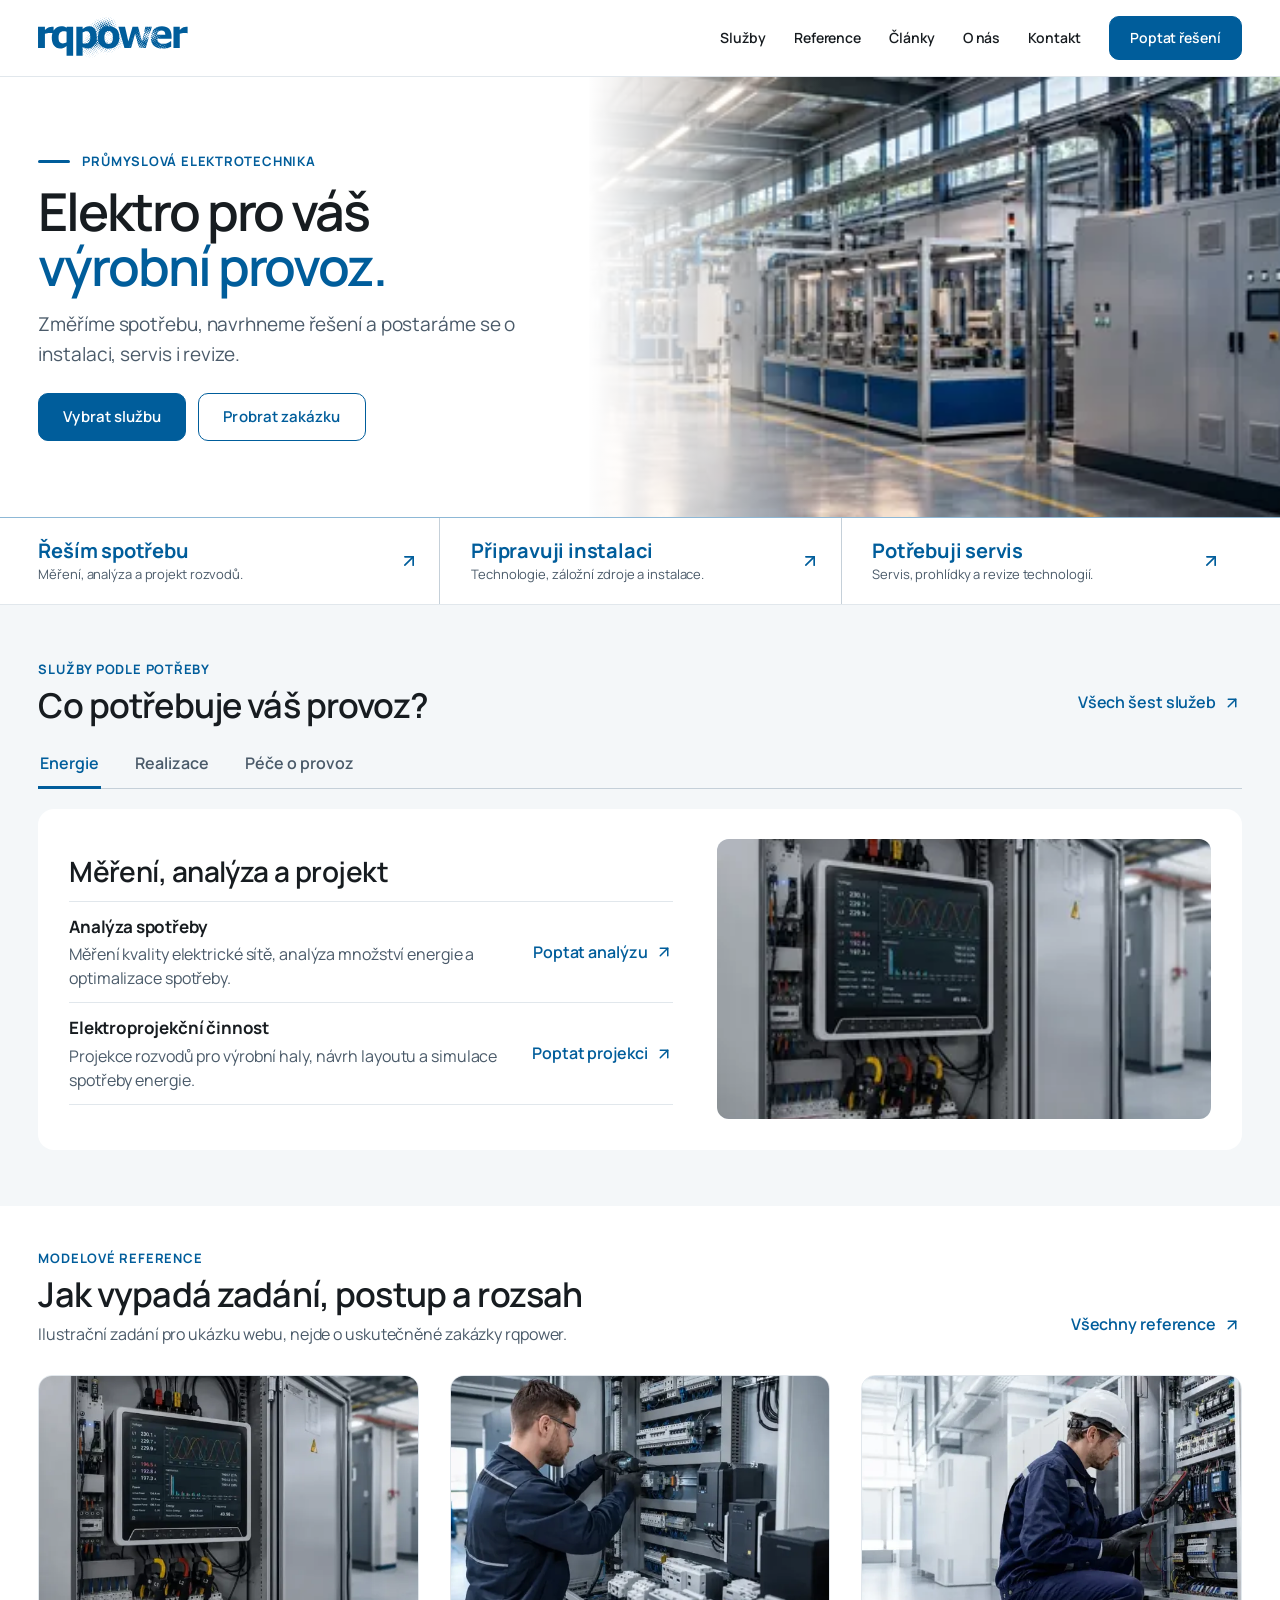
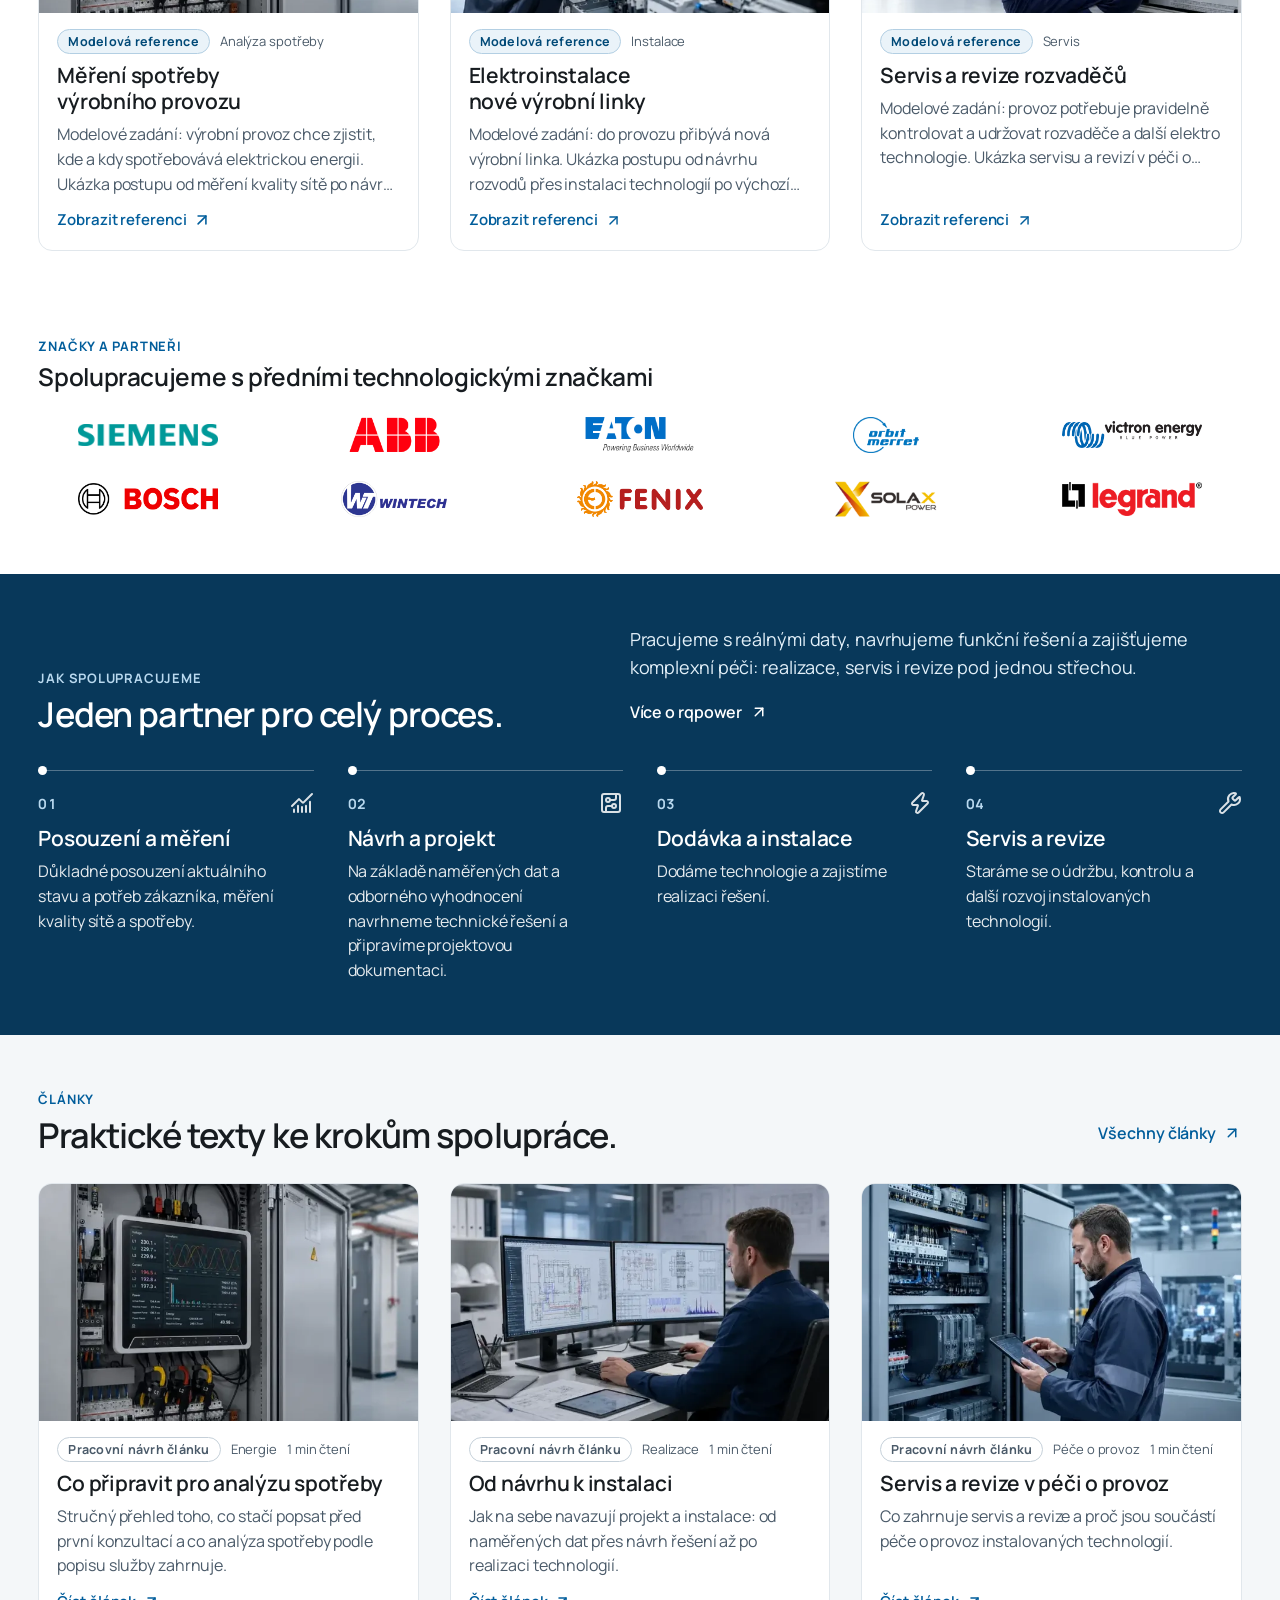
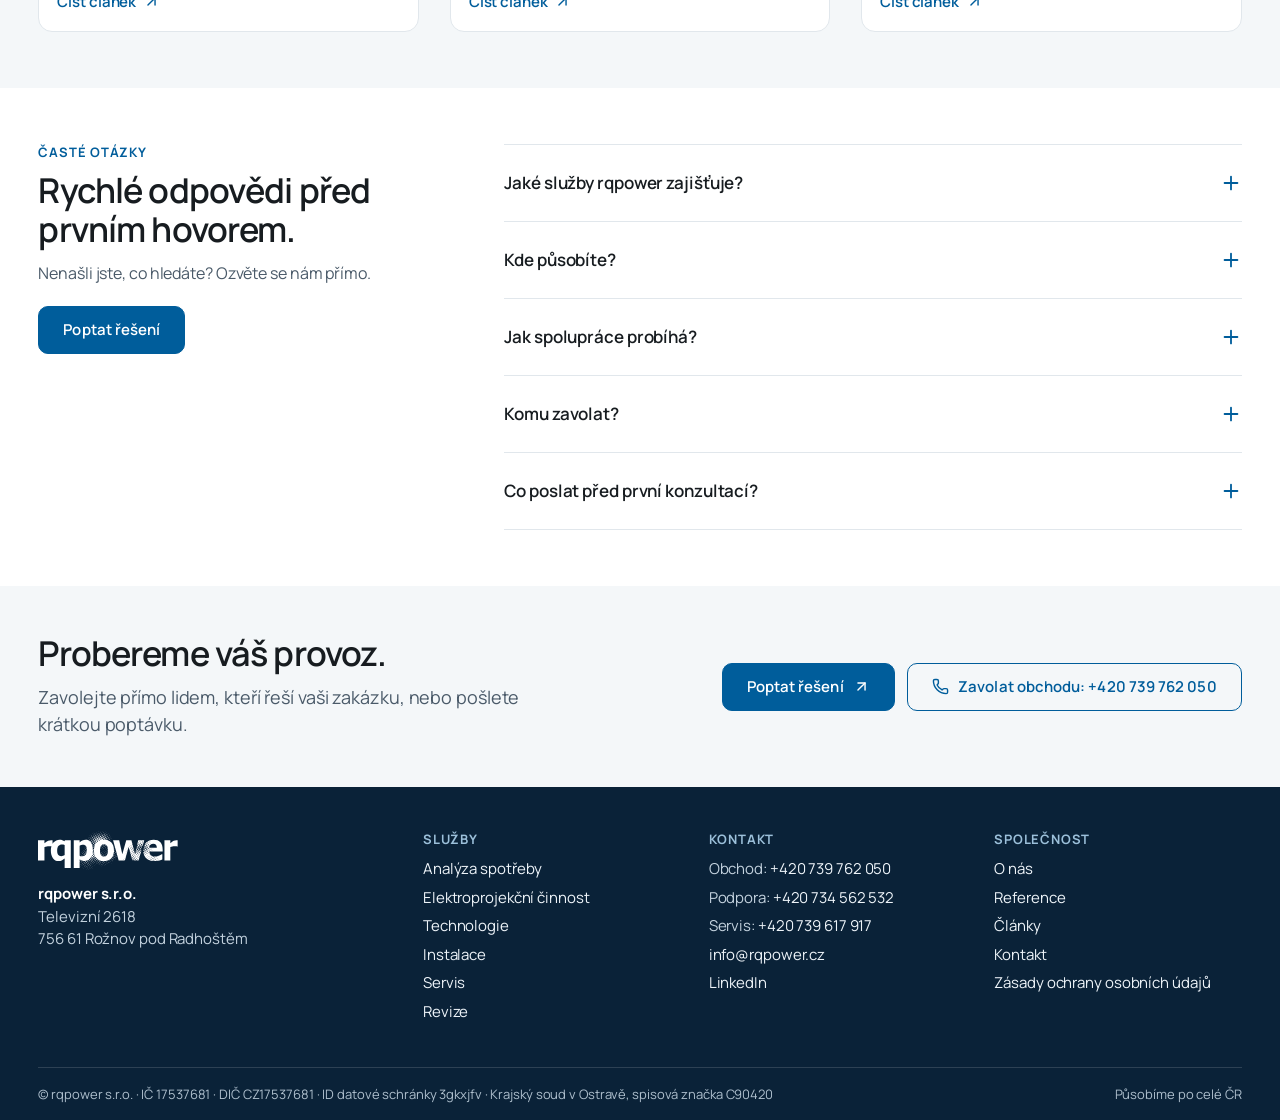
<file: public/index.html>
<!doctype html>
<html lang="cs">
<head>
	<meta charset="UTF-8">
	<meta name="viewport" content="width=device-width, initial-scale=1">
<meta name="robots" content="noindex, nofollow">
<meta name="description" content="Průmyslová elektrotechnika pro výrobní provozy: analýza spotřeby, elektroprojekce, technologie, instalace, servis a revize. Vyberte službu nebo pošlete poptávku.">
<title>rqpower – Průmyslová elektrotechnika</title>
<meta name="theme-color" content="#005d9b">
<link rel="preload" href="assets/fonts/manrope.2bf80b6594.woff2" as="font" type="font/woff2" crossorigin="anonymous"><link rel="stylesheet" href="assets/css/site.0c34764ad7.css"><script src="assets/js/site.99c2cde4f0.js" defer></script><link rel="icon" href="assets/img/favicon.df666a03af.png" sizes="32x32">
<link rel="icon" href="assets/img/favicon.de2a870208.png" sizes="192x192">
<link rel="apple-touch-icon" href="assets/img/favicon.de2a870208.png">
</head>

<body class="home wp-singular page-template-default page page-id-16 wp-custom-logo wp-embed-responsive wp-theme-twentytwentyfive wp-child-theme-rqpower-studio">

<a class="skip-link screen-reader-text" id="wp-skip-link" href="#obsah">Přeskočit na obsah</a><div class="wp-site-blocks"><header class="rq-site-header wp-block-template-part"><div class="wp-block-group rq-header is-layout-flow wp-block-group-is-layout-flow"><div class="wp-block-group rq-inner rq-header__inner is-layout-flow wp-block-group-is-layout-flow"><div class="wp-block-site-logo"><a href="index.html" class="custom-logo-link" rel="home" aria-current="page"><img fetchpriority="high" class="custom-logo rq-logo-svg" src="assets/img/rqpower-logo.0b63851498.svg" alt="rqpower" width="965" height="274" decoding="async"></a></div><nav class="is-responsive items-justified-right wp-block-navigation is-horizontal is-content-justification-right is-layout-flex wp-container-core-navigation-is-layout-b47938f7 wp-block-navigation-is-layout-flex" aria-label="Hlavní navigace"><button type="button" aria-haspopup="dialog" aria-label="Otevřít menu" class="wp-block-navigation__responsive-container-open"><svg width="24" height="24" xmlns="http://www.w3.org/2000/svg" viewbox="0 0 24 24" aria-hidden="true" focusable="false"><path d="M4 7.5h16v1.5H4z"></path><path d="M4 15h16v1.5H4z"></path></svg></button>
				<div class="wp-block-navigation__responsive-container has-text-color has-ink-color has-background has-white-background-color" id="modal-1" tabindex="-1">
					<div class="wp-block-navigation__responsive-close" tabindex="-1">
						<div class="wp-block-navigation__responsive-dialog">
							<button type="button" aria-label="Zavřít menu" class="wp-block-navigation__responsive-container-close"><svg xmlns="http://www.w3.org/2000/svg" viewbox="0 0 24 24" width="24" height="24" aria-hidden="true" focusable="false"><path d="m13.06 12 6.47-6.47-1.06-1.06L12 10.94 5.53 4.47 4.47 5.53 10.94 12l-6.47 6.47 1.06 1.06L12 13.06l6.47 6.47 1.06-1.06L13.06 12Z"></path></svg></button>
							<div class="wp-block-navigation__responsive-container-content" id="modal-1-content">
								<ul class="wp-block-navigation__container is-responsive items-justified-right wp-block-navigation" aria-label="Hlavní navigace"><li class="wp-block-navigation-item wp-block-navigation-link"><a class="wp-block-navigation-item__content" href="sluzby.html"><span class="wp-block-navigation-item__label">Služby</span></a></li><li class="wp-block-navigation-item wp-block-navigation-link"><a class="wp-block-navigation-item__content" href="reference.html"><span class="wp-block-navigation-item__label">Reference</span></a></li><li class="wp-block-navigation-item wp-block-navigation-link"><a class="wp-block-navigation-item__content" href="clanky.html"><span class="wp-block-navigation-item__label">Články</span></a></li><li class="wp-block-navigation-item wp-block-navigation-link"><a class="wp-block-navigation-item__content" href="o-nas.html"><span class="wp-block-navigation-item__label">O nás</span></a></li><li class="wp-block-navigation-item wp-block-navigation-link"><a class="wp-block-navigation-item__content" href="kontakt.html"><span class="wp-block-navigation-item__label">Kontakt</span></a></li><li class="wp-block-navigation-item rq-nav-cta wp-block-navigation-link"><a class="wp-block-navigation-item__content" href="kontakt.html#formular"><span class="wp-block-navigation-item__label">Poptat řešení</span></a></li></ul>
								
							</div>
						</div>
					</div>
				</div></nav></div></div></header>


<main id="obsah" class="wp-block-group rq-main is-layout-flow wp-block-group-is-layout-flow"><div class="entry-content wp-block-post-content is-layout-flow wp-block-post-content-is-layout-flow"><section class="wp-block-group rq-hero is-layout-flow wp-block-group-is-layout-flow"><div class="wp-block-group rq-inner is-layout-flow wp-block-group-is-layout-flow"><div class="wp-block-group rq-hero__copy is-layout-flow wp-block-group-is-layout-flow"><p class="rq-eyebrow wp-block-paragraph">Průmyslová elektrotechnika</p><h1 class="wp-block-heading">Elektro pro váš<br><span class="rq-blue">výrobní provoz.</span></h1><p class="rq-lead wp-block-paragraph">Změříme spotřebu, navrhneme řešení a postaráme se o instalaci, servis i revize.</p><div class="wp-block-buttons is-layout-flex wp-block-buttons-is-layout-flex"><div class="wp-block-button"><a class="wp-block-button__link wp-element-button" href="#reseni">Vybrat službu</a></div><div class="wp-block-button is-style-outline is-style-outline--2"><a class="wp-block-button__link wp-element-button" href="kontakt.html?sluzba=konzultace#formular">Probrat zakázku</a></div></div></div></div><figure class="wp-block-image size-full rq-hero__media"><img fetchpriority="high" decoding="async" width="1942" height="809" src="assets/img/photo-67fdb945-768w.285c93cabc.webp" alt="Ilustrační AI vizualizace moderního výrobního provozu s rozvaděči, technologickými linkami a kabelovými trasami. Nejde o fotografii ani o skutečnou instalaci rqpower." class="wp-image-107" srcset="assets/img/photo-67fdb945-480w.881de0aafc.webp 480w, assets/img/photo-67fdb945-768w.285c93cabc.webp 768w, assets/img/photo-67fdb945-1280w.33dc551869.webp 1280w, assets/img/photo-67fdb945-1920w.a0989db92e.webp 1920w" sizes="(max-width: 640px) calc(100vw - 44px), (max-width: 900px) 720px, 54vw" loading="eager"></figure></section><section class="wp-block-group rq-quick is-layout-flow wp-block-group-is-layout-flow"><div class="wp-block-group rq-inner is-layout-flow wp-block-group-is-layout-flow"><h2 class="wp-block-heading rq-vh">Rychlé cesty podle potřeby</h2><div class="wp-block-group rq-quick__grid is-layout-flow wp-block-group-is-layout-flow"><div class="wp-block-group rq-need is-layout-flow wp-block-group-is-layout-flow"><p class="rq-need__t wp-block-paragraph"><a href="#reseni-energie">Řeším spotřebu</a></p><p class="rq-need__d wp-block-paragraph">Měření, analýza a projekt rozvodů.</p></div><div class="wp-block-group rq-need is-layout-flow wp-block-group-is-layout-flow"><p class="rq-need__t wp-block-paragraph"><a href="#reseni-realizace">Připravuji instalaci</a></p><p class="rq-need__d wp-block-paragraph">Technologie, záložní zdroje a instalace.</p></div><div class="wp-block-group rq-need is-layout-flow wp-block-group-is-layout-flow"><p class="rq-need__t wp-block-paragraph"><a href="#reseni-provoz">Potřebuji servis</a></p><p class="rq-need__d wp-block-paragraph">Servis, prohlídky a revize technologií.</p></div></div></div></section><section id="reseni" class="wp-block-group rq-band rq-selector is-layout-flow wp-block-group-is-layout-flow"><div class="wp-block-group rq-inner is-layout-flow wp-block-group-is-layout-flow"><div class="wp-block-group rq-head is-layout-flow wp-block-group-is-layout-flow"><div class="wp-block-group is-layout-flow wp-block-group-is-layout-flow"><p class="rq-eyebrow wp-block-paragraph">Služby podle potřeby</p><h2 class="wp-block-heading">Co potřebuje váš provoz?</h2></div><p class="rq-link wp-block-paragraph"><a href="sluzby.html">Všech šest služeb</a></p></div><div class="wp-block-group rq-tabs is-layout-flow wp-block-group-is-layout-flow"><p class="wp-block-paragraph"><a href="#reseni-energie">Energie</a></p><p class="wp-block-paragraph"><a href="#reseni-realizace">Realizace</a></p><p class="wp-block-paragraph"><a href="#reseni-provoz">Péče o provoz</a></p></div><div id="reseni-energie" class="wp-block-group rq-panel is-layout-flow wp-block-group-is-layout-flow"><div class="wp-block-group rq-panel__copy is-layout-flow wp-block-group-is-layout-flow"><h3 class="wp-block-heading">Měření, analýza a projekt</h3><div class="wp-block-group rq-minis is-layout-flow wp-block-group-is-layout-flow"><div class="wp-block-group rq-mini is-layout-flow wp-block-group-is-layout-flow"><p class="rq-mini__t wp-block-paragraph"><a href="sluzby.html#analyza">Analýza spotřeby</a></p><p class="rq-small wp-block-paragraph">Měření kvality elektrické sítě, analýza množství energie a optimalizace spotřeby.</p><p class="rq-link wp-block-paragraph"><a href="kontakt.html?sluzba=analyza#formular">Poptat analýzu</a></p></div><div class="wp-block-group rq-mini is-layout-flow wp-block-group-is-layout-flow"><p class="rq-mini__t wp-block-paragraph"><a href="sluzby.html#elektroprojekce">Elektroprojekční činnost</a></p><p class="rq-small wp-block-paragraph">Projekce rozvodů pro výrobní haly, návrh layoutu a simulace spotřeby energie.</p><p class="rq-link wp-block-paragraph"><a href="kontakt.html?sluzba=elektroprojekce#formular">Poptat projekci</a></p></div></div></div><figure class="wp-block-image size-full rq-media rq-op-center"><img width="1024" height="768" decoding="async" src="assets/img/photo-793eae66-640w.c644728075.webp" alt="Analýza spotřeby – fotografie z původního webu rqpower" class="wp-image-43" srcset="assets/img/photo-793eae66-320w.3817f1cb4c.webp 320w, assets/img/photo-793eae66-640w.c644728075.webp 640w, assets/img/photo-793eae66-960w.dcf38e5b04.webp 960w, assets/img/photo-793eae66-1024w.8912b800bb.webp 1024w" sizes="(max-width: 900px) calc(100vw - 72px), (max-width: 1240px) 40vw, 510px" loading="lazy"></figure></div><div id="reseni-realizace" class="wp-block-group rq-panel is-layout-flow wp-block-group-is-layout-flow"><div class="wp-block-group rq-panel__copy is-layout-flow wp-block-group-is-layout-flow"><h3 class="wp-block-heading">Technologie a instalace</h3><div class="wp-block-group rq-minis is-layout-flow wp-block-group-is-layout-flow"><div class="wp-block-group rq-mini is-layout-flow wp-block-group-is-layout-flow"><p class="rq-mini__t wp-block-paragraph"><a href="sluzby.html#technologie-vyroby">Technologie</a></p><p class="rq-small wp-block-paragraph">Elektrotechnologie, monitorování a řízení spotřeby, záložní zdroje a bateriové úložiště.</p><p class="rq-link wp-block-paragraph"><a href="kontakt.html?sluzba=technologie-vyroby#formular">Poptat technologii</a></p></div><div class="wp-block-group rq-mini is-layout-flow wp-block-group-is-layout-flow"><p class="rq-mini__t wp-block-paragraph"><a href="sluzby.html#montaze">Instalace</a></p><p class="rq-small wp-block-paragraph">Instalace dodaných technologií, doplnění, přesuny a přestavby technologických linek.</p><p class="rq-link wp-block-paragraph"><a href="kontakt.html?sluzba=montaze#formular">Poptat instalaci</a></p></div></div></div><figure class="wp-block-image size-full rq-media rq-op-upper"><img width="1024" height="768" decoding="async" src="assets/img/photo-520ef878-640w.e82d842412.webp" alt="Instalace – fotografie z původního webu rqpower" class="wp-image-56" srcset="assets/img/photo-520ef878-320w.875b9bf87f.webp 320w, assets/img/photo-520ef878-640w.e82d842412.webp 640w, assets/img/photo-520ef878-960w.75e50b21d7.webp 960w, assets/img/photo-520ef878-1024w.31d449db68.webp 1024w" sizes="(max-width: 900px) calc(100vw - 72px), (max-width: 1240px) 40vw, 510px" loading="lazy"></figure></div><div id="reseni-provoz" class="wp-block-group rq-panel is-layout-flow wp-block-group-is-layout-flow"><div class="wp-block-group rq-panel__copy is-layout-flow wp-block-group-is-layout-flow"><h3 class="wp-block-heading">Servis a revize</h3><div class="wp-block-group rq-minis is-layout-flow wp-block-group-is-layout-flow"><div class="wp-block-group rq-mini is-layout-flow wp-block-group-is-layout-flow"><p class="rq-mini__t wp-block-paragraph"><a href="sluzby.html#servis">Servis</a></p><p class="rq-small wp-block-paragraph">Servis nainstalovaných technologií, pravidelné prohlídky, záruční i pozáruční servis.</p><p class="rq-link wp-block-paragraph"><a href="kontakt.html?sluzba=servis#formular">Poptat servis</a></p></div><div class="wp-block-group rq-mini is-layout-flow wp-block-group-is-layout-flow"><p class="rq-mini__t wp-block-paragraph"><a href="sluzby.html#revize">Revize</a></p><p class="rq-small wp-block-paragraph">Výchozí a pravidelné revize technologií a průběžná konzultace aktuálního stavu.</p><p class="rq-link wp-block-paragraph"><a href="kontakt.html?sluzba=revize#formular">Poptat revizi</a></p></div></div></div><figure class="wp-block-image size-full rq-media rq-op-upper"><img width="1024" height="768" decoding="async" src="assets/img/photo-c323e0db-640w.01fb251b82.webp" alt="Servis – fotografie z původního webu rqpower" class="wp-image-62" srcset="assets/img/photo-c323e0db-320w.ee6504b4e7.webp 320w, assets/img/photo-c323e0db-640w.01fb251b82.webp 640w, assets/img/photo-c323e0db-960w.b999eca3d2.webp 960w, assets/img/photo-c323e0db-1024w.9e8eeabad1.webp 1024w" sizes="(max-width: 900px) calc(100vw - 72px), (max-width: 1240px) 40vw, 510px" loading="lazy"></figure></div></div></section><section id="reference" class="wp-block-group rq-band rq-band--tight is-layout-flow wp-block-group-is-layout-flow"><div class="wp-block-group rq-inner is-layout-flow wp-block-group-is-layout-flow"><div class="wp-block-group rq-head is-layout-flow wp-block-group-is-layout-flow"><div class="wp-block-group is-layout-flow wp-block-group-is-layout-flow"><p class="rq-eyebrow wp-block-paragraph">Modelové reference</p><h2 class="wp-block-heading">Jak vypadá zadání, postup a rozsah</h2><p class="rq-text wp-block-paragraph">Ilustrační zadání pro ukázku webu, nejde o uskutečněné zakázky rqpower.</p></div><p class="rq-link wp-block-paragraph"><a href="reference.html">Všechny reference</a></p></div><ul class="rq-articles rq-references rq-articles--home"><li class="rq-acard rq-card"><div class="rq-acard__media"><img width="768" height="576" src="assets/img/photo-fe93b147-640w.0388a98c36.webp" class="attachment-medium_large size-medium_large wp-post-image" alt="" decoding="async" srcset="assets/img/photo-fe93b147-160w.c65b7bfba8.webp 160w, assets/img/photo-fe93b147-320w.e825bdcef1.webp 320w, assets/img/photo-fe93b147-640w.0388a98c36.webp 640w, assets/img/photo-fe93b147-768w.fedf4c9ef2.webp 768w" sizes="(max-width: 640px) 88px, (max-width: 1100px) 46vw, 392px" loading="lazy"></div><div class="rq-acard__body"><p class="rq-acard__meta"><span class="rq-tag rq-tag--model">Modelová reference</span><span>Analýza spotřeby</span></p><h3><a href="reference-mereni-spotreby.html">Měření spotřeby výrobního provozu</a></h3><p class="rq-acard__text">Modelové zadání: výrobní provoz chce zjistit, kde a kdy spotřebovává elektrickou energii. Ukázka postupu od měření kvality sítě po návrh opatření.</p><span class="rq-acard__more" aria-hidden="true">Zobrazit referenci</span></div></li><li class="rq-acard rq-card"><div class="rq-acard__media"><img width="768" height="576" src="assets/img/photo-dcb79928-640w.f2146d2404.webp" class="attachment-medium_large size-medium_large wp-post-image" alt="" decoding="async" srcset="assets/img/photo-dcb79928-160w.c78f2d6df3.webp 160w, assets/img/photo-dcb79928-320w.c2168d30fb.webp 320w, assets/img/photo-dcb79928-640w.f2146d2404.webp 640w, assets/img/photo-dcb79928-768w.587de576ea.webp 768w" sizes="(max-width: 640px) 88px, (max-width: 1100px) 46vw, 392px" loading="lazy"></div><div class="rq-acard__body"><p class="rq-acard__meta"><span class="rq-tag rq-tag--model">Modelová reference</span><span>Instalace</span></p><h3><a href="reference-elektroinstalace-linky.html">Elektroinstalace nové výrobní linky</a></h3><p class="rq-acard__text">Modelové zadání: do provozu přibývá nová výrobní linka. Ukázka postupu od návrhu rozvodů přes instalaci technologií po výchozí revizi.</p><span class="rq-acard__more" aria-hidden="true">Zobrazit referenci</span></div></li><li class="rq-acard rq-card"><div class="rq-acard__media"><img width="768" height="432" src="assets/img/photo-534a845c-640w.96361784c7.webp" class="attachment-medium_large size-medium_large wp-post-image" alt="" decoding="async" srcset="assets/img/photo-534a845c-160w.6f34546d95.webp 160w, assets/img/photo-534a845c-320w.7484b35dd8.webp 320w, assets/img/photo-534a845c-640w.96361784c7.webp 640w, assets/img/photo-534a845c-768w.311b3dca75.webp 768w" sizes="(max-width: 640px) 88px, (max-width: 1100px) 46vw, 392px" loading="lazy"></div><div class="rq-acard__body"><p class="rq-acard__meta"><span class="rq-tag rq-tag--model">Modelová reference</span><span>Servis</span></p><h3><a href="reference-servis-revize-rozvadecu.html">Servis a revize rozvaděčů</a></h3><p class="rq-acard__text">Modelové zadání: provoz potřebuje pravidelně kontrolovat a udržovat rozvaděče a další elektro technologie. Ukázka servisu a revizí v péči o provoz.</p><span class="rq-acard__more" aria-hidden="true">Zobrazit referenci</span></div></li></ul></div></section><section id="partneri" class="wp-block-group rq-band rq-band--tight rq-brands is-layout-flow wp-block-group-is-layout-flow"><div class="wp-block-group rq-inner is-layout-flow wp-block-group-is-layout-flow"><div class="wp-block-group rq-head is-layout-flow wp-block-group-is-layout-flow"><div class="wp-block-group is-layout-flow wp-block-group-is-layout-flow"><p class="rq-eyebrow wp-block-paragraph">Značky a partneři</p><h2 class="wp-block-heading">Spolupracujeme s předními technologickými značkami</h2></div></div><div class="wp-block-group rq-logos is-layout-flow wp-block-group-is-layout-flow"><figure class="wp-block-image size-full rq-logo"><img width="2560" height="407" decoding="async" src="assets/img/partner-siemens.b0d8bdd0c1.png" alt="Siemens" class="wp-image-63" loading="lazy"></figure><figure class="wp-block-image size-full rq-logo"><img width="800" height="600" decoding="async" src="assets/img/partner-abb.7bba24940c.png" alt="ABB" class="wp-image-37" loading="lazy"></figure><figure class="wp-block-image size-full rq-logo"><img width="181" height="57" decoding="async" src="assets/img/partner-eaton.b0e97c2b6e.png" alt="Eaton" class="wp-image-44" loading="lazy"></figure><figure class="wp-block-image size-full rq-logo"><img width="1617" height="875" decoding="async" src="assets/img/partner-orbit-merret.979f32dd9e.png" alt="ORBIT MERRET" class="wp-image-57" loading="lazy"></figure><figure class="wp-block-image size-full rq-logo"><img width="261" height="50" decoding="async" src="assets/img/partner-victron-energy.b8af4dac78.png" alt="Victron Energy" class="wp-image-67" loading="lazy"></figure><figure class="wp-block-image size-full rq-logo"><img width="500" height="113" decoding="async" src="assets/img/partner-bosch.c7b3cd0148.png" alt="Bosch" class="wp-image-38" loading="lazy"></figure><figure class="wp-block-image size-full rq-logo"><img width="400" height="136" decoding="async" src="assets/img/partner-wt-wintech.791fe65b1d.png" alt="WT WINTECH" class="wp-image-51" loading="lazy"></figure><figure class="wp-block-image size-full rq-logo"><img width="459" height="131" decoding="async" src="assets/img/partner-fenix.1af3cfc7b3.png" alt="Fenix" class="wp-image-50" loading="lazy"></figure><figure class="wp-block-image size-full rq-logo"><img width="300" height="105" decoding="async" src="assets/img/partner-solax-power.e007d9b568.png" alt="SolaX Power" class="wp-image-49" loading="lazy"></figure><figure class="wp-block-image size-full rq-logo"><img width="215" height="52" decoding="async" src="assets/img/partner-legrand.5daf466ae4.png" alt="Legrand" class="wp-image-48" loading="lazy"></figure></div></div></section><section id="jak-pracujeme" class="wp-block-group rq-process is-layout-flow wp-block-group-is-layout-flow"><div class="wp-block-group rq-inner is-layout-flow wp-block-group-is-layout-flow"><div class="wp-block-group rq-head is-layout-flow wp-block-group-is-layout-flow"><div class="wp-block-group is-layout-flow wp-block-group-is-layout-flow"><p class="rq-eyebrow wp-block-paragraph">Jak spolupracujeme</p><h2 class="wp-block-heading">Jeden partner pro celý proces.</h2></div><div class="wp-block-group is-layout-flow wp-block-group-is-layout-flow"><p class="rq-lead wp-block-paragraph">Pracujeme s reálnými daty, navrhujeme funkční řešení a zajišťujeme komplexní péči: realizace, servis i revize pod jednou střechou.</p><p class="rq-link wp-block-paragraph"><a href="o-nas.html">Více o rqpower</a></p></div></div><div class="wp-block-group rq-grid rq-grid--4 is-layout-flow wp-block-group-is-layout-flow"><div class="wp-block-group rq-step rq-card is-layout-flow wp-block-group-is-layout-flow"><p class="rq-num wp-block-paragraph">01</p><h3 class="wp-block-heading">Posouzení a měření</h3><p class="rq-text wp-block-paragraph">Důkladné posouzení aktuálního stavu a potřeb zákazníka, měření kvality sítě a spotřeby.</p></div><div class="wp-block-group rq-step rq-card is-layout-flow wp-block-group-is-layout-flow"><p class="rq-num wp-block-paragraph">02</p><h3 class="wp-block-heading">Návrh a projekt</h3><p class="rq-text wp-block-paragraph">Na základě naměřených dat a odborného vyhodnocení navrhneme technické řešení a připravíme projektovou dokumentaci.</p></div><div class="wp-block-group rq-step rq-card is-layout-flow wp-block-group-is-layout-flow"><p class="rq-num wp-block-paragraph">03</p><h3 class="wp-block-heading">Dodávka a instalace</h3><p class="rq-text wp-block-paragraph">Dodáme technologie a zajistíme realizaci řešení.</p></div><div class="wp-block-group rq-step rq-card is-layout-flow wp-block-group-is-layout-flow"><p class="rq-num wp-block-paragraph">04</p><h3 class="wp-block-heading">Servis a revize</h3><p class="rq-text wp-block-paragraph">Staráme se o údržbu, kontrolu a další rozvoj instalovaných technologií.</p></div></div></div></section><section id="clanky" class="wp-block-group rq-band rq-band--gray is-layout-flow wp-block-group-is-layout-flow"><div class="wp-block-group rq-inner is-layout-flow wp-block-group-is-layout-flow"><div class="wp-block-group rq-head is-layout-flow wp-block-group-is-layout-flow"><div class="wp-block-group is-layout-flow wp-block-group-is-layout-flow"><p class="rq-eyebrow wp-block-paragraph">Články</p><h2 class="wp-block-heading">Praktické texty ke krokům spolupráce.</h2></div><p class="rq-link wp-block-paragraph"><a href="clanky.html">Všechny články</a></p></div><ul class="rq-articles rq-articles--home"><li class="rq-acard rq-card" data-topic="energie"><div class="rq-acard__media"><img width="768" height="576" src="assets/img/photo-fe93b147-640w.0388a98c36.webp" class="attachment-medium_large size-medium_large wp-post-image" alt="" decoding="async" srcset="assets/img/photo-fe93b147-160w.c65b7bfba8.webp 160w, assets/img/photo-fe93b147-320w.e825bdcef1.webp 320w, assets/img/photo-fe93b147-640w.0388a98c36.webp 640w, assets/img/photo-fe93b147-768w.fedf4c9ef2.webp 768w" sizes="(max-width: 640px) 88px, (max-width: 1100px) 46vw, 392px" loading="lazy"></div><div class="rq-acard__body"><p class="rq-acard__meta"><span class="rq-tag">Pracovní návrh článku</span><span>Energie</span><span>1 min čtení</span></p><h3><a href="clanek-co-pripravit-pro-analyzu-spotreby.html">Co připravit pro analýzu spotřeby</a></h3><p class="rq-acard__text">Stručný přehled toho, co stačí popsat před první konzultací a co analýza spotřeby podle popisu služby zahrnuje.</p><span class="rq-acard__more" aria-hidden="true">Číst článek</span></div></li><li class="rq-acard rq-card" data-topic="realizace"><div class="rq-acard__media"><img width="768" height="576" src="assets/img/photo-63926ec2-640w.8a1278bcd1.webp" class="attachment-medium_large size-medium_large wp-post-image" alt="" decoding="async" srcset="assets/img/photo-63926ec2-160w.c726fdc669.webp 160w, assets/img/photo-63926ec2-320w.6631b352a3.webp 320w, assets/img/photo-63926ec2-640w.8a1278bcd1.webp 640w, assets/img/photo-63926ec2-768w.2bf6c5ff76.webp 768w" sizes="(max-width: 640px) 88px, (max-width: 1100px) 46vw, 392px" loading="lazy"></div><div class="rq-acard__body"><p class="rq-acard__meta"><span class="rq-tag">Pracovní návrh článku</span><span>Realizace</span><span>1 min čtení</span></p><h3><a href="clanek-od-navrhu-k-instalaci.html">Od návrhu k instalaci</a></h3><p class="rq-acard__text">Jak na sebe navazují projekt a instalace: od naměřených dat přes návrh řešení až po realizaci technologií.</p><span class="rq-acard__more" aria-hidden="true">Číst článek</span></div></li><li class="rq-acard rq-card" data-topic="provoz"><div class="rq-acard__media"><img width="768" height="576" src="assets/img/photo-6f438e32-640w.d6e8ad58a0.webp" class="attachment-medium_large size-medium_large wp-post-image" alt="" decoding="async" srcset="assets/img/photo-6f438e32-160w.0d2ef8a748.webp 160w, assets/img/photo-6f438e32-320w.81a541ef04.webp 320w, assets/img/photo-6f438e32-640w.d6e8ad58a0.webp 640w, assets/img/photo-6f438e32-768w.7c5a50ecc8.webp 768w" sizes="(max-width: 640px) 88px, (max-width: 1100px) 46vw, 392px" loading="lazy"></div><div class="rq-acard__body"><p class="rq-acard__meta"><span class="rq-tag">Pracovní návrh článku</span><span>Péče o provoz</span><span>1 min čtení</span></p><h3><a href="clanek-servis-a-revize-v-peci-o-provoz.html">Servis a revize v péči o provoz</a></h3><p class="rq-acard__text">Co zahrnuje servis a revize a proč jsou součástí péče o provoz instalovaných technologií.</p><span class="rq-acard__more" aria-hidden="true">Číst článek</span></div></li></ul></div></section><section id="faq" class="wp-block-group rq-band is-layout-flow wp-block-group-is-layout-flow"><div class="wp-block-group rq-inner is-layout-flow wp-block-group-is-layout-flow"><div class="wp-block-group rq-split rq-split--faq is-layout-flow wp-block-group-is-layout-flow"><div class="wp-block-group is-layout-flow wp-block-group-is-layout-flow"><p class="rq-eyebrow wp-block-paragraph">Časté otázky</p><h2 class="wp-block-heading">Rychlé odpovědi před prvním hovorem.</h2><p class="rq-text wp-block-paragraph">Nenašli jste, co hledáte? Ozvěte se nám přímo.</p><div class="wp-block-buttons is-layout-flex wp-block-buttons-is-layout-flex"><div class="wp-block-button"><a class="wp-block-button__link wp-element-button" href="kontakt.html?sluzba=konzultace#formular">Poptat řešení</a></div></div></div><div class="wp-block-group rq-faq is-layout-flow wp-block-group-is-layout-flow"><details class="wp-block-details is-layout-flow wp-block-details-is-layout-flow"><summary>Jaké služby rqpower zajišťuje?</summary><p class="wp-block-paragraph">Zajišťujeme šest služeb: analýzu spotřeby, elektroprojekční činnost, dodávky technologií, instalaci, servis a revize. Podrobný popis najdete na stránce <a href="sluzby.html">Služby</a>.</p></details><details class="wp-block-details is-layout-flow wp-block-details-is-layout-flow"><summary>Kde působíte?</summary><p class="wp-block-paragraph">Jsme česká společnost a působíme po celé ČR. Snažíme se být vždy nablízku, abychom Vám poskytli ten nejlepší možný servis.</p></details><details class="wp-block-details is-layout-flow wp-block-details-is-layout-flow"><summary>Jak spolupráce probíhá?</summary><p class="wp-block-paragraph">Každý projekt začínáme důkladným posouzením aktuálního stavu a potřeb zákazníka. Na základě naměřených dat navrhneme řešení, připravíme projektovou dokumentaci a zajistíme realizaci. Následně se staráme o údržbu, kontrolu a další rozvoj instalovaných technologií.</p></details><details class="wp-block-details is-layout-flow wp-block-details-is-layout-flow"><summary>Komu zavolat?</summary><p>Obchod (nová zakázka nebo nabídka): <a href="tel:+420739762050">+420 739 762 050</a>. Podpora (technický dotaz): <a href="tel:+420734562532">+420 734 562 532</a>. Servis (oprava nebo údržba zařízení): <a href="tel:+420739617917">+420 739 617 917</a>. Obecný kontakt: <a href="mailto:info@rqpower.cz">info@rqpower.cz</a>.</p></details><details class="wp-block-details is-layout-flow wp-block-details-is-layout-flow"><summary>Co poslat před první konzultací?</summary><p class="wp-block-paragraph">Doporučujeme stručně popsat provoz nebo technologii, co chcete řešit (spotřebu, novou instalaci, servis nebo revizi) a jak vás můžeme kontaktovat. Pokud máte po ruce dokumentaci nebo výsledky dřívějšího měření, můžete je zmínit.</p></details></div></div></div></section><section id="kontakt" class="wp-block-group rq-cta is-layout-flow wp-block-group-is-layout-flow"><div class="wp-block-group rq-inner is-layout-flow wp-block-group-is-layout-flow"><div class="wp-block-group rq-cta__grid is-layout-flow wp-block-group-is-layout-flow"><div class="wp-block-group is-layout-flow wp-block-group-is-layout-flow"><h2 class="wp-block-heading">Probereme váš provoz.</h2><p class="rq-lead wp-block-paragraph">Zavolejte přímo lidem, kteří řeší vaši zakázku, nebo pošlete krátkou poptávku.</p></div><div class="wp-block-buttons is-layout-flex wp-block-buttons-is-layout-flex"><div class="wp-block-button"><a class="wp-block-button__link wp-element-button" href="kontakt.html?sluzba=konzultace#formular">Poptat řešení</a></div><div class="wp-block-button is-style-outline is-style-outline--3"><a class="wp-block-button__link wp-element-button" href="tel:+420739762050">Zavolat obchodu: +420 739 762 050</a></div></div></div></div></section></div></main>


<footer class="rq-site-footer wp-block-template-part"><div class="wp-block-group rq-inner is-layout-flow wp-block-group-is-layout-flow"><div class="wp-block-group rq-footer__grid is-layout-flow wp-block-group-is-layout-flow"><div class="wp-block-group is-layout-flow wp-block-group-is-layout-flow"><div class="wp-block-site-logo"><a href="index.html" class="custom-logo-link" rel="home" aria-current="page"><img class="custom-logo rq-logo-svg" src="assets/img/rqpower-logo.0b63851498.svg" alt="rqpower" width="965" height="274" decoding="async" loading="lazy"></a></div><p class="wp-block-paragraph"><strong>rqpower s.r.o.</strong><br>Televizní 2618<br>756 61 Rožnov pod Radhoštěm</p></div><div class="wp-block-group is-layout-flow wp-block-group-is-layout-flow"><h2 class="wp-block-heading">Služby</h2><p class="wp-block-paragraph"><a href="sluzby.html#analyza">Analýza spotřeby</a></p><p class="wp-block-paragraph"><a href="sluzby.html#elektroprojekce">Elektroprojekční činnost</a></p><p class="wp-block-paragraph"><a href="sluzby.html#technologie-vyroby">Technologie</a></p><p class="wp-block-paragraph"><a href="sluzby.html#montaze">Instalace</a></p><p class="wp-block-paragraph"><a href="sluzby.html#servis">Servis</a></p><p class="wp-block-paragraph"><a href="sluzby.html#revize">Revize</a></p></div><div class="wp-block-group is-layout-flow wp-block-group-is-layout-flow"><h2 class="wp-block-heading">Kontakt</h2><p>Obchod: <a href="tel:+420739762050">+420 739 762 050</a></p><p>Podpora: <a href="tel:+420734562532">+420 734 562 532</a></p><p>Servis: <a href="tel:+420739617917">+420 739 617 917</a></p><p><a href="mailto:info@rqpower.cz">info@rqpower.cz</a></p><p class="wp-block-paragraph"><a href="https://www.linkedin.com/company/rq-power-s-r-o" rel="noopener">LinkedIn</a></p></div><div class="wp-block-group is-layout-flow wp-block-group-is-layout-flow"><h2 class="wp-block-heading">Společnost</h2><p class="wp-block-paragraph"><a href="o-nas.html">O nás</a></p><p class="wp-block-paragraph"><a href="reference.html">Reference</a></p><p class="wp-block-paragraph"><a href="clanky.html">Články</a></p><p class="wp-block-paragraph"><a href="kontakt.html">Kontakt</a></p><p class="wp-block-paragraph"><a href="ochrana-udaju.html">Zásady ochrany osobních údajů</a></p></div></div><div class="wp-block-group rq-footer__legal is-layout-flow wp-block-group-is-layout-flow"><p class="wp-block-paragraph">© rqpower s.r.o. · IČ 17537681 · DIČ CZ17537681 · ID datové schránky 3gkxjfv · Krajský soud v Ostravě, spisová značka C90420</p><p class="wp-block-paragraph">Působíme po celé ČR</p></div></div></footer>
</div>
</body>
</html>
</file>
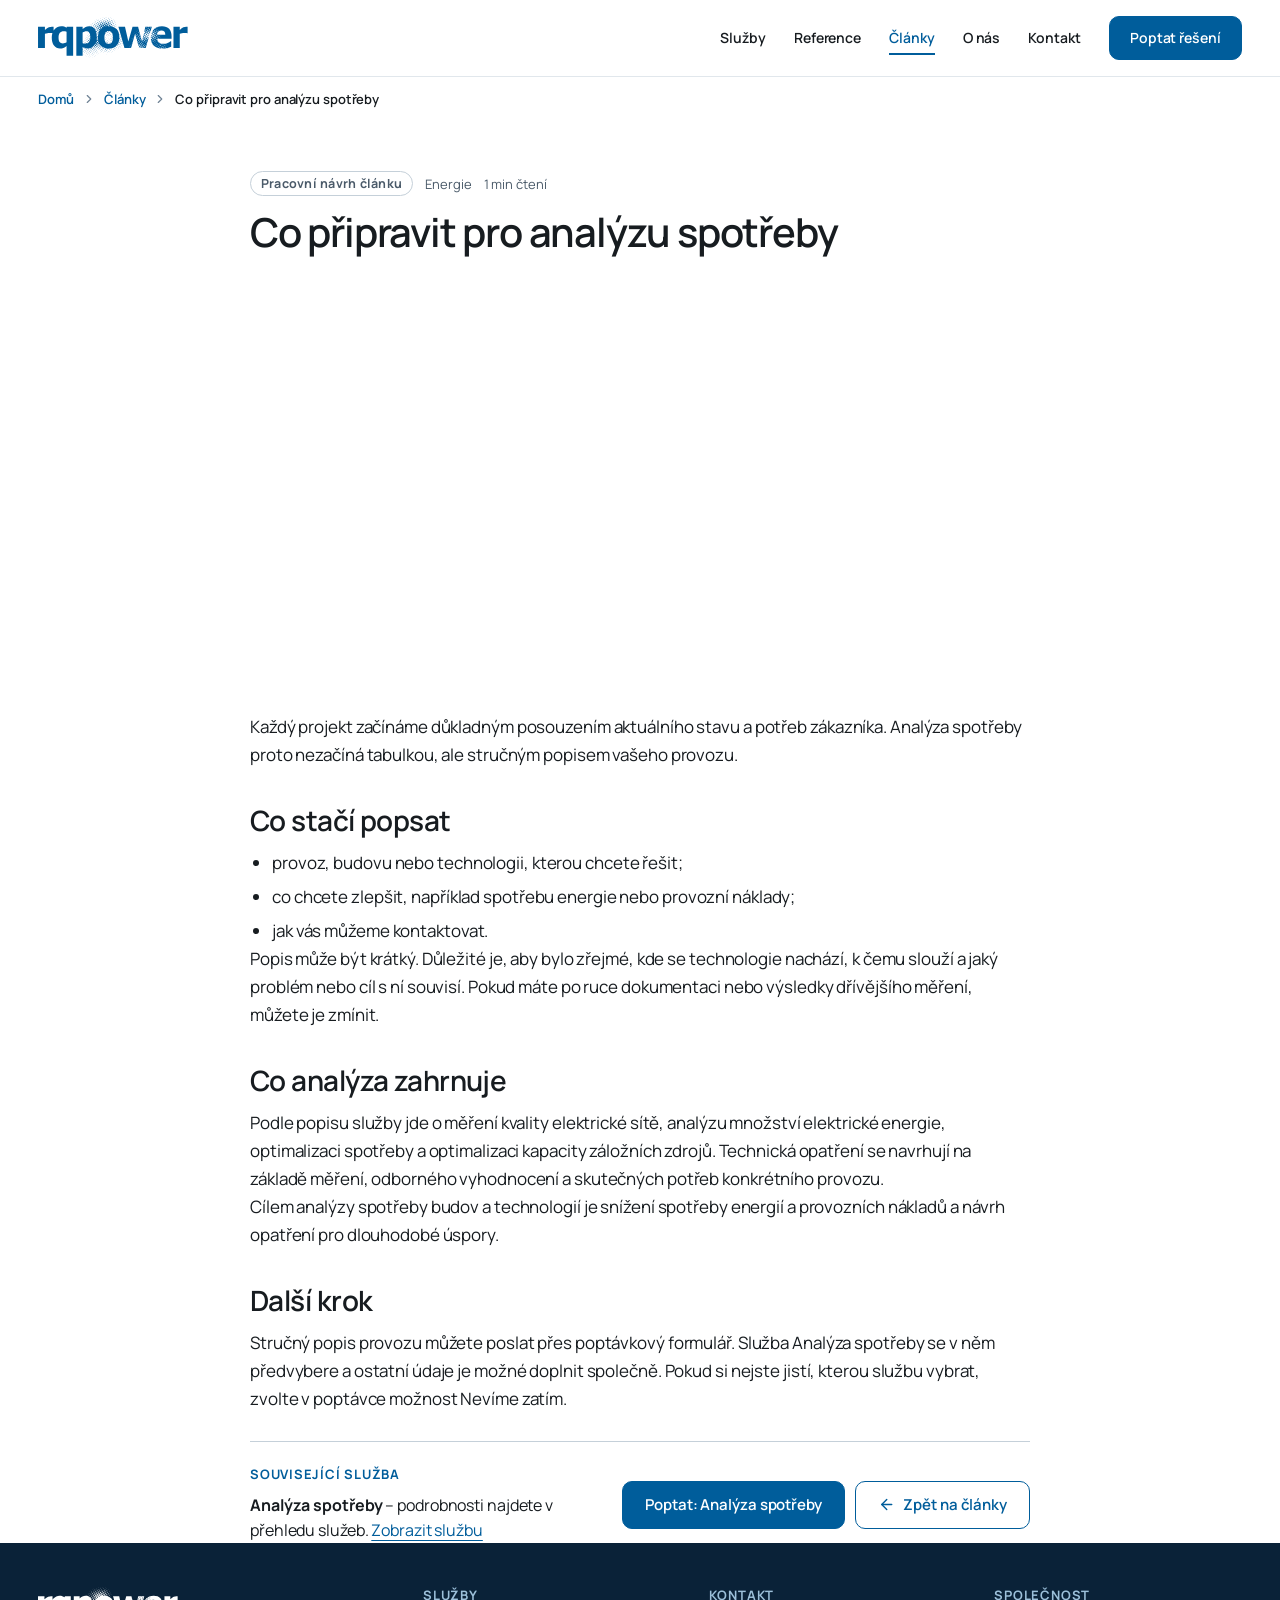
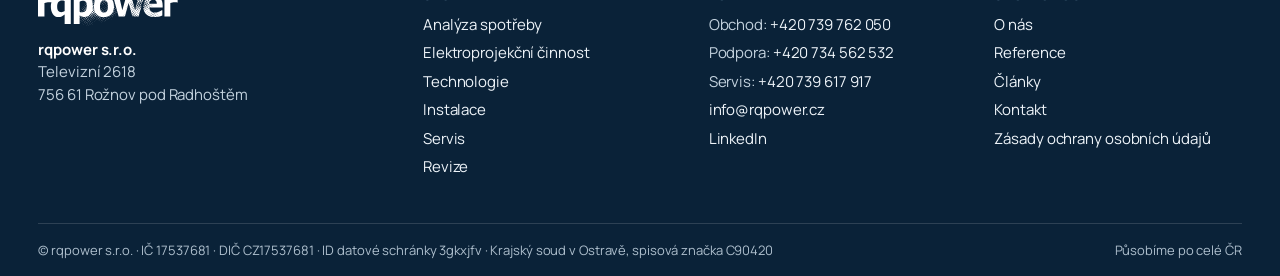
<file: public/clanek-co-pripravit-pro-analyzu-spotreby.html>
<!doctype html>
<html lang="cs">
<head>
	<meta charset="UTF-8">
	<meta name="viewport" content="width=device-width, initial-scale=1">
<meta name="robots" content="noindex, nofollow">
<meta name="description" content="Stručný přehled toho, co stačí popsat před první konzultací a co analýza spotřeby podle popisu služby zahrnuje.">
<title>Co připravit pro analýzu spotřeby – rqpower</title>
<meta name="theme-color" content="#005d9b">
<link rel="preload" href="assets/fonts/manrope.2bf80b6594.woff2" as="font" type="font/woff2" crossorigin="anonymous"><link rel="stylesheet" href="assets/css/site.2ae4243630.css"><script src="assets/js/site.99c2cde4f0.js" defer></script><link rel="icon" href="assets/img/favicon.df666a03af.png" sizes="32x32">
<link rel="icon" href="assets/img/favicon.de2a870208.png" sizes="192x192">
<link rel="apple-touch-icon" href="assets/img/favicon.de2a870208.png">
</head>

<body class="wp-singular post-template-default single single-post postid-97 single-format-standard wp-custom-logo wp-embed-responsive wp-theme-twentytwentyfive wp-child-theme-rqpower-studio">

<a class="skip-link screen-reader-text" id="wp-skip-link" href="#obsah">Přeskočit na obsah</a><div class="wp-site-blocks"><header class="rq-site-header wp-block-template-part"><div class="wp-block-group rq-header is-layout-flow wp-block-group-is-layout-flow"><div class="wp-block-group rq-inner rq-header__inner is-layout-flow wp-block-group-is-layout-flow"><div class="wp-block-site-logo"><a href="index.html" class="custom-logo-link" rel="home"><img fetchpriority="high" class="custom-logo rq-logo-svg" src="assets/img/rqpower-logo.0b63851498.svg" alt="rqpower" width="965" height="274" decoding="async"></a></div><nav class="is-responsive items-justified-right wp-block-navigation is-horizontal is-content-justification-right is-layout-flex wp-container-core-navigation-is-layout-b47938f7 wp-block-navigation-is-layout-flex" aria-label="Hlavní navigace"><button type="button" aria-haspopup="dialog" aria-label="Otevřít menu" class="wp-block-navigation__responsive-container-open"><svg width="24" height="24" xmlns="http://www.w3.org/2000/svg" viewbox="0 0 24 24" aria-hidden="true" focusable="false"><path d="M4 7.5h16v1.5H4z"></path><path d="M4 15h16v1.5H4z"></path></svg></button>
				<div class="wp-block-navigation__responsive-container has-text-color has-ink-color has-background has-white-background-color" id="modal-1" tabindex="-1">
					<div class="wp-block-navigation__responsive-close" tabindex="-1">
						<div class="wp-block-navigation__responsive-dialog">
							<button type="button" aria-label="Zavřít menu" class="wp-block-navigation__responsive-container-close"><svg xmlns="http://www.w3.org/2000/svg" viewbox="0 0 24 24" width="24" height="24" aria-hidden="true" focusable="false"><path d="m13.06 12 6.47-6.47-1.06-1.06L12 10.94 5.53 4.47 4.47 5.53 10.94 12l-6.47 6.47 1.06 1.06L12 13.06l6.47 6.47 1.06-1.06L13.06 12Z"></path></svg></button>
							<div class="wp-block-navigation__responsive-container-content" id="modal-1-content">
								<ul class="wp-block-navigation__container is-responsive items-justified-right wp-block-navigation" aria-label="Hlavní navigace"><li class="wp-block-navigation-item wp-block-navigation-link"><a class="wp-block-navigation-item__content" href="sluzby.html"><span class="wp-block-navigation-item__label">Služby</span></a></li><li class="wp-block-navigation-item wp-block-navigation-link"><a class="wp-block-navigation-item__content" href="reference.html"><span class="wp-block-navigation-item__label">Reference</span></a></li><li class="wp-block-navigation-item wp-block-navigation-link"><a class="wp-block-navigation-item__content" href="clanky.html"><span class="wp-block-navigation-item__label">Články</span></a></li><li class="wp-block-navigation-item wp-block-navigation-link"><a class="wp-block-navigation-item__content" href="o-nas.html"><span class="wp-block-navigation-item__label">O nás</span></a></li><li class="wp-block-navigation-item wp-block-navigation-link"><a class="wp-block-navigation-item__content" href="kontakt.html"><span class="wp-block-navigation-item__label">Kontakt</span></a></li><li class="wp-block-navigation-item rq-nav-cta wp-block-navigation-link"><a class="wp-block-navigation-item__content" href="kontakt.html#formular"><span class="wp-block-navigation-item__label">Poptat řešení</span></a></li></ul>
								
							</div>
						</div>
					</div>
				</div></nav></div></div></header>


<main id="obsah" class="wp-block-group rq-main is-layout-flow wp-block-group-is-layout-flow"><nav class="rq-crumbs" aria-label="Drobečková navigace"><div class="rq-inner"><ol><li><a href="index.html">Domů</a></li><li><a href="clanky.html">Články</a></li><li><span aria-current="page">Co připravit pro analýzu spotřeby</span></li></ol></div></nav>

<section class="rq-intro rq-article-head"><div class="rq-inner"><div class="rq-article-meta"><span class="rq-tag">Pracovní návrh článku</span><span>Energie</span><span>1 min čtení</span></div><h1>Co připravit pro analýzu spotřeby</h1></div></section>


<div class="wp-block-group rq-inner is-layout-flow wp-block-group-is-layout-flow"><figure class="rq-article-img wp-block-post-featured-image"><img width="1024" height="768" src="assets/img/photo-793eae66-780w.8e523ce27f.webp" class="attachment-post-thumbnail size-post-thumbnail wp-post-image" alt="" style="object-fit:cover;" decoding="async" srcset="assets/img/photo-793eae66-480w.78a200756a.webp 480w, assets/img/photo-793eae66-780w.8e523ce27f.webp 780w, assets/img/photo-793eae66-1024w.8912b800bb.webp 1024w" sizes="(max-width: 780px) calc(100vw - 44px), 780px" loading="eager"></figure>


<div class="wp-block-group rq-article-body is-layout-flow wp-block-group-is-layout-flow"><div class="entry-content wp-block-post-content is-layout-flow wp-block-post-content-is-layout-flow"><p class="wp-block-paragraph">Každý projekt začínáme důkladným posouzením aktuálního stavu a potřeb zákazníka. Analýza spotřeby proto nezačíná tabulkou, ale stručným popisem vašeho provozu.</p><h2 class="wp-block-heading">Co stačí popsat</h2><ul class="wp-block-list"><li>provoz, budovu nebo technologii, kterou chcete řešit;</li><li>co chcete zlepšit, například spotřebu energie nebo provozní náklady;</li><li>jak vás můžeme kontaktovat.</li></ul><p class="wp-block-paragraph">Popis může být krátký. Důležité je, aby bylo zřejmé, kde se technologie nachází, k čemu slouží a jaký problém nebo cíl s ní souvisí. Pokud máte po ruce dokumentaci nebo výsledky dřívějšího měření, můžete je zmínit.</p><h2 class="wp-block-heading">Co analýza zahrnuje</h2><p class="wp-block-paragraph">Podle popisu služby jde o měření kvality elektrické sítě, analýzu množství elektrické energie, optimalizaci spotřeby a optimalizaci kapacity záložních zdrojů. Technická opatření se navrhují na základě měření, odborného vyhodnocení a skutečných potřeb konkrétního provozu.</p><p class="wp-block-paragraph">Cílem analýzy spotřeby budov a technologií je snížení spotřeby energií a provozních nákladů a návrh opatření pro dlouhodobé úspory.</p><h2 class="wp-block-heading">Další krok</h2><p class="wp-block-paragraph">Stručný popis provozu můžete poslat přes poptávkový formulář. Služba Analýza spotřeby se v něm předvybere a ostatní údaje je možné doplnit společně. Pokud si nejste jistí, kterou službu vybrat, zvolte v poptávce možnost Nevíme zatím.</p></div></div>


<aside class="rq-article-cta" aria-label="Související služba"><div><p class="rq-eyebrow">Související služba</p><p><strong>Analýza spotřeby</strong> – podrobnosti najdete v přehledu služeb. <a href="sluzby.html#analyza">Zobrazit službu</a></p></div><div class="rq-article-cta__btns"><a class="rq-btn" href="kontakt.html?sluzba=analyza#formular">Poptat: Analýza spotřeby</a><a class="rq-btn rq-btn--ghost" href="clanky.html"><span class="rq-ico rq-ico--back" aria-hidden="true"></span>Zpět na články</a></div></aside></div>
</main>


<footer class="rq-site-footer wp-block-template-part"><div class="wp-block-group rq-inner is-layout-flow wp-block-group-is-layout-flow"><div class="wp-block-group rq-footer__grid is-layout-flow wp-block-group-is-layout-flow"><div class="wp-block-group is-layout-flow wp-block-group-is-layout-flow"><div class="wp-block-site-logo"><a href="index.html" class="custom-logo-link" rel="home"><img class="custom-logo rq-logo-svg" src="assets/img/rqpower-logo.0b63851498.svg" alt="rqpower" width="965" height="274" decoding="async" loading="lazy"></a></div><p class="wp-block-paragraph"><strong>rqpower s.r.o.</strong><br>Televizní 2618<br>756 61 Rožnov pod Radhoštěm</p></div><div class="wp-block-group is-layout-flow wp-block-group-is-layout-flow"><h2 class="wp-block-heading">Služby</h2><p class="wp-block-paragraph"><a href="sluzby.html#analyza">Analýza spotřeby</a></p><p class="wp-block-paragraph"><a href="sluzby.html#elektroprojekce">Elektroprojekční činnost</a></p><p class="wp-block-paragraph"><a href="sluzby.html#technologie-vyroby">Technologie</a></p><p class="wp-block-paragraph"><a href="sluzby.html#montaze">Instalace</a></p><p class="wp-block-paragraph"><a href="sluzby.html#servis">Servis</a></p><p class="wp-block-paragraph"><a href="sluzby.html#revize">Revize</a></p></div><div class="wp-block-group is-layout-flow wp-block-group-is-layout-flow"><h2 class="wp-block-heading">Kontakt</h2><p>Obchod: <a href="tel:+420739762050">+420 739 762 050</a></p><p>Podpora: <a href="tel:+420734562532">+420 734 562 532</a></p><p>Servis: <a href="tel:+420739617917">+420 739 617 917</a></p><p><a href="mailto:info@rqpower.cz">info@rqpower.cz</a></p><p class="wp-block-paragraph"><a href="https://www.linkedin.com/company/rq-power-s-r-o" rel="noopener">LinkedIn</a></p></div><div class="wp-block-group is-layout-flow wp-block-group-is-layout-flow"><h2 class="wp-block-heading">Společnost</h2><p class="wp-block-paragraph"><a href="o-nas.html">O nás</a></p><p class="wp-block-paragraph"><a href="reference.html">Reference</a></p><p class="wp-block-paragraph"><a href="clanky.html">Články</a></p><p class="wp-block-paragraph"><a href="kontakt.html">Kontakt</a></p><p class="wp-block-paragraph"><a href="ochrana-udaju.html">Zásady ochrany osobních údajů</a></p></div></div><div class="wp-block-group rq-footer__legal is-layout-flow wp-block-group-is-layout-flow"><p class="wp-block-paragraph">© rqpower s.r.o. · IČ 17537681 · DIČ CZ17537681 · ID datové schránky 3gkxjfv · Krajský soud v Ostravě, spisová značka C90420</p><p class="wp-block-paragraph">Působíme po celé ČR</p></div></div></footer>
</div>
</body>
</html>
</file>
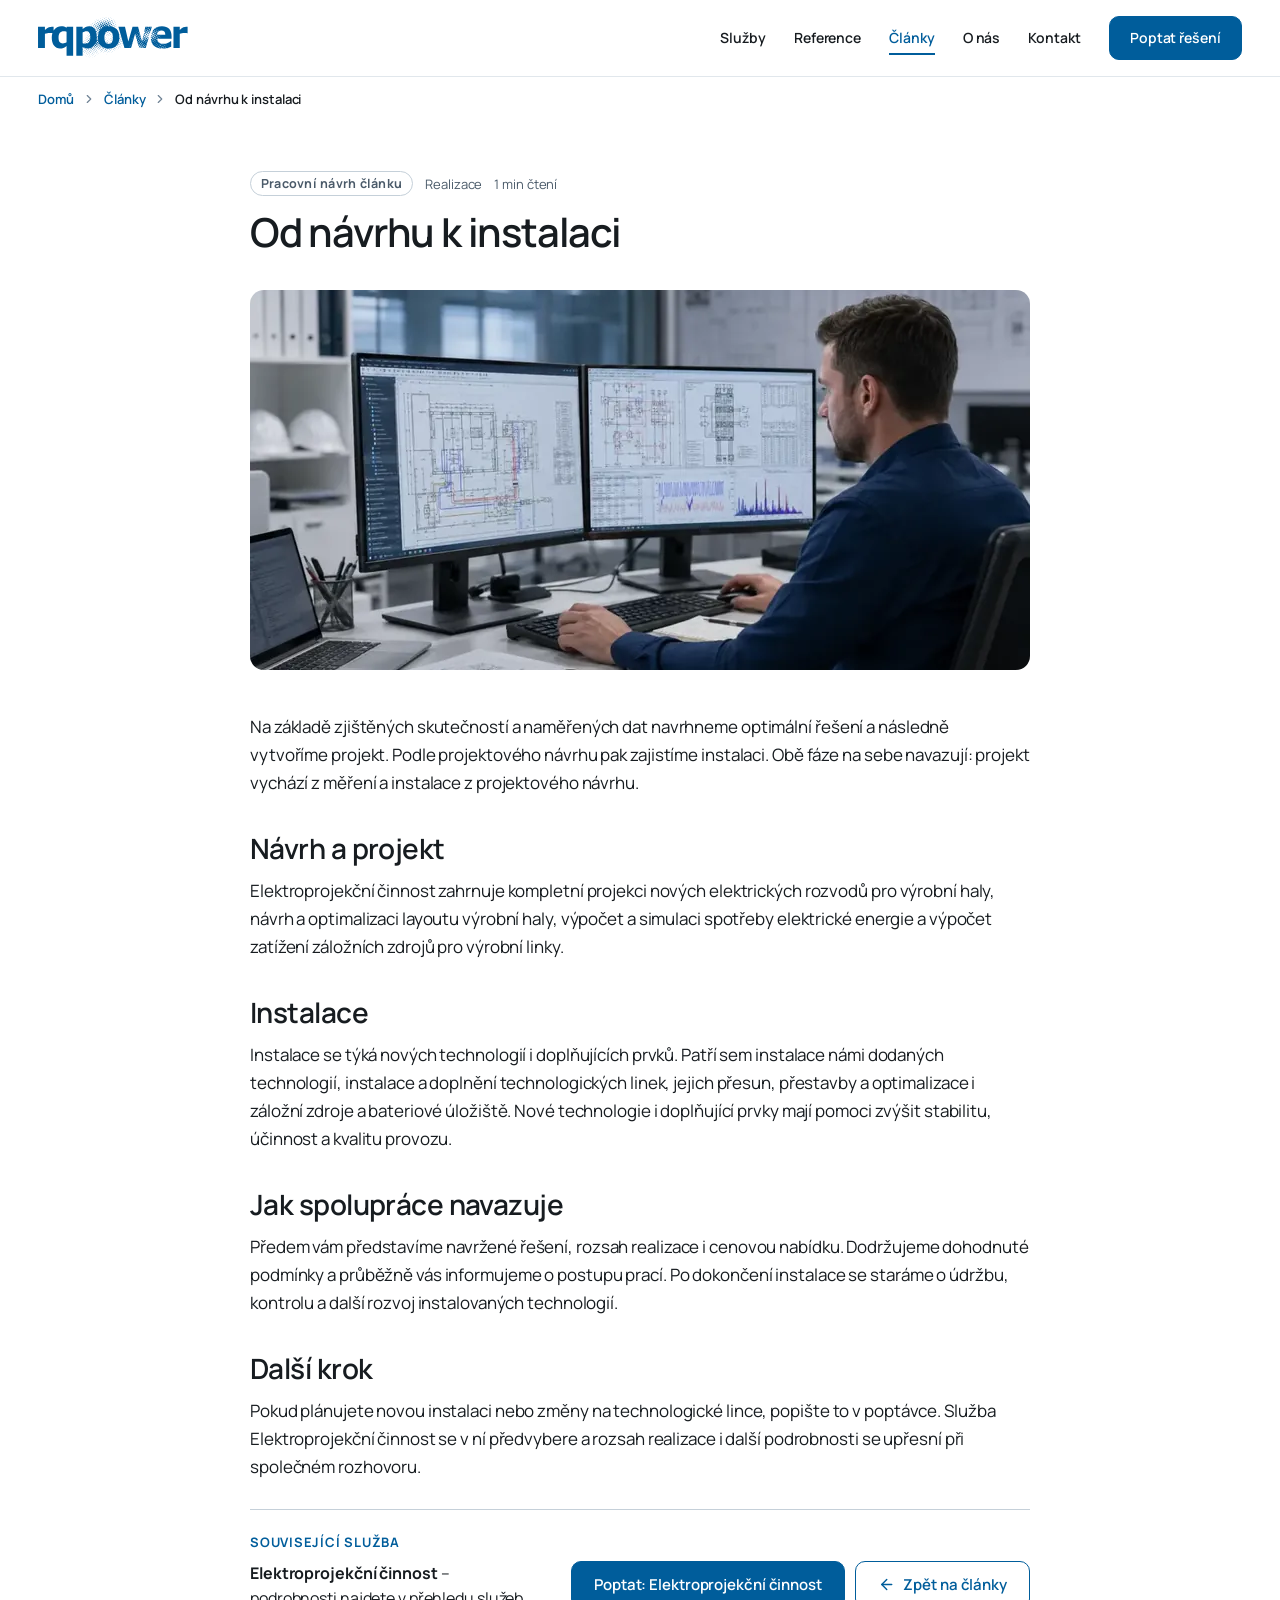
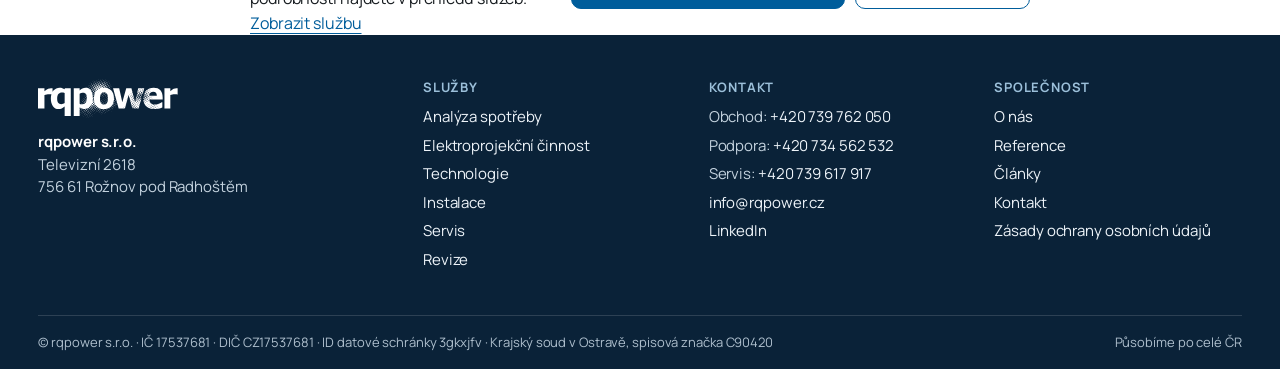
<file: public/clanek-od-navrhu-k-instalaci.html>
<!doctype html>
<html lang="cs">
<head>
	<meta charset="UTF-8">
	<meta name="viewport" content="width=device-width, initial-scale=1">
<meta name="robots" content="noindex, nofollow">
<meta name="description" content="Jak na sebe navazují projekt a instalace: od naměřených dat přes návrh řešení až po realizaci technologií.">
<title>Od návrhu k instalaci – rqpower</title>
<meta name="theme-color" content="#005d9b">
<link rel="preload" href="assets/fonts/manrope.2bf80b6594.woff2" as="font" type="font/woff2" crossorigin="anonymous"><link rel="stylesheet" href="assets/css/site.99efda9897.css"><script src="assets/js/site.99c2cde4f0.js" defer></script><link rel="icon" href="assets/img/favicon.df666a03af.png" sizes="32x32">
<link rel="icon" href="assets/img/favicon.de2a870208.png" sizes="192x192">
<link rel="apple-touch-icon" href="assets/img/favicon.de2a870208.png">
</head>

<body class="wp-singular post-template-default single single-post postid-98 single-format-standard wp-custom-logo wp-embed-responsive wp-theme-twentytwentyfive wp-child-theme-rqpower-studio">

<a class="skip-link screen-reader-text" id="wp-skip-link" href="#obsah">Přeskočit na obsah</a><div class="wp-site-blocks"><header class="rq-site-header wp-block-template-part"><div class="wp-block-group rq-header is-layout-flow wp-block-group-is-layout-flow"><div class="wp-block-group rq-inner rq-header__inner is-layout-flow wp-block-group-is-layout-flow"><div class="wp-block-site-logo"><a href="index.html" class="custom-logo-link" rel="home"><img fetchpriority="high" class="custom-logo rq-logo-svg" src="assets/img/rqpower-logo.0b63851498.svg" alt="rqpower" width="965" height="274" decoding="async"></a></div><nav class="is-responsive items-justified-right wp-block-navigation is-horizontal is-content-justification-right is-layout-flex wp-container-core-navigation-is-layout-b47938f7 wp-block-navigation-is-layout-flex" aria-label="Hlavní navigace"><button type="button" aria-haspopup="dialog" aria-label="Otevřít menu" class="wp-block-navigation__responsive-container-open"><svg width="24" height="24" xmlns="http://www.w3.org/2000/svg" viewbox="0 0 24 24" aria-hidden="true" focusable="false"><path d="M4 7.5h16v1.5H4z"></path><path d="M4 15h16v1.5H4z"></path></svg></button>
				<div class="wp-block-navigation__responsive-container has-text-color has-ink-color has-background has-white-background-color" id="modal-1" tabindex="-1">
					<div class="wp-block-navigation__responsive-close" tabindex="-1">
						<div class="wp-block-navigation__responsive-dialog">
							<button type="button" aria-label="Zavřít menu" class="wp-block-navigation__responsive-container-close"><svg xmlns="http://www.w3.org/2000/svg" viewbox="0 0 24 24" width="24" height="24" aria-hidden="true" focusable="false"><path d="m13.06 12 6.47-6.47-1.06-1.06L12 10.94 5.53 4.47 4.47 5.53 10.94 12l-6.47 6.47 1.06 1.06L12 13.06l6.47 6.47 1.06-1.06L13.06 12Z"></path></svg></button>
							<div class="wp-block-navigation__responsive-container-content" id="modal-1-content">
								<ul class="wp-block-navigation__container is-responsive items-justified-right wp-block-navigation" aria-label="Hlavní navigace"><li class="wp-block-navigation-item wp-block-navigation-link"><a class="wp-block-navigation-item__content" href="sluzby.html"><span class="wp-block-navigation-item__label">Služby</span></a></li><li class="wp-block-navigation-item wp-block-navigation-link"><a class="wp-block-navigation-item__content" href="reference.html"><span class="wp-block-navigation-item__label">Reference</span></a></li><li class="wp-block-navigation-item wp-block-navigation-link"><a class="wp-block-navigation-item__content" href="clanky.html"><span class="wp-block-navigation-item__label">Články</span></a></li><li class="wp-block-navigation-item wp-block-navigation-link"><a class="wp-block-navigation-item__content" href="o-nas.html"><span class="wp-block-navigation-item__label">O nás</span></a></li><li class="wp-block-navigation-item wp-block-navigation-link"><a class="wp-block-navigation-item__content" href="kontakt.html"><span class="wp-block-navigation-item__label">Kontakt</span></a></li><li class="wp-block-navigation-item rq-nav-cta wp-block-navigation-link"><a class="wp-block-navigation-item__content" href="kontakt.html#formular"><span class="wp-block-navigation-item__label">Poptat řešení</span></a></li></ul>
								
							</div>
						</div>
					</div>
				</div></nav></div></div></header>


<main id="obsah" class="wp-block-group rq-main is-layout-flow wp-block-group-is-layout-flow"><nav class="rq-crumbs" aria-label="Drobečková navigace"><div class="rq-inner"><ol><li><a href="index.html">Domů</a></li><li><a href="clanky.html">Články</a></li><li><span aria-current="page">Od návrhu k instalaci</span></li></ol></div></nav>

<section class="rq-intro rq-article-head"><div class="rq-inner"><div class="rq-article-meta"><span class="rq-tag">Pracovní návrh článku</span><span>Realizace</span><span>1 min čtení</span></div><h1>Od návrhu k instalaci</h1></div></section>


<div class="wp-block-group rq-inner is-layout-flow wp-block-group-is-layout-flow"><figure class="rq-article-img wp-block-post-featured-image"><img width="1024" height="768" src="assets/img/photo-e0684f05-780w.593bb77549.webp" class="attachment-post-thumbnail size-post-thumbnail wp-post-image" alt="" style="object-fit:cover;" decoding="async" srcset="assets/img/photo-e0684f05-480w.72405126f5.webp 480w, assets/img/photo-e0684f05-780w.593bb77549.webp 780w, assets/img/photo-e0684f05-1024w.e25b42669d.webp 1024w" sizes="(max-width: 780px) calc(100vw - 44px), 780px" loading="eager"></figure>


<div class="wp-block-group rq-article-body is-layout-flow wp-block-group-is-layout-flow"><div class="entry-content wp-block-post-content is-layout-flow wp-block-post-content-is-layout-flow"><p class="wp-block-paragraph">Na základě zjištěných skutečností a naměřených dat navrhneme optimální řešení a následně vytvoříme projekt. Podle projektového návrhu pak zajistíme instalaci. Obě fáze na sebe navazují: projekt vychází z měření a instalace z projektového návrhu.</p><h2 class="wp-block-heading">Návrh a projekt</h2><p class="wp-block-paragraph">Elektroprojekční činnost zahrnuje kompletní projekci nových elektrických rozvodů pro výrobní haly, návrh a optimalizaci layoutu výrobní haly, výpočet a simulaci spotřeby elektrické energie a výpočet zatížení záložních zdrojů pro výrobní linky.</p><h2 class="wp-block-heading">Instalace</h2><p class="wp-block-paragraph">Instalace se týká nových technologií i doplňujících prvků. Patří sem instalace námi dodaných technologií, instalace a doplnění technologických linek, jejich přesun, přestavby a optimalizace i záložní zdroje a bateriové úložiště. Nové technologie i doplňující prvky mají pomoci zvýšit stabilitu, účinnost a kvalitu provozu.</p><h2 class="wp-block-heading">Jak spolupráce navazuje</h2><p class="wp-block-paragraph">Předem vám představíme navržené řešení, rozsah realizace i cenovou nabídku. Dodržujeme dohodnuté podmínky a průběžně vás informujeme o postupu prací. Po dokončení instalace se staráme o údržbu, kontrolu a další rozvoj instalovaných technologií.</p><h2 class="wp-block-heading">Další krok</h2><p class="wp-block-paragraph">Pokud plánujete novou instalaci nebo změny na technologické lince, popište to v poptávce. Služba Elektroprojekční činnost se v ní předvybere a rozsah realizace i další podrobnosti se upřesní při společném rozhovoru.</p></div></div>


<aside class="rq-article-cta" aria-label="Související služba"><div><p class="rq-eyebrow">Související služba</p><p><strong>Elektroprojekční činnost</strong> – podrobnosti najdete v přehledu služeb. <a href="sluzby.html#elektroprojekce">Zobrazit službu</a></p></div><div class="rq-article-cta__btns"><a class="rq-btn" href="kontakt.html?sluzba=elektroprojekce#formular">Poptat: Elektroprojekční činnost</a><a class="rq-btn rq-btn--ghost" href="clanky.html"><span class="rq-ico rq-ico--back" aria-hidden="true"></span>Zpět na články</a></div></aside></div>
</main>


<footer class="rq-site-footer wp-block-template-part"><div class="wp-block-group rq-inner is-layout-flow wp-block-group-is-layout-flow"><div class="wp-block-group rq-footer__grid is-layout-flow wp-block-group-is-layout-flow"><div class="wp-block-group is-layout-flow wp-block-group-is-layout-flow"><div class="wp-block-site-logo"><a href="index.html" class="custom-logo-link" rel="home"><img class="custom-logo rq-logo-svg" src="assets/img/rqpower-logo.0b63851498.svg" alt="rqpower" width="965" height="274" decoding="async" loading="lazy"></a></div><p class="wp-block-paragraph"><strong>rqpower s.r.o.</strong><br>Televizní 2618<br>756 61 Rožnov pod Radhoštěm</p></div><div class="wp-block-group is-layout-flow wp-block-group-is-layout-flow"><h2 class="wp-block-heading">Služby</h2><p class="wp-block-paragraph"><a href="sluzby.html#analyza">Analýza spotřeby</a></p><p class="wp-block-paragraph"><a href="sluzby.html#elektroprojekce">Elektroprojekční činnost</a></p><p class="wp-block-paragraph"><a href="sluzby.html#technologie-vyroby">Technologie</a></p><p class="wp-block-paragraph"><a href="sluzby.html#montaze">Instalace</a></p><p class="wp-block-paragraph"><a href="sluzby.html#servis">Servis</a></p><p class="wp-block-paragraph"><a href="sluzby.html#revize">Revize</a></p></div><div class="wp-block-group is-layout-flow wp-block-group-is-layout-flow"><h2 class="wp-block-heading">Kontakt</h2><p>Obchod: <a href="tel:+420739762050">+420 739 762 050</a></p><p>Podpora: <a href="tel:+420734562532">+420 734 562 532</a></p><p>Servis: <a href="tel:+420739617917">+420 739 617 917</a></p><p><a href="mailto:info@rqpower.cz">info@rqpower.cz</a></p><p class="wp-block-paragraph"><a href="https://www.linkedin.com/company/rq-power-s-r-o" rel="noopener">LinkedIn</a></p></div><div class="wp-block-group is-layout-flow wp-block-group-is-layout-flow"><h2 class="wp-block-heading">Společnost</h2><p class="wp-block-paragraph"><a href="o-nas.html">O nás</a></p><p class="wp-block-paragraph"><a href="reference.html">Reference</a></p><p class="wp-block-paragraph"><a href="clanky.html">Články</a></p><p class="wp-block-paragraph"><a href="kontakt.html">Kontakt</a></p><p class="wp-block-paragraph"><a href="ochrana-udaju.html">Zásady ochrany osobních údajů</a></p></div></div><div class="wp-block-group rq-footer__legal is-layout-flow wp-block-group-is-layout-flow"><p class="wp-block-paragraph">© rqpower s.r.o. · IČ 17537681 · DIČ CZ17537681 · ID datové schránky 3gkxjfv · Krajský soud v Ostravě, spisová značka C90420</p><p class="wp-block-paragraph">Působíme po celé ČR</p></div></div></footer>
</div>
</body>
</html>
</file>
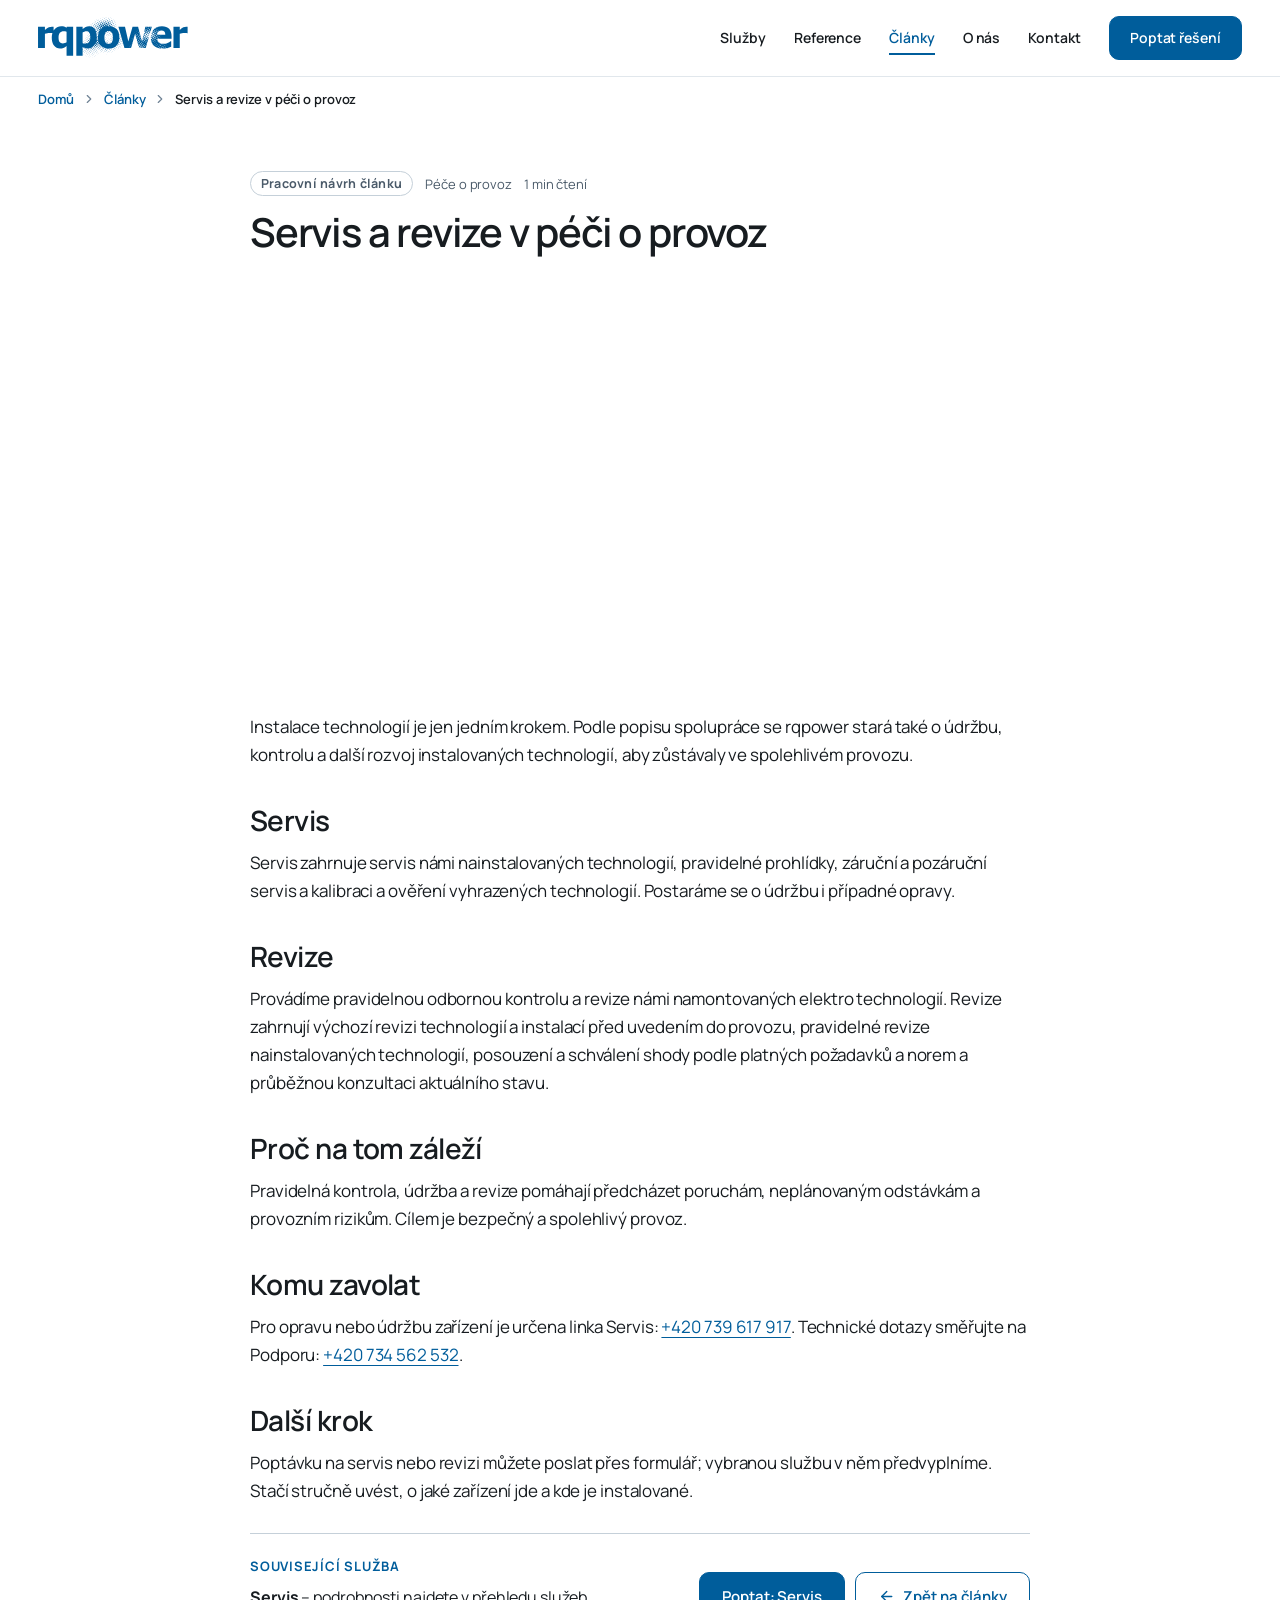
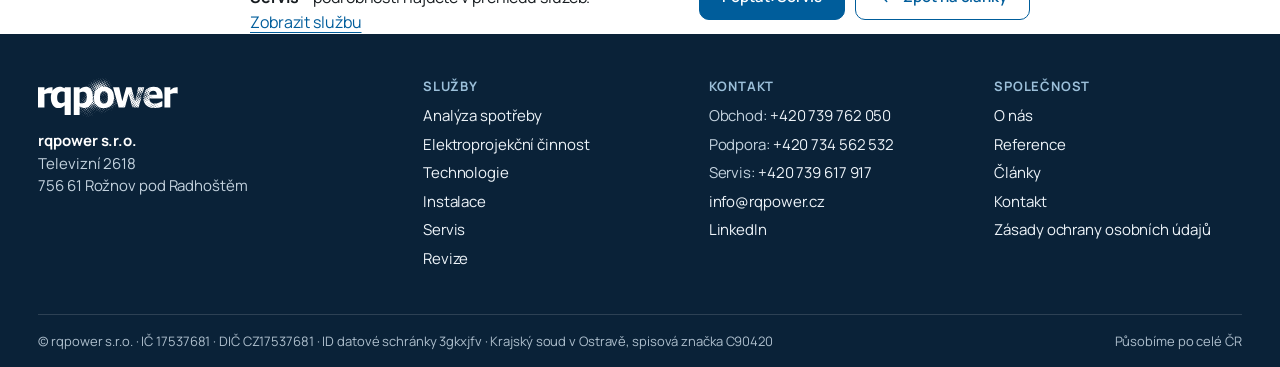
<file: public/clanek-servis-a-revize-v-peci-o-provoz.html>
<!doctype html>
<html lang="cs">
<head>
	<meta charset="UTF-8">
	<meta name="viewport" content="width=device-width, initial-scale=1">
<meta name="robots" content="noindex, nofollow">
<meta name="description" content="Co zahrnuje servis a revize a proč jsou součástí péče o provoz instalovaných technologií.">
<title>Servis a revize v péči o provoz – rqpower</title>
<meta name="theme-color" content="#005d9b">
<link rel="preload" href="assets/fonts/manrope.2bf80b6594.woff2" as="font" type="font/woff2" crossorigin="anonymous"><link rel="stylesheet" href="assets/css/site.99efda9897.css"><script src="assets/js/site.99c2cde4f0.js" defer></script><link rel="icon" href="assets/img/favicon.df666a03af.png" sizes="32x32">
<link rel="icon" href="assets/img/favicon.de2a870208.png" sizes="192x192">
<link rel="apple-touch-icon" href="assets/img/favicon.de2a870208.png">
</head>

<body class="wp-singular post-template-default single single-post postid-99 single-format-standard wp-custom-logo wp-embed-responsive wp-theme-twentytwentyfive wp-child-theme-rqpower-studio">

<a class="skip-link screen-reader-text" id="wp-skip-link" href="#obsah">Přeskočit na obsah</a><div class="wp-site-blocks"><header class="rq-site-header wp-block-template-part"><div class="wp-block-group rq-header is-layout-flow wp-block-group-is-layout-flow"><div class="wp-block-group rq-inner rq-header__inner is-layout-flow wp-block-group-is-layout-flow"><div class="wp-block-site-logo"><a href="index.html" class="custom-logo-link" rel="home"><img fetchpriority="high" class="custom-logo rq-logo-svg" src="assets/img/rqpower-logo.0b63851498.svg" alt="rqpower" width="965" height="274" decoding="async"></a></div><nav class="is-responsive items-justified-right wp-block-navigation is-horizontal is-content-justification-right is-layout-flex wp-container-core-navigation-is-layout-b47938f7 wp-block-navigation-is-layout-flex" aria-label="Hlavní navigace"><button type="button" aria-haspopup="dialog" aria-label="Otevřít menu" class="wp-block-navigation__responsive-container-open"><svg width="24" height="24" xmlns="http://www.w3.org/2000/svg" viewbox="0 0 24 24" aria-hidden="true" focusable="false"><path d="M4 7.5h16v1.5H4z"></path><path d="M4 15h16v1.5H4z"></path></svg></button>
				<div class="wp-block-navigation__responsive-container has-text-color has-ink-color has-background has-white-background-color" id="modal-1" tabindex="-1">
					<div class="wp-block-navigation__responsive-close" tabindex="-1">
						<div class="wp-block-navigation__responsive-dialog">
							<button type="button" aria-label="Zavřít menu" class="wp-block-navigation__responsive-container-close"><svg xmlns="http://www.w3.org/2000/svg" viewbox="0 0 24 24" width="24" height="24" aria-hidden="true" focusable="false"><path d="m13.06 12 6.47-6.47-1.06-1.06L12 10.94 5.53 4.47 4.47 5.53 10.94 12l-6.47 6.47 1.06 1.06L12 13.06l6.47 6.47 1.06-1.06L13.06 12Z"></path></svg></button>
							<div class="wp-block-navigation__responsive-container-content" id="modal-1-content">
								<ul class="wp-block-navigation__container is-responsive items-justified-right wp-block-navigation" aria-label="Hlavní navigace"><li class="wp-block-navigation-item wp-block-navigation-link"><a class="wp-block-navigation-item__content" href="sluzby.html"><span class="wp-block-navigation-item__label">Služby</span></a></li><li class="wp-block-navigation-item wp-block-navigation-link"><a class="wp-block-navigation-item__content" href="reference.html"><span class="wp-block-navigation-item__label">Reference</span></a></li><li class="wp-block-navigation-item wp-block-navigation-link"><a class="wp-block-navigation-item__content" href="clanky.html"><span class="wp-block-navigation-item__label">Články</span></a></li><li class="wp-block-navigation-item wp-block-navigation-link"><a class="wp-block-navigation-item__content" href="o-nas.html"><span class="wp-block-navigation-item__label">O nás</span></a></li><li class="wp-block-navigation-item wp-block-navigation-link"><a class="wp-block-navigation-item__content" href="kontakt.html"><span class="wp-block-navigation-item__label">Kontakt</span></a></li><li class="wp-block-navigation-item rq-nav-cta wp-block-navigation-link"><a class="wp-block-navigation-item__content" href="kontakt.html#formular"><span class="wp-block-navigation-item__label">Poptat řešení</span></a></li></ul>
								
							</div>
						</div>
					</div>
				</div></nav></div></div></header>


<main id="obsah" class="wp-block-group rq-main is-layout-flow wp-block-group-is-layout-flow"><nav class="rq-crumbs" aria-label="Drobečková navigace"><div class="rq-inner"><ol><li><a href="index.html">Domů</a></li><li><a href="clanky.html">Články</a></li><li><span aria-current="page">Servis a revize v péči o provoz</span></li></ol></div></nav>

<section class="rq-intro rq-article-head"><div class="rq-inner"><div class="rq-article-meta"><span class="rq-tag">Pracovní návrh článku</span><span>Péče o provoz</span><span>1 min čtení</span></div><h1>Servis a revize v péči o provoz</h1></div></section>


<div class="wp-block-group rq-inner is-layout-flow wp-block-group-is-layout-flow"><figure class="rq-article-img wp-block-post-featured-image"><img width="1024" height="768" src="assets/img/photo-c323e0db-780w.abc32029ac.webp" class="attachment-post-thumbnail size-post-thumbnail wp-post-image" alt="" style="object-fit:cover;" decoding="async" srcset="assets/img/photo-c323e0db-480w.c223db5777.webp 480w, assets/img/photo-c323e0db-780w.abc32029ac.webp 780w, assets/img/photo-c323e0db-1024w.9e8eeabad1.webp 1024w" sizes="(max-width: 780px) calc(100vw - 44px), 780px" loading="eager"></figure>


<div class="wp-block-group rq-article-body is-layout-flow wp-block-group-is-layout-flow"><div class="entry-content wp-block-post-content is-layout-flow wp-block-post-content-is-layout-flow"><p class="wp-block-paragraph">Instalace technologií je jen jedním krokem. Podle popisu spolupráce se rqpower stará také o údržbu, kontrolu a další rozvoj instalovaných technologií, aby zůstávaly ve spolehlivém provozu.</p><h2 class="wp-block-heading">Servis</h2><p class="wp-block-paragraph">Servis zahrnuje servis námi nainstalovaných technologií, pravidelné prohlídky, záruční a pozáruční servis a kalibraci a ověření vyhrazených technologií. Postaráme se o údržbu i případné opravy.</p><h2 class="wp-block-heading">Revize</h2><p class="wp-block-paragraph">Provádíme pravidelnou odbornou kontrolu a revize námi namontovaných elektro technologií. Revize zahrnují výchozí revizi technologií a instalací před uvedením do provozu, pravidelné revize nainstalovaných technologií, posouzení a schválení shody podle platných požadavků a norem a průběžnou konzultaci aktuálního stavu.</p><h2 class="wp-block-heading">Proč na tom záleží</h2><p class="wp-block-paragraph">Pravidelná kontrola, údržba a revize pomáhají předcházet poruchám, neplánovaným odstávkám a provozním rizikům. Cílem je bezpečný a spolehlivý provoz.</p><h2 class="wp-block-heading">Komu zavolat</h2><p>Pro opravu nebo údržbu zařízení je určena linka Servis: <a href="tel:+420739617917">+420 739 617 917</a>. Technické dotazy směřujte na Podporu: <a href="tel:+420734562532">+420 734 562 532</a>.</p><h2 class="wp-block-heading">Další krok</h2><p class="wp-block-paragraph">Poptávku na servis nebo revizi můžete poslat přes formulář; vybranou službu v něm předvyplníme. Stačí stručně uvést, o jaké zařízení jde a kde je instalované.</p></div></div>


<aside class="rq-article-cta" aria-label="Související služba"><div><p class="rq-eyebrow">Související služba</p><p><strong>Servis</strong> – podrobnosti najdete v přehledu služeb. <a href="sluzby.html#servis">Zobrazit službu</a></p></div><div class="rq-article-cta__btns"><a class="rq-btn" href="kontakt.html?sluzba=servis#formular">Poptat: Servis</a><a class="rq-btn rq-btn--ghost" href="clanky.html"><span class="rq-ico rq-ico--back" aria-hidden="true"></span>Zpět na články</a></div></aside></div>
</main>


<footer class="rq-site-footer wp-block-template-part"><div class="wp-block-group rq-inner is-layout-flow wp-block-group-is-layout-flow"><div class="wp-block-group rq-footer__grid is-layout-flow wp-block-group-is-layout-flow"><div class="wp-block-group is-layout-flow wp-block-group-is-layout-flow"><div class="wp-block-site-logo"><a href="index.html" class="custom-logo-link" rel="home"><img class="custom-logo rq-logo-svg" src="assets/img/rqpower-logo.0b63851498.svg" alt="rqpower" width="965" height="274" decoding="async" loading="lazy"></a></div><p class="wp-block-paragraph"><strong>rqpower s.r.o.</strong><br>Televizní 2618<br>756 61 Rožnov pod Radhoštěm</p></div><div class="wp-block-group is-layout-flow wp-block-group-is-layout-flow"><h2 class="wp-block-heading">Služby</h2><p class="wp-block-paragraph"><a href="sluzby.html#analyza">Analýza spotřeby</a></p><p class="wp-block-paragraph"><a href="sluzby.html#elektroprojekce">Elektroprojekční činnost</a></p><p class="wp-block-paragraph"><a href="sluzby.html#technologie-vyroby">Technologie</a></p><p class="wp-block-paragraph"><a href="sluzby.html#montaze">Instalace</a></p><p class="wp-block-paragraph"><a href="sluzby.html#servis">Servis</a></p><p class="wp-block-paragraph"><a href="sluzby.html#revize">Revize</a></p></div><div class="wp-block-group is-layout-flow wp-block-group-is-layout-flow"><h2 class="wp-block-heading">Kontakt</h2><p>Obchod: <a href="tel:+420739762050">+420 739 762 050</a></p><p>Podpora: <a href="tel:+420734562532">+420 734 562 532</a></p><p>Servis: <a href="tel:+420739617917">+420 739 617 917</a></p><p><a href="mailto:info@rqpower.cz">info@rqpower.cz</a></p><p class="wp-block-paragraph"><a href="https://www.linkedin.com/company/rq-power-s-r-o" rel="noopener">LinkedIn</a></p></div><div class="wp-block-group is-layout-flow wp-block-group-is-layout-flow"><h2 class="wp-block-heading">Společnost</h2><p class="wp-block-paragraph"><a href="o-nas.html">O nás</a></p><p class="wp-block-paragraph"><a href="reference.html">Reference</a></p><p class="wp-block-paragraph"><a href="clanky.html">Články</a></p><p class="wp-block-paragraph"><a href="kontakt.html">Kontakt</a></p><p class="wp-block-paragraph"><a href="ochrana-udaju.html">Zásady ochrany osobních údajů</a></p></div></div><div class="wp-block-group rq-footer__legal is-layout-flow wp-block-group-is-layout-flow"><p class="wp-block-paragraph">© rqpower s.r.o. · IČ 17537681 · DIČ CZ17537681 · ID datové schránky 3gkxjfv · Krajský soud v Ostravě, spisová značka C90420</p><p class="wp-block-paragraph">Působíme po celé ČR</p></div></div></footer>
</div>
</body>
</html>
</file>
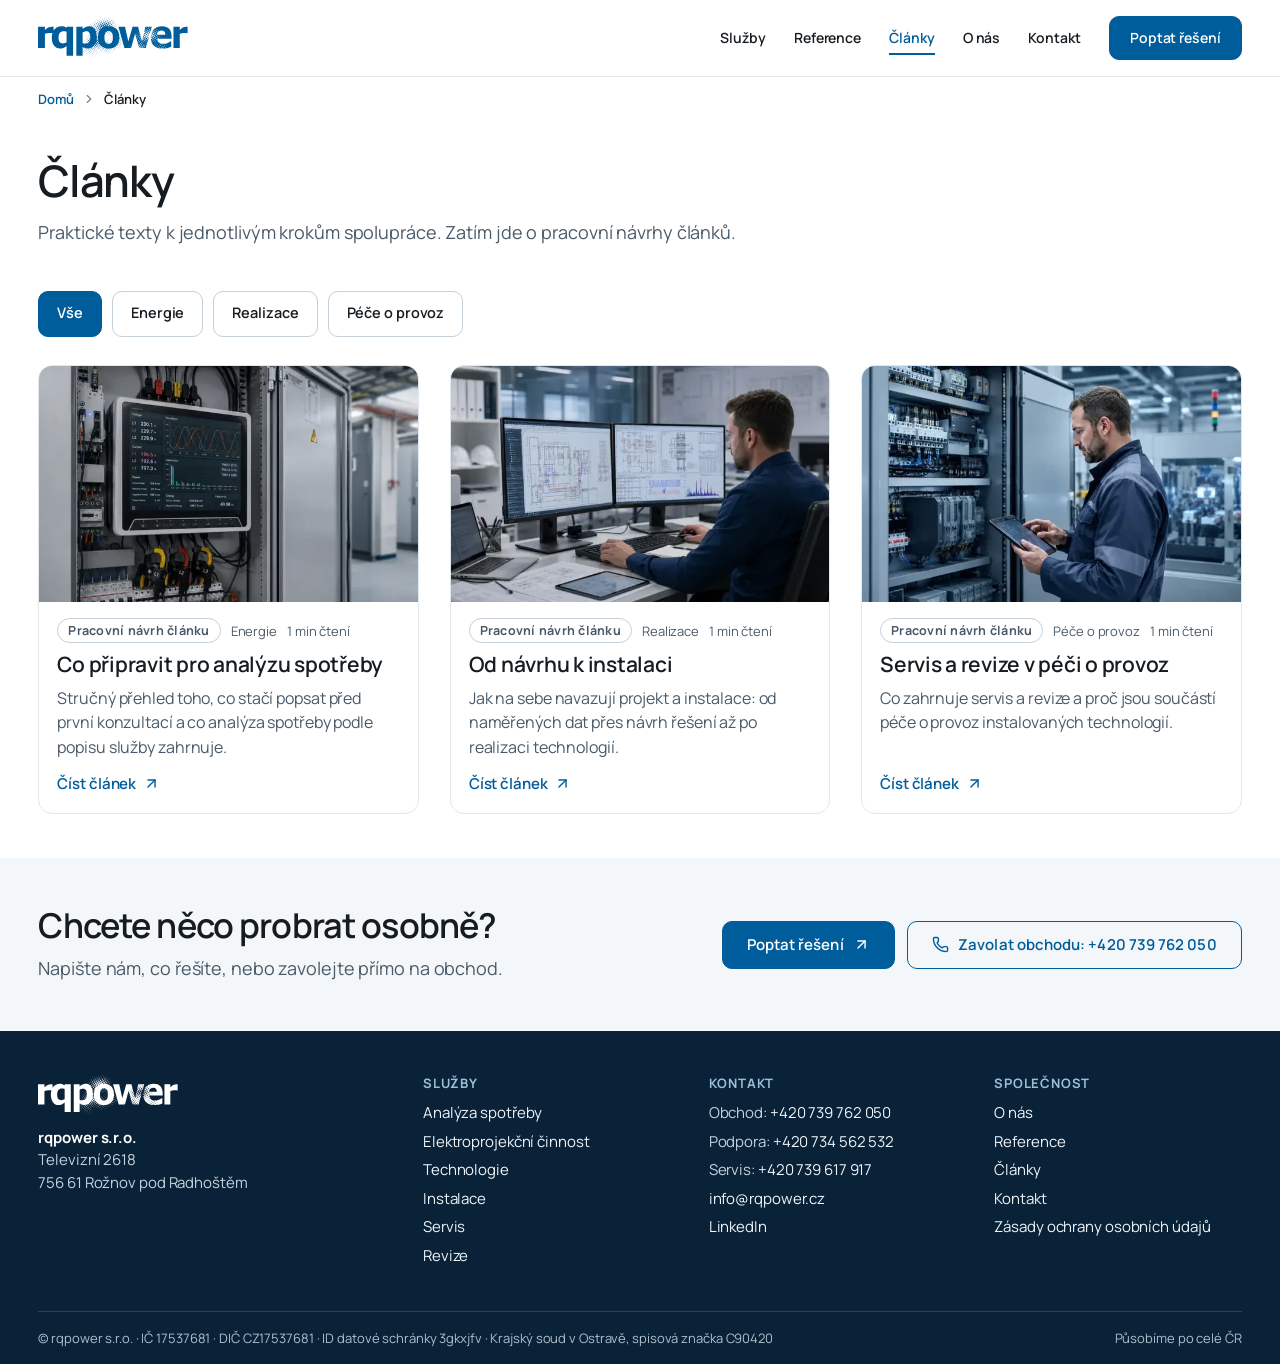
<file: public/clanky.html>
<!doctype html>
<html lang="cs">
<head>
	<meta charset="UTF-8">
	<meta name="viewport" content="width=device-width, initial-scale=1">
<meta name="robots" content="noindex, nofollow">
<meta name="description" content="Praktické texty ke krokům spolupráce: co připravit pro analýzu spotřeby, cesta od návrhu k instalaci a péče o provoz. Zatím jde o pracovní návrhy.">
<title>Články – rqpower</title>
<meta name="theme-color" content="#005d9b">
<link rel="preload" href="assets/fonts/manrope.2bf80b6594.woff2" as="font" type="font/woff2" crossorigin="anonymous"><link rel="stylesheet" href="assets/css/site.9f1c45e45a.css"><script src="assets/js/site.99c2cde4f0.js" defer></script><link rel="icon" href="assets/img/favicon.df666a03af.png" sizes="32x32">
<link rel="icon" href="assets/img/favicon.de2a870208.png" sizes="192x192">
<link rel="apple-touch-icon" href="assets/img/favicon.de2a870208.png">
</head>

<body class="wp-singular page-template-default page page-id-19 wp-custom-logo wp-embed-responsive wp-theme-twentytwentyfive wp-child-theme-rqpower-studio">

<a class="skip-link screen-reader-text" id="wp-skip-link" href="#obsah">Přeskočit na obsah</a><div class="wp-site-blocks"><header class="rq-site-header wp-block-template-part"><div class="wp-block-group rq-header is-layout-flow wp-block-group-is-layout-flow"><div class="wp-block-group rq-inner rq-header__inner is-layout-flow wp-block-group-is-layout-flow"><div class="wp-block-site-logo"><a href="index.html" class="custom-logo-link" rel="home"><img fetchpriority="high" class="custom-logo rq-logo-svg" src="assets/img/rqpower-logo.0b63851498.svg" alt="rqpower" width="965" height="274" decoding="async"></a></div><nav class="is-responsive items-justified-right wp-block-navigation is-horizontal is-content-justification-right is-layout-flex wp-container-core-navigation-is-layout-b47938f7 wp-block-navigation-is-layout-flex" aria-label="Hlavní navigace"><button type="button" aria-haspopup="dialog" aria-label="Otevřít menu" class="wp-block-navigation__responsive-container-open"><svg width="24" height="24" xmlns="http://www.w3.org/2000/svg" viewbox="0 0 24 24" aria-hidden="true" focusable="false"><path d="M4 7.5h16v1.5H4z"></path><path d="M4 15h16v1.5H4z"></path></svg></button>
				<div class="wp-block-navigation__responsive-container has-text-color has-ink-color has-background has-white-background-color" id="modal-1" tabindex="-1">
					<div class="wp-block-navigation__responsive-close" tabindex="-1">
						<div class="wp-block-navigation__responsive-dialog">
							<button type="button" aria-label="Zavřít menu" class="wp-block-navigation__responsive-container-close"><svg xmlns="http://www.w3.org/2000/svg" viewbox="0 0 24 24" width="24" height="24" aria-hidden="true" focusable="false"><path d="m13.06 12 6.47-6.47-1.06-1.06L12 10.94 5.53 4.47 4.47 5.53 10.94 12l-6.47 6.47 1.06 1.06L12 13.06l6.47 6.47 1.06-1.06L13.06 12Z"></path></svg></button>
							<div class="wp-block-navigation__responsive-container-content" id="modal-1-content">
								<ul class="wp-block-navigation__container is-responsive items-justified-right wp-block-navigation" aria-label="Hlavní navigace"><li class="wp-block-navigation-item wp-block-navigation-link"><a class="wp-block-navigation-item__content" href="sluzby.html"><span class="wp-block-navigation-item__label">Služby</span></a></li><li class="wp-block-navigation-item wp-block-navigation-link"><a class="wp-block-navigation-item__content" href="reference.html"><span class="wp-block-navigation-item__label">Reference</span></a></li><li class="wp-block-navigation-item wp-block-navigation-link"><a class="wp-block-navigation-item__content" href="clanky.html"><span class="wp-block-navigation-item__label">Články</span></a></li><li class="wp-block-navigation-item wp-block-navigation-link"><a class="wp-block-navigation-item__content" href="o-nas.html"><span class="wp-block-navigation-item__label">O nás</span></a></li><li class="wp-block-navigation-item wp-block-navigation-link"><a class="wp-block-navigation-item__content" href="kontakt.html"><span class="wp-block-navigation-item__label">Kontakt</span></a></li><li class="wp-block-navigation-item rq-nav-cta wp-block-navigation-link"><a class="wp-block-navigation-item__content" href="kontakt.html#formular"><span class="wp-block-navigation-item__label">Poptat řešení</span></a></li></ul>
								
							</div>
						</div>
					</div>
				</div></nav></div></div></header>


<main id="obsah" class="wp-block-group rq-main is-layout-flow wp-block-group-is-layout-flow"><nav class="rq-crumbs" aria-label="Drobečková navigace"><div class="rq-inner"><ol><li><a href="index.html">Domů</a></li><li><span aria-current="page">Články</span></li></ol></div></nav>

<div class="entry-content wp-block-post-content is-layout-flow wp-block-post-content-is-layout-flow"><section class="wp-block-group rq-intro rq-intro--plain is-layout-flow wp-block-group-is-layout-flow"><div class="wp-block-group rq-inner is-layout-flow wp-block-group-is-layout-flow"><div class="wp-block-group rq-intro__grid is-layout-flow wp-block-group-is-layout-flow"><div class="wp-block-group is-layout-flow wp-block-group-is-layout-flow"><h1 class="wp-block-heading">Články</h1><p class="rq-lead wp-block-paragraph">Praktické texty k jednotlivým krokům spolupráce. Zatím jde o pracovní návrhy článků.</p></div></div></div></section><section class="wp-block-group rq-band rq-band--tight is-layout-flow wp-block-group-is-layout-flow"><div class="wp-block-group rq-inner is-layout-flow wp-block-group-is-layout-flow"><h2 class="rq-vh">Přehled článků</h2><nav class="rq-chips rq-artfilter" aria-label="Filtr článků podle zaměření"><a href="clanky.html?tema=all" data-topic="all" class="is-active" aria-current="true">Vše</a><a href="clanky.html?tema=energie" data-topic="energie" class="">Energie</a><a href="clanky.html?tema=realizace" data-topic="realizace" class="">Realizace</a><a href="clanky.html?tema=provoz" data-topic="provoz" class="">Péče o provoz</a></nav><ul class="rq-articles"><li class="rq-acard rq-card" data-topic="energie"><div class="rq-acard__media"><img width="768" height="576" src="assets/img/photo-fe93b147-640w.0388a98c36.webp" class="attachment-medium_large size-medium_large wp-post-image" alt="" decoding="async" srcset="assets/img/photo-fe93b147-160w.c65b7bfba8.webp 160w, assets/img/photo-fe93b147-320w.e825bdcef1.webp 320w, assets/img/photo-fe93b147-640w.0388a98c36.webp 640w, assets/img/photo-fe93b147-768w.fedf4c9ef2.webp 768w" sizes="(max-width: 640px) 88px, (max-width: 1100px) 46vw, 392px" loading="eager"></div><div class="rq-acard__body"><p class="rq-acard__meta"><span class="rq-tag">Pracovní návrh článku</span><span>Energie</span><span>1 min čtení</span></p><h3><a href="clanek-co-pripravit-pro-analyzu-spotreby.html">Co připravit pro analýzu spotřeby</a></h3><p class="rq-acard__text">Stručný přehled toho, co stačí popsat před první konzultací a co analýza spotřeby podle popisu služby zahrnuje.</p><span class="rq-acard__more" aria-hidden="true">Číst článek</span></div></li><li class="rq-acard rq-card" data-topic="realizace"><div class="rq-acard__media"><img width="768" height="576" src="assets/img/photo-63926ec2-640w.8a1278bcd1.webp" class="attachment-medium_large size-medium_large wp-post-image" alt="" decoding="async" srcset="assets/img/photo-63926ec2-160w.c726fdc669.webp 160w, assets/img/photo-63926ec2-320w.6631b352a3.webp 320w, assets/img/photo-63926ec2-640w.8a1278bcd1.webp 640w, assets/img/photo-63926ec2-768w.2bf6c5ff76.webp 768w" sizes="(max-width: 640px) 88px, (max-width: 1100px) 46vw, 392px" loading="eager"></div><div class="rq-acard__body"><p class="rq-acard__meta"><span class="rq-tag">Pracovní návrh článku</span><span>Realizace</span><span>1 min čtení</span></p><h3><a href="clanek-od-navrhu-k-instalaci.html">Od návrhu k instalaci</a></h3><p class="rq-acard__text">Jak na sebe navazují projekt a instalace: od naměřených dat přes návrh řešení až po realizaci technologií.</p><span class="rq-acard__more" aria-hidden="true">Číst článek</span></div></li><li class="rq-acard rq-card" data-topic="provoz"><div class="rq-acard__media"><img width="768" height="576" src="assets/img/photo-6f438e32-640w.d6e8ad58a0.webp" class="attachment-medium_large size-medium_large wp-post-image" alt="" decoding="async" srcset="assets/img/photo-6f438e32-160w.0d2ef8a748.webp 160w, assets/img/photo-6f438e32-320w.81a541ef04.webp 320w, assets/img/photo-6f438e32-640w.d6e8ad58a0.webp 640w, assets/img/photo-6f438e32-768w.7c5a50ecc8.webp 768w" sizes="(max-width: 640px) 88px, (max-width: 1100px) 46vw, 392px" loading="eager"></div><div class="rq-acard__body"><p class="rq-acard__meta"><span class="rq-tag">Pracovní návrh článku</span><span>Péče o provoz</span><span>1 min čtení</span></p><h3><a href="clanek-servis-a-revize-v-peci-o-provoz.html">Servis a revize v péči o provoz</a></h3><p class="rq-acard__text">Co zahrnuje servis a revize a proč jsou součástí péče o provoz instalovaných technologií.</p><span class="rq-acard__more" aria-hidden="true">Číst článek</span></div></li></ul></div></section><section class="wp-block-group rq-cta is-layout-flow wp-block-group-is-layout-flow"><div class="wp-block-group rq-inner is-layout-flow wp-block-group-is-layout-flow"><div class="wp-block-group rq-cta__grid is-layout-flow wp-block-group-is-layout-flow"><div class="wp-block-group is-layout-flow wp-block-group-is-layout-flow"><h2 class="wp-block-heading">Chcete něco probrat osobně?</h2><p class="rq-lead wp-block-paragraph">Napište nám, co řešíte, nebo zavolejte přímo na obchod.</p></div><div class="wp-block-buttons is-layout-flex wp-block-buttons-is-layout-flex"><div class="wp-block-button"><a class="wp-block-button__link wp-element-button" href="kontakt.html?sluzba=konzultace#formular">Poptat řešení</a></div><div class="wp-block-button is-style-outline is-style-outline--2"><a class="wp-block-button__link wp-element-button" href="tel:+420739762050">Zavolat obchodu: +420 739 762 050</a></div></div></div></div></section></div></main>


<footer class="rq-site-footer wp-block-template-part"><div class="wp-block-group rq-inner is-layout-flow wp-block-group-is-layout-flow"><div class="wp-block-group rq-footer__grid is-layout-flow wp-block-group-is-layout-flow"><div class="wp-block-group is-layout-flow wp-block-group-is-layout-flow"><div class="wp-block-site-logo"><a href="index.html" class="custom-logo-link" rel="home"><img class="custom-logo rq-logo-svg" src="assets/img/rqpower-logo.0b63851498.svg" alt="rqpower" width="965" height="274" decoding="async" loading="lazy"></a></div><p class="wp-block-paragraph"><strong>rqpower s.r.o.</strong><br>Televizní 2618<br>756 61 Rožnov pod Radhoštěm</p></div><div class="wp-block-group is-layout-flow wp-block-group-is-layout-flow"><h2 class="wp-block-heading">Služby</h2><p class="wp-block-paragraph"><a href="sluzby.html#analyza">Analýza spotřeby</a></p><p class="wp-block-paragraph"><a href="sluzby.html#elektroprojekce">Elektroprojekční činnost</a></p><p class="wp-block-paragraph"><a href="sluzby.html#technologie-vyroby">Technologie</a></p><p class="wp-block-paragraph"><a href="sluzby.html#montaze">Instalace</a></p><p class="wp-block-paragraph"><a href="sluzby.html#servis">Servis</a></p><p class="wp-block-paragraph"><a href="sluzby.html#revize">Revize</a></p></div><div class="wp-block-group is-layout-flow wp-block-group-is-layout-flow"><h2 class="wp-block-heading">Kontakt</h2><p>Obchod: <a href="tel:+420739762050">+420 739 762 050</a></p><p>Podpora: <a href="tel:+420734562532">+420 734 562 532</a></p><p>Servis: <a href="tel:+420739617917">+420 739 617 917</a></p><p><a href="mailto:info@rqpower.cz">info@rqpower.cz</a></p><p class="wp-block-paragraph"><a href="https://www.linkedin.com/company/rq-power-s-r-o" rel="noopener">LinkedIn</a></p></div><div class="wp-block-group is-layout-flow wp-block-group-is-layout-flow"><h2 class="wp-block-heading">Společnost</h2><p class="wp-block-paragraph"><a href="o-nas.html">O nás</a></p><p class="wp-block-paragraph"><a href="reference.html">Reference</a></p><p class="wp-block-paragraph"><a href="clanky.html">Články</a></p><p class="wp-block-paragraph"><a href="kontakt.html">Kontakt</a></p><p class="wp-block-paragraph"><a href="ochrana-udaju.html">Zásady ochrany osobních údajů</a></p></div></div><div class="wp-block-group rq-footer__legal is-layout-flow wp-block-group-is-layout-flow"><p class="wp-block-paragraph">© rqpower s.r.o. · IČ 17537681 · DIČ CZ17537681 · ID datové schránky 3gkxjfv · Krajský soud v Ostravě, spisová značka C90420</p><p class="wp-block-paragraph">Působíme po celé ČR</p></div></div></footer>
</div>
</body>
</html>
</file>
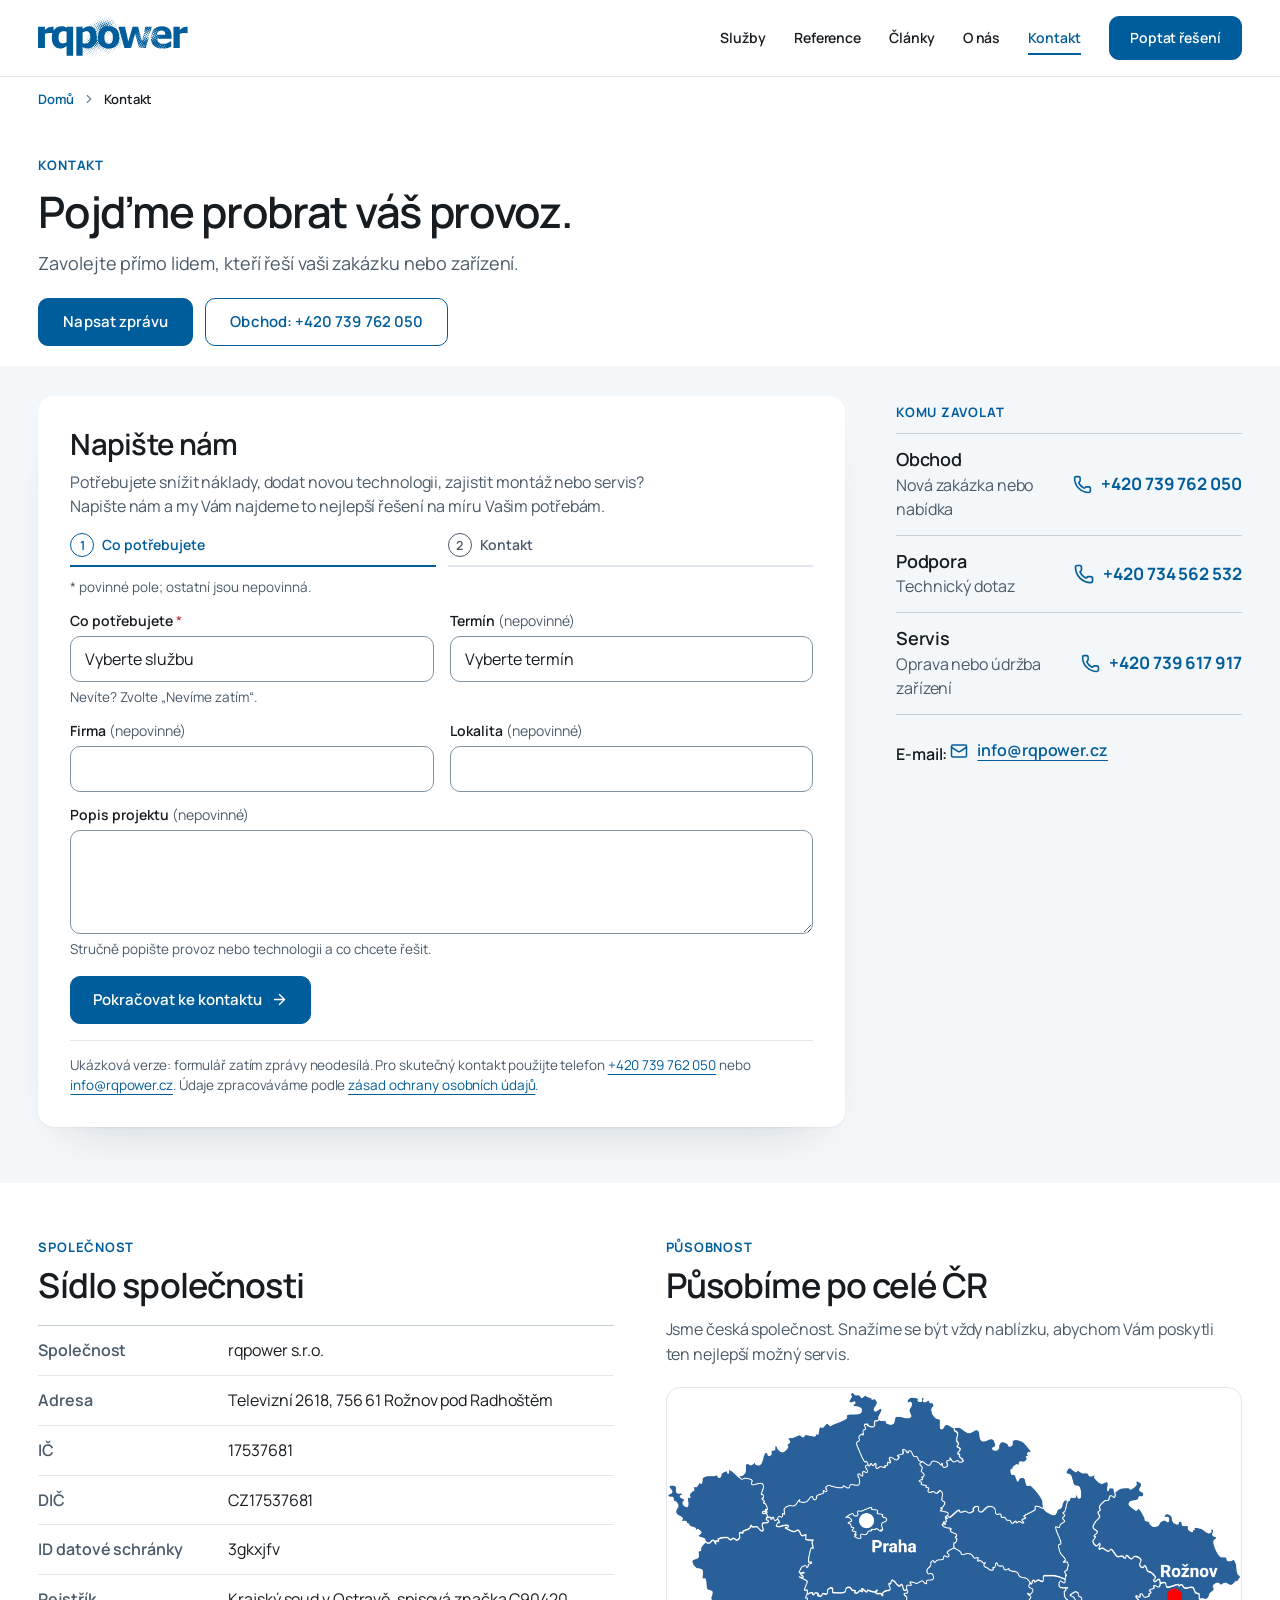
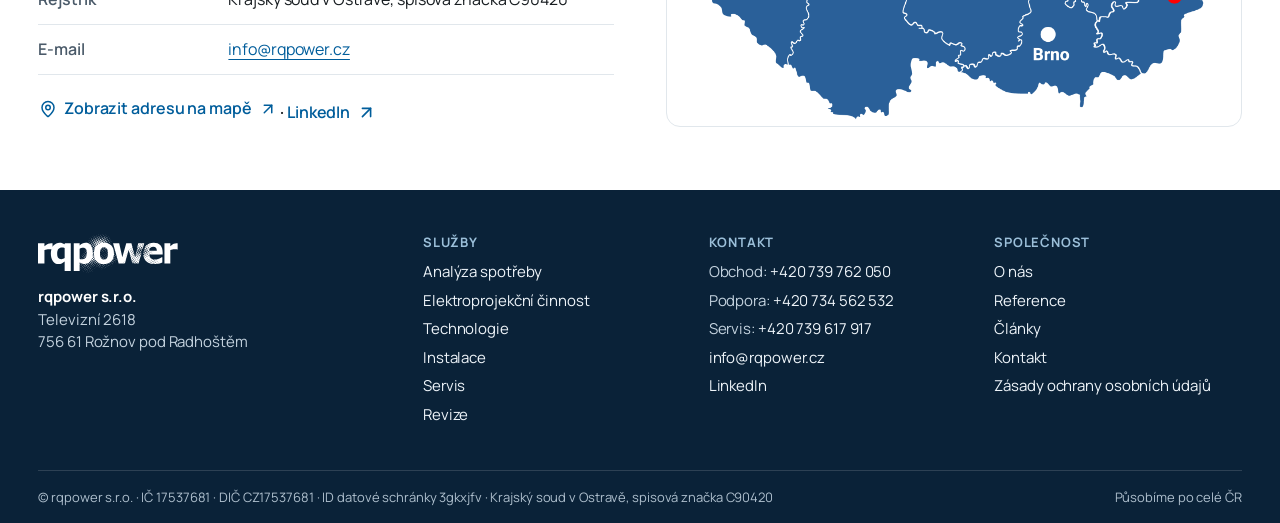
<file: public/kontakt.html>
<!doctype html>
<html lang="cs">
<head>
	<meta charset="UTF-8">
	<meta name="viewport" content="width=device-width, initial-scale=1">
<meta name="robots" content="noindex, nofollow">
<meta name="description" content="Kontakty na obchod, podporu a servis rqpower, poptávkový formulář a údaje o společnosti rqpower s.r.o. v Rožnově pod Radhoštěm.">
<title>Kontakt – rqpower</title>
<meta name="theme-color" content="#005d9b">
<link rel="preload" href="assets/fonts/manrope.2bf80b6594.woff2" as="font" type="font/woff2" crossorigin="anonymous"><link rel="stylesheet" href="assets/css/site.a0deb9b606.css"><script src="assets/js/site.99c2cde4f0.js" defer></script><link rel="icon" href="assets/img/favicon.df666a03af.png" sizes="32x32">
<link rel="icon" href="assets/img/favicon.de2a870208.png" sizes="192x192">
<link rel="apple-touch-icon" href="assets/img/favicon.de2a870208.png">
</head>

<body class="wp-singular page-template-default page page-id-21 wp-custom-logo wp-embed-responsive wp-theme-twentytwentyfive wp-child-theme-rqpower-studio">

<a class="skip-link screen-reader-text" id="wp-skip-link" href="#obsah">Přeskočit na obsah</a><div class="wp-site-blocks"><header class="rq-site-header wp-block-template-part"><div class="wp-block-group rq-header is-layout-flow wp-block-group-is-layout-flow"><div class="wp-block-group rq-inner rq-header__inner is-layout-flow wp-block-group-is-layout-flow"><div class="wp-block-site-logo"><a href="index.html" class="custom-logo-link" rel="home"><img fetchpriority="high" class="custom-logo rq-logo-svg" src="assets/img/rqpower-logo.0b63851498.svg" alt="rqpower" width="965" height="274" decoding="async"></a></div><nav class="is-responsive items-justified-right wp-block-navigation is-horizontal is-content-justification-right is-layout-flex wp-container-core-navigation-is-layout-b47938f7 wp-block-navigation-is-layout-flex" aria-label="Hlavní navigace"><button type="button" aria-haspopup="dialog" aria-label="Otevřít menu" class="wp-block-navigation__responsive-container-open"><svg width="24" height="24" xmlns="http://www.w3.org/2000/svg" viewbox="0 0 24 24" aria-hidden="true" focusable="false"><path d="M4 7.5h16v1.5H4z"></path><path d="M4 15h16v1.5H4z"></path></svg></button>
				<div class="wp-block-navigation__responsive-container has-text-color has-ink-color has-background has-white-background-color" id="modal-1" tabindex="-1">
					<div class="wp-block-navigation__responsive-close" tabindex="-1">
						<div class="wp-block-navigation__responsive-dialog">
							<button type="button" aria-label="Zavřít menu" class="wp-block-navigation__responsive-container-close"><svg xmlns="http://www.w3.org/2000/svg" viewbox="0 0 24 24" width="24" height="24" aria-hidden="true" focusable="false"><path d="m13.06 12 6.47-6.47-1.06-1.06L12 10.94 5.53 4.47 4.47 5.53 10.94 12l-6.47 6.47 1.06 1.06L12 13.06l6.47 6.47 1.06-1.06L13.06 12Z"></path></svg></button>
							<div class="wp-block-navigation__responsive-container-content" id="modal-1-content">
								<ul class="wp-block-navigation__container is-responsive items-justified-right wp-block-navigation" aria-label="Hlavní navigace"><li class="wp-block-navigation-item wp-block-navigation-link"><a class="wp-block-navigation-item__content" href="sluzby.html"><span class="wp-block-navigation-item__label">Služby</span></a></li><li class="wp-block-navigation-item wp-block-navigation-link"><a class="wp-block-navigation-item__content" href="reference.html"><span class="wp-block-navigation-item__label">Reference</span></a></li><li class="wp-block-navigation-item wp-block-navigation-link"><a class="wp-block-navigation-item__content" href="clanky.html"><span class="wp-block-navigation-item__label">Články</span></a></li><li class="wp-block-navigation-item wp-block-navigation-link"><a class="wp-block-navigation-item__content" href="o-nas.html"><span class="wp-block-navigation-item__label">O nás</span></a></li><li class="wp-block-navigation-item wp-block-navigation-link"><a class="wp-block-navigation-item__content" href="kontakt.html"><span class="wp-block-navigation-item__label">Kontakt</span></a></li><li class="wp-block-navigation-item rq-nav-cta wp-block-navigation-link"><a class="wp-block-navigation-item__content" href="kontakt.html#formular"><span class="wp-block-navigation-item__label">Poptat řešení</span></a></li></ul>
								
							</div>
						</div>
					</div>
				</div></nav></div></div></header>


<main id="obsah" class="wp-block-group rq-main is-layout-flow wp-block-group-is-layout-flow"><nav class="rq-crumbs" aria-label="Drobečková navigace"><div class="rq-inner"><ol><li><a href="index.html">Domů</a></li><li><span aria-current="page">Kontakt</span></li></ol></div></nav>

<div class="entry-content wp-block-post-content is-layout-flow wp-block-post-content-is-layout-flow"><section class="wp-block-group rq-intro rq-intro--plain is-layout-flow wp-block-group-is-layout-flow"><div class="wp-block-group rq-inner is-layout-flow wp-block-group-is-layout-flow"><div class="wp-block-group rq-intro__grid is-layout-flow wp-block-group-is-layout-flow"><div class="wp-block-group is-layout-flow wp-block-group-is-layout-flow"><p class="rq-eyebrow wp-block-paragraph">Kontakt</p><h1 class="wp-block-heading">Pojďme probrat váš provoz.</h1><p class="rq-lead wp-block-paragraph">Zavolejte přímo lidem, kteří řeší vaši zakázku nebo zařízení.</p><div class="wp-block-buttons is-layout-flex wp-block-buttons-is-layout-flex"><div class="wp-block-button"><a class="wp-block-button__link wp-element-button" href="#formular">Napsat zprávu</a></div><div class="wp-block-button is-style-outline is-style-outline--2"><a class="wp-block-button__link wp-element-button" href="tel:+420739762050">Obchod: +420 739 762 050</a></div></div></div></div></div></section><section id="napiste-nam" class="wp-block-group rq-band rq-band--gray rq-contact-band is-layout-flow wp-block-group-is-layout-flow"><div class="wp-block-group rq-inner is-layout-flow wp-block-group-is-layout-flow"><div class="wp-block-group rq-contact is-layout-flow wp-block-group-is-layout-flow"><div id="formular" class="wp-block-group rq-formcard is-layout-flow wp-block-group-is-layout-flow"><h2 class="wp-block-heading">Napište nám</h2><p class="rq-text wp-block-paragraph">Potřebujete snížit náklady, dodat novou technologii, zajistit montáž nebo servis? Napište nám a my Vám najdeme to nejlepší řešení na míru Vašim potřebám.</p><div class="wpforms-container wpforms-container-full wpforms-embed-dcfaecda wpforms-render-modern" id="wpforms-68"><p class="rq-nojs-note">Ukázkový formulář funguje jen se zapnutým JavaScriptem a zprávu nikam neodesílá. Bez JavaScriptu jej nelze odeslat; pro skutečný kontakt použijte telefon nebo e-mail.</p><form id="wpforms-form-68" class="wpforms-validate wpforms-form wpforms-ajax-form" data-formid="68" method="dialog" enctype="multipart/form-data" data-token-time="1795704148" onsubmit="return false"><div id="wpforms-error-noscript" style="display: none;">Chcete-li vyplnit tento formulář, prosím povolte v prohlížeči JavaScript.</div><div class="wpforms-field-container">		<div id="wpforms-68-field_20-container" class="wpforms-field wpforms-field-select" data-field-id="20"><label class="wpforms-field-label" for="wpforms-68-field_20">Co potřebujete <span class="wpforms-required-label" aria-hidden="true">*</span></label><select id="wpforms-68-field_20" class="wpforms-field-large wpforms-field-required" name="wpforms[fields][20]" required="required"><option value="" class="placeholder" disabled selected>Vyberte službu</option><option value="analyza" class="choice-1 depth-1">Analýza spotřeby</option><option value="elektroprojekce" class="choice-2 depth-1">Elektroprojekční činnost</option><option value="technologie-vyroby" class="choice-3 depth-1">Technologie</option><option value="montaze" class="choice-4 depth-1">Instalace</option><option value="servis" class="choice-5 depth-1">Servis</option><option value="revize" class="choice-6 depth-1">Revize</option><option value="konzultace" class="choice-7 depth-1">Nevíme zatím</option></select><div id="wpforms-68-field_20-description" class="wpforms-field-description">Vyberte službu, které se poptávka týká. Pokud nevíte, zvolte „Nevíme zatím“.</div></div><div id="wpforms-68-field_21-container" class="wpforms-field wpforms-field-text rq-half" data-field-id="21"><label class="wpforms-field-label" for="wpforms-68-field_21">Firma</label><input type="text" id="wpforms-68-field_21" class="wpforms-field-large" name="wpforms[fields][21]" aria-errormessage="wpforms-68-field_21-error"></div><div id="wpforms-68-field_22-container" class="wpforms-field wpforms-field-text rq-half" data-field-id="22"><label class="wpforms-field-label" for="wpforms-68-field_22">Lokalita</label><input type="text" id="wpforms-68-field_22" class="wpforms-field-large" name="wpforms[fields][22]" aria-errormessage="wpforms-68-field_22-error"></div><div id="wpforms-68-field_23-container" class="wpforms-field wpforms-field-select" data-field-id="23"><label class="wpforms-field-label" for="wpforms-68-field_23">Termín</label><select id="wpforms-68-field_23" class="wpforms-field-large" name="wpforms[fields][23]"><option value="" class="placeholder" disabled selected>Vyberte (nepovinné)</option><option value="Co nejdříve" class="choice-1 depth-1">Co nejdříve</option><option value="Do měsíce" class="choice-2 depth-1">Do měsíce</option><option value="1–3 měsíce" class="choice-3 depth-1">1–3 měsíce</option><option value="Zatím plánuji" class="choice-4 depth-1">Zatím plánuji</option></select></div><div id="wpforms-68-field_2-container" class="wpforms-field wpforms-field-textarea" data-field-id="2"><label class="wpforms-field-label" for="wpforms-68-field_2">Popis projektu</label><textarea id="wpforms-68-field_2" class="wpforms-field-large" name="wpforms[fields][2]" aria-errormessage="wpforms-68-field_2-error" aria-describedby="wpforms-68-field_2-description"></textarea><div id="wpforms-68-field_2-description" class="wpforms-field-description">Stručně popište provoz nebo technologii a co chcete řešit.</div></div><div id="wpforms-68-field_0-container" class="wpforms-field wpforms-field-text rq-half" data-field-id="0"><label class="wpforms-field-label" for="wpforms-68-field_0">Jméno <span class="wpforms-required-label" aria-hidden="true">*</span></label><input type="text" id="wpforms-68-field_0" class="wpforms-field-large wpforms-field-required" name="wpforms[fields][0]" aria-errormessage="wpforms-68-field_0-error" required></div><div id="wpforms-68-field_5-container" class="wpforms-field wpforms-field-text rq-half" data-field-id="5"><label class="wpforms-field-label" for="wpforms-68-field_5">Telefon</label><input type="text" id="wpforms-68-field_5" class="wpforms-field-large" name="wpforms[fields][5]" aria-errormessage="wpforms-68-field_5-error"></div><div id="wpforms-68-field_1-container" class="wpforms-field wpforms-field-email" data-field-id="1"><label class="wpforms-field-label" for="wpforms-68-field_1">E-mail <span class="wpforms-required-label" aria-hidden="true">*</span></label><input type="email" id="wpforms-68-field_1" class="wpforms-field-large wpforms-field-required" name="wpforms[fields][1]" spellcheck="false" aria-errormessage="wpforms-68-field_1-error" required></div><div id="wpforms-68-field_13-container" class="wpforms-field wpforms-field-checkbox" data-field-id="13"><fieldset><legend class="wpforms-field-label wpforms-label-hide" aria-hidden="false">Souhlas se zpracováním údajů <span class="wpforms-required-label" aria-hidden="true">*</span></legend><ul id="wpforms-68-field_13" class="wpforms-field-required"><li class="choice-1 depth-1"><input type="checkbox" id="wpforms-68-field_13_1" name="wpforms[fields][13][]" value='Odesláním tohoto formuláře vyjadřujete souhlas se &lt;a href="/zasady-ochrany-osobnich-udaju/"&gt;zpracováním osobních údajů&lt;/a&gt;.' aria-errormessage="wpforms-68-field_13_1-error" required><label class="wpforms-field-label-inline" for="wpforms-68-field_13_1">Odesláním tohoto formuláře vyjadřujete souhlas se <a href="ochrana-udaju.html">zpracováním osobních údajů</a>.</label></li></ul></fieldset></div></div><!-- .wpforms-field-container --><div class="wpforms-submit-container"><button type="submit" name="wpforms[submit]" id="wpforms-submit-68" class="wpforms-submit" data-alt-text="Zpracovávám…" data-submit-text="Odeslat poptávku" aria-live="assertive" value="wpforms-submit" disabled aria-disabled="true">Odeslat poptávku</button><img decoding="async" src="assets/img/spinner.7ffd6ec4d1.svg" class="wpforms-submit-spinner" style="display: none;" width="26" height="26" alt="Načítání" loading="lazy"></div></form></div>  <!-- .wpforms-container -->
<p class="rq-formnote">Ukázková verze: formulář zatím zprávy neodesílá. Pro skutečný kontakt použijte telefon <a href="tel:+420739762050">+420 739 762 050</a> nebo <a href="mailto:info@rqpower.cz">info@rqpower.cz</a>. Údaje zpracováváme podle <a href="ochrana-udaju.html">zásad ochrany osobních údajů</a>.</p></div><div class="wp-block-group is-layout-flow wp-block-group-is-layout-flow"><p class="rq-eyebrow wp-block-paragraph">Komu zavolat</p><div class="wp-block-group rq-roles is-layout-flow wp-block-group-is-layout-flow"><div class="wp-block-group rq-role rq-card is-layout-flow wp-block-group-is-layout-flow"><h3 class="wp-block-heading">Obchod</h3><p class="rq-small wp-block-paragraph">Nová zakázka nebo nabídka</p><p class="rq-role__tel"><a href="tel:+420739762050">+420 739 762 050</a></p></div><div class="wp-block-group rq-role rq-card is-layout-flow wp-block-group-is-layout-flow"><h3 class="wp-block-heading">Podpora</h3><p class="rq-small wp-block-paragraph">Technický dotaz</p><p class="rq-role__tel"><a href="tel:+420734562532">+420 734 562 532</a></p></div><div class="wp-block-group rq-role rq-card is-layout-flow wp-block-group-is-layout-flow"><h3 class="wp-block-heading">Servis</h3><p class="rq-small wp-block-paragraph">Oprava nebo údržba zařízení</p><p class="rq-role__tel"><a href="tel:+420739617917">+420 739 617 917</a></p></div></div><p class="rq-mail">E-mail: <a href="mailto:info@rqpower.cz">info@rqpower.cz</a></p></div></div></div></section><section class="wp-block-group rq-band rq-facts-band is-layout-flow wp-block-group-is-layout-flow"><div class="wp-block-group rq-inner is-layout-flow wp-block-group-is-layout-flow"><div class="wp-block-group rq-split rq-split--top is-layout-flow wp-block-group-is-layout-flow"><div class="wp-block-group is-layout-flow wp-block-group-is-layout-flow"><p class="rq-eyebrow wp-block-paragraph">Společnost</p><h2 class="wp-block-heading">Sídlo společnosti</h2><div class="wp-block-group rq-facts is-layout-flow wp-block-group-is-layout-flow"><p class="wp-block-paragraph"><strong>Společnost</strong>rqpower s.r.o.</p><p class="wp-block-paragraph"><strong>Adresa</strong>Televizní 2618, 756 61 Rožnov pod Radhoštěm</p><p class="wp-block-paragraph"><strong>IČ</strong>17537681</p><p class="wp-block-paragraph"><strong>DIČ</strong>CZ17537681</p><p class="wp-block-paragraph"><strong>ID datové schránky</strong>3gkxjfv</p><p class="wp-block-paragraph"><strong>Rejstřík</strong>Krajský soud v Ostravě, spisová značka C90420</p><p><strong>E-mail</strong> <a href="mailto:info@rqpower.cz">info@rqpower.cz</a></p></div><p class="rq-link wp-block-paragraph"><a href="https://maps.google.com/?q=Televizn%C3%AD%202618%2C%20Ro%C5%BEnov%20pod%20Radho%C5%A1t%C4%9Bm" rel="noopener">Zobrazit adresu na mapě</a> · <a href="https://www.linkedin.com/company/rq-power-s-r-o" rel="noopener">LinkedIn</a></p></div><div class="wp-block-group is-layout-flow wp-block-group-is-layout-flow"><p class="rq-eyebrow wp-block-paragraph">Působnost</p><h2 class="wp-block-heading">Působíme po celé ČR</h2><p class="rq-text wp-block-paragraph">Jsme česká společnost. Snažíme se být vždy nablízku, abychom Vám poskytli ten nejlepší možný servis.</p><figure class="wp-block-image size-full rq-map"><img width="1000" height="573" decoding="async" src="assets/img/map-coverage.2900b14846.png" alt="Mapa působnosti z původního webu rqpower" class="wp-image-52" loading="lazy"></figure></div></div></div></section></div></main>


<footer class="rq-site-footer wp-block-template-part"><div class="wp-block-group rq-inner is-layout-flow wp-block-group-is-layout-flow"><div class="wp-block-group rq-footer__grid is-layout-flow wp-block-group-is-layout-flow"><div class="wp-block-group is-layout-flow wp-block-group-is-layout-flow"><div class="wp-block-site-logo"><a href="index.html" class="custom-logo-link" rel="home"><img class="custom-logo rq-logo-svg" src="assets/img/rqpower-logo.0b63851498.svg" alt="rqpower" width="965" height="274" decoding="async" loading="lazy"></a></div><p class="wp-block-paragraph"><strong>rqpower s.r.o.</strong><br>Televizní 2618<br>756 61 Rožnov pod Radhoštěm</p></div><div class="wp-block-group is-layout-flow wp-block-group-is-layout-flow"><h2 class="wp-block-heading">Služby</h2><p class="wp-block-paragraph"><a href="sluzby.html#analyza">Analýza spotřeby</a></p><p class="wp-block-paragraph"><a href="sluzby.html#elektroprojekce">Elektroprojekční činnost</a></p><p class="wp-block-paragraph"><a href="sluzby.html#technologie-vyroby">Technologie</a></p><p class="wp-block-paragraph"><a href="sluzby.html#montaze">Instalace</a></p><p class="wp-block-paragraph"><a href="sluzby.html#servis">Servis</a></p><p class="wp-block-paragraph"><a href="sluzby.html#revize">Revize</a></p></div><div class="wp-block-group is-layout-flow wp-block-group-is-layout-flow"><h2 class="wp-block-heading">Kontakt</h2><p>Obchod: <a href="tel:+420739762050">+420 739 762 050</a></p><p>Podpora: <a href="tel:+420734562532">+420 734 562 532</a></p><p>Servis: <a href="tel:+420739617917">+420 739 617 917</a></p><p><a href="mailto:info@rqpower.cz">info@rqpower.cz</a></p><p class="wp-block-paragraph"><a href="https://www.linkedin.com/company/rq-power-s-r-o" rel="noopener">LinkedIn</a></p></div><div class="wp-block-group is-layout-flow wp-block-group-is-layout-flow"><h2 class="wp-block-heading">Společnost</h2><p class="wp-block-paragraph"><a href="o-nas.html">O nás</a></p><p class="wp-block-paragraph"><a href="reference.html">Reference</a></p><p class="wp-block-paragraph"><a href="clanky.html">Články</a></p><p class="wp-block-paragraph"><a href="kontakt.html">Kontakt</a></p><p class="wp-block-paragraph"><a href="ochrana-udaju.html">Zásady ochrany osobních údajů</a></p></div></div><div class="wp-block-group rq-footer__legal is-layout-flow wp-block-group-is-layout-flow"><p class="wp-block-paragraph">© rqpower s.r.o. · IČ 17537681 · DIČ CZ17537681 · ID datové schránky 3gkxjfv · Krajský soud v Ostravě, spisová značka C90420</p><p class="wp-block-paragraph">Působíme po celé ČR</p></div></div></footer>
</div>
</body>
</html>
</file>
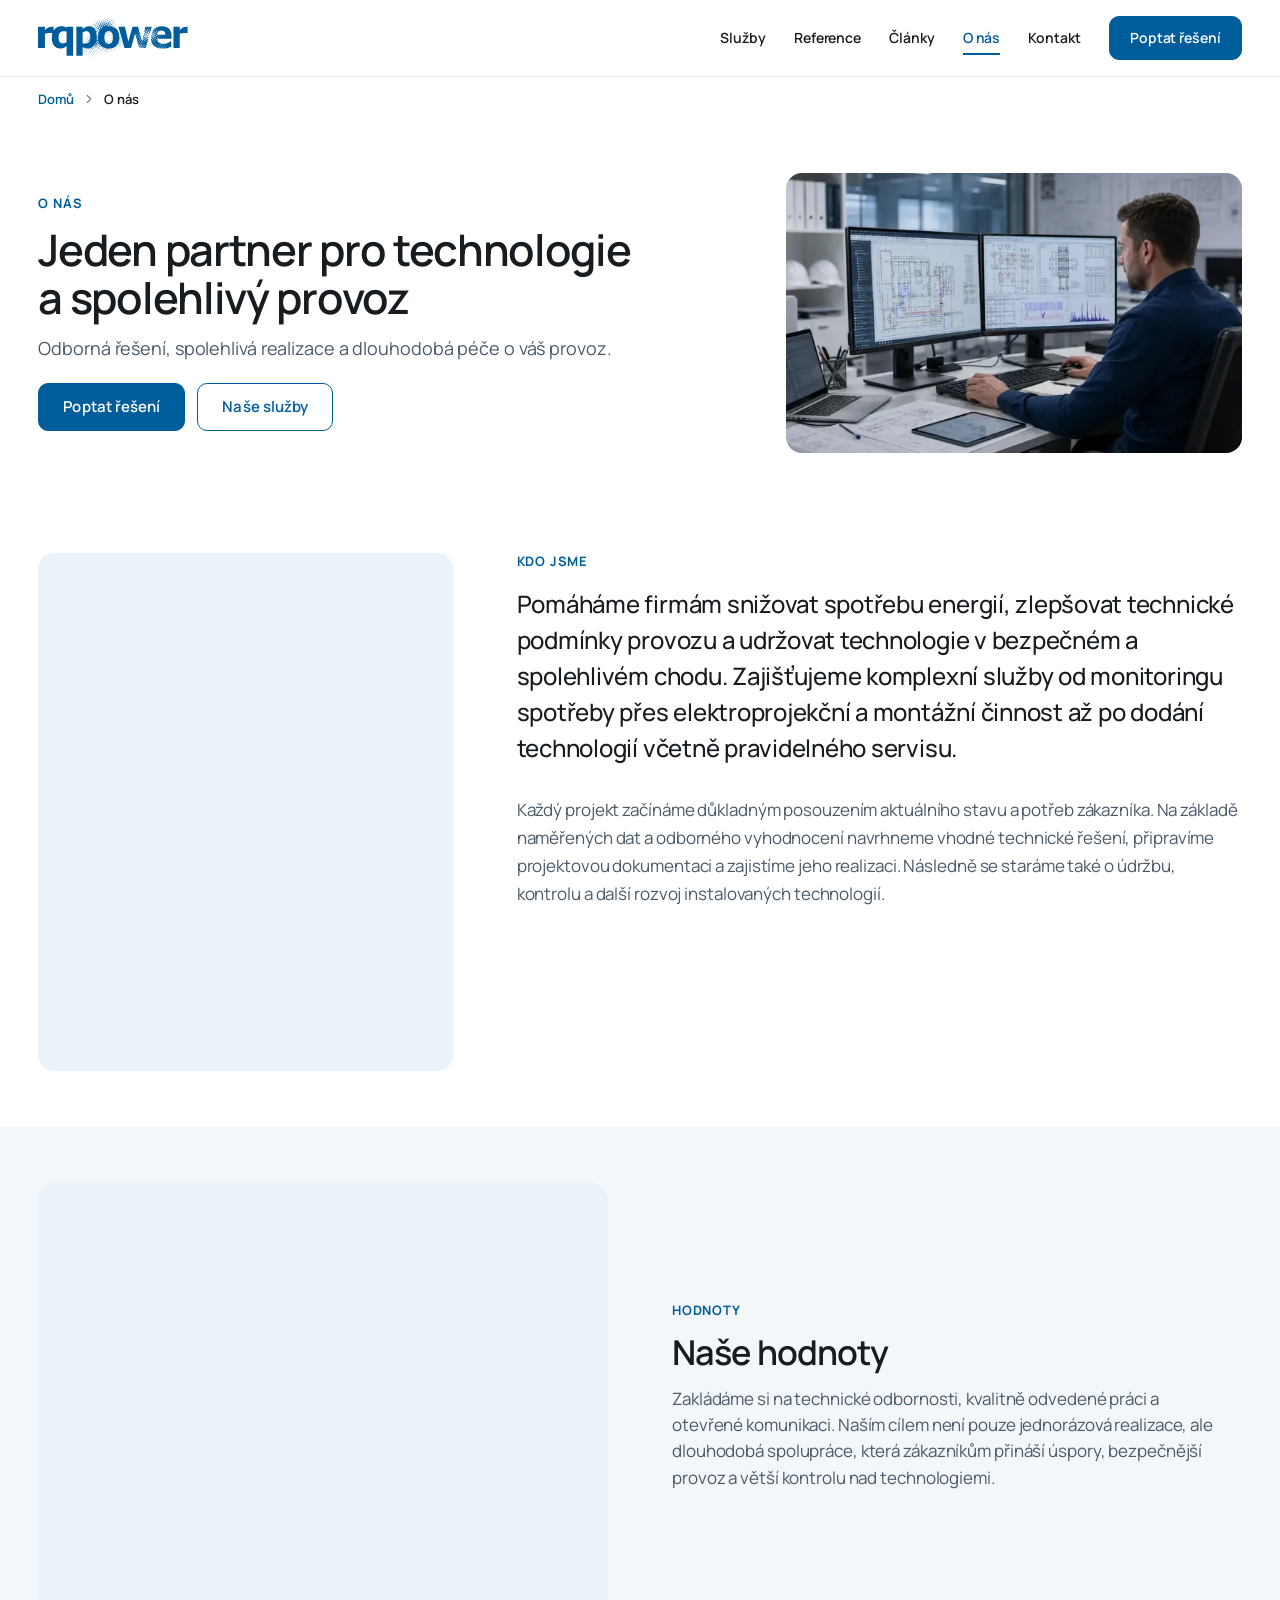
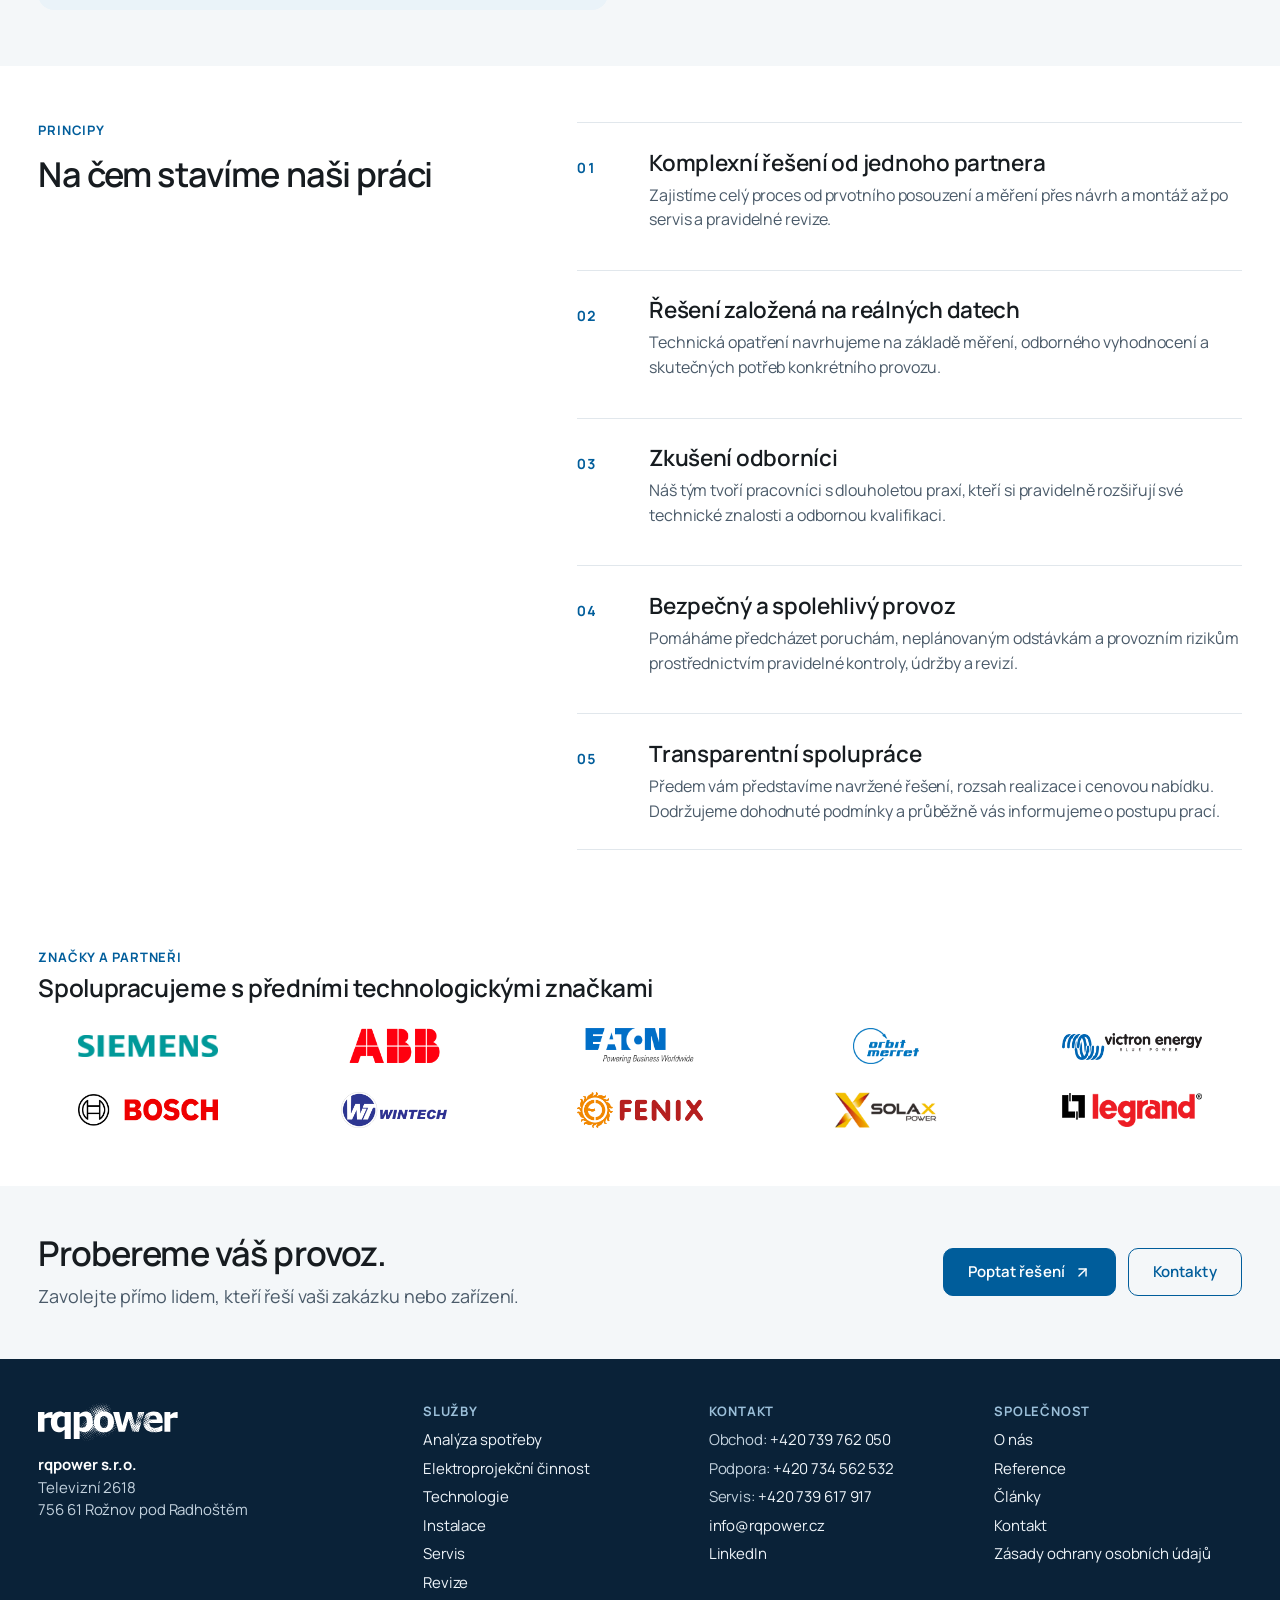
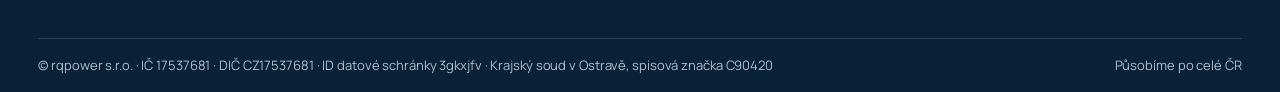
<file: public/o-nas.html>
<!doctype html>
<html lang="cs">
<head>
	<meta charset="UTF-8">
	<meta name="viewport" content="width=device-width, initial-scale=1">
<meta name="robots" content="noindex, nofollow">
<meta name="description" content="rqpower s.r.o. pomáhá firmám snižovat spotřebu energií a udržovat technologie ve spolehlivém provozu: od měření a návrhu po instalaci, servis a revize.">
<title>O nás – rqpower</title>
<meta name="theme-color" content="#005d9b">
<link rel="preload" href="assets/fonts/manrope.2bf80b6594.woff2" as="font" type="font/woff2" crossorigin="anonymous"><link rel="stylesheet" href="assets/css/site.b1336d4b81.css"><script src="assets/js/site.99c2cde4f0.js" defer></script><link rel="icon" href="assets/img/favicon.df666a03af.png" sizes="32x32">
<link rel="icon" href="assets/img/favicon.de2a870208.png" sizes="192x192">
<link rel="apple-touch-icon" href="assets/img/favicon.de2a870208.png">
</head>

<body class="wp-singular page-template-default page page-id-20 wp-custom-logo wp-embed-responsive wp-theme-twentytwentyfive wp-child-theme-rqpower-studio">

<a class="skip-link screen-reader-text" id="wp-skip-link" href="#obsah">Přeskočit na obsah</a><div class="wp-site-blocks"><header class="rq-site-header wp-block-template-part"><div class="wp-block-group rq-header is-layout-flow wp-block-group-is-layout-flow"><div class="wp-block-group rq-inner rq-header__inner is-layout-flow wp-block-group-is-layout-flow"><div class="wp-block-site-logo"><a href="index.html" class="custom-logo-link" rel="home"><img fetchpriority="high" class="custom-logo rq-logo-svg" src="assets/img/rqpower-logo.0b63851498.svg" alt="rqpower" width="965" height="274" decoding="async"></a></div><nav class="is-responsive items-justified-right wp-block-navigation is-horizontal is-content-justification-right is-layout-flex wp-container-core-navigation-is-layout-b47938f7 wp-block-navigation-is-layout-flex" aria-label="Hlavní navigace"><button type="button" aria-haspopup="dialog" aria-label="Otevřít menu" class="wp-block-navigation__responsive-container-open"><svg width="24" height="24" xmlns="http://www.w3.org/2000/svg" viewbox="0 0 24 24" aria-hidden="true" focusable="false"><path d="M4 7.5h16v1.5H4z"></path><path d="M4 15h16v1.5H4z"></path></svg></button>
				<div class="wp-block-navigation__responsive-container has-text-color has-ink-color has-background has-white-background-color" id="modal-1" tabindex="-1">
					<div class="wp-block-navigation__responsive-close" tabindex="-1">
						<div class="wp-block-navigation__responsive-dialog">
							<button type="button" aria-label="Zavřít menu" class="wp-block-navigation__responsive-container-close"><svg xmlns="http://www.w3.org/2000/svg" viewbox="0 0 24 24" width="24" height="24" aria-hidden="true" focusable="false"><path d="m13.06 12 6.47-6.47-1.06-1.06L12 10.94 5.53 4.47 4.47 5.53 10.94 12l-6.47 6.47 1.06 1.06L12 13.06l6.47 6.47 1.06-1.06L13.06 12Z"></path></svg></button>
							<div class="wp-block-navigation__responsive-container-content" id="modal-1-content">
								<ul class="wp-block-navigation__container is-responsive items-justified-right wp-block-navigation" aria-label="Hlavní navigace"><li class="wp-block-navigation-item wp-block-navigation-link"><a class="wp-block-navigation-item__content" href="sluzby.html"><span class="wp-block-navigation-item__label">Služby</span></a></li><li class="wp-block-navigation-item wp-block-navigation-link"><a class="wp-block-navigation-item__content" href="reference.html"><span class="wp-block-navigation-item__label">Reference</span></a></li><li class="wp-block-navigation-item wp-block-navigation-link"><a class="wp-block-navigation-item__content" href="clanky.html"><span class="wp-block-navigation-item__label">Články</span></a></li><li class="wp-block-navigation-item wp-block-navigation-link"><a class="wp-block-navigation-item__content" href="o-nas.html"><span class="wp-block-navigation-item__label">O nás</span></a></li><li class="wp-block-navigation-item wp-block-navigation-link"><a class="wp-block-navigation-item__content" href="kontakt.html"><span class="wp-block-navigation-item__label">Kontakt</span></a></li><li class="wp-block-navigation-item rq-nav-cta wp-block-navigation-link"><a class="wp-block-navigation-item__content" href="kontakt.html#formular"><span class="wp-block-navigation-item__label">Poptat řešení</span></a></li></ul>
								
							</div>
						</div>
					</div>
				</div></nav></div></div></header>


<main id="obsah" class="wp-block-group rq-main is-layout-flow wp-block-group-is-layout-flow"><nav class="rq-crumbs" aria-label="Drobečková navigace"><div class="rq-inner"><ol><li><a href="index.html">Domů</a></li><li><span aria-current="page">O nás</span></li></ol></div></nav>

<div class="entry-content wp-block-post-content is-layout-flow wp-block-post-content-is-layout-flow"><section class="wp-block-group rq-intro is-layout-flow wp-block-group-is-layout-flow"><div class="wp-block-group rq-inner is-layout-flow wp-block-group-is-layout-flow"><div class="wp-block-group rq-intro__grid is-layout-flow wp-block-group-is-layout-flow"><div class="wp-block-group is-layout-flow wp-block-group-is-layout-flow"><p class="rq-eyebrow wp-block-paragraph">O nás</p><h1 class="wp-block-heading">Jeden partner pro technologie a spolehlivý provoz</h1><p class="rq-lead wp-block-paragraph">Odborná řešení, spolehlivá realizace a dlouhodobá péče o váš provoz.</p><div class="wp-block-buttons is-layout-flex wp-block-buttons-is-layout-flex"><div class="wp-block-button"><a class="wp-block-button__link wp-element-button" href="kontakt.html?sluzba=konzultace#formular">Poptat řešení</a></div><div class="wp-block-button is-style-outline is-style-outline--2"><a class="wp-block-button__link wp-element-button" href="sluzby.html">Naše služby</a></div></div></div><figure class="wp-block-image size-full rq-media rq-intro__photo rq-op-center"><img decoding="async" width="1024" height="768" src="assets/img/photo-e0684f05-640w.065d78ff27.webp" alt="Elektroprojekce – fotografie z původního webu rqpower" class="wp-image-59" srcset="assets/img/photo-e0684f05-320w.2fca61b3c5.webp 320w, assets/img/photo-e0684f05-640w.065d78ff27.webp 640w, assets/img/photo-e0684f05-960w.d754b3575f.webp 960w, assets/img/photo-e0684f05-1024w.e25b42669d.webp 1024w" sizes="(max-width: 900px) calc(100vw - 44px), (max-width: 1240px) 38vw, 470px" loading="eager"></figure></div></div></section><section class="wp-block-group rq-band rq-story is-layout-flow wp-block-group-is-layout-flow"><div class="wp-block-group rq-inner is-layout-flow wp-block-group-is-layout-flow"><div class="wp-block-group rq-story__grid is-layout-flow wp-block-group-is-layout-flow"><figure class="wp-block-image size-large rq-media rq-story__photo rq-op-top"><img width="768" height="1024" decoding="async" src="assets/img/photo-45f69047-640w.5f64f97c42.webp" alt="Pracovník na zdvihací plošině v průmyslovém provozu – fotografie z původního webu rqpower" class="wp-image-41" srcset="assets/img/photo-45f69047-320w.be7acc81c7.webp 320w, assets/img/photo-45f69047-480w.3ef6bd37e5.webp 480w, assets/img/photo-45f69047-640w.5f64f97c42.webp 640w, assets/img/photo-45f69047-768w.8d903de52b.webp 768w" sizes="(max-width: 640px) calc(100vw - 44px), (max-width: 900px) 380px, (max-width: 1240px) 34vw, 420px" loading="lazy"></figure><div class="wp-block-group rq-story__text is-layout-flow wp-block-group-is-layout-flow"><div class="wp-block-group is-layout-flow wp-block-group-is-layout-flow"><p class="rq-eyebrow wp-block-paragraph">Kdo jsme</p></div><div class="wp-block-group rq-prose-cols is-layout-flow wp-block-group-is-layout-flow"><p class="wp-block-paragraph">Pomáháme firmám snižovat spotřebu energií, zlepšovat technické podmínky provozu a udržovat technologie v bezpečném a spolehlivém chodu. Zajišťujeme komplexní služby od monitoringu spotřeby přes elektroprojekční a montážní činnost až po dodání technologií včetně pravidelného servisu.</p><p class="wp-block-paragraph">Každý projekt začínáme důkladným posouzením aktuálního stavu a potřeb zákazníka. Na základě naměřených dat a odborného vyhodnocení navrhneme vhodné technické řešení, připravíme projektovou dokumentaci a zajistíme jeho realizaci. Následně se staráme také o údržbu, kontrolu a další rozvoj instalovaných technologií.</p></div></div></div></div></section><section class="wp-block-group rq-band rq-band--gray rq-valuesband is-layout-flow wp-block-group-is-layout-flow"><div class="wp-block-group rq-inner is-layout-flow wp-block-group-is-layout-flow"><div class="wp-block-group rq-split rq-valuesbox rq-card is-layout-flow wp-block-group-is-layout-flow"><figure class="wp-block-image size-full rq-media rq-op-center"><img width="1024" height="768" decoding="async" src="assets/img/photo-5a0bbd1c-640w.9dbb765954.webp" alt="Naše hodnoty – fotografie z původního webu rqpower" class="wp-image-40" srcset="assets/img/photo-5a0bbd1c-320w.c4203d422a.webp 320w, assets/img/photo-5a0bbd1c-640w.9dbb765954.webp 640w, assets/img/photo-5a0bbd1c-960w.5656d5580f.webp 960w, assets/img/photo-5a0bbd1c-1024w.d3bfd82881.webp 1024w" sizes="(max-width: 900px) calc(100vw - 44px), (max-width: 1240px) 46vw, 584px" loading="lazy"></figure><div class="wp-block-group is-layout-flow wp-block-group-is-layout-flow"><p class="rq-eyebrow wp-block-paragraph">Hodnoty</p><h2 class="wp-block-heading">Naše hodnoty</h2><p class="rq-text wp-block-paragraph">Zakládáme si na technické odbornosti, kvalitně odvedené práci a otevřené komunikaci. Naším cílem není pouze jednorázová realizace, ale dlouhodobá spolupráce, která zákazníkům přináší úspory, bezpečnější provoz a větší kontrolu nad technologiemi.</p></div></div></div></section><section class="wp-block-group rq-band rq-values rq-values--principles is-layout-flow wp-block-group-is-layout-flow"><div class="wp-block-group rq-inner is-layout-flow wp-block-group-is-layout-flow"><div class="wp-block-group rq-head is-layout-flow wp-block-group-is-layout-flow"><div class="wp-block-group is-layout-flow wp-block-group-is-layout-flow"><p class="rq-eyebrow wp-block-paragraph">Principy</p><h2 class="wp-block-heading">Na čem stavíme naši práci</h2></div></div><div class="wp-block-group rq-principles is-layout-flow wp-block-group-is-layout-flow"><div class="wp-block-group rq-principle rq-card is-layout-flow wp-block-group-is-layout-flow"><p class="rq-num wp-block-paragraph">01</p><h3 class="wp-block-heading">Komplexní řešení od jednoho partnera</h3><p class="rq-text wp-block-paragraph">Zajistíme celý proces od prvotního posouzení a měření přes návrh a montáž až po servis a pravidelné revize.</p></div><div class="wp-block-group rq-principle rq-card is-layout-flow wp-block-group-is-layout-flow"><p class="rq-num wp-block-paragraph">02</p><h3 class="wp-block-heading">Řešení založená na reálných datech</h3><p class="rq-text wp-block-paragraph">Technická opatření navrhujeme na základě měření, odborného vyhodnocení a skutečných potřeb konkrétního provozu.</p></div><div class="wp-block-group rq-principle rq-card is-layout-flow wp-block-group-is-layout-flow"><p class="rq-num wp-block-paragraph">03</p><h3 class="wp-block-heading">Zkušení odborníci</h3><p class="rq-text wp-block-paragraph">Náš tým tvoří pracovníci s dlouholetou praxí, kteří si pravidelně rozšiřují své technické znalosti a odbornou kvalifikaci.</p></div><div class="wp-block-group rq-principle rq-card is-layout-flow wp-block-group-is-layout-flow"><p class="rq-num wp-block-paragraph">04</p><h3 class="wp-block-heading">Bezpečný a spolehlivý provoz</h3><p class="rq-text wp-block-paragraph">Pomáháme předcházet poruchám, neplánovaným odstávkám a provozním rizikům prostřednictvím pravidelné kontroly, údržby a revizí.</p></div><div class="wp-block-group rq-principle rq-card is-layout-flow wp-block-group-is-layout-flow"><p class="rq-num wp-block-paragraph">05</p><h3 class="wp-block-heading">Transparentní spolupráce</h3><p class="rq-text wp-block-paragraph">Předem vám představíme navržené řešení, rozsah realizace i cenovou nabídku. Dodržujeme dohodnuté podmínky a průběžně vás informujeme o postupu prací.</p></div></div></div></section><section id="partneri" class="wp-block-group rq-band rq-band--tight rq-brands is-layout-flow wp-block-group-is-layout-flow"><div class="wp-block-group rq-inner is-layout-flow wp-block-group-is-layout-flow"><div class="wp-block-group rq-head is-layout-flow wp-block-group-is-layout-flow"><div class="wp-block-group is-layout-flow wp-block-group-is-layout-flow"><p class="rq-eyebrow wp-block-paragraph">Značky a partneři</p><h2 class="wp-block-heading">Spolupracujeme s předními technologickými značkami</h2></div></div><div class="wp-block-group rq-logos is-layout-flow wp-block-group-is-layout-flow"><figure class="wp-block-image size-full rq-logo"><img width="2560" height="407" decoding="async" src="assets/img/partner-siemens.b0d8bdd0c1.png" alt="Siemens" class="wp-image-63" loading="lazy"></figure><figure class="wp-block-image size-full rq-logo"><img width="800" height="600" decoding="async" src="assets/img/partner-abb.7bba24940c.png" alt="ABB" class="wp-image-37" loading="lazy"></figure><figure class="wp-block-image size-full rq-logo"><img width="181" height="57" decoding="async" src="assets/img/partner-eaton.b0e97c2b6e.png" alt="Eaton" class="wp-image-44" loading="lazy"></figure><figure class="wp-block-image size-full rq-logo"><img width="1617" height="875" decoding="async" src="assets/img/partner-orbit-merret.979f32dd9e.png" alt="ORBIT MERRET" class="wp-image-57" loading="lazy"></figure><figure class="wp-block-image size-full rq-logo"><img width="261" height="50" decoding="async" src="assets/img/partner-victron-energy.b8af4dac78.png" alt="Victron Energy" class="wp-image-67" loading="lazy"></figure><figure class="wp-block-image size-full rq-logo"><img width="500" height="113" decoding="async" src="assets/img/partner-bosch.c7b3cd0148.png" alt="Bosch" class="wp-image-38" loading="lazy"></figure><figure class="wp-block-image size-full rq-logo"><img width="400" height="136" decoding="async" src="assets/img/partner-wt-wintech.791fe65b1d.png" alt="WT WINTECH" class="wp-image-51" loading="lazy"></figure><figure class="wp-block-image size-full rq-logo"><img width="459" height="131" decoding="async" src="assets/img/partner-fenix.1af3cfc7b3.png" alt="Fenix" class="wp-image-50" loading="lazy"></figure><figure class="wp-block-image size-full rq-logo"><img width="300" height="105" decoding="async" src="assets/img/partner-solax-power.e007d9b568.png" alt="SolaX Power" class="wp-image-49" loading="lazy"></figure><figure class="wp-block-image size-full rq-logo"><img width="215" height="52" decoding="async" src="assets/img/partner-legrand.5daf466ae4.png" alt="Legrand" class="wp-image-48" loading="lazy"></figure></div></div></section><section class="wp-block-group rq-cta is-layout-flow wp-block-group-is-layout-flow"><div class="wp-block-group rq-inner is-layout-flow wp-block-group-is-layout-flow"><div class="wp-block-group rq-cta__grid is-layout-flow wp-block-group-is-layout-flow"><div class="wp-block-group is-layout-flow wp-block-group-is-layout-flow"><h2 class="wp-block-heading">Probereme váš provoz.</h2><p class="rq-lead wp-block-paragraph">Zavolejte přímo lidem, kteří řeší vaši zakázku nebo zařízení.</p></div><div class="wp-block-buttons is-layout-flex wp-block-buttons-is-layout-flex"><div class="wp-block-button"><a class="wp-block-button__link wp-element-button" href="kontakt.html?sluzba=konzultace#formular">Poptat řešení</a></div><div class="wp-block-button is-style-outline is-style-outline--3"><a class="wp-block-button__link wp-element-button" href="kontakt.html">Kontakty</a></div></div></div></div></section></div></main>


<footer class="rq-site-footer wp-block-template-part"><div class="wp-block-group rq-inner is-layout-flow wp-block-group-is-layout-flow"><div class="wp-block-group rq-footer__grid is-layout-flow wp-block-group-is-layout-flow"><div class="wp-block-group is-layout-flow wp-block-group-is-layout-flow"><div class="wp-block-site-logo"><a href="index.html" class="custom-logo-link" rel="home"><img class="custom-logo rq-logo-svg" src="assets/img/rqpower-logo.0b63851498.svg" alt="rqpower" width="965" height="274" decoding="async" loading="lazy"></a></div><p class="wp-block-paragraph"><strong>rqpower s.r.o.</strong><br>Televizní 2618<br>756 61 Rožnov pod Radhoštěm</p></div><div class="wp-block-group is-layout-flow wp-block-group-is-layout-flow"><h2 class="wp-block-heading">Služby</h2><p class="wp-block-paragraph"><a href="sluzby.html#analyza">Analýza spotřeby</a></p><p class="wp-block-paragraph"><a href="sluzby.html#elektroprojekce">Elektroprojekční činnost</a></p><p class="wp-block-paragraph"><a href="sluzby.html#technologie-vyroby">Technologie</a></p><p class="wp-block-paragraph"><a href="sluzby.html#montaze">Instalace</a></p><p class="wp-block-paragraph"><a href="sluzby.html#servis">Servis</a></p><p class="wp-block-paragraph"><a href="sluzby.html#revize">Revize</a></p></div><div class="wp-block-group is-layout-flow wp-block-group-is-layout-flow"><h2 class="wp-block-heading">Kontakt</h2><p>Obchod: <a href="tel:+420739762050">+420 739 762 050</a></p><p>Podpora: <a href="tel:+420734562532">+420 734 562 532</a></p><p>Servis: <a href="tel:+420739617917">+420 739 617 917</a></p><p><a href="mailto:info@rqpower.cz">info@rqpower.cz</a></p><p class="wp-block-paragraph"><a href="https://www.linkedin.com/company/rq-power-s-r-o" rel="noopener">LinkedIn</a></p></div><div class="wp-block-group is-layout-flow wp-block-group-is-layout-flow"><h2 class="wp-block-heading">Společnost</h2><p class="wp-block-paragraph"><a href="o-nas.html">O nás</a></p><p class="wp-block-paragraph"><a href="reference.html">Reference</a></p><p class="wp-block-paragraph"><a href="clanky.html">Články</a></p><p class="wp-block-paragraph"><a href="kontakt.html">Kontakt</a></p><p class="wp-block-paragraph"><a href="ochrana-udaju.html">Zásady ochrany osobních údajů</a></p></div></div><div class="wp-block-group rq-footer__legal is-layout-flow wp-block-group-is-layout-flow"><p class="wp-block-paragraph">© rqpower s.r.o. · IČ 17537681 · DIČ CZ17537681 · ID datové schránky 3gkxjfv · Krajský soud v Ostravě, spisová značka C90420</p><p class="wp-block-paragraph">Působíme po celé ČR</p></div></div></footer>
</div>
</body>
</html>
</file>
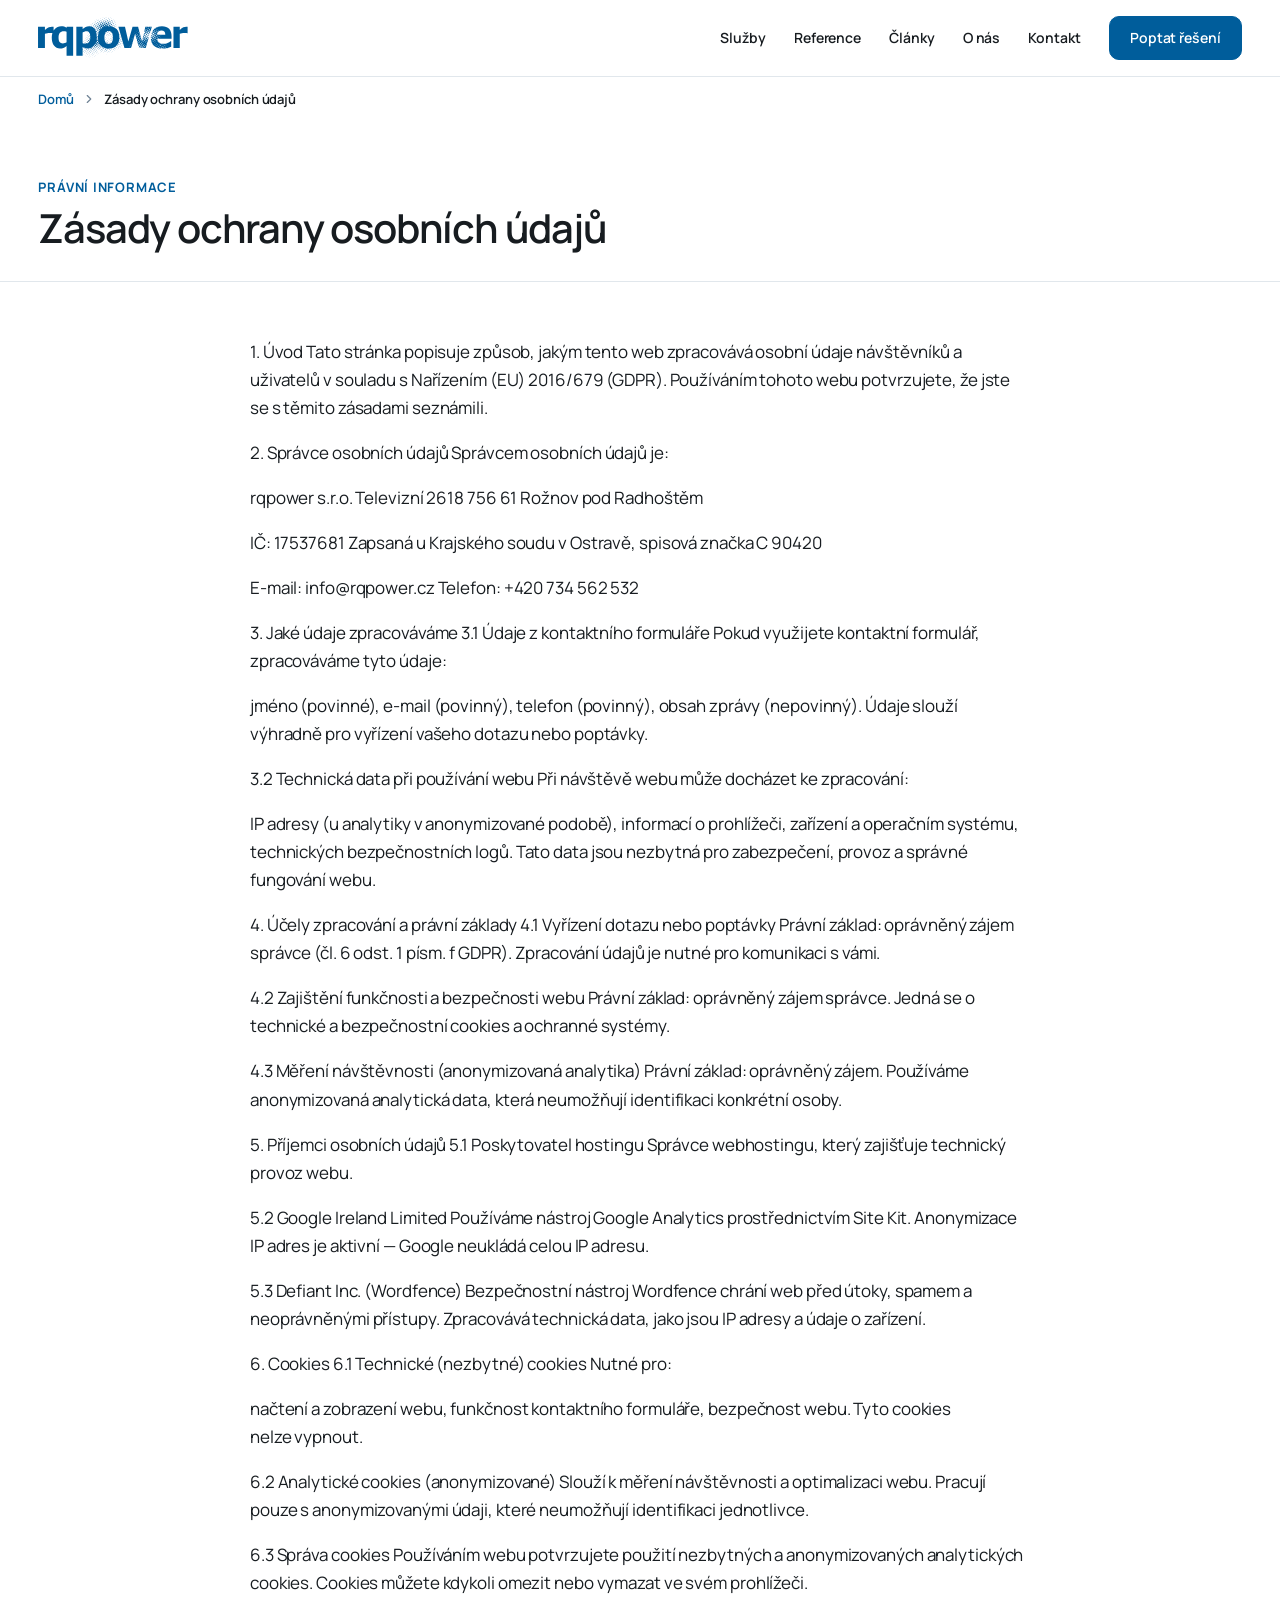
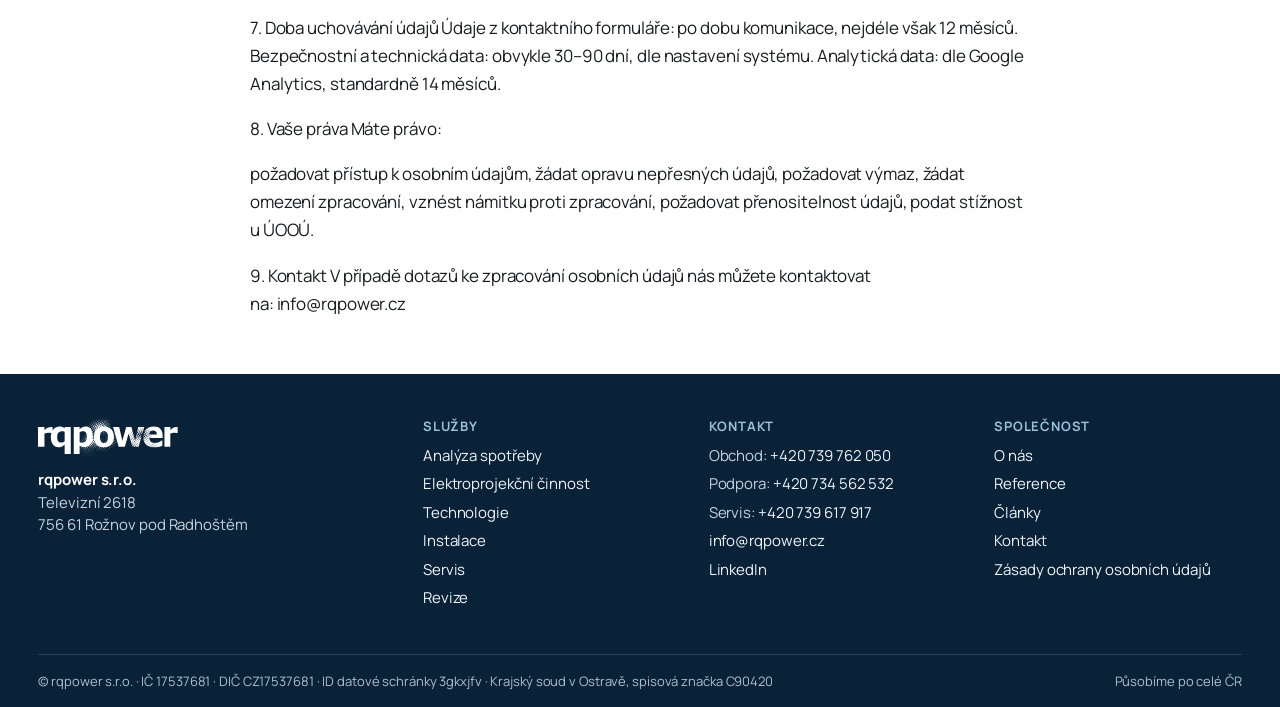
<file: public/ochrana-udaju.html>
<!doctype html>
<html lang="cs">
<head>
	<meta charset="UTF-8">
	<meta name="viewport" content="width=device-width, initial-scale=1">
<meta name="robots" content="noindex, nofollow">
<meta name="description" content="Zásady ochrany osobních údajů webu rqpower: jaké údaje se zpracovávají, k jakým účelům, komu jsou předávány a jaká máte práva.">
<title>Zásady ochrany osobních údajů – rqpower</title>
<meta name="theme-color" content="#005d9b">
<link rel="preload" href="assets/fonts/manrope.2bf80b6594.woff2" as="font" type="font/woff2" crossorigin="anonymous"><link rel="stylesheet" href="assets/css/site.356c487215.css"><script src="assets/js/site.99c2cde4f0.js" defer></script><link rel="icon" href="assets/img/favicon.df666a03af.png" sizes="32x32">
<link rel="icon" href="assets/img/favicon.de2a870208.png" sizes="192x192">
<link rel="apple-touch-icon" href="assets/img/favicon.de2a870208.png">
</head>

<body class="privacy-policy wp-singular page-template-default page page-id-22 wp-custom-logo wp-embed-responsive wp-theme-twentytwentyfive wp-child-theme-rqpower-studio">

<a class="skip-link screen-reader-text" id="wp-skip-link" href="#obsah">Přeskočit na obsah</a><div class="wp-site-blocks"><header class="rq-site-header wp-block-template-part"><div class="wp-block-group rq-header is-layout-flow wp-block-group-is-layout-flow"><div class="wp-block-group rq-inner rq-header__inner is-layout-flow wp-block-group-is-layout-flow"><div class="wp-block-site-logo"><a href="index.html" class="custom-logo-link" rel="home"><img fetchpriority="high" class="custom-logo rq-logo-svg" src="assets/img/rqpower-logo.0b63851498.svg" alt="rqpower" width="965" height="274" decoding="async"></a></div><nav class="is-responsive items-justified-right wp-block-navigation is-horizontal is-content-justification-right is-layout-flex wp-container-core-navigation-is-layout-b47938f7 wp-block-navigation-is-layout-flex" aria-label="Hlavní navigace"><button type="button" aria-haspopup="dialog" aria-label="Otevřít menu" class="wp-block-navigation__responsive-container-open"><svg width="24" height="24" xmlns="http://www.w3.org/2000/svg" viewbox="0 0 24 24" aria-hidden="true" focusable="false"><path d="M4 7.5h16v1.5H4z"></path><path d="M4 15h16v1.5H4z"></path></svg></button>
				<div class="wp-block-navigation__responsive-container has-text-color has-ink-color has-background has-white-background-color" id="modal-1" tabindex="-1">
					<div class="wp-block-navigation__responsive-close" tabindex="-1">
						<div class="wp-block-navigation__responsive-dialog">
							<button type="button" aria-label="Zavřít menu" class="wp-block-navigation__responsive-container-close"><svg xmlns="http://www.w3.org/2000/svg" viewbox="0 0 24 24" width="24" height="24" aria-hidden="true" focusable="false"><path d="m13.06 12 6.47-6.47-1.06-1.06L12 10.94 5.53 4.47 4.47 5.53 10.94 12l-6.47 6.47 1.06 1.06L12 13.06l6.47 6.47 1.06-1.06L13.06 12Z"></path></svg></button>
							<div class="wp-block-navigation__responsive-container-content" id="modal-1-content">
								<ul class="wp-block-navigation__container is-responsive items-justified-right wp-block-navigation" aria-label="Hlavní navigace"><li class="wp-block-navigation-item wp-block-navigation-link"><a class="wp-block-navigation-item__content" href="sluzby.html"><span class="wp-block-navigation-item__label">Služby</span></a></li><li class="wp-block-navigation-item wp-block-navigation-link"><a class="wp-block-navigation-item__content" href="reference.html"><span class="wp-block-navigation-item__label">Reference</span></a></li><li class="wp-block-navigation-item wp-block-navigation-link"><a class="wp-block-navigation-item__content" href="clanky.html"><span class="wp-block-navigation-item__label">Články</span></a></li><li class="wp-block-navigation-item wp-block-navigation-link"><a class="wp-block-navigation-item__content" href="o-nas.html"><span class="wp-block-navigation-item__label">O nás</span></a></li><li class="wp-block-navigation-item wp-block-navigation-link"><a class="wp-block-navigation-item__content" href="kontakt.html"><span class="wp-block-navigation-item__label">Kontakt</span></a></li><li class="wp-block-navigation-item rq-nav-cta wp-block-navigation-link"><a class="wp-block-navigation-item__content" href="kontakt.html#formular"><span class="wp-block-navigation-item__label">Poptat řešení</span></a></li></ul>
								
							</div>
						</div>
					</div>
				</div></nav></div></div></header>


<main id="obsah" class="wp-block-group rq-main is-layout-flow wp-block-group-is-layout-flow"><nav class="rq-crumbs" aria-label="Drobečková navigace"><div class="rq-inner"><ol><li><a href="index.html">Domů</a></li><li><span aria-current="page">Zásady ochrany osobních údajů</span></li></ol></div></nav>

<div class="entry-content wp-block-post-content is-layout-flow wp-block-post-content-is-layout-flow"><section class="wp-block-group rq-band rq-band--gray rq-page-title is-layout-flow wp-block-group-is-layout-flow"><div class="wp-block-group rq-inner is-layout-flow wp-block-group-is-layout-flow"><p class="rq-eyebrow wp-block-paragraph">Právní informace</p><h1 class="wp-block-heading">Zásady ochrany osobních údajů</h1></div></section><section class="wp-block-group rq-band is-layout-flow wp-block-group-is-layout-flow"><div class="wp-block-group rq-inner rq-prose is-layout-flow wp-block-group-is-layout-flow"><p class="wp-block-paragraph">1. Úvod Tato stránka popisuje způsob, jakým tento web zpracovává osobní údaje návštěvníků a uživatelů v souladu s Nařízením (EU) 2016/679 (GDPR). Používáním tohoto webu potvrzujete, že jste se s těmito zásadami seznámili.</p><p class="wp-block-paragraph">2. Správce osobních údajů Správcem osobních údajů je:</p><p class="wp-block-paragraph">rqpower s.r.o. Televizní 2618 756 61 Rožnov pod Radhoštěm</p><p class="wp-block-paragraph">IČ: 17537681 Zapsaná u Krajského soudu v Ostravě, spisová značka C 90420</p><p class="wp-block-paragraph">E-mail: info@rqpower.cz Telefon: +420 734 562 532</p><p class="wp-block-paragraph">3. Jaké údaje zpracováváme 3.1 Údaje z kontaktního formuláře Pokud využijete kontaktní formulář, zpracováváme tyto údaje:</p><p class="wp-block-paragraph">jméno (povinné), e-mail (povinný), telefon (povinný), obsah zprávy (nepovinný). Údaje slouží výhradně pro vyřízení vašeho dotazu nebo poptávky.</p><p class="wp-block-paragraph">3.2 Technická data při používání webu Při návštěvě webu může docházet ke zpracování:</p><p class="wp-block-paragraph">IP adresy (u analytiky v anonymizované podobě), informací o prohlížeči, zařízení a operačním systému, technických bezpečnostních logů. Tato data jsou nezbytná pro zabezpečení, provoz a správné fungování webu.</p><p class="wp-block-paragraph">4. Účely zpracování a právní základy 4.1 Vyřízení dotazu nebo poptávky Právní základ: oprávněný zájem správce (čl. 6 odst. 1 písm. f GDPR). Zpracování údajů je nutné pro komunikaci s vámi.</p><p class="wp-block-paragraph">4.2 Zajištění funkčnosti a bezpečnosti webu Právní základ: oprávněný zájem správce. Jedná se o technické a bezpečnostní cookies a ochranné systémy.</p><p class="wp-block-paragraph">4.3 Měření návštěvnosti (anonymizovaná analytika) Právní základ: oprávněný zájem. Používáme anonymizovaná analytická data, která neumožňují identifikaci konkrétní osoby.</p><p class="wp-block-paragraph">5. Příjemci osobních údajů 5.1 Poskytovatel hostingu Správce webhostingu, který zajišťuje technický provoz webu.</p><p class="wp-block-paragraph">5.2 Google Ireland Limited Používáme nástroj Google Analytics prostřednictvím Site Kit. Anonymizace IP adres je aktivní — Google neukládá celou IP adresu.</p><p class="wp-block-paragraph">5.3 Defiant Inc. (Wordfence) Bezpečnostní nástroj Wordfence chrání web před útoky, spamem a neoprávněnými přístupy. Zpracovává technická data, jako jsou IP adresy a údaje o zařízení.</p><p class="wp-block-paragraph">6. Cookies 6.1 Technické (nezbytné) cookies Nutné pro:</p><p class="wp-block-paragraph">načtení a zobrazení webu, funkčnost kontaktního formuláře, bezpečnost webu. Tyto cookies nelze vypnout.</p><p class="wp-block-paragraph">6.2 Analytické cookies (anonymizované) Slouží k měření návštěvnosti a optimalizaci webu. Pracují pouze s anonymizovanými údaji, které neumožňují identifikaci jednotlivce.</p><p class="wp-block-paragraph">6.3 Správa cookies Používáním webu potvrzujete použití nezbytných a anonymizovaných analytických cookies. Cookies můžete kdykoli omezit nebo vymazat ve svém prohlížeči.</p><p class="wp-block-paragraph">7. Doba uchovávání údajů Údaje z kontaktního formuláře: po dobu komunikace, nejdéle však 12 měsíců. Bezpečnostní a technická data: obvykle 30–90 dní, dle nastavení systému. Analytická data: dle Google Analytics, standardně 14 měsíců.</p><p class="wp-block-paragraph">8. Vaše práva Máte právo:</p><p class="wp-block-paragraph">požadovat přístup k osobním údajům, žádat opravu nepřesných údajů, požadovat výmaz, žádat omezení zpracování, vznést námitku proti zpracování, požadovat přenositelnost údajů, podat stížnost u ÚOOÚ.</p><p class="wp-block-paragraph">9. Kontakt V případě dotazů ke zpracování osobních údajů nás můžete kontaktovat na: info@rqpower.cz</p></div></section></div></main>


<footer class="rq-site-footer wp-block-template-part"><div class="wp-block-group rq-inner is-layout-flow wp-block-group-is-layout-flow"><div class="wp-block-group rq-footer__grid is-layout-flow wp-block-group-is-layout-flow"><div class="wp-block-group is-layout-flow wp-block-group-is-layout-flow"><div class="wp-block-site-logo"><a href="index.html" class="custom-logo-link" rel="home"><img class="custom-logo rq-logo-svg" src="assets/img/rqpower-logo.0b63851498.svg" alt="rqpower" width="965" height="274" decoding="async" loading="lazy"></a></div><p class="wp-block-paragraph"><strong>rqpower s.r.o.</strong><br>Televizní 2618<br>756 61 Rožnov pod Radhoštěm</p></div><div class="wp-block-group is-layout-flow wp-block-group-is-layout-flow"><h2 class="wp-block-heading">Služby</h2><p class="wp-block-paragraph"><a href="sluzby.html#analyza">Analýza spotřeby</a></p><p class="wp-block-paragraph"><a href="sluzby.html#elektroprojekce">Elektroprojekční činnost</a></p><p class="wp-block-paragraph"><a href="sluzby.html#technologie-vyroby">Technologie</a></p><p class="wp-block-paragraph"><a href="sluzby.html#montaze">Instalace</a></p><p class="wp-block-paragraph"><a href="sluzby.html#servis">Servis</a></p><p class="wp-block-paragraph"><a href="sluzby.html#revize">Revize</a></p></div><div class="wp-block-group is-layout-flow wp-block-group-is-layout-flow"><h2 class="wp-block-heading">Kontakt</h2><p>Obchod: <a href="tel:+420739762050">+420 739 762 050</a></p><p>Podpora: <a href="tel:+420734562532">+420 734 562 532</a></p><p>Servis: <a href="tel:+420739617917">+420 739 617 917</a></p><p><a href="mailto:info@rqpower.cz">info@rqpower.cz</a></p><p class="wp-block-paragraph"><a href="https://www.linkedin.com/company/rq-power-s-r-o" rel="noopener">LinkedIn</a></p></div><div class="wp-block-group is-layout-flow wp-block-group-is-layout-flow"><h2 class="wp-block-heading">Společnost</h2><p class="wp-block-paragraph"><a href="o-nas.html">O nás</a></p><p class="wp-block-paragraph"><a href="reference.html">Reference</a></p><p class="wp-block-paragraph"><a href="clanky.html">Články</a></p><p class="wp-block-paragraph"><a href="kontakt.html">Kontakt</a></p><p class="wp-block-paragraph"><a href="ochrana-udaju.html">Zásady ochrany osobních údajů</a></p></div></div><div class="wp-block-group rq-footer__legal is-layout-flow wp-block-group-is-layout-flow"><p class="wp-block-paragraph">© rqpower s.r.o. · IČ 17537681 · DIČ CZ17537681 · ID datové schránky 3gkxjfv · Krajský soud v Ostravě, spisová značka C90420</p><p class="wp-block-paragraph">Působíme po celé ČR</p></div></div></footer>
</div>
</body>
</html>
</file>
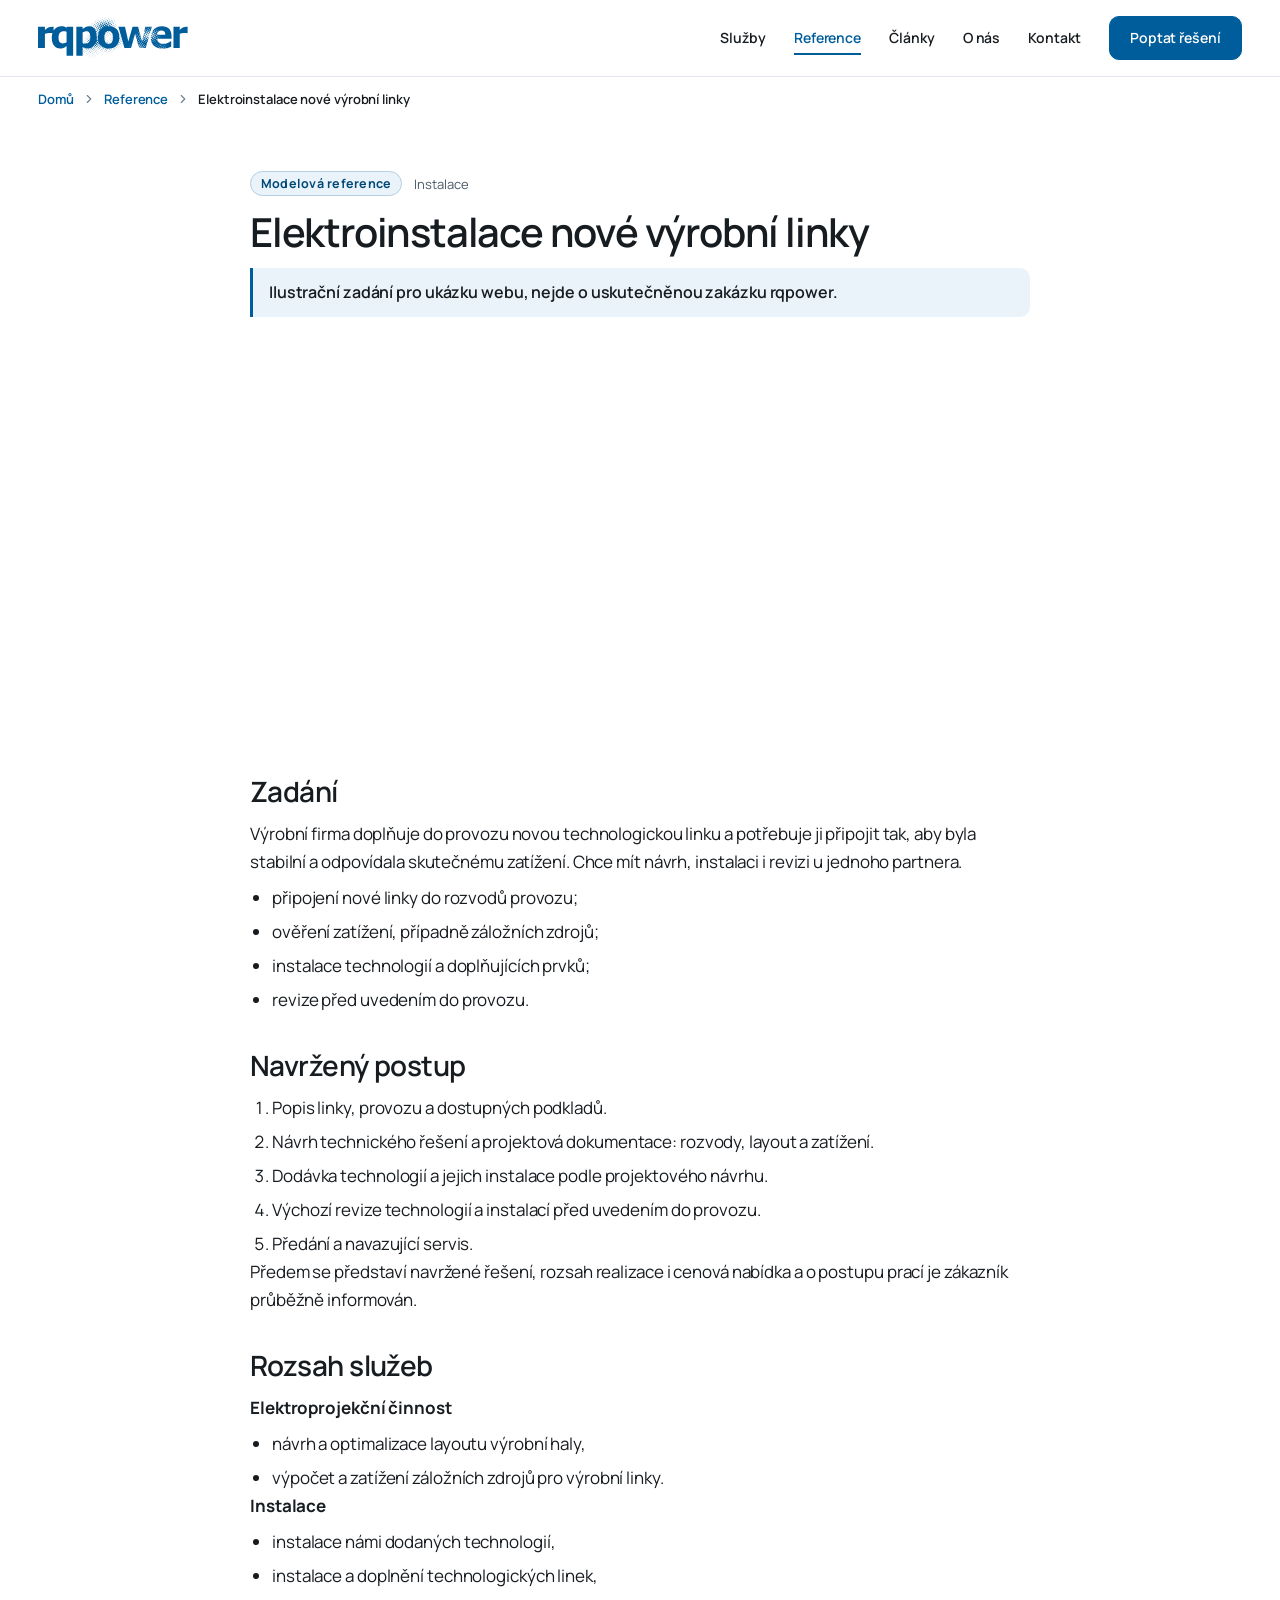
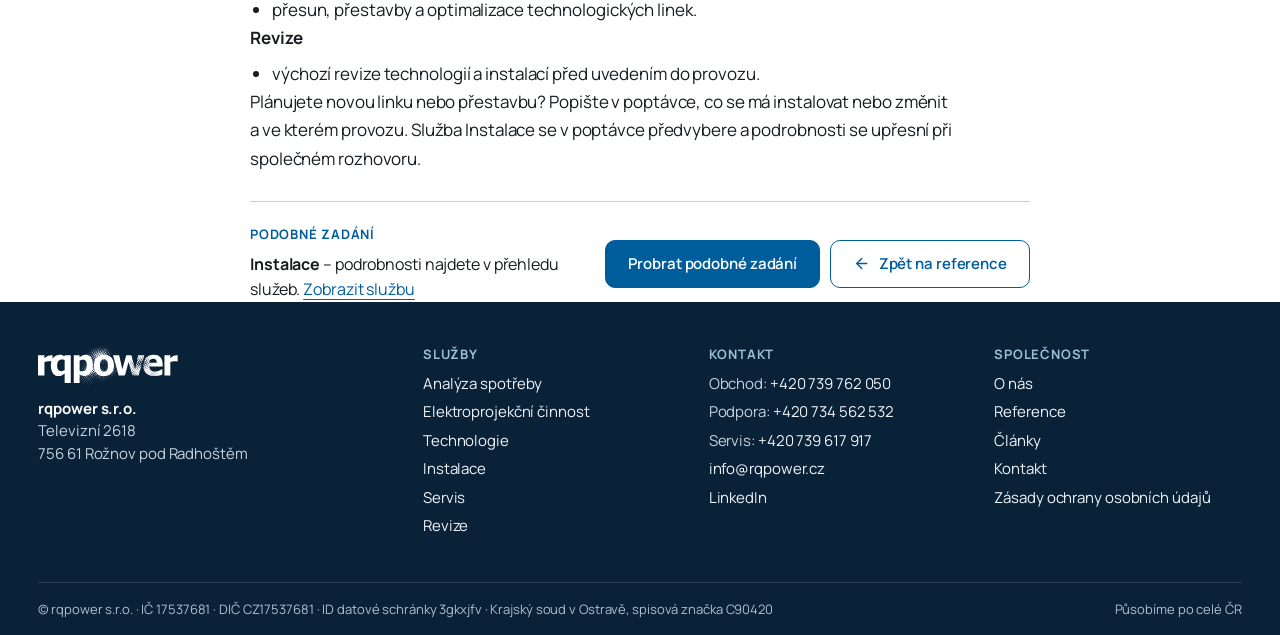
<file: public/reference-elektroinstalace-linky.html>
<!doctype html>
<html lang="cs">
<head>
	<meta charset="UTF-8">
	<meta name="viewport" content="width=device-width, initial-scale=1">
<meta name="robots" content="noindex, nofollow">
<meta name="description" content="Modelové zadání: do provozu přibývá nová výrobní linka. Ukázka postupu od návrhu rozvodů přes instalaci technologií po výchozí revizi.">
<title>Elektroinstalace nové výrobní linky – rqpower</title>
<meta name="theme-color" content="#005d9b">
<link rel="preload" href="assets/fonts/manrope.2bf80b6594.woff2" as="font" type="font/woff2" crossorigin="anonymous"><link rel="stylesheet" href="assets/css/site.d401640731.css"><script src="assets/js/site.99c2cde4f0.js" defer></script><link rel="icon" href="assets/img/favicon.df666a03af.png" sizes="32x32">
<link rel="icon" href="assets/img/favicon.de2a870208.png" sizes="192x192">
<link rel="apple-touch-icon" href="assets/img/favicon.de2a870208.png">
</head>

<body class="wp-singular post-template-default single single-post postid-118 single-format-standard wp-custom-logo wp-embed-responsive wp-theme-twentytwentyfive wp-child-theme-rqpower-studio rq-is-reference">

<a class="skip-link screen-reader-text" id="wp-skip-link" href="#obsah">Přeskočit na obsah</a><div class="wp-site-blocks"><header class="rq-site-header wp-block-template-part"><div class="wp-block-group rq-header is-layout-flow wp-block-group-is-layout-flow"><div class="wp-block-group rq-inner rq-header__inner is-layout-flow wp-block-group-is-layout-flow"><div class="wp-block-site-logo"><a href="index.html" class="custom-logo-link" rel="home"><img fetchpriority="high" class="custom-logo rq-logo-svg" src="assets/img/rqpower-logo.0b63851498.svg" alt="rqpower" width="965" height="274" decoding="async"></a></div><nav class="is-responsive items-justified-right wp-block-navigation is-horizontal is-content-justification-right is-layout-flex wp-container-core-navigation-is-layout-b47938f7 wp-block-navigation-is-layout-flex" aria-label="Hlavní navigace"><button type="button" aria-haspopup="dialog" aria-label="Otevřít menu" class="wp-block-navigation__responsive-container-open"><svg width="24" height="24" xmlns="http://www.w3.org/2000/svg" viewbox="0 0 24 24" aria-hidden="true" focusable="false"><path d="M4 7.5h16v1.5H4z"></path><path d="M4 15h16v1.5H4z"></path></svg></button>
				<div class="wp-block-navigation__responsive-container has-text-color has-ink-color has-background has-white-background-color" id="modal-1" tabindex="-1">
					<div class="wp-block-navigation__responsive-close" tabindex="-1">
						<div class="wp-block-navigation__responsive-dialog">
							<button type="button" aria-label="Zavřít menu" class="wp-block-navigation__responsive-container-close"><svg xmlns="http://www.w3.org/2000/svg" viewbox="0 0 24 24" width="24" height="24" aria-hidden="true" focusable="false"><path d="m13.06 12 6.47-6.47-1.06-1.06L12 10.94 5.53 4.47 4.47 5.53 10.94 12l-6.47 6.47 1.06 1.06L12 13.06l6.47 6.47 1.06-1.06L13.06 12Z"></path></svg></button>
							<div class="wp-block-navigation__responsive-container-content" id="modal-1-content">
								<ul class="wp-block-navigation__container is-responsive items-justified-right wp-block-navigation" aria-label="Hlavní navigace"><li class="wp-block-navigation-item wp-block-navigation-link"><a class="wp-block-navigation-item__content" href="sluzby.html"><span class="wp-block-navigation-item__label">Služby</span></a></li><li class="wp-block-navigation-item wp-block-navigation-link"><a class="wp-block-navigation-item__content" href="reference.html"><span class="wp-block-navigation-item__label">Reference</span></a></li><li class="wp-block-navigation-item wp-block-navigation-link"><a class="wp-block-navigation-item__content" href="clanky.html"><span class="wp-block-navigation-item__label">Články</span></a></li><li class="wp-block-navigation-item wp-block-navigation-link"><a class="wp-block-navigation-item__content" href="o-nas.html"><span class="wp-block-navigation-item__label">O nás</span></a></li><li class="wp-block-navigation-item wp-block-navigation-link"><a class="wp-block-navigation-item__content" href="kontakt.html"><span class="wp-block-navigation-item__label">Kontakt</span></a></li><li class="wp-block-navigation-item rq-nav-cta wp-block-navigation-link"><a class="wp-block-navigation-item__content" href="kontakt.html#formular"><span class="wp-block-navigation-item__label">Poptat řešení</span></a></li></ul>
								
							</div>
						</div>
					</div>
				</div></nav></div></div></header>


<main id="obsah" class="wp-block-group rq-main is-layout-flow wp-block-group-is-layout-flow"><nav class="rq-crumbs" aria-label="Drobečková navigace"><div class="rq-inner"><ol><li><a href="index.html">Domů</a></li><li><a href="reference.html">Reference</a></li><li><span aria-current="page">Elektroinstalace nové výrobní linky</span></li></ol></div></nav>

<section class="rq-intro rq-article-head"><div class="rq-inner"><div class="rq-article-meta"><span class="rq-tag rq-tag--model">Modelová reference</span><span>Instalace</span></div><h1>Elektroinstalace nové výrobní linky</h1><p class="rq-article-note">Ilustrační zadání pro ukázku webu, nejde o uskutečněnou zakázku rqpower.</p></div></section>


<div class="wp-block-group rq-inner is-layout-flow wp-block-group-is-layout-flow"><figure class="rq-article-img wp-block-post-featured-image"><img width="1024" height="768" src="assets/img/photo-520ef878-780w.7c6e5ead53.webp" class="attachment-post-thumbnail size-post-thumbnail wp-post-image" alt="" style="object-fit:cover;" decoding="async" srcset="assets/img/photo-520ef878-480w.ae99a7b237.webp 480w, assets/img/photo-520ef878-780w.7c6e5ead53.webp 780w, assets/img/photo-520ef878-1024w.31d449db68.webp 1024w" sizes="(max-width: 780px) calc(100vw - 44px), 780px" loading="eager"></figure>


<div class="wp-block-group rq-article-body is-layout-flow wp-block-group-is-layout-flow"><div class="entry-content wp-block-post-content is-layout-flow wp-block-post-content-is-layout-flow"><h2 class="wp-block-heading">Zadání</h2><p class="wp-block-paragraph">Výrobní firma doplňuje do provozu novou technologickou linku a potřebuje ji připojit tak, aby byla stabilní a odpovídala skutečnému zatížení. Chce mít návrh, instalaci i revizi u jednoho partnera.</p><ul class="wp-block-list"><li>připojení nové linky do rozvodů provozu;</li><li>ověření zatížení, případně záložních zdrojů;</li><li>instalace technologií a doplňujících prvků;</li><li>revize před uvedením do provozu.</li></ul><h2 class="wp-block-heading">Navržený postup</h2><ol class="wp-block-list"><li>Popis linky, provozu a dostupných podkladů.</li><li>Návrh technického řešení a projektová dokumentace: rozvody, layout a zatížení.</li><li>Dodávka technologií a jejich instalace podle projektového návrhu.</li><li>Výchozí revize technologií a instalací před uvedením do provozu.</li><li>Předání a navazující servis.</li></ol><p class="wp-block-paragraph">Předem se představí navržené řešení, rozsah realizace i cenová nabídka a o postupu prací je zákazník průběžně informován.</p><h2 class="wp-block-heading">Rozsah služeb</h2><p class="wp-block-paragraph"><strong>Elektroprojekční činnost</strong></p><ul class="wp-block-list"><li>návrh a optimalizace layoutu výrobní haly,</li><li>výpočet a zatížení záložních zdrojů pro výrobní linky.</li></ul><p class="wp-block-paragraph"><strong>Instalace</strong></p><ul class="wp-block-list"><li>instalace námi dodaných technologií,</li><li>instalace a doplnění technologických linek,</li><li>přesun, přestavby a optimalizace technologických linek.</li></ul><p class="wp-block-paragraph"><strong>Revize</strong></p><ul class="wp-block-list"><li>výchozí revize technologií a instalací před uvedením do provozu.</li></ul><p class="wp-block-paragraph">Plánujete novou linku nebo přestavbu? Popište v poptávce, co se má instalovat nebo změnit a ve kterém provozu. Služba Instalace se v poptávce předvybere a podrobnosti se upřesní při společném rozhovoru.</p></div></div>


<aside class="rq-article-cta" aria-label="Podobné zadání"><div><p class="rq-eyebrow">Podobné zadání</p><p><strong>Instalace</strong> – podrobnosti najdete v přehledu služeb. <a href="sluzby.html#montaze">Zobrazit službu</a></p></div><div class="rq-article-cta__btns"><a class="rq-btn" href="kontakt.html?sluzba=montaze#formular">Probrat podobné zadání</a><a class="rq-btn rq-btn--ghost" href="reference.html"><span class="rq-ico rq-ico--back" aria-hidden="true"></span>Zpět na reference</a></div></aside></div>
</main>


<footer class="rq-site-footer wp-block-template-part"><div class="wp-block-group rq-inner is-layout-flow wp-block-group-is-layout-flow"><div class="wp-block-group rq-footer__grid is-layout-flow wp-block-group-is-layout-flow"><div class="wp-block-group is-layout-flow wp-block-group-is-layout-flow"><div class="wp-block-site-logo"><a href="index.html" class="custom-logo-link" rel="home"><img class="custom-logo rq-logo-svg" src="assets/img/rqpower-logo.0b63851498.svg" alt="rqpower" width="965" height="274" decoding="async" loading="lazy"></a></div><p class="wp-block-paragraph"><strong>rqpower s.r.o.</strong><br>Televizní 2618<br>756 61 Rožnov pod Radhoštěm</p></div><div class="wp-block-group is-layout-flow wp-block-group-is-layout-flow"><h2 class="wp-block-heading">Služby</h2><p class="wp-block-paragraph"><a href="sluzby.html#analyza">Analýza spotřeby</a></p><p class="wp-block-paragraph"><a href="sluzby.html#elektroprojekce">Elektroprojekční činnost</a></p><p class="wp-block-paragraph"><a href="sluzby.html#technologie-vyroby">Technologie</a></p><p class="wp-block-paragraph"><a href="sluzby.html#montaze">Instalace</a></p><p class="wp-block-paragraph"><a href="sluzby.html#servis">Servis</a></p><p class="wp-block-paragraph"><a href="sluzby.html#revize">Revize</a></p></div><div class="wp-block-group is-layout-flow wp-block-group-is-layout-flow"><h2 class="wp-block-heading">Kontakt</h2><p>Obchod: <a href="tel:+420739762050">+420 739 762 050</a></p><p>Podpora: <a href="tel:+420734562532">+420 734 562 532</a></p><p>Servis: <a href="tel:+420739617917">+420 739 617 917</a></p><p><a href="mailto:info@rqpower.cz">info@rqpower.cz</a></p><p class="wp-block-paragraph"><a href="https://www.linkedin.com/company/rq-power-s-r-o" rel="noopener">LinkedIn</a></p></div><div class="wp-block-group is-layout-flow wp-block-group-is-layout-flow"><h2 class="wp-block-heading">Společnost</h2><p class="wp-block-paragraph"><a href="o-nas.html">O nás</a></p><p class="wp-block-paragraph"><a href="reference.html">Reference</a></p><p class="wp-block-paragraph"><a href="clanky.html">Články</a></p><p class="wp-block-paragraph"><a href="kontakt.html">Kontakt</a></p><p class="wp-block-paragraph"><a href="ochrana-udaju.html">Zásady ochrany osobních údajů</a></p></div></div><div class="wp-block-group rq-footer__legal is-layout-flow wp-block-group-is-layout-flow"><p class="wp-block-paragraph">© rqpower s.r.o. · IČ 17537681 · DIČ CZ17537681 · ID datové schránky 3gkxjfv · Krajský soud v Ostravě, spisová značka C90420</p><p class="wp-block-paragraph">Působíme po celé ČR</p></div></div></footer>
</div>
</body>
</html>
</file>
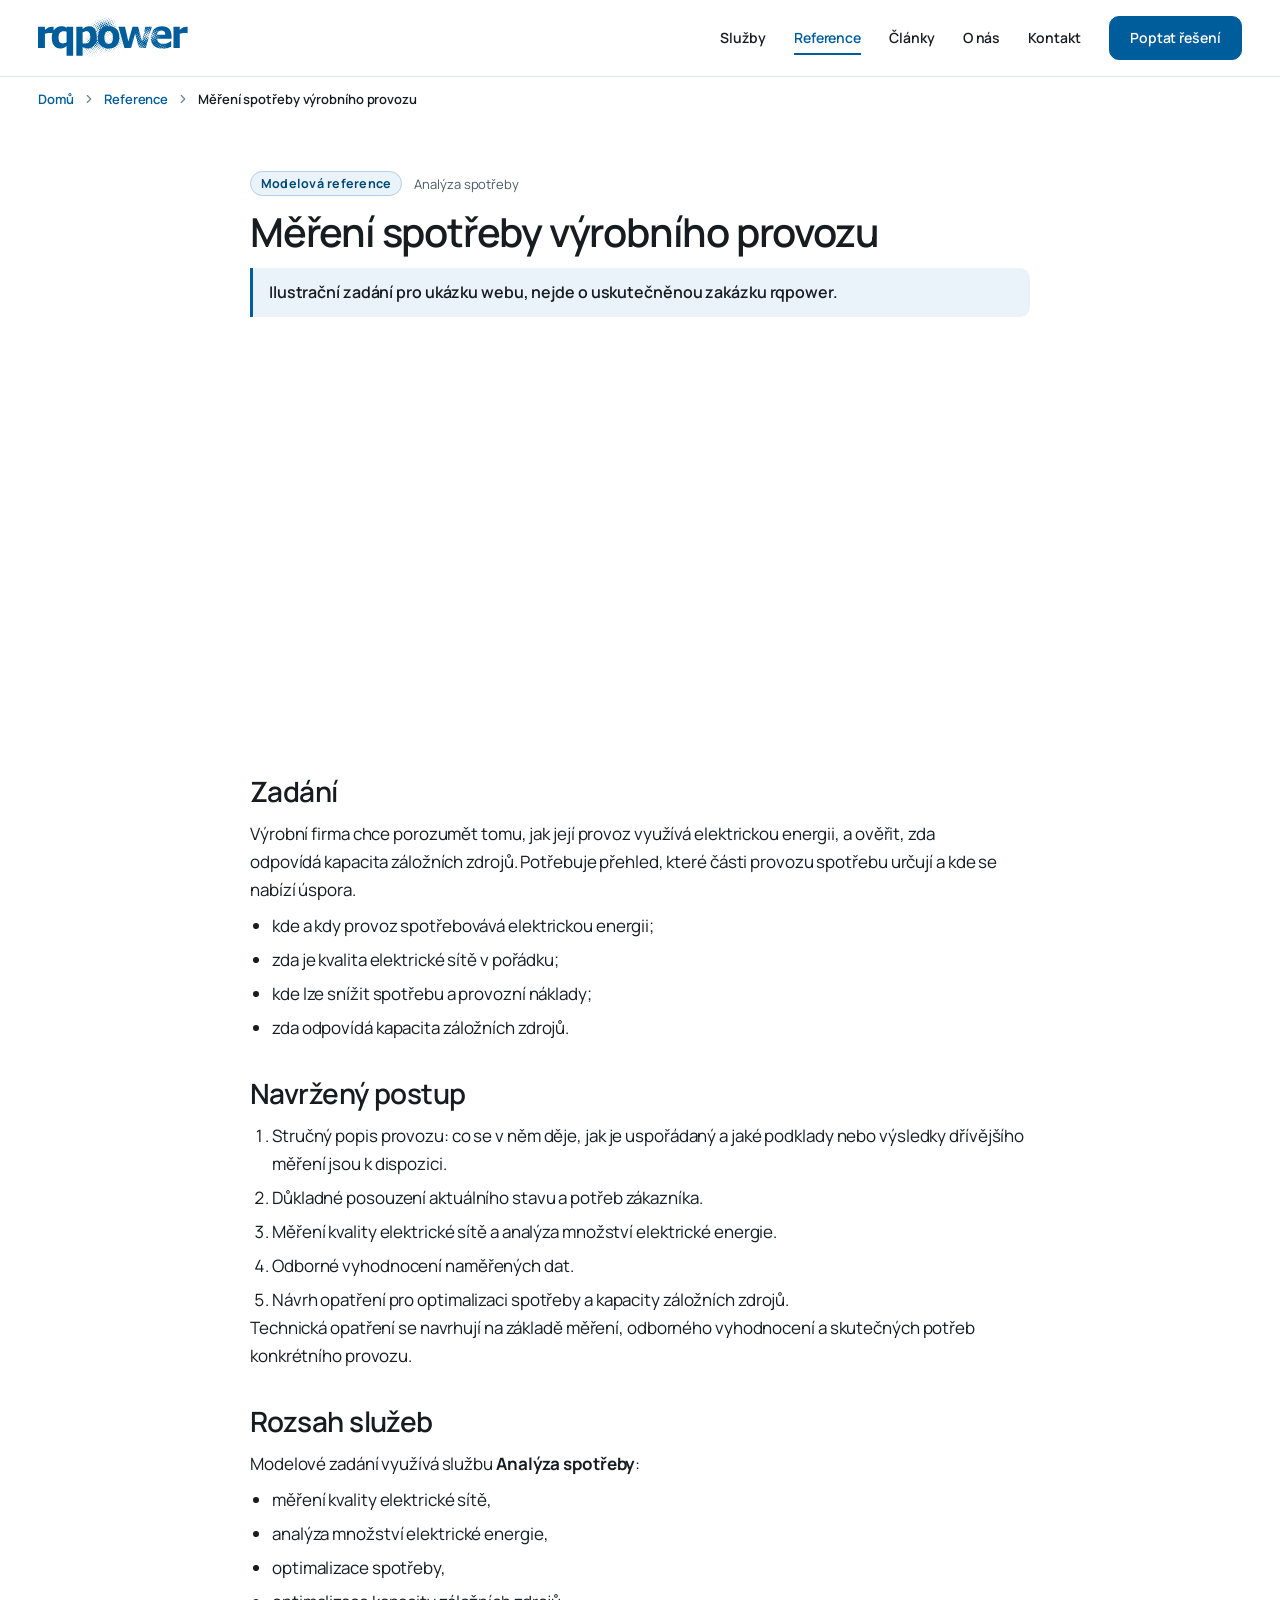
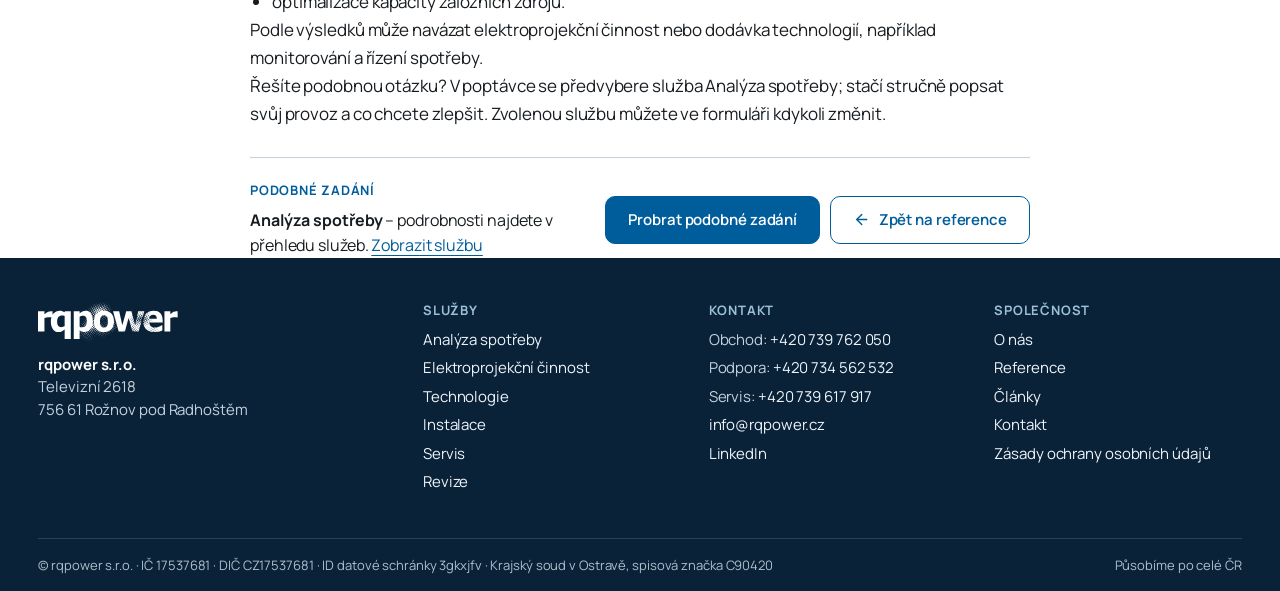
<file: public/reference-mereni-spotreby.html>
<!doctype html>
<html lang="cs">
<head>
	<meta charset="UTF-8">
	<meta name="viewport" content="width=device-width, initial-scale=1">
<meta name="robots" content="noindex, nofollow">
<meta name="description" content="Modelové zadání: výrobní provoz chce zjistit, kde a kdy spotřebovává elektrickou energii. Ukázka postupu od měření kvality sítě po návrh opatření.">
<title>Měření spotřeby výrobního provozu – rqpower</title>
<meta name="theme-color" content="#005d9b">
<link rel="preload" href="assets/fonts/manrope.2bf80b6594.woff2" as="font" type="font/woff2" crossorigin="anonymous"><link rel="stylesheet" href="assets/css/site.d401640731.css"><script src="assets/js/site.99c2cde4f0.js" defer></script><link rel="icon" href="assets/img/favicon.df666a03af.png" sizes="32x32">
<link rel="icon" href="assets/img/favicon.de2a870208.png" sizes="192x192">
<link rel="apple-touch-icon" href="assets/img/favicon.de2a870208.png">
</head>

<body class="wp-singular post-template-default single single-post postid-117 single-format-standard wp-custom-logo wp-embed-responsive wp-theme-twentytwentyfive wp-child-theme-rqpower-studio rq-is-reference">

<a class="skip-link screen-reader-text" id="wp-skip-link" href="#obsah">Přeskočit na obsah</a><div class="wp-site-blocks"><header class="rq-site-header wp-block-template-part"><div class="wp-block-group rq-header is-layout-flow wp-block-group-is-layout-flow"><div class="wp-block-group rq-inner rq-header__inner is-layout-flow wp-block-group-is-layout-flow"><div class="wp-block-site-logo"><a href="index.html" class="custom-logo-link" rel="home"><img fetchpriority="high" class="custom-logo rq-logo-svg" src="assets/img/rqpower-logo.0b63851498.svg" alt="rqpower" width="965" height="274" decoding="async"></a></div><nav class="is-responsive items-justified-right wp-block-navigation is-horizontal is-content-justification-right is-layout-flex wp-container-core-navigation-is-layout-b47938f7 wp-block-navigation-is-layout-flex" aria-label="Hlavní navigace"><button type="button" aria-haspopup="dialog" aria-label="Otevřít menu" class="wp-block-navigation__responsive-container-open"><svg width="24" height="24" xmlns="http://www.w3.org/2000/svg" viewbox="0 0 24 24" aria-hidden="true" focusable="false"><path d="M4 7.5h16v1.5H4z"></path><path d="M4 15h16v1.5H4z"></path></svg></button>
				<div class="wp-block-navigation__responsive-container has-text-color has-ink-color has-background has-white-background-color" id="modal-1" tabindex="-1">
					<div class="wp-block-navigation__responsive-close" tabindex="-1">
						<div class="wp-block-navigation__responsive-dialog">
							<button type="button" aria-label="Zavřít menu" class="wp-block-navigation__responsive-container-close"><svg xmlns="http://www.w3.org/2000/svg" viewbox="0 0 24 24" width="24" height="24" aria-hidden="true" focusable="false"><path d="m13.06 12 6.47-6.47-1.06-1.06L12 10.94 5.53 4.47 4.47 5.53 10.94 12l-6.47 6.47 1.06 1.06L12 13.06l6.47 6.47 1.06-1.06L13.06 12Z"></path></svg></button>
							<div class="wp-block-navigation__responsive-container-content" id="modal-1-content">
								<ul class="wp-block-navigation__container is-responsive items-justified-right wp-block-navigation" aria-label="Hlavní navigace"><li class="wp-block-navigation-item wp-block-navigation-link"><a class="wp-block-navigation-item__content" href="sluzby.html"><span class="wp-block-navigation-item__label">Služby</span></a></li><li class="wp-block-navigation-item wp-block-navigation-link"><a class="wp-block-navigation-item__content" href="reference.html"><span class="wp-block-navigation-item__label">Reference</span></a></li><li class="wp-block-navigation-item wp-block-navigation-link"><a class="wp-block-navigation-item__content" href="clanky.html"><span class="wp-block-navigation-item__label">Články</span></a></li><li class="wp-block-navigation-item wp-block-navigation-link"><a class="wp-block-navigation-item__content" href="o-nas.html"><span class="wp-block-navigation-item__label">O nás</span></a></li><li class="wp-block-navigation-item wp-block-navigation-link"><a class="wp-block-navigation-item__content" href="kontakt.html"><span class="wp-block-navigation-item__label">Kontakt</span></a></li><li class="wp-block-navigation-item rq-nav-cta wp-block-navigation-link"><a class="wp-block-navigation-item__content" href="kontakt.html#formular"><span class="wp-block-navigation-item__label">Poptat řešení</span></a></li></ul>
								
							</div>
						</div>
					</div>
				</div></nav></div></div></header>


<main id="obsah" class="wp-block-group rq-main is-layout-flow wp-block-group-is-layout-flow"><nav class="rq-crumbs" aria-label="Drobečková navigace"><div class="rq-inner"><ol><li><a href="index.html">Domů</a></li><li><a href="reference.html">Reference</a></li><li><span aria-current="page">Měření spotřeby výrobního provozu</span></li></ol></div></nav>

<section class="rq-intro rq-article-head"><div class="rq-inner"><div class="rq-article-meta"><span class="rq-tag rq-tag--model">Modelová reference</span><span>Analýza spotřeby</span></div><h1>Měření spotřeby výrobního provozu</h1><p class="rq-article-note">Ilustrační zadání pro ukázku webu, nejde o uskutečněnou zakázku rqpower.</p></div></section>


<div class="wp-block-group rq-inner is-layout-flow wp-block-group-is-layout-flow"><figure class="rq-article-img wp-block-post-featured-image"><img width="1024" height="768" src="assets/img/photo-793eae66-780w.8e523ce27f.webp" class="attachment-post-thumbnail size-post-thumbnail wp-post-image" alt="" style="object-fit:cover;" decoding="async" srcset="assets/img/photo-793eae66-480w.78a200756a.webp 480w, assets/img/photo-793eae66-780w.8e523ce27f.webp 780w, assets/img/photo-793eae66-1024w.8912b800bb.webp 1024w" sizes="(max-width: 780px) calc(100vw - 44px), 780px" loading="eager"></figure>


<div class="wp-block-group rq-article-body is-layout-flow wp-block-group-is-layout-flow"><div class="entry-content wp-block-post-content is-layout-flow wp-block-post-content-is-layout-flow"><h2 class="wp-block-heading">Zadání</h2><p class="wp-block-paragraph">Výrobní firma chce porozumět tomu, jak její provoz využívá elektrickou energii, a ověřit, zda odpovídá kapacita záložních zdrojů. Potřebuje přehled, které části provozu spotřebu určují a kde se nabízí úspora.</p><ul class="wp-block-list"><li>kde a kdy provoz spotřebovává elektrickou energii;</li><li>zda je kvalita elektrické sítě v pořádku;</li><li>kde lze snížit spotřebu a provozní náklady;</li><li>zda odpovídá kapacita záložních zdrojů.</li></ul><h2 class="wp-block-heading">Navržený postup</h2><ol class="wp-block-list"><li>Stručný popis provozu: co se v něm děje, jak je uspořádaný a jaké podklady nebo výsledky dřívějšího měření jsou k dispozici.</li><li>Důkladné posouzení aktuálního stavu a potřeb zákazníka.</li><li>Měření kvality elektrické sítě a analýza množství elektrické energie.</li><li>Odborné vyhodnocení naměřených dat.</li><li>Návrh opatření pro optimalizaci spotřeby a kapacity záložních zdrojů.</li></ol><p class="wp-block-paragraph">Technická opatření se navrhují na základě měření, odborného vyhodnocení a skutečných potřeb konkrétního provozu.</p><h2 class="wp-block-heading">Rozsah služeb</h2><p class="wp-block-paragraph">Modelové zadání využívá službu <strong>Analýza spotřeby</strong>:</p><ul class="wp-block-list"><li>měření kvality elektrické sítě,</li><li>analýza množství elektrické energie,</li><li>optimalizace spotřeby,</li><li>optimalizace kapacity záložních zdrojů.</li></ul><p class="wp-block-paragraph">Podle výsledků může navázat elektroprojekční činnost nebo dodávka technologií, například monitorování a řízení spotřeby.</p><p class="wp-block-paragraph">Řešíte podobnou otázku? V poptávce se předvybere služba Analýza spotřeby; stačí stručně popsat svůj provoz a co chcete zlepšit. Zvolenou službu můžete ve formuláři kdykoli změnit.</p></div></div>


<aside class="rq-article-cta" aria-label="Podobné zadání"><div><p class="rq-eyebrow">Podobné zadání</p><p><strong>Analýza spotřeby</strong> – podrobnosti najdete v přehledu služeb. <a href="sluzby.html#analyza">Zobrazit službu</a></p></div><div class="rq-article-cta__btns"><a class="rq-btn" href="kontakt.html?sluzba=analyza#formular">Probrat podobné zadání</a><a class="rq-btn rq-btn--ghost" href="reference.html"><span class="rq-ico rq-ico--back" aria-hidden="true"></span>Zpět na reference</a></div></aside></div>
</main>


<footer class="rq-site-footer wp-block-template-part"><div class="wp-block-group rq-inner is-layout-flow wp-block-group-is-layout-flow"><div class="wp-block-group rq-footer__grid is-layout-flow wp-block-group-is-layout-flow"><div class="wp-block-group is-layout-flow wp-block-group-is-layout-flow"><div class="wp-block-site-logo"><a href="index.html" class="custom-logo-link" rel="home"><img class="custom-logo rq-logo-svg" src="assets/img/rqpower-logo.0b63851498.svg" alt="rqpower" width="965" height="274" decoding="async" loading="lazy"></a></div><p class="wp-block-paragraph"><strong>rqpower s.r.o.</strong><br>Televizní 2618<br>756 61 Rožnov pod Radhoštěm</p></div><div class="wp-block-group is-layout-flow wp-block-group-is-layout-flow"><h2 class="wp-block-heading">Služby</h2><p class="wp-block-paragraph"><a href="sluzby.html#analyza">Analýza spotřeby</a></p><p class="wp-block-paragraph"><a href="sluzby.html#elektroprojekce">Elektroprojekční činnost</a></p><p class="wp-block-paragraph"><a href="sluzby.html#technologie-vyroby">Technologie</a></p><p class="wp-block-paragraph"><a href="sluzby.html#montaze">Instalace</a></p><p class="wp-block-paragraph"><a href="sluzby.html#servis">Servis</a></p><p class="wp-block-paragraph"><a href="sluzby.html#revize">Revize</a></p></div><div class="wp-block-group is-layout-flow wp-block-group-is-layout-flow"><h2 class="wp-block-heading">Kontakt</h2><p>Obchod: <a href="tel:+420739762050">+420 739 762 050</a></p><p>Podpora: <a href="tel:+420734562532">+420 734 562 532</a></p><p>Servis: <a href="tel:+420739617917">+420 739 617 917</a></p><p><a href="mailto:info@rqpower.cz">info@rqpower.cz</a></p><p class="wp-block-paragraph"><a href="https://www.linkedin.com/company/rq-power-s-r-o" rel="noopener">LinkedIn</a></p></div><div class="wp-block-group is-layout-flow wp-block-group-is-layout-flow"><h2 class="wp-block-heading">Společnost</h2><p class="wp-block-paragraph"><a href="o-nas.html">O nás</a></p><p class="wp-block-paragraph"><a href="reference.html">Reference</a></p><p class="wp-block-paragraph"><a href="clanky.html">Články</a></p><p class="wp-block-paragraph"><a href="kontakt.html">Kontakt</a></p><p class="wp-block-paragraph"><a href="ochrana-udaju.html">Zásady ochrany osobních údajů</a></p></div></div><div class="wp-block-group rq-footer__legal is-layout-flow wp-block-group-is-layout-flow"><p class="wp-block-paragraph">© rqpower s.r.o. · IČ 17537681 · DIČ CZ17537681 · ID datové schránky 3gkxjfv · Krajský soud v Ostravě, spisová značka C90420</p><p class="wp-block-paragraph">Působíme po celé ČR</p></div></div></footer>
</div>
</body>
</html>
</file>
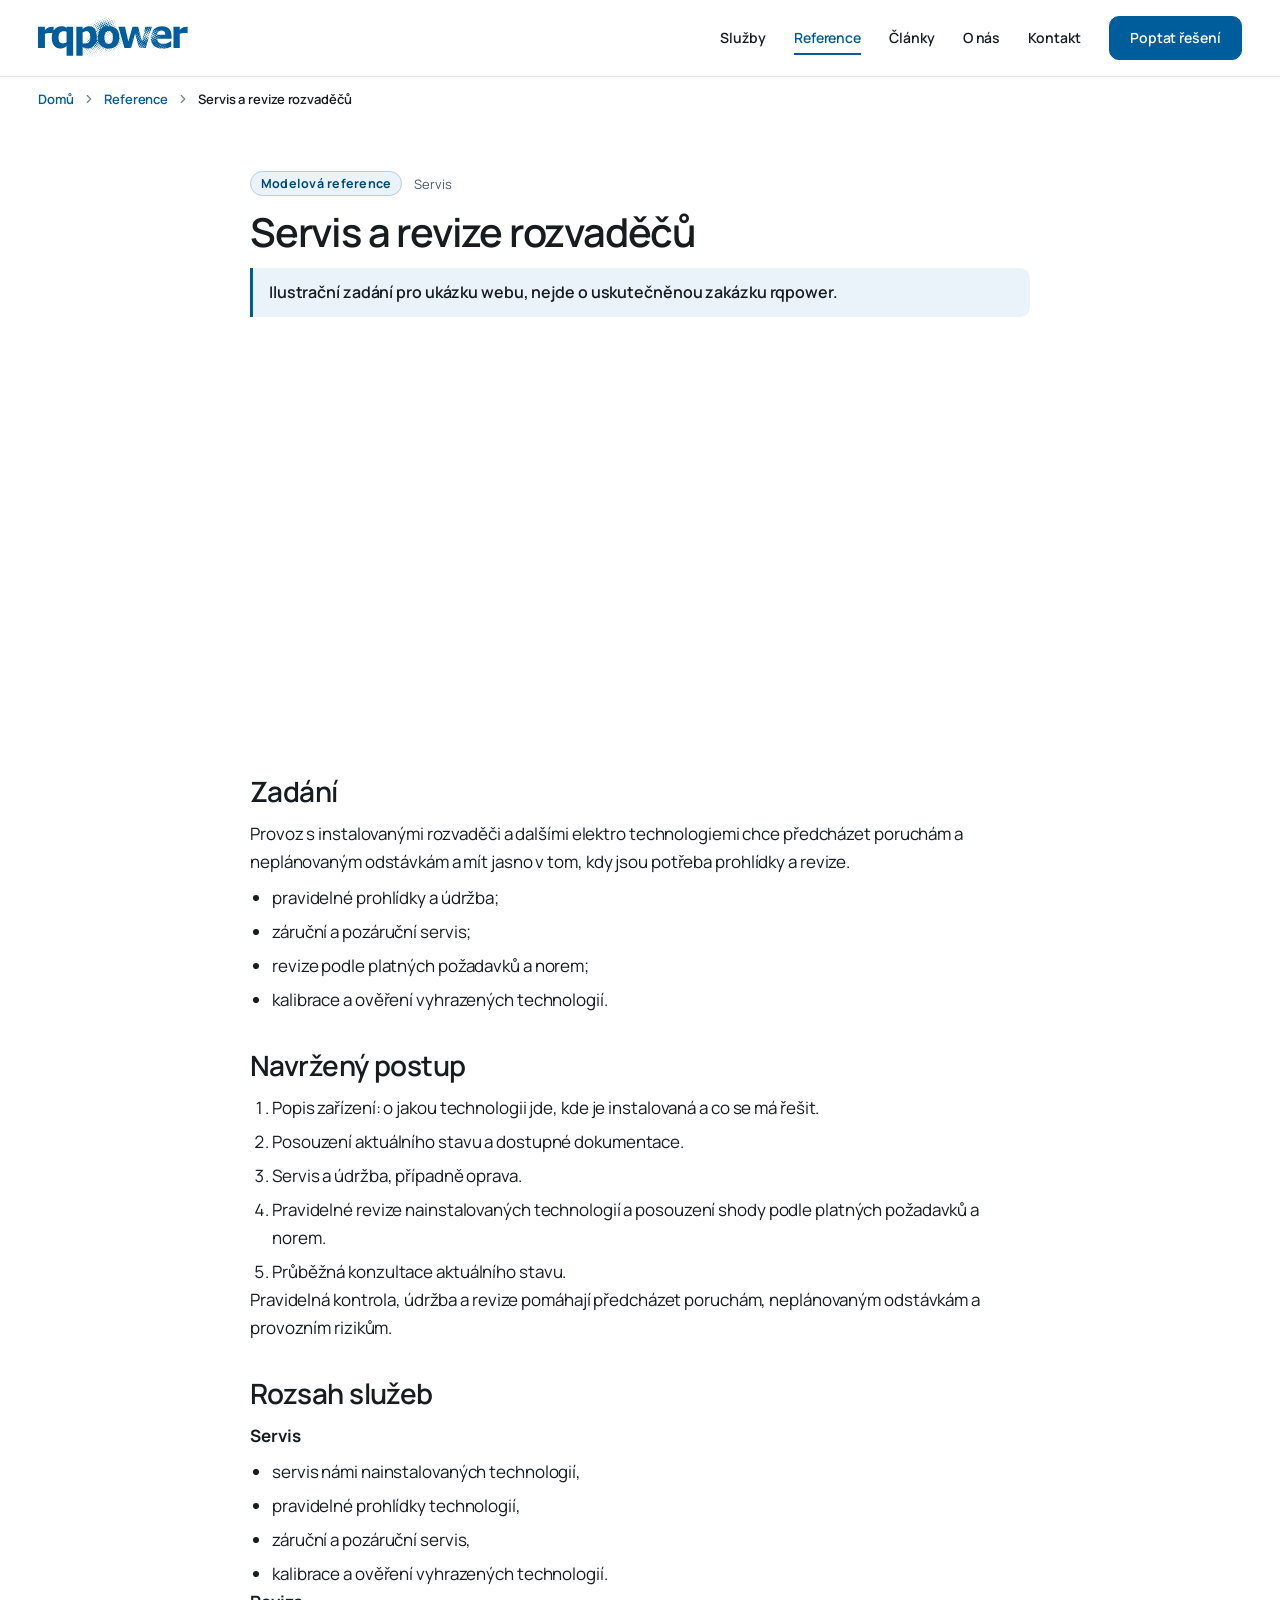
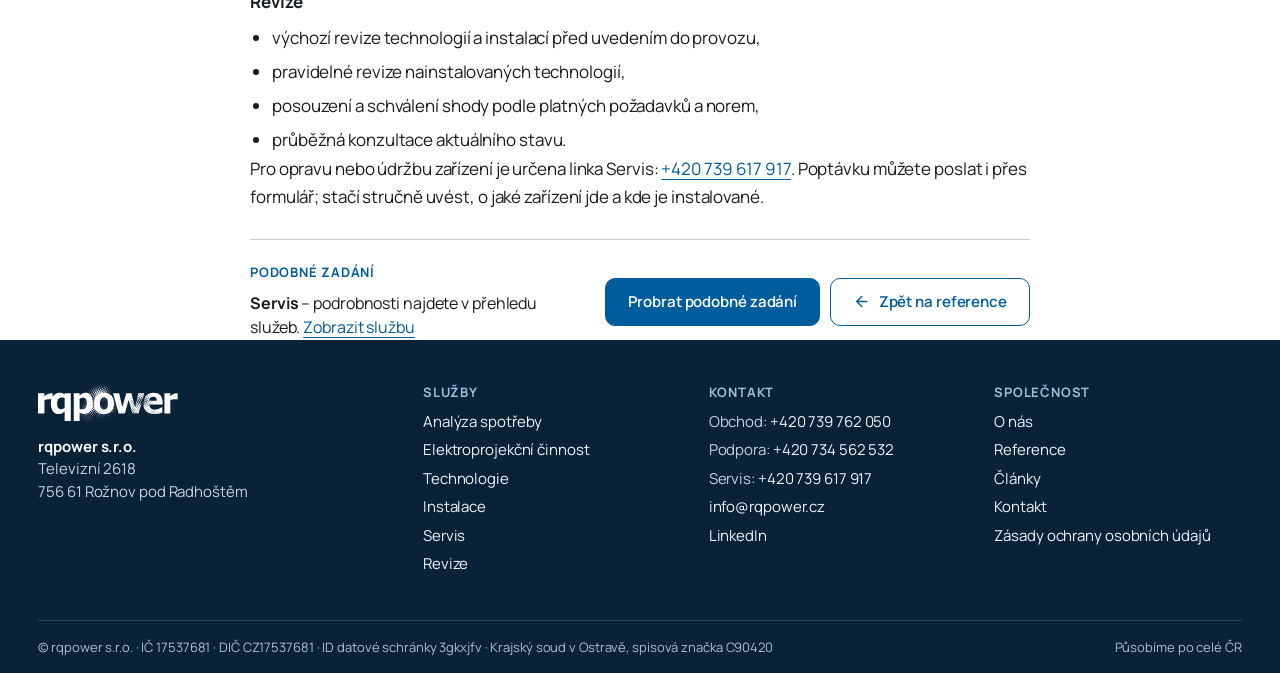
<file: public/reference-servis-revize-rozvadecu.html>
<!doctype html>
<html lang="cs">
<head>
	<meta charset="UTF-8">
	<meta name="viewport" content="width=device-width, initial-scale=1">
<meta name="robots" content="noindex, nofollow">
<meta name="description" content="Modelové zadání: provoz potřebuje pravidelně kontrolovat a udržovat rozvaděče a další elektro technologie. Ukázka servisu a revizí v péči o provoz.">
<title>Servis a revize rozvaděčů – rqpower</title>
<meta name="theme-color" content="#005d9b">
<link rel="preload" href="assets/fonts/manrope.2bf80b6594.woff2" as="font" type="font/woff2" crossorigin="anonymous"><link rel="stylesheet" href="assets/css/site.d401640731.css"><script src="assets/js/site.99c2cde4f0.js" defer></script><link rel="icon" href="assets/img/favicon.df666a03af.png" sizes="32x32">
<link rel="icon" href="assets/img/favicon.de2a870208.png" sizes="192x192">
<link rel="apple-touch-icon" href="assets/img/favicon.de2a870208.png">
</head>

<body class="wp-singular post-template-default single single-post postid-119 single-format-standard wp-custom-logo wp-embed-responsive wp-theme-twentytwentyfive wp-child-theme-rqpower-studio rq-is-reference">

<a class="skip-link screen-reader-text" id="wp-skip-link" href="#obsah">Přeskočit na obsah</a><div class="wp-site-blocks"><header class="rq-site-header wp-block-template-part"><div class="wp-block-group rq-header is-layout-flow wp-block-group-is-layout-flow"><div class="wp-block-group rq-inner rq-header__inner is-layout-flow wp-block-group-is-layout-flow"><div class="wp-block-site-logo"><a href="index.html" class="custom-logo-link" rel="home"><img fetchpriority="high" class="custom-logo rq-logo-svg" src="assets/img/rqpower-logo.0b63851498.svg" alt="rqpower" width="965" height="274" decoding="async"></a></div><nav class="is-responsive items-justified-right wp-block-navigation is-horizontal is-content-justification-right is-layout-flex wp-container-core-navigation-is-layout-b47938f7 wp-block-navigation-is-layout-flex" aria-label="Hlavní navigace"><button type="button" aria-haspopup="dialog" aria-label="Otevřít menu" class="wp-block-navigation__responsive-container-open"><svg width="24" height="24" xmlns="http://www.w3.org/2000/svg" viewbox="0 0 24 24" aria-hidden="true" focusable="false"><path d="M4 7.5h16v1.5H4z"></path><path d="M4 15h16v1.5H4z"></path></svg></button>
				<div class="wp-block-navigation__responsive-container has-text-color has-ink-color has-background has-white-background-color" id="modal-1" tabindex="-1">
					<div class="wp-block-navigation__responsive-close" tabindex="-1">
						<div class="wp-block-navigation__responsive-dialog">
							<button type="button" aria-label="Zavřít menu" class="wp-block-navigation__responsive-container-close"><svg xmlns="http://www.w3.org/2000/svg" viewbox="0 0 24 24" width="24" height="24" aria-hidden="true" focusable="false"><path d="m13.06 12 6.47-6.47-1.06-1.06L12 10.94 5.53 4.47 4.47 5.53 10.94 12l-6.47 6.47 1.06 1.06L12 13.06l6.47 6.47 1.06-1.06L13.06 12Z"></path></svg></button>
							<div class="wp-block-navigation__responsive-container-content" id="modal-1-content">
								<ul class="wp-block-navigation__container is-responsive items-justified-right wp-block-navigation" aria-label="Hlavní navigace"><li class="wp-block-navigation-item wp-block-navigation-link"><a class="wp-block-navigation-item__content" href="sluzby.html"><span class="wp-block-navigation-item__label">Služby</span></a></li><li class="wp-block-navigation-item wp-block-navigation-link"><a class="wp-block-navigation-item__content" href="reference.html"><span class="wp-block-navigation-item__label">Reference</span></a></li><li class="wp-block-navigation-item wp-block-navigation-link"><a class="wp-block-navigation-item__content" href="clanky.html"><span class="wp-block-navigation-item__label">Články</span></a></li><li class="wp-block-navigation-item wp-block-navigation-link"><a class="wp-block-navigation-item__content" href="o-nas.html"><span class="wp-block-navigation-item__label">O nás</span></a></li><li class="wp-block-navigation-item wp-block-navigation-link"><a class="wp-block-navigation-item__content" href="kontakt.html"><span class="wp-block-navigation-item__label">Kontakt</span></a></li><li class="wp-block-navigation-item rq-nav-cta wp-block-navigation-link"><a class="wp-block-navigation-item__content" href="kontakt.html#formular"><span class="wp-block-navigation-item__label">Poptat řešení</span></a></li></ul>
								
							</div>
						</div>
					</div>
				</div></nav></div></div></header>


<main id="obsah" class="wp-block-group rq-main is-layout-flow wp-block-group-is-layout-flow"><nav class="rq-crumbs" aria-label="Drobečková navigace"><div class="rq-inner"><ol><li><a href="index.html">Domů</a></li><li><a href="reference.html">Reference</a></li><li><span aria-current="page">Servis a revize rozvaděčů</span></li></ol></div></nav>

<section class="rq-intro rq-article-head"><div class="rq-inner"><div class="rq-article-meta"><span class="rq-tag rq-tag--model">Modelová reference</span><span>Servis</span></div><h1>Servis a revize rozvaděčů</h1><p class="rq-article-note">Ilustrační zadání pro ukázku webu, nejde o uskutečněnou zakázku rqpower.</p></div></section>


<div class="wp-block-group rq-inner is-layout-flow wp-block-group-is-layout-flow"><figure class="rq-article-img wp-block-post-featured-image"><img width="1672" height="941" src="assets/img/photo-ea08da66-780w.5181aad97e.webp" class="attachment-post-thumbnail size-post-thumbnail wp-post-image" alt="" style="object-fit:cover;" decoding="async" srcset="assets/img/photo-ea08da66-480w.51691810ee.webp 480w, assets/img/photo-ea08da66-780w.5181aad97e.webp 780w, assets/img/photo-ea08da66-1200w.f18feac550.webp 1200w" sizes="(max-width: 780px) calc(100vw - 44px), 780px" loading="eager"></figure>


<div class="wp-block-group rq-article-body is-layout-flow wp-block-group-is-layout-flow"><div class="entry-content wp-block-post-content is-layout-flow wp-block-post-content-is-layout-flow"><h2 class="wp-block-heading">Zadání</h2><p class="wp-block-paragraph">Provoz s instalovanými rozvaděči a dalšími elektro technologiemi chce předcházet poruchám a neplánovaným odstávkám a mít jasno v tom, kdy jsou potřeba prohlídky a revize.</p><ul class="wp-block-list"><li>pravidelné prohlídky a údržba;</li><li>záruční a pozáruční servis;</li><li>revize podle platných požadavků a norem;</li><li>kalibrace a ověření vyhrazených technologií.</li></ul><h2 class="wp-block-heading">Navržený postup</h2><ol class="wp-block-list"><li>Popis zařízení: o jakou technologii jde, kde je instalovaná a co se má řešit.</li><li>Posouzení aktuálního stavu a dostupné dokumentace.</li><li>Servis a údržba, případně oprava.</li><li>Pravidelné revize nainstalovaných technologií a posouzení shody podle platných požadavků a norem.</li><li>Průběžná konzultace aktuálního stavu.</li></ol><p class="wp-block-paragraph">Pravidelná kontrola, údržba a revize pomáhají předcházet poruchám, neplánovaným odstávkám a provozním rizikům.</p><h2 class="wp-block-heading">Rozsah služeb</h2><p class="wp-block-paragraph"><strong>Servis</strong></p><ul class="wp-block-list"><li>servis námi nainstalovaných technologií,</li><li>pravidelné prohlídky technologií,</li><li>záruční a pozáruční servis,</li><li>kalibrace a ověření vyhrazených technologií.</li></ul><p class="wp-block-paragraph"><strong>Revize</strong></p><ul class="wp-block-list"><li>výchozí revize technologií a instalací před uvedením do provozu,</li><li>pravidelné revize nainstalovaných technologií,</li><li>posouzení a schválení shody podle platných požadavků a norem,</li><li>průběžná konzultace aktuálního stavu.</li></ul><p>Pro opravu nebo údržbu zařízení je určena linka Servis: <a href="tel:+420739617917">+420 739 617 917</a>. Poptávku můžete poslat i přes formulář; stačí stručně uvést, o jaké zařízení jde a kde je instalované.</p></div></div>


<aside class="rq-article-cta" aria-label="Podobné zadání"><div><p class="rq-eyebrow">Podobné zadání</p><p><strong>Servis</strong> – podrobnosti najdete v přehledu služeb. <a href="sluzby.html#servis">Zobrazit službu</a></p></div><div class="rq-article-cta__btns"><a class="rq-btn" href="kontakt.html?sluzba=servis#formular">Probrat podobné zadání</a><a class="rq-btn rq-btn--ghost" href="reference.html"><span class="rq-ico rq-ico--back" aria-hidden="true"></span>Zpět na reference</a></div></aside></div>
</main>


<footer class="rq-site-footer wp-block-template-part"><div class="wp-block-group rq-inner is-layout-flow wp-block-group-is-layout-flow"><div class="wp-block-group rq-footer__grid is-layout-flow wp-block-group-is-layout-flow"><div class="wp-block-group is-layout-flow wp-block-group-is-layout-flow"><div class="wp-block-site-logo"><a href="index.html" class="custom-logo-link" rel="home"><img class="custom-logo rq-logo-svg" src="assets/img/rqpower-logo.0b63851498.svg" alt="rqpower" width="965" height="274" decoding="async" loading="lazy"></a></div><p class="wp-block-paragraph"><strong>rqpower s.r.o.</strong><br>Televizní 2618<br>756 61 Rožnov pod Radhoštěm</p></div><div class="wp-block-group is-layout-flow wp-block-group-is-layout-flow"><h2 class="wp-block-heading">Služby</h2><p class="wp-block-paragraph"><a href="sluzby.html#analyza">Analýza spotřeby</a></p><p class="wp-block-paragraph"><a href="sluzby.html#elektroprojekce">Elektroprojekční činnost</a></p><p class="wp-block-paragraph"><a href="sluzby.html#technologie-vyroby">Technologie</a></p><p class="wp-block-paragraph"><a href="sluzby.html#montaze">Instalace</a></p><p class="wp-block-paragraph"><a href="sluzby.html#servis">Servis</a></p><p class="wp-block-paragraph"><a href="sluzby.html#revize">Revize</a></p></div><div class="wp-block-group is-layout-flow wp-block-group-is-layout-flow"><h2 class="wp-block-heading">Kontakt</h2><p>Obchod: <a href="tel:+420739762050">+420 739 762 050</a></p><p>Podpora: <a href="tel:+420734562532">+420 734 562 532</a></p><p>Servis: <a href="tel:+420739617917">+420 739 617 917</a></p><p><a href="mailto:info@rqpower.cz">info@rqpower.cz</a></p><p class="wp-block-paragraph"><a href="https://www.linkedin.com/company/rq-power-s-r-o" rel="noopener">LinkedIn</a></p></div><div class="wp-block-group is-layout-flow wp-block-group-is-layout-flow"><h2 class="wp-block-heading">Společnost</h2><p class="wp-block-paragraph"><a href="o-nas.html">O nás</a></p><p class="wp-block-paragraph"><a href="reference.html">Reference</a></p><p class="wp-block-paragraph"><a href="clanky.html">Články</a></p><p class="wp-block-paragraph"><a href="kontakt.html">Kontakt</a></p><p class="wp-block-paragraph"><a href="ochrana-udaju.html">Zásady ochrany osobních údajů</a></p></div></div><div class="wp-block-group rq-footer__legal is-layout-flow wp-block-group-is-layout-flow"><p class="wp-block-paragraph">© rqpower s.r.o. · IČ 17537681 · DIČ CZ17537681 · ID datové schránky 3gkxjfv · Krajský soud v Ostravě, spisová značka C90420</p><p class="wp-block-paragraph">Působíme po celé ČR</p></div></div></footer>
</div>
</body>
</html>
</file>
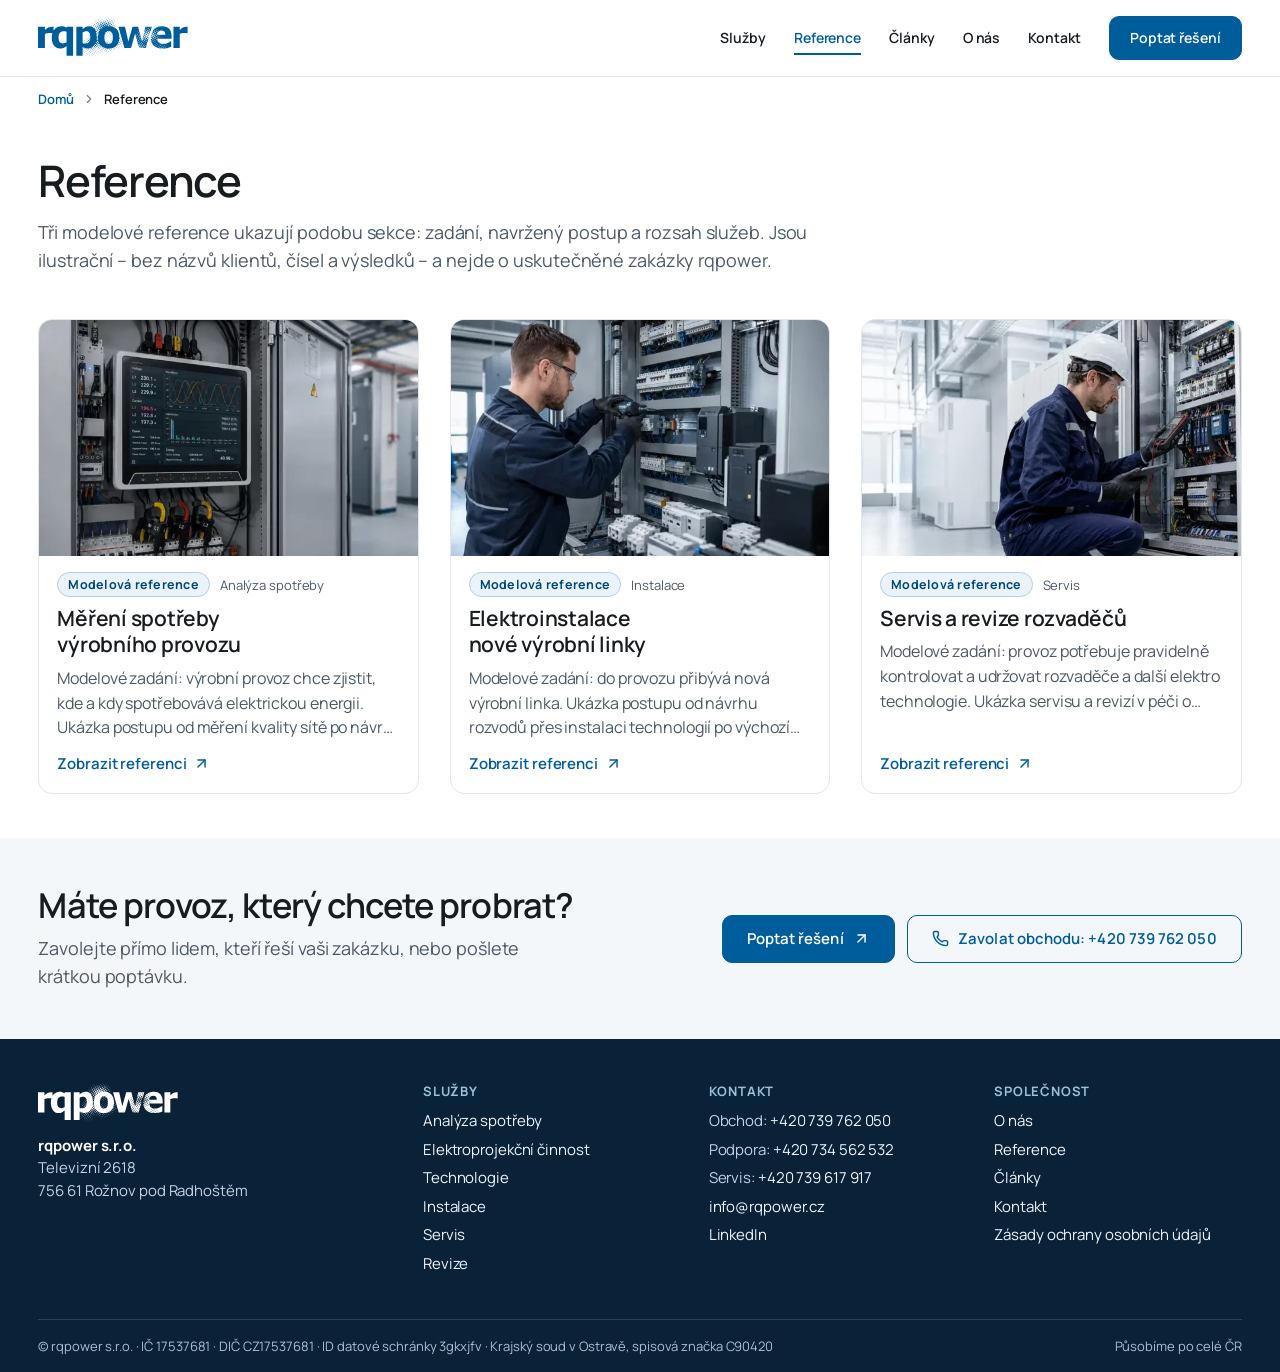
<file: public/reference.html>
<!doctype html>
<html lang="cs">
<head>
	<meta charset="UTF-8">
	<meta name="viewport" content="width=device-width, initial-scale=1">
<meta name="robots" content="noindex, nofollow">
<meta name="description" content="Tři modelové reference s ilustračním zadáním, postupem a rozsahem služeb. Nejde o uskutečněné zakázky rqpower, ale o ukázku podoby sekce Reference.">
<title>Reference – rqpower</title>
<meta name="theme-color" content="#005d9b">
<link rel="preload" href="assets/fonts/manrope.2bf80b6594.woff2" as="font" type="font/woff2" crossorigin="anonymous"><link rel="stylesheet" href="assets/css/site.9f1c45e45a.css"><script src="assets/js/site.99c2cde4f0.js" defer></script><link rel="icon" href="assets/img/favicon.df666a03af.png" sizes="32x32">
<link rel="icon" href="assets/img/favicon.de2a870208.png" sizes="192x192">
<link rel="apple-touch-icon" href="assets/img/favicon.de2a870208.png">
</head>

<body class="wp-singular page-template-default page page-id-18 wp-custom-logo wp-embed-responsive wp-theme-twentytwentyfive wp-child-theme-rqpower-studio">

<a class="skip-link screen-reader-text" id="wp-skip-link" href="#obsah">Přeskočit na obsah</a><div class="wp-site-blocks"><header class="rq-site-header wp-block-template-part"><div class="wp-block-group rq-header is-layout-flow wp-block-group-is-layout-flow"><div class="wp-block-group rq-inner rq-header__inner is-layout-flow wp-block-group-is-layout-flow"><div class="wp-block-site-logo"><a href="index.html" class="custom-logo-link" rel="home"><img fetchpriority="high" class="custom-logo rq-logo-svg" src="assets/img/rqpower-logo.0b63851498.svg" alt="rqpower" width="965" height="274" decoding="async"></a></div><nav class="is-responsive items-justified-right wp-block-navigation is-horizontal is-content-justification-right is-layout-flex wp-container-core-navigation-is-layout-b47938f7 wp-block-navigation-is-layout-flex" aria-label="Hlavní navigace"><button type="button" aria-haspopup="dialog" aria-label="Otevřít menu" class="wp-block-navigation__responsive-container-open"><svg width="24" height="24" xmlns="http://www.w3.org/2000/svg" viewbox="0 0 24 24" aria-hidden="true" focusable="false"><path d="M4 7.5h16v1.5H4z"></path><path d="M4 15h16v1.5H4z"></path></svg></button>
				<div class="wp-block-navigation__responsive-container has-text-color has-ink-color has-background has-white-background-color" id="modal-1" tabindex="-1">
					<div class="wp-block-navigation__responsive-close" tabindex="-1">
						<div class="wp-block-navigation__responsive-dialog">
							<button type="button" aria-label="Zavřít menu" class="wp-block-navigation__responsive-container-close"><svg xmlns="http://www.w3.org/2000/svg" viewbox="0 0 24 24" width="24" height="24" aria-hidden="true" focusable="false"><path d="m13.06 12 6.47-6.47-1.06-1.06L12 10.94 5.53 4.47 4.47 5.53 10.94 12l-6.47 6.47 1.06 1.06L12 13.06l6.47 6.47 1.06-1.06L13.06 12Z"></path></svg></button>
							<div class="wp-block-navigation__responsive-container-content" id="modal-1-content">
								<ul class="wp-block-navigation__container is-responsive items-justified-right wp-block-navigation" aria-label="Hlavní navigace"><li class="wp-block-navigation-item wp-block-navigation-link"><a class="wp-block-navigation-item__content" href="sluzby.html"><span class="wp-block-navigation-item__label">Služby</span></a></li><li class="wp-block-navigation-item wp-block-navigation-link"><a class="wp-block-navigation-item__content" href="reference.html"><span class="wp-block-navigation-item__label">Reference</span></a></li><li class="wp-block-navigation-item wp-block-navigation-link"><a class="wp-block-navigation-item__content" href="clanky.html"><span class="wp-block-navigation-item__label">Články</span></a></li><li class="wp-block-navigation-item wp-block-navigation-link"><a class="wp-block-navigation-item__content" href="o-nas.html"><span class="wp-block-navigation-item__label">O nás</span></a></li><li class="wp-block-navigation-item wp-block-navigation-link"><a class="wp-block-navigation-item__content" href="kontakt.html"><span class="wp-block-navigation-item__label">Kontakt</span></a></li><li class="wp-block-navigation-item rq-nav-cta wp-block-navigation-link"><a class="wp-block-navigation-item__content" href="kontakt.html#formular"><span class="wp-block-navigation-item__label">Poptat řešení</span></a></li></ul>
								
							</div>
						</div>
					</div>
				</div></nav></div></div></header>


<main id="obsah" class="wp-block-group rq-main is-layout-flow wp-block-group-is-layout-flow"><nav class="rq-crumbs" aria-label="Drobečková navigace"><div class="rq-inner"><ol><li><a href="index.html">Domů</a></li><li><span aria-current="page">Reference</span></li></ol></div></nav>

<div class="entry-content wp-block-post-content is-layout-flow wp-block-post-content-is-layout-flow"><section class="wp-block-group rq-intro rq-intro--plain is-layout-flow wp-block-group-is-layout-flow"><div class="wp-block-group rq-inner is-layout-flow wp-block-group-is-layout-flow"><div class="wp-block-group rq-intro__grid is-layout-flow wp-block-group-is-layout-flow"><div class="wp-block-group is-layout-flow wp-block-group-is-layout-flow"><h1 class="wp-block-heading">Reference</h1><p class="rq-lead wp-block-paragraph">Tři modelové reference ukazují podobu sekce: zadání, navržený postup a rozsah služeb. Jsou ilustrační – bez názvů klientů, čísel a výsledků – a nejde o uskutečněné zakázky rqpower.</p></div></div></div></section><section class="wp-block-group rq-band rq-band--tight is-layout-flow wp-block-group-is-layout-flow"><div class="wp-block-group rq-inner is-layout-flow wp-block-group-is-layout-flow"><h2 class="wp-block-heading rq-vh">Tři ukázky zadání a postupu</h2><ul class="rq-articles rq-references"><li class="rq-acard rq-card"><div class="rq-acard__media"><img width="768" height="576" src="assets/img/photo-fe93b147-640w.0388a98c36.webp" class="attachment-medium_large size-medium_large wp-post-image" alt="" decoding="async" srcset="assets/img/photo-fe93b147-160w.c65b7bfba8.webp 160w, assets/img/photo-fe93b147-320w.e825bdcef1.webp 320w, assets/img/photo-fe93b147-640w.0388a98c36.webp 640w, assets/img/photo-fe93b147-768w.fedf4c9ef2.webp 768w" sizes="(max-width: 640px) 88px, (max-width: 1100px) 46vw, 392px" loading="eager"></div><div class="rq-acard__body"><p class="rq-acard__meta"><span class="rq-tag rq-tag--model">Modelová reference</span><span>Analýza spotřeby</span></p><h3><a href="reference-mereni-spotreby.html">Měření spotřeby výrobního provozu</a></h3><p class="rq-acard__text">Modelové zadání: výrobní provoz chce zjistit, kde a kdy spotřebovává elektrickou energii. Ukázka postupu od měření kvality sítě po návrh opatření.</p><span class="rq-acard__more" aria-hidden="true">Zobrazit referenci</span></div></li><li class="rq-acard rq-card"><div class="rq-acard__media"><img width="768" height="576" src="assets/img/photo-dcb79928-640w.f2146d2404.webp" class="attachment-medium_large size-medium_large wp-post-image" alt="" decoding="async" srcset="assets/img/photo-dcb79928-160w.c78f2d6df3.webp 160w, assets/img/photo-dcb79928-320w.c2168d30fb.webp 320w, assets/img/photo-dcb79928-640w.f2146d2404.webp 640w, assets/img/photo-dcb79928-768w.587de576ea.webp 768w" sizes="(max-width: 640px) 88px, (max-width: 1100px) 46vw, 392px" loading="eager"></div><div class="rq-acard__body"><p class="rq-acard__meta"><span class="rq-tag rq-tag--model">Modelová reference</span><span>Instalace</span></p><h3><a href="reference-elektroinstalace-linky.html">Elektroinstalace nové výrobní linky</a></h3><p class="rq-acard__text">Modelové zadání: do provozu přibývá nová výrobní linka. Ukázka postupu od návrhu rozvodů přes instalaci technologií po výchozí revizi.</p><span class="rq-acard__more" aria-hidden="true">Zobrazit referenci</span></div></li><li class="rq-acard rq-card"><div class="rq-acard__media"><img width="768" height="432" src="assets/img/photo-534a845c-640w.96361784c7.webp" class="attachment-medium_large size-medium_large wp-post-image" alt="" decoding="async" srcset="assets/img/photo-534a845c-160w.6f34546d95.webp 160w, assets/img/photo-534a845c-320w.7484b35dd8.webp 320w, assets/img/photo-534a845c-640w.96361784c7.webp 640w, assets/img/photo-534a845c-768w.311b3dca75.webp 768w" sizes="(max-width: 640px) 88px, (max-width: 1100px) 46vw, 392px" loading="eager"></div><div class="rq-acard__body"><p class="rq-acard__meta"><span class="rq-tag rq-tag--model">Modelová reference</span><span>Servis</span></p><h3><a href="reference-servis-revize-rozvadecu.html">Servis a revize rozvaděčů</a></h3><p class="rq-acard__text">Modelové zadání: provoz potřebuje pravidelně kontrolovat a udržovat rozvaděče a další elektro technologie. Ukázka servisu a revizí v péči o provoz.</p><span class="rq-acard__more" aria-hidden="true">Zobrazit referenci</span></div></li></ul></div></section><section class="wp-block-group rq-cta is-layout-flow wp-block-group-is-layout-flow"><div class="wp-block-group rq-inner is-layout-flow wp-block-group-is-layout-flow"><div class="wp-block-group rq-cta__grid is-layout-flow wp-block-group-is-layout-flow"><div class="wp-block-group is-layout-flow wp-block-group-is-layout-flow"><h2 class="wp-block-heading">Máte provoz, který chcete probrat?</h2><p class="rq-lead wp-block-paragraph">Zavolejte přímo lidem, kteří řeší vaši zakázku, nebo pošlete krátkou poptávku.</p></div><div class="wp-block-buttons is-layout-flex wp-block-buttons-is-layout-flex"><div class="wp-block-button"><a class="wp-block-button__link wp-element-button" href="kontakt.html?sluzba=konzultace#formular">Poptat řešení</a></div><div class="wp-block-button is-style-outline is-style-outline--2"><a class="wp-block-button__link wp-element-button" href="tel:+420739762050">Zavolat obchodu: +420 739 762 050</a></div></div></div></div></section></div></main>


<footer class="rq-site-footer wp-block-template-part"><div class="wp-block-group rq-inner is-layout-flow wp-block-group-is-layout-flow"><div class="wp-block-group rq-footer__grid is-layout-flow wp-block-group-is-layout-flow"><div class="wp-block-group is-layout-flow wp-block-group-is-layout-flow"><div class="wp-block-site-logo"><a href="index.html" class="custom-logo-link" rel="home"><img class="custom-logo rq-logo-svg" src="assets/img/rqpower-logo.0b63851498.svg" alt="rqpower" width="965" height="274" decoding="async" loading="lazy"></a></div><p class="wp-block-paragraph"><strong>rqpower s.r.o.</strong><br>Televizní 2618<br>756 61 Rožnov pod Radhoštěm</p></div><div class="wp-block-group is-layout-flow wp-block-group-is-layout-flow"><h2 class="wp-block-heading">Služby</h2><p class="wp-block-paragraph"><a href="sluzby.html#analyza">Analýza spotřeby</a></p><p class="wp-block-paragraph"><a href="sluzby.html#elektroprojekce">Elektroprojekční činnost</a></p><p class="wp-block-paragraph"><a href="sluzby.html#technologie-vyroby">Technologie</a></p><p class="wp-block-paragraph"><a href="sluzby.html#montaze">Instalace</a></p><p class="wp-block-paragraph"><a href="sluzby.html#servis">Servis</a></p><p class="wp-block-paragraph"><a href="sluzby.html#revize">Revize</a></p></div><div class="wp-block-group is-layout-flow wp-block-group-is-layout-flow"><h2 class="wp-block-heading">Kontakt</h2><p>Obchod: <a href="tel:+420739762050">+420 739 762 050</a></p><p>Podpora: <a href="tel:+420734562532">+420 734 562 532</a></p><p>Servis: <a href="tel:+420739617917">+420 739 617 917</a></p><p><a href="mailto:info@rqpower.cz">info@rqpower.cz</a></p><p class="wp-block-paragraph"><a href="https://www.linkedin.com/company/rq-power-s-r-o" rel="noopener">LinkedIn</a></p></div><div class="wp-block-group is-layout-flow wp-block-group-is-layout-flow"><h2 class="wp-block-heading">Společnost</h2><p class="wp-block-paragraph"><a href="o-nas.html">O nás</a></p><p class="wp-block-paragraph"><a href="reference.html">Reference</a></p><p class="wp-block-paragraph"><a href="clanky.html">Články</a></p><p class="wp-block-paragraph"><a href="kontakt.html">Kontakt</a></p><p class="wp-block-paragraph"><a href="ochrana-udaju.html">Zásady ochrany osobních údajů</a></p></div></div><div class="wp-block-group rq-footer__legal is-layout-flow wp-block-group-is-layout-flow"><p class="wp-block-paragraph">© rqpower s.r.o. · IČ 17537681 · DIČ CZ17537681 · ID datové schránky 3gkxjfv · Krajský soud v Ostravě, spisová značka C90420</p><p class="wp-block-paragraph">Působíme po celé ČR</p></div></div></footer>
</div>
</body>
</html>
</file>
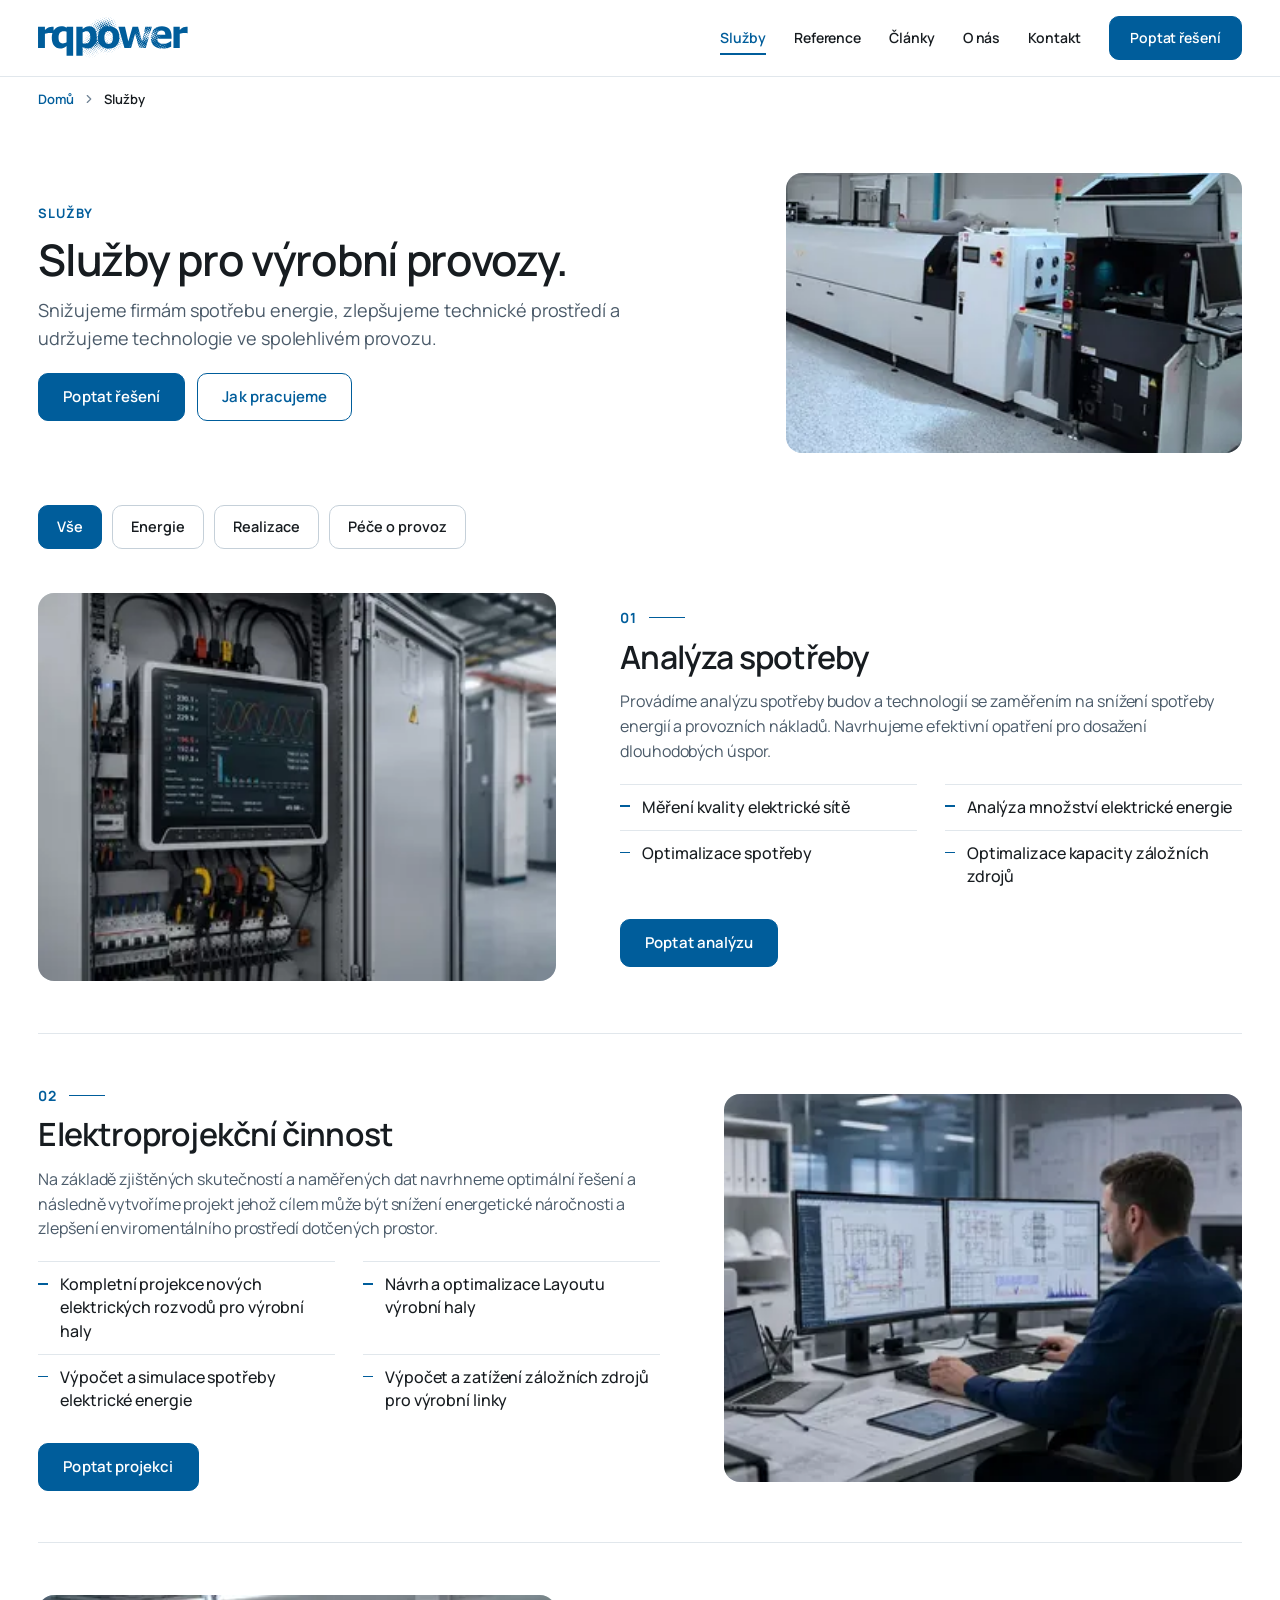
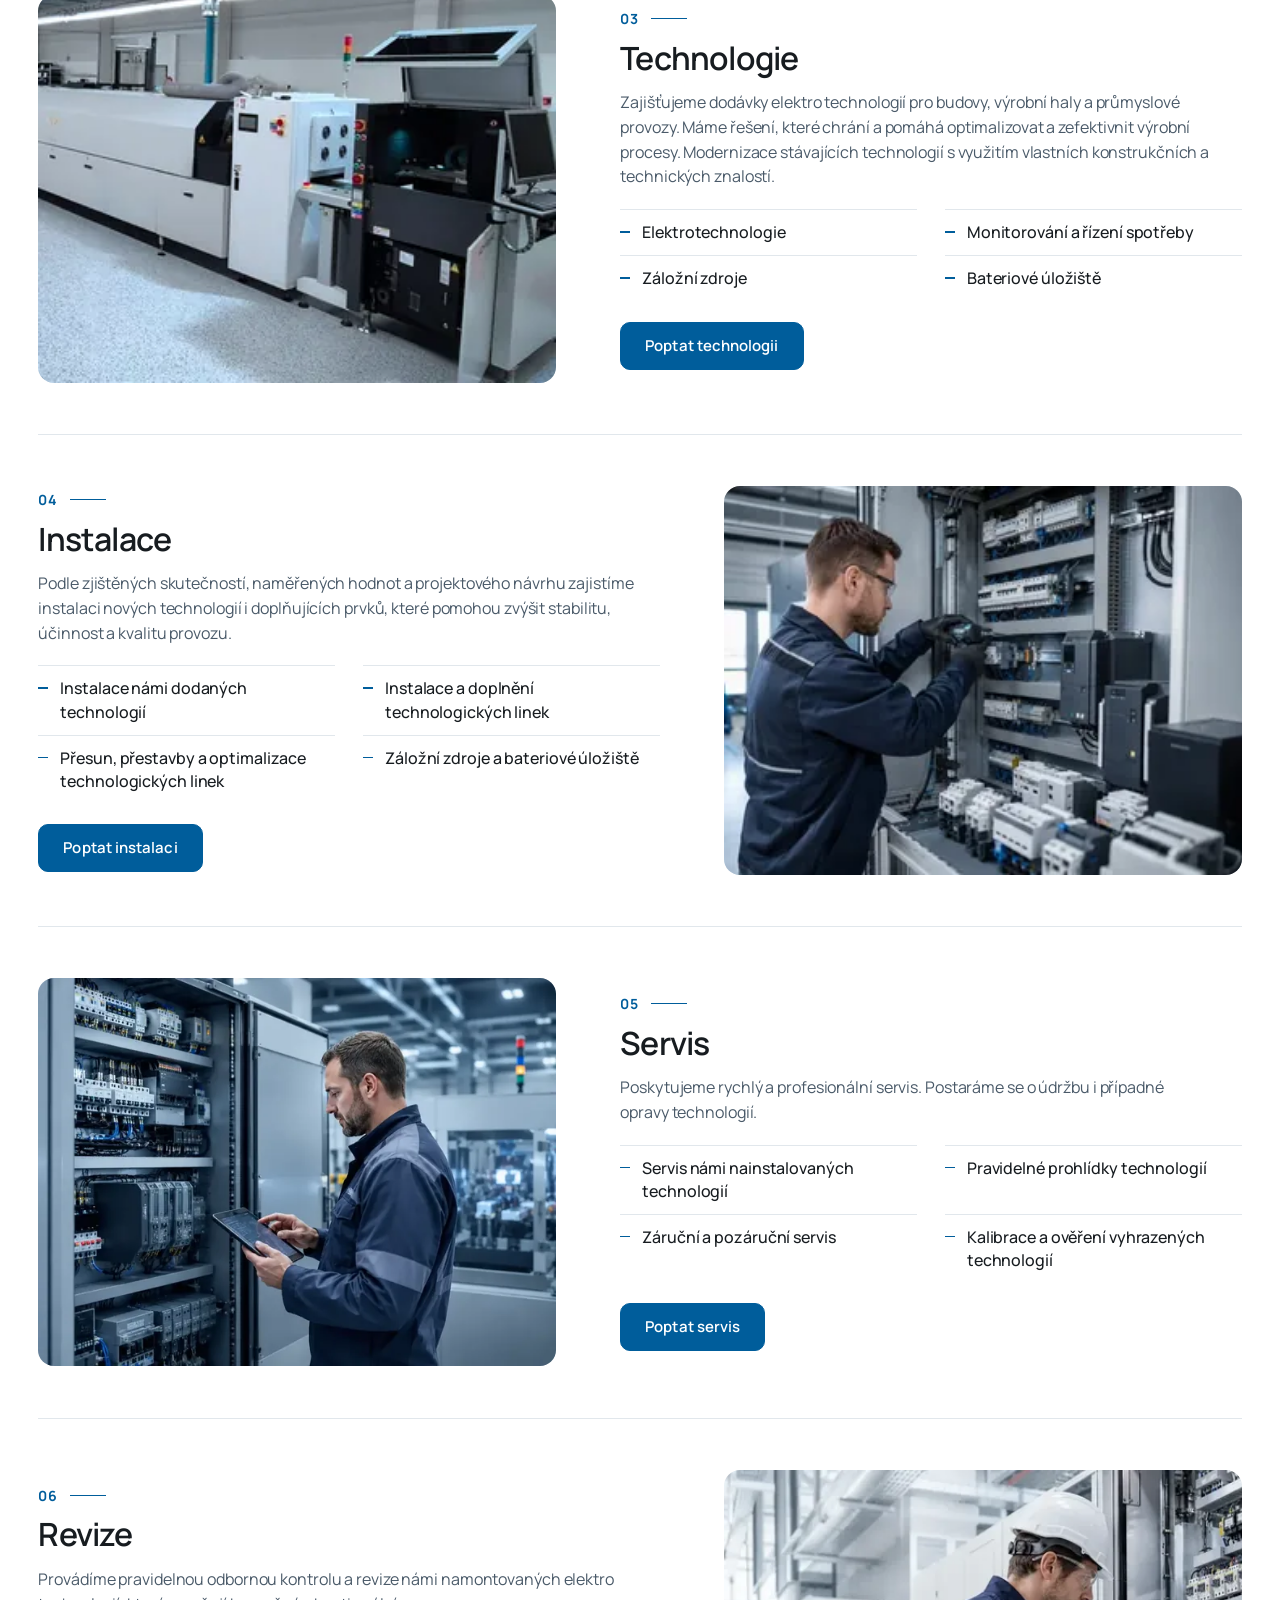
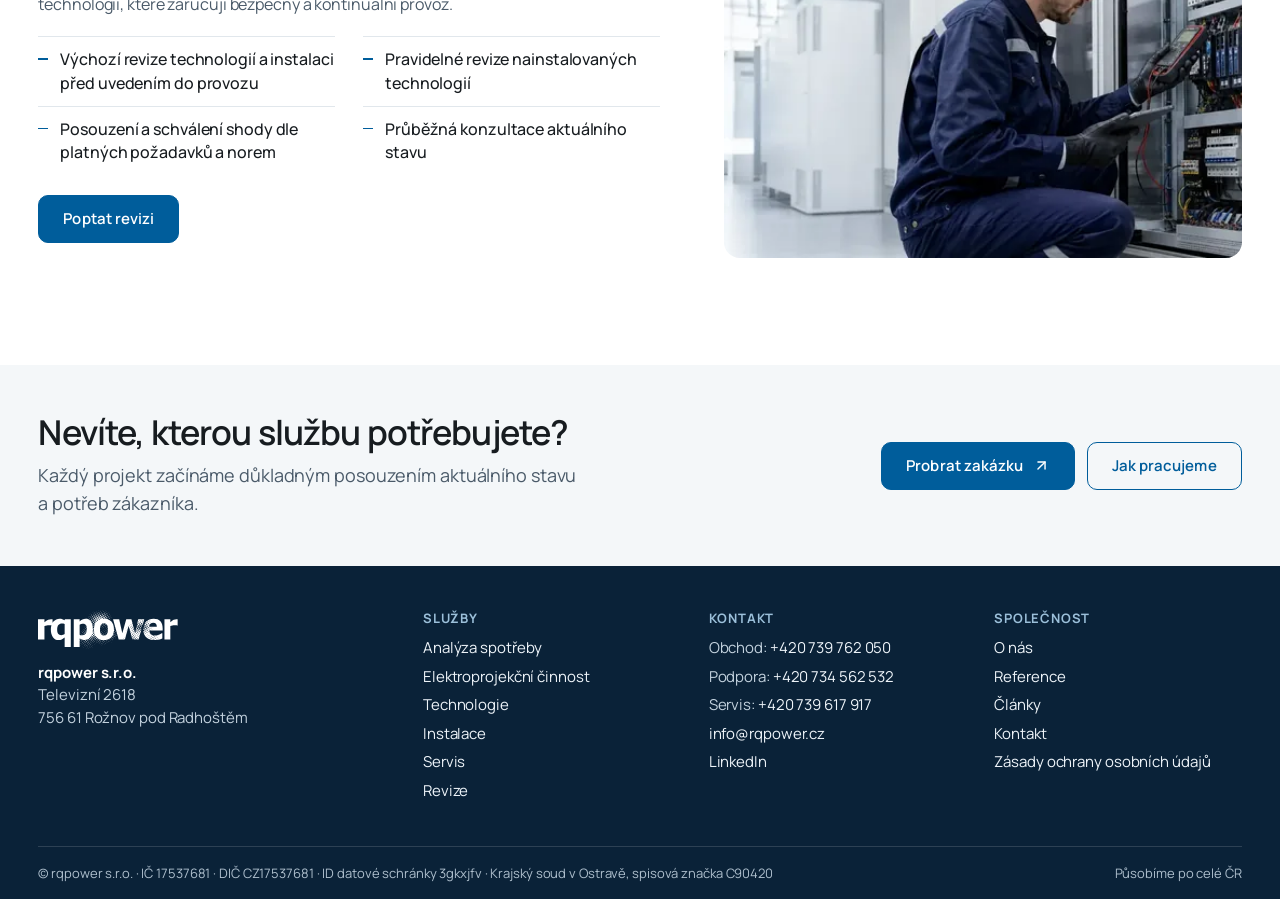
<file: public/sluzby.html>
<!doctype html>
<html lang="cs">
<head>
	<meta charset="UTF-8">
	<meta name="viewport" content="width=device-width, initial-scale=1">
<meta name="robots" content="noindex, nofollow">
<meta name="description" content="Šest služeb rqpower pro výrobní provozy: analýza spotřeby, elektroprojekční činnost, technologie, instalace, servis a revize včetně přehledu činností.">
<title>Služby – rqpower</title>
<meta name="theme-color" content="#005d9b">
<link rel="preload" href="assets/fonts/manrope.2bf80b6594.woff2" as="font" type="font/woff2" crossorigin="anonymous"><link rel="stylesheet" href="assets/css/site.ea4d2c0018.css"><script src="assets/js/site.99c2cde4f0.js" defer></script><link rel="icon" href="assets/img/favicon.df666a03af.png" sizes="32x32">
<link rel="icon" href="assets/img/favicon.de2a870208.png" sizes="192x192">
<link rel="apple-touch-icon" href="assets/img/favicon.de2a870208.png">
</head>

<body class="wp-singular page-template-default page page-id-17 wp-custom-logo wp-embed-responsive wp-theme-twentytwentyfive wp-child-theme-rqpower-studio">

<a class="skip-link screen-reader-text" id="wp-skip-link" href="#obsah">Přeskočit na obsah</a><div class="wp-site-blocks"><header class="rq-site-header wp-block-template-part"><div class="wp-block-group rq-header is-layout-flow wp-block-group-is-layout-flow"><div class="wp-block-group rq-inner rq-header__inner is-layout-flow wp-block-group-is-layout-flow"><div class="wp-block-site-logo"><a href="index.html" class="custom-logo-link" rel="home"><img fetchpriority="high" class="custom-logo rq-logo-svg" src="assets/img/rqpower-logo.0b63851498.svg" alt="rqpower" width="965" height="274" decoding="async"></a></div><nav class="is-responsive items-justified-right wp-block-navigation is-horizontal is-content-justification-right is-layout-flex wp-container-core-navigation-is-layout-b47938f7 wp-block-navigation-is-layout-flex" aria-label="Hlavní navigace"><button type="button" aria-haspopup="dialog" aria-label="Otevřít menu" class="wp-block-navigation__responsive-container-open"><svg width="24" height="24" xmlns="http://www.w3.org/2000/svg" viewbox="0 0 24 24" aria-hidden="true" focusable="false"><path d="M4 7.5h16v1.5H4z"></path><path d="M4 15h16v1.5H4z"></path></svg></button>
				<div class="wp-block-navigation__responsive-container has-text-color has-ink-color has-background has-white-background-color" id="modal-1" tabindex="-1">
					<div class="wp-block-navigation__responsive-close" tabindex="-1">
						<div class="wp-block-navigation__responsive-dialog">
							<button type="button" aria-label="Zavřít menu" class="wp-block-navigation__responsive-container-close"><svg xmlns="http://www.w3.org/2000/svg" viewbox="0 0 24 24" width="24" height="24" aria-hidden="true" focusable="false"><path d="m13.06 12 6.47-6.47-1.06-1.06L12 10.94 5.53 4.47 4.47 5.53 10.94 12l-6.47 6.47 1.06 1.06L12 13.06l6.47 6.47 1.06-1.06L13.06 12Z"></path></svg></button>
							<div class="wp-block-navigation__responsive-container-content" id="modal-1-content">
								<ul class="wp-block-navigation__container is-responsive items-justified-right wp-block-navigation" aria-label="Hlavní navigace"><li class="wp-block-navigation-item wp-block-navigation-link"><a class="wp-block-navigation-item__content" href="sluzby.html"><span class="wp-block-navigation-item__label">Služby</span></a></li><li class="wp-block-navigation-item wp-block-navigation-link"><a class="wp-block-navigation-item__content" href="reference.html"><span class="wp-block-navigation-item__label">Reference</span></a></li><li class="wp-block-navigation-item wp-block-navigation-link"><a class="wp-block-navigation-item__content" href="clanky.html"><span class="wp-block-navigation-item__label">Články</span></a></li><li class="wp-block-navigation-item wp-block-navigation-link"><a class="wp-block-navigation-item__content" href="o-nas.html"><span class="wp-block-navigation-item__label">O nás</span></a></li><li class="wp-block-navigation-item wp-block-navigation-link"><a class="wp-block-navigation-item__content" href="kontakt.html"><span class="wp-block-navigation-item__label">Kontakt</span></a></li><li class="wp-block-navigation-item rq-nav-cta wp-block-navigation-link"><a class="wp-block-navigation-item__content" href="kontakt.html#formular"><span class="wp-block-navigation-item__label">Poptat řešení</span></a></li></ul>
								
							</div>
						</div>
					</div>
				</div></nav></div></div></header>


<main id="obsah" class="wp-block-group rq-main is-layout-flow wp-block-group-is-layout-flow"><nav class="rq-crumbs" aria-label="Drobečková navigace"><div class="rq-inner"><ol><li><a href="index.html">Domů</a></li><li><span aria-current="page">Služby</span></li></ol></div></nav>

<div class="entry-content wp-block-post-content is-layout-flow wp-block-post-content-is-layout-flow"><section class="wp-block-group rq-intro is-layout-flow wp-block-group-is-layout-flow"><div class="wp-block-group rq-inner is-layout-flow wp-block-group-is-layout-flow"><div class="wp-block-group rq-intro__grid is-layout-flow wp-block-group-is-layout-flow"><div class="wp-block-group is-layout-flow wp-block-group-is-layout-flow"><p class="rq-eyebrow wp-block-paragraph">Služby</p><h1 class="wp-block-heading">Služby pro výrobní provozy.</h1><p class="rq-lead wp-block-paragraph">Snižujeme firmám spotřebu energie, zlepšujeme technické prostředí a udržujeme technologie ve spolehlivém provozu.</p><div class="wp-block-buttons is-layout-flex wp-block-buttons-is-layout-flex"><div class="wp-block-button"><a class="wp-block-button__link wp-element-button" href="kontakt.html?sluzba=konzultace#formular">Poptat řešení</a></div><div class="wp-block-button is-style-outline is-style-outline--2"><a class="wp-block-button__link wp-element-button" href="index.html#jak-pracujeme">Jak pracujeme</a></div></div></div><figure class="wp-block-image size-full rq-media rq-intro__photo rq-op-center"><img decoding="async" width="983" height="737" src="assets/img/photo-ff1b2657-640w.d98fe08c77.webp" alt="Technologie – fotografie z původního webu rqpower" class="wp-image-66" srcset="assets/img/photo-ff1b2657-320w.592fe590f0.webp 320w, assets/img/photo-ff1b2657-640w.d98fe08c77.webp 640w, assets/img/photo-ff1b2657-960w.e2c47f2c1c.webp 960w, assets/img/photo-ff1b2657-983w.cb871fb6a1.webp 983w" sizes="(max-width: 900px) calc(100vw - 44px), (max-width: 1240px) 38vw, 470px" loading="eager"></figure></div></div></section><section class="wp-block-group rq-band rq-services is-layout-flow wp-block-group-is-layout-flow"><div class="wp-block-group rq-inner is-layout-flow wp-block-group-is-layout-flow"><div class="wp-block-group rq-chips rq-svcfilter is-layout-flow wp-block-group-is-layout-flow"><p class="rq-f-all wp-block-paragraph"><a href="#sluzby-seznam">Vše</a></p><p class="rq-f-energie wp-block-paragraph"><a href="#analyza">Energie</a></p><p class="rq-f-realizace wp-block-paragraph"><a href="#technologie-vyroby">Realizace</a></p><p class="rq-f-provoz wp-block-paragraph"><a href="#servis">Péče o provoz</a></p></div><div id="sluzby-seznam" class="wp-block-group rq-svclist is-layout-flow wp-block-group-is-layout-flow"><section id="analyza" class="wp-block-group rq-svc rq-card rq-cat-energie is-layout-flow wp-block-group-is-layout-flow"><figure class="wp-block-image size-full rq-media rq-op-center"><img width="1024" height="768" decoding="async" src="assets/img/photo-793eae66-640w.c644728075.webp" alt="Analýza spotřeby – fotografie z původního webu rqpower" class="wp-image-43" srcset="assets/img/photo-793eae66-320w.3817f1cb4c.webp 320w, assets/img/photo-793eae66-640w.c644728075.webp 640w, assets/img/photo-793eae66-960w.dcf38e5b04.webp 960w, assets/img/photo-793eae66-1024w.8912b800bb.webp 1024w" sizes="(max-width: 900px) calc(100vw - 48px), (max-width: 1240px) 50vw, 640px" loading="lazy"></figure><div class="wp-block-group rq-svc__body is-layout-flow wp-block-group-is-layout-flow"><div class="wp-block-group rq-svc__top is-layout-flow wp-block-group-is-layout-flow"><p class="rq-badge wp-block-paragraph">01</p><h2 class="wp-block-heading">Analýza spotřeby</h2></div><p class="rq-text wp-block-paragraph">Provádíme analýzu spotřeby budov a technologií se zaměřením na snížení spotřeby energií a provozních nákladů. Navrhujeme efektivní opatření pro dosažení dlouhodobých úspor.</p><ul class="wp-block-list rq-ticks"><li>Měření kvality elektrické sítě</li><li>Analýza množství elektrické energie</li><li>Optimalizace spotřeby</li><li>Optimalizace kapacity záložních zdrojů</li></ul><div class="wp-block-buttons is-layout-flex wp-block-buttons-is-layout-flex"><div class="wp-block-button"><a class="wp-block-button__link wp-element-button" href="kontakt.html?sluzba=analyza#formular">Poptat analýzu</a></div></div></div></section><section id="elektroprojekce" class="wp-block-group rq-svc rq-card rq-cat-energie is-layout-flow wp-block-group-is-layout-flow"><figure class="wp-block-image size-full rq-media rq-op-center"><img width="1024" height="768" decoding="async" src="assets/img/photo-e0684f05-640w.065d78ff27.webp" alt="Elektroprojekční činnost – fotografie z původního webu rqpower" class="wp-image-59" srcset="assets/img/photo-e0684f05-320w.2fca61b3c5.webp 320w, assets/img/photo-e0684f05-640w.065d78ff27.webp 640w, assets/img/photo-e0684f05-960w.d754b3575f.webp 960w, assets/img/photo-e0684f05-1024w.e25b42669d.webp 1024w" sizes="(max-width: 900px) calc(100vw - 48px), (max-width: 1240px) 50vw, 640px" loading="lazy"></figure><div class="wp-block-group rq-svc__body is-layout-flow wp-block-group-is-layout-flow"><div class="wp-block-group rq-svc__top is-layout-flow wp-block-group-is-layout-flow"><p class="rq-badge wp-block-paragraph">02</p><h2 class="wp-block-heading">Elektroprojekční činnost</h2></div><p class="rq-text wp-block-paragraph">Na základě zjištěných skutečností a naměřených dat navrhneme optimální řešení a následně vytvoříme projekt jehož cílem může být snížení energetické náročnosti a zlepšení enviromentálního prostředí dotčených prostor.</p><ul class="wp-block-list rq-ticks"><li>Kompletní projekce nových elektrických rozvodů pro výrobní haly</li><li>Návrh a optimalizace Layoutu výrobní haly</li><li>Výpočet a simulace spotřeby elektrické energie</li><li>Výpočet a zatížení záložních zdrojů pro výrobní linky</li></ul><div class="wp-block-buttons is-layout-flex wp-block-buttons-is-layout-flex"><div class="wp-block-button"><a class="wp-block-button__link wp-element-button" href="kontakt.html?sluzba=elektroprojekce#formular">Poptat projekci</a></div></div></div></section><section id="technologie-vyroby" class="wp-block-group rq-svc rq-card rq-cat-realizace is-layout-flow wp-block-group-is-layout-flow"><figure class="wp-block-image size-full rq-media rq-op-center"><img width="983" height="737" decoding="async" src="assets/img/photo-ff1b2657-640w.d98fe08c77.webp" alt="Technologie – fotografie z původního webu rqpower" class="wp-image-66" srcset="assets/img/photo-ff1b2657-320w.592fe590f0.webp 320w, assets/img/photo-ff1b2657-640w.d98fe08c77.webp 640w, assets/img/photo-ff1b2657-960w.e2c47f2c1c.webp 960w, assets/img/photo-ff1b2657-983w.cb871fb6a1.webp 983w" sizes="(max-width: 900px) calc(100vw - 48px), (max-width: 1240px) 50vw, 640px" loading="lazy"></figure><div class="wp-block-group rq-svc__body is-layout-flow wp-block-group-is-layout-flow"><div class="wp-block-group rq-svc__top is-layout-flow wp-block-group-is-layout-flow"><p class="rq-badge wp-block-paragraph">03</p><h2 id="technologie" class="wp-block-heading">Technologie</h2></div><p class="rq-text wp-block-paragraph">Zajišťujeme dodávky elektro technologií pro budovy, výrobní haly a průmyslové provozy. Máme řešení, které chrání a pomáhá optimalizovat a zefektivnit výrobní procesy. Modernizace stávajících technologií s využitím vlastních konstrukčních a technických znalostí.</p><ul class="wp-block-list rq-ticks"><li>Elektrotechnologie</li><li>Monitorování a řízení spotřeby</li><li>Záložní zdroje</li><li>Bateriové úložiště</li></ul><div class="wp-block-buttons is-layout-flex wp-block-buttons-is-layout-flex"><div class="wp-block-button"><a class="wp-block-button__link wp-element-button" href="kontakt.html?sluzba=technologie-vyroby#formular">Poptat technologii</a></div></div></div></section><section id="montaze" class="wp-block-group rq-svc rq-card rq-cat-realizace is-layout-flow wp-block-group-is-layout-flow"><figure class="wp-block-image size-full rq-media rq-op-upper"><img width="1024" height="768" decoding="async" src="assets/img/photo-520ef878-640w.e82d842412.webp" alt="Instalace – fotografie z původního webu rqpower" class="wp-image-56" srcset="assets/img/photo-520ef878-320w.875b9bf87f.webp 320w, assets/img/photo-520ef878-640w.e82d842412.webp 640w, assets/img/photo-520ef878-960w.75e50b21d7.webp 960w, assets/img/photo-520ef878-1024w.31d449db68.webp 1024w" sizes="(max-width: 900px) calc(100vw - 48px), (max-width: 1240px) 50vw, 640px" loading="lazy"></figure><div class="wp-block-group rq-svc__body is-layout-flow wp-block-group-is-layout-flow"><div class="wp-block-group rq-svc__top is-layout-flow wp-block-group-is-layout-flow"><p class="rq-badge wp-block-paragraph">04</p><h2 id="instalace" class="wp-block-heading">Instalace</h2></div><p class="rq-text wp-block-paragraph">Podle zjištěných skutečností, naměřených hodnot a projektového návrhu zajistíme instalaci nových technologií i doplňujících prvků, které pomohou zvýšit stabilitu, účinnost a kvalitu provozu.</p><ul class="wp-block-list rq-ticks"><li>Instalace námi dodaných technologií</li><li>Instalace a doplnění technologických linek</li><li>Přesun, přestavby a optimalizace technologických linek</li><li>Záložní zdroje a bateriové úložiště</li></ul><div class="wp-block-buttons is-layout-flex wp-block-buttons-is-layout-flex"><div class="wp-block-button"><a class="wp-block-button__link wp-element-button" href="kontakt.html?sluzba=montaze#formular">Poptat instalaci</a></div></div></div></section><section id="servis" class="wp-block-group rq-svc rq-card rq-cat-provoz is-layout-flow wp-block-group-is-layout-flow"><figure class="wp-block-image size-full rq-media rq-op-upper"><img width="1024" height="768" decoding="async" src="assets/img/photo-c323e0db-640w.01fb251b82.webp" alt="Servis – fotografie z původního webu rqpower" class="wp-image-62" srcset="assets/img/photo-c323e0db-320w.ee6504b4e7.webp 320w, assets/img/photo-c323e0db-640w.01fb251b82.webp 640w, assets/img/photo-c323e0db-960w.b999eca3d2.webp 960w, assets/img/photo-c323e0db-1024w.9e8eeabad1.webp 1024w" sizes="(max-width: 900px) calc(100vw - 48px), (max-width: 1240px) 50vw, 640px" loading="lazy"></figure><div class="wp-block-group rq-svc__body is-layout-flow wp-block-group-is-layout-flow"><div class="wp-block-group rq-svc__top is-layout-flow wp-block-group-is-layout-flow"><p class="rq-badge wp-block-paragraph">05</p><h2 class="wp-block-heading">Servis</h2></div><p class="rq-text wp-block-paragraph">Poskytujeme rychlý a profesionální servis. Postaráme se o údržbu i případné opravy technologií.</p><ul class="wp-block-list rq-ticks"><li>Servis námi nainstalovaných technologií</li><li>Pravidelné prohlídky technologií</li><li>Záruční a pozáruční servis</li><li>Kalibrace a ověření vyhrazených technologií</li></ul><div class="wp-block-buttons is-layout-flex wp-block-buttons-is-layout-flex"><div class="wp-block-button"><a class="wp-block-button__link wp-element-button" href="kontakt.html?sluzba=servis#formular">Poptat servis</a></div></div></div></section><section id="revize" class="wp-block-group rq-svc rq-card rq-cat-provoz is-layout-flow wp-block-group-is-layout-flow"><figure class="wp-block-image size-large rq-media rq-op-center"><img width="1024" height="576" decoding="async" src="assets/img/photo-a36667c0-640w.fe1e90613a.webp" alt="Revize – fotografie z původního webu rqpower" class="wp-image-60" srcset="assets/img/photo-a36667c0-320w.97c47d25ef.webp 320w, assets/img/photo-a36667c0-640w.fe1e90613a.webp 640w, assets/img/photo-a36667c0-960w.5efdb012c5.webp 960w, assets/img/photo-a36667c0-1024w.4d9caf970c.webp 1024w" sizes="(max-width: 900px) calc(100vw - 48px), (max-width: 1240px) 50vw, 640px" loading="lazy"></figure><div class="wp-block-group rq-svc__body is-layout-flow wp-block-group-is-layout-flow"><div class="wp-block-group rq-svc__top is-layout-flow wp-block-group-is-layout-flow"><p class="rq-badge wp-block-paragraph">06</p><h2 class="wp-block-heading">Revize</h2></div><p class="rq-text wp-block-paragraph">Provádíme pravidelnou odbornou kontrolu a revize námi namontovaných elektro technologií, které zaručují bezpečný a kontinuální provoz.</p><ul class="wp-block-list rq-ticks"><li>Výchozí revize technologií a instalaci před uvedením do provozu</li><li>Pravidelné revize nainstalovaných technologií</li><li>Posouzení a schválení shody dle platných požadavků a norem</li><li>Průběžná konzultace aktuálního stavu</li></ul><div class="wp-block-buttons is-layout-flex wp-block-buttons-is-layout-flex"><div class="wp-block-button"><a class="wp-block-button__link wp-element-button" href="kontakt.html?sluzba=revize#formular">Poptat revizi</a></div></div></div></section></div></div></section><section id="napiste-nam" class="wp-block-group rq-cta is-layout-flow wp-block-group-is-layout-flow"><div class="wp-block-group rq-inner is-layout-flow wp-block-group-is-layout-flow"><div class="wp-block-group rq-cta__grid is-layout-flow wp-block-group-is-layout-flow"><div class="wp-block-group is-layout-flow wp-block-group-is-layout-flow"><h2 class="wp-block-heading">Nevíte, kterou službu potřebujete?</h2><p class="rq-lead wp-block-paragraph">Každý projekt začínáme důkladným posouzením aktuálního stavu a potřeb zákazníka.</p></div><div class="wp-block-buttons is-layout-flex wp-block-buttons-is-layout-flex"><div class="wp-block-button"><a class="wp-block-button__link wp-element-button" href="kontakt.html?sluzba=konzultace#formular">Probrat zakázku</a></div><div class="wp-block-button is-style-outline is-style-outline--3"><a class="wp-block-button__link wp-element-button" href="index.html#jak-pracujeme">Jak pracujeme</a></div></div></div></div></section></div></main>


<footer class="rq-site-footer wp-block-template-part"><div class="wp-block-group rq-inner is-layout-flow wp-block-group-is-layout-flow"><div class="wp-block-group rq-footer__grid is-layout-flow wp-block-group-is-layout-flow"><div class="wp-block-group is-layout-flow wp-block-group-is-layout-flow"><div class="wp-block-site-logo"><a href="index.html" class="custom-logo-link" rel="home"><img class="custom-logo rq-logo-svg" src="assets/img/rqpower-logo.0b63851498.svg" alt="rqpower" width="965" height="274" decoding="async" loading="lazy"></a></div><p class="wp-block-paragraph"><strong>rqpower s.r.o.</strong><br>Televizní 2618<br>756 61 Rožnov pod Radhoštěm</p></div><div class="wp-block-group is-layout-flow wp-block-group-is-layout-flow"><h2 class="wp-block-heading">Služby</h2><p class="wp-block-paragraph"><a href="sluzby.html#analyza">Analýza spotřeby</a></p><p class="wp-block-paragraph"><a href="sluzby.html#elektroprojekce">Elektroprojekční činnost</a></p><p class="wp-block-paragraph"><a href="sluzby.html#technologie-vyroby">Technologie</a></p><p class="wp-block-paragraph"><a href="sluzby.html#montaze">Instalace</a></p><p class="wp-block-paragraph"><a href="sluzby.html#servis">Servis</a></p><p class="wp-block-paragraph"><a href="sluzby.html#revize">Revize</a></p></div><div class="wp-block-group is-layout-flow wp-block-group-is-layout-flow"><h2 class="wp-block-heading">Kontakt</h2><p>Obchod: <a href="tel:+420739762050">+420 739 762 050</a></p><p>Podpora: <a href="tel:+420734562532">+420 734 562 532</a></p><p>Servis: <a href="tel:+420739617917">+420 739 617 917</a></p><p><a href="mailto:info@rqpower.cz">info@rqpower.cz</a></p><p class="wp-block-paragraph"><a href="https://www.linkedin.com/company/rq-power-s-r-o" rel="noopener">LinkedIn</a></p></div><div class="wp-block-group is-layout-flow wp-block-group-is-layout-flow"><h2 class="wp-block-heading">Společnost</h2><p class="wp-block-paragraph"><a href="o-nas.html">O nás</a></p><p class="wp-block-paragraph"><a href="reference.html">Reference</a></p><p class="wp-block-paragraph"><a href="clanky.html">Články</a></p><p class="wp-block-paragraph"><a href="kontakt.html">Kontakt</a></p><p class="wp-block-paragraph"><a href="ochrana-udaju.html">Zásady ochrany osobních údajů</a></p></div></div><div class="wp-block-group rq-footer__legal is-layout-flow wp-block-group-is-layout-flow"><p class="wp-block-paragraph">© rqpower s.r.o. · IČ 17537681 · DIČ CZ17537681 · ID datové schránky 3gkxjfv · Krajský soud v Ostravě, spisová značka C90420</p><p class="wp-block-paragraph">Působíme po celé ČR</p></div></div></footer>
</div>
</body>
</html>
</file>
<file: public/assets/css/site.0c34764ad7.css>
img:is([sizes=auto i],[sizes^="auto," i]){contain-intrinsic-size:3000px 1500px}



.wp-block-site-logo{box-sizing:border-box;line-height:0}.wp-block-site-logo a{display:inline-block;line-height:0}.wp-block-site-logo.is-default-size img{height:auto;width:120px}.wp-block-site-logo img{height:auto;max-width:100%}.wp-block-site-logo a,.wp-block-site-logo img{border-radius:inherit}.wp-block-site-logo.aligncenter{margin-left:auto;margin-right:auto;text-align:center}:root :where(.wp-block-site-logo.is-style-rounded){border-radius:9999px}



.wp-block-navigation .wp-block-navigation-item__label{overflow-wrap:break-word}.wp-block-navigation .wp-block-navigation-item__description{display:none}.link-ui-tools{outline:1px solid #f0f0f0;padding:8px}.link-ui-block-inserter{padding-top:8px}.link-ui-block-inserter__back{margin-left:8px;text-transform:uppercase}


.wp-block-navigation{position:relative}.wp-block-navigation ul{margin-bottom:0;margin-left:0;margin-top:0;padding-left:0}.wp-block-navigation ul,.wp-block-navigation ul li{list-style:none}.wp-block-navigation .wp-block-navigation-item{align-items:center;background-color:inherit;display:flex;position:relative}.wp-block-navigation .wp-block-navigation-item .wp-block-navigation__submenu-container:empty{display:none}.wp-block-navigation .wp-block-navigation-item__content{display:block;z-index:1}.wp-block-navigation .wp-block-navigation-item__content.wp-block-navigation-item__content{color:inherit}.wp-block-navigation.has-text-decoration-underline .wp-block-navigation-item__content,.wp-block-navigation.has-text-decoration-underline .wp-block-navigation-item__content:active,.wp-block-navigation.has-text-decoration-underline .wp-block-navigation-item__content:focus{text-decoration:underline}.wp-block-navigation.has-text-decoration-line-through .wp-block-navigation-item__content,.wp-block-navigation.has-text-decoration-line-through .wp-block-navigation-item__content:active,.wp-block-navigation.has-text-decoration-line-through .wp-block-navigation-item__content:focus{text-decoration:line-through}.wp-block-navigation :where(a),.wp-block-navigation :where(a:active),.wp-block-navigation :where(a:focus){text-decoration:none}.wp-block-navigation .wp-block-navigation__submenu-icon{align-self:center;background-color:inherit;border:none;color:currentColor;display:inline-block;font-size:inherit;height:.6em;line-height:0;margin-left:.25em;padding:0;width:.6em}.wp-block-navigation .wp-block-navigation__submenu-icon svg{stroke:currentColor;display:inline-block;height:inherit;margin-top:.075em;width:inherit}.wp-block-navigation{--navigation-layout-justification-setting:flex-start;--navigation-layout-direction:row;--navigation-layout-wrap:wrap;--navigation-layout-justify:flex-start;--navigation-layout-align:center}.wp-block-navigation.is-vertical{--navigation-layout-direction:column;--navigation-layout-justify:initial;--navigation-layout-align:flex-start}.wp-block-navigation.no-wrap{--navigation-layout-wrap:nowrap}.wp-block-navigation.items-justified-center{--navigation-layout-justification-setting:center;--navigation-layout-justify:center}.wp-block-navigation.items-justified-center.is-vertical{--navigation-layout-align:center}.wp-block-navigation.items-justified-right{--navigation-layout-justification-setting:flex-end;--navigation-layout-justify:flex-end}.wp-block-navigation.items-justified-right.is-vertical{--navigation-layout-align:flex-end}.wp-block-navigation.items-justified-space-between{--navigation-layout-justification-setting:space-between;--navigation-layout-justify:space-between}:where(.wp-block-navigation) ul li{padding:0}.wp-block-navigation .has-child .wp-block-navigation__submenu-container{align-items:normal;background-color:inherit;color:inherit;display:flex;flex-direction:column;opacity:0;position:absolute;z-index:2}@media not (prefers-reduced-motion){.wp-block-navigation .has-child .wp-block-navigation__submenu-container{transition:opacity .1s linear}}.wp-block-navigation .has-child .wp-block-navigation__submenu-container{height:0;overflow:hidden;visibility:hidden;width:0}.wp-block-navigation .has-child .wp-block-navigation__submenu-container>.wp-block-navigation-item>.wp-block-navigation-item__content{display:flex;flex-grow:1;padding:.5em 1em}.wp-block-navigation .has-child .wp-block-navigation__submenu-container>.wp-block-navigation-item>.wp-block-navigation-item__content .wp-block-navigation__submenu-icon{margin-left:auto;margin-right:0}.wp-block-navigation .has-child .wp-block-navigation__submenu-container .wp-block-navigation-item__content{margin:0}.wp-block-navigation .has-child .wp-block-navigation__submenu-container{left:-1px;top:100%}@media (min-width:782px){.wp-block-navigation .has-child .wp-block-navigation__submenu-container .wp-block-navigation__submenu-container{left:100%;top:-1px}.wp-block-navigation .has-child .wp-block-navigation__submenu-container .wp-block-navigation__submenu-container:before{background:transparent;content:"";display:block;height:100%;position:absolute;right:100%;width:.5em}.wp-block-navigation .has-child .wp-block-navigation__submenu-container .wp-block-navigation__submenu-icon{margin-right:.25em}.wp-block-navigation .has-child .wp-block-navigation__submenu-container .wp-block-navigation__submenu-icon svg{transform:rotate(-90deg)}}@media (hover:hover){.wp-block-navigation .has-child:not(.open-on-click):hover>.wp-block-navigation__submenu-container{height:auto;min-width:200px;opacity:1;overflow:visible;visibility:visible;width:auto}}.wp-block-navigation .has-child .wp-block-navigation-submenu__toggle[aria-expanded=true]~.wp-block-navigation__submenu-container,.wp-block-navigation .has-child:not(.open-on-click):not(.open-on-hover-click):focus-within>.wp-block-navigation__submenu-container{height:auto;min-width:200px;opacity:1;overflow:visible;visibility:visible;width:auto}.wp-block-navigation .has-child.open-always{align-items:var(--navigation-layout-align,initial);flex-direction:var(--navigation-layout-direction,initial);flex-wrap:var(--navigation-layout-wrap,wrap);gap:var(--wp--style--block-gap,2em)}.wp-block-navigation .has-child.open-always,.wp-block-navigation .has-child.open-always .wp-block-navigation-item{justify-content:var(--navigation-layout-justify,initial)}.wp-block-navigation .has-child.open-always .wp-block-navigation__submenu-container,.wp-block-navigation .has-child.open-always.wp-block-navigation-submenu{gap:var(--wp--style--block-gap,2em)}.wp-block-navigation .has-child.open-always .wp-block-navigation-item,.wp-block-navigation .has-child.open-always .wp-block-navigation__submenu-container,.wp-block-navigation .has-child.open-always.wp-block-navigation-submenu{padding-bottom:0;padding-top:0}.wp-block-navigation .has-child.open-always .wp-block-navigation__submenu-container{padding-left:var(--wp--style--block-gap,2em);padding-right:var(--wp--style--block-gap,2em)}.wp-block-navigation .has-child.open-always .wp-block-navigation__submenu-container .wp-block-navigation-item__content{padding:0}.wp-block-navigation .has-child.open-always .wp-block-navigation__submenu-container>.wp-block-navigation-item>.wp-block-navigation-item__content,.wp-block-navigation .has-child.open-always>.wp-block-navigation-item__content{flex-grow:0}.wp-block-navigation .has-child.open-always>.wp-block-navigation__submenu-container{background-color:transparent;border:none;color:inherit;flex-basis:100%;height:auto;opacity:1;overflow:visible;position:static;visibility:visible;width:auto}.wp-block-navigation.has-background .has-child .wp-block-navigation__submenu-container{left:0;top:100%}@media (min-width:782px){.wp-block-navigation.has-background .has-child .wp-block-navigation__submenu-container .wp-block-navigation__submenu-container{left:100%;top:0}}.wp-block-navigation-submenu{display:flex;position:relative}.wp-block-navigation-submenu .wp-block-navigation__submenu-icon svg{stroke:currentColor}button.wp-block-navigation-item__content{background-color:transparent;border:none;color:currentColor;font-family:inherit;font-size:inherit;font-style:inherit;font-weight:inherit;letter-spacing:inherit;line-height:inherit;text-align:left;text-transform:inherit}.wp-block-navigation-submenu__toggle{cursor:pointer}.wp-block-navigation-submenu__toggle[aria-expanded=true]+.wp-block-navigation__submenu-icon>svg,.wp-block-navigation-submenu__toggle[aria-expanded=true]>svg{transform:rotate(180deg)}.wp-block-navigation-item.open-on-click .wp-block-navigation-submenu__toggle{padding-left:0;padding-right:.85em}.wp-block-navigation-item.open-on-click .wp-block-navigation-submenu__toggle+.wp-block-navigation__submenu-icon{margin-left:-.6em;pointer-events:none}.wp-block-navigation-item.open-on-click button.wp-block-navigation-item__content:not(.wp-block-navigation-submenu__toggle){padding:0}.wp-block-navigation .wp-block-page-list,.wp-block-navigation__container,.wp-block-navigation__responsive-close,.wp-block-navigation__responsive-container,.wp-block-navigation__responsive-container-content,.wp-block-navigation__responsive-dialog{gap:inherit}:where(.wp-block-navigation.has-background .wp-block-navigation-item a:not(.wp-element-button)),:where(.wp-block-navigation.has-background .wp-block-navigation-submenu a:not(.wp-element-button)){padding:.5em 1em}:where(.wp-block-navigation .wp-block-navigation__submenu-container .wp-block-navigation-item a:not(.wp-element-button)),:where(.wp-block-navigation .wp-block-navigation__submenu-container .wp-block-navigation-submenu a:not(.wp-element-button)),:where(.wp-block-navigation .wp-block-navigation__submenu-container .wp-block-navigation-submenu button.wp-block-navigation-item__content),:where(.wp-block-navigation .wp-block-navigation__submenu-container .wp-block-pages-list__item button.wp-block-navigation-item__content){padding:.5em 1em}.wp-block-navigation.items-justified-right .wp-block-navigation__container .has-child .wp-block-navigation__submenu-container,.wp-block-navigation.items-justified-right .wp-block-page-list>.has-child .wp-block-navigation__submenu-container,.wp-block-navigation.items-justified-space-between .wp-block-page-list>.has-child:last-child .wp-block-navigation__submenu-container,.wp-block-navigation.items-justified-space-between>.wp-block-navigation__container>.has-child:last-child .wp-block-navigation__submenu-container{left:auto;right:0}.wp-block-navigation.items-justified-right .wp-block-navigation__container .has-child .wp-block-navigation__submenu-container .wp-block-navigation__submenu-container,.wp-block-navigation.items-justified-right .wp-block-page-list>.has-child .wp-block-navigation__submenu-container .wp-block-navigation__submenu-container,.wp-block-navigation.items-justified-space-between .wp-block-page-list>.has-child:last-child .wp-block-navigation__submenu-container .wp-block-navigation__submenu-container,.wp-block-navigation.items-justified-space-between>.wp-block-navigation__container>.has-child:last-child .wp-block-navigation__submenu-container .wp-block-navigation__submenu-container{left:-1px;right:-1px}@media (min-width:782px){.wp-block-navigation.items-justified-right .wp-block-navigation__container .has-child .wp-block-navigation__submenu-container .wp-block-navigation__submenu-container,.wp-block-navigation.items-justified-right .wp-block-page-list>.has-child .wp-block-navigation__submenu-container .wp-block-navigation__submenu-container,.wp-block-navigation.items-justified-space-between .wp-block-page-list>.has-child:last-child .wp-block-navigation__submenu-container .wp-block-navigation__submenu-container,.wp-block-navigation.items-justified-space-between>.wp-block-navigation__container>.has-child:last-child .wp-block-navigation__submenu-container .wp-block-navigation__submenu-container{left:auto;right:100%}}.wp-block-navigation:not(.has-background) .wp-block-navigation__submenu-container{background-color:#fff;border:1px solid rgba(0,0,0,.15)}.wp-block-navigation.has-background .wp-block-navigation__submenu-container{background-color:inherit}.wp-block-navigation:not(.has-text-color) .wp-block-navigation__submenu-container{color:#000}.wp-block-navigation__container{align-items:var(--navigation-layout-align,initial);display:flex;flex-direction:var(--navigation-layout-direction,initial);flex-wrap:var(--navigation-layout-wrap,wrap);justify-content:var(--navigation-layout-justify,initial);list-style:none;margin:0;padding-left:0}.wp-block-navigation__container .is-responsive{display:none}.wp-block-navigation__container:only-child,.wp-block-page-list:only-child{flex-grow:1}@keyframes overlay-menu__fade-in-animation{0%{opacity:0;transform:translateY(.5em)}to{opacity:1;transform:translateY(0)}}.wp-block-navigation__responsive-container{bottom:0;display:none;left:0;position:fixed;right:0;top:0}.wp-block-navigation__responsive-container :where(.wp-block-navigation-item a){color:inherit}.wp-block-navigation__responsive-container .wp-block-navigation__responsive-container-content{align-items:var(--navigation-layout-align,initial);display:flex;flex-direction:var(--navigation-layout-direction,initial);flex-wrap:var(--navigation-layout-wrap,wrap);justify-content:var(--navigation-layout-justify,initial)}.wp-block-navigation__responsive-container:not(.is-menu-open.is-menu-open){background-color:inherit!important;color:inherit!important}.wp-block-navigation__responsive-container.is-menu-open{background-color:inherit;display:flex;flex-direction:column}@media not (prefers-reduced-motion){.wp-block-navigation__responsive-container.is-menu-open{animation:overlay-menu__fade-in-animation .1s ease-out;animation-fill-mode:forwards}}.wp-block-navigation__responsive-container.is-menu-open:not(.disable-default-overlay){padding:clamp(1rem,var(--wp--style--root--padding-top),20rem) clamp(1rem,var(--wp--style--root--padding-right),20rem) clamp(1rem,var(--wp--style--root--padding-bottom),20rem) clamp(1rem,var(--wp--style--root--padding-left),20rem)}.wp-block-navigation__responsive-container.is-menu-open{overflow:auto;z-index:100000}.wp-block-navigation__responsive-container.is-menu-open:not(.disable-default-overlay) .wp-block-navigation__responsive-container-content{padding-top:calc(2rem + 24px)}.wp-block-navigation__responsive-container.is-menu-open:where(:not(.disable-default-overlay)) .wp-block-navigation__responsive-container-content{align-items:var(--navigation-layout-justification-setting,inherit);display:flex;flex-direction:column;flex-wrap:nowrap;overflow:visible}.wp-block-navigation__responsive-container.is-menu-open:where(:not(.disable-default-overlay)) .wp-block-navigation__responsive-container-content,.wp-block-navigation__responsive-container.is-menu-open:where(:not(.disable-default-overlay)) .wp-block-navigation__responsive-container-content .wp-block-navigation__container,.wp-block-navigation__responsive-container.is-menu-open:where(:not(.disable-default-overlay)) .wp-block-navigation__responsive-container-content .wp-block-page-list{justify-content:flex-start}.wp-block-navigation__responsive-container.is-menu-open:where(:not(.disable-default-overlay)) .wp-block-navigation__responsive-container-content .wp-block-navigation__submenu-icon{display:none}.wp-block-navigation__responsive-container.is-menu-open:where(:not(.disable-default-overlay)) .wp-block-navigation__responsive-container-content .has-child .wp-block-navigation__submenu-container{border:none;height:auto;min-width:200px;opacity:1;overflow:initial;padding-left:2rem;padding-right:2rem;position:static;visibility:visible;width:auto}.wp-block-navigation__responsive-container.is-menu-open:where(:not(.disable-default-overlay)) .wp-block-navigation__responsive-container-content .wp-block-navigation__container,.wp-block-navigation__responsive-container.is-menu-open:where(:not(.disable-default-overlay)) .wp-block-navigation__responsive-container-content .wp-block-navigation__submenu-container{gap:inherit}.wp-block-navigation__responsive-container.is-menu-open:where(:not(.disable-default-overlay)) .wp-block-navigation__responsive-container-content .wp-block-navigation__submenu-container{padding-top:var(--wp--style--block-gap,2em)}.wp-block-navigation__responsive-container.is-menu-open:where(:not(.disable-default-overlay)) .wp-block-navigation__responsive-container-content .wp-block-navigation-item__content{padding:0}.wp-block-navigation__responsive-container.is-menu-open:where(:not(.disable-default-overlay)) .wp-block-navigation__responsive-container-content .wp-block-navigation-item,.wp-block-navigation__responsive-container.is-menu-open:where(:not(.disable-default-overlay)) .wp-block-navigation__responsive-container-content .wp-block-navigation__container,.wp-block-navigation__responsive-container.is-menu-open:where(:not(.disable-default-overlay)) .wp-block-navigation__responsive-container-content .wp-block-page-list{align-items:var(--navigation-layout-justification-setting,initial);display:flex;flex-direction:column}.wp-block-navigation__responsive-container.is-menu-open:where(:not(.disable-default-overlay)) .wp-block-navigation-item,.wp-block-navigation__responsive-container.is-menu-open:where(:not(.disable-default-overlay)) .wp-block-navigation-item .wp-block-navigation__submenu-container,.wp-block-navigation__responsive-container.is-menu-open:where(:not(.disable-default-overlay)) .wp-block-navigation__container,.wp-block-navigation__responsive-container.is-menu-open:where(:not(.disable-default-overlay)) .wp-block-page-list{background:transparent!important;color:inherit!important}.wp-block-navigation__responsive-container.is-menu-open:where(:not(.disable-default-overlay)) .wp-block-navigation__submenu-container.wp-block-navigation__submenu-container.wp-block-navigation__submenu-container.wp-block-navigation__submenu-container{left:auto;right:auto}.wp-block-navigation__responsive-container.disable-default-overlay .wp-block-navigation__overlay-container{display:none;width:100%}.wp-block-navigation__responsive-container.disable-default-overlay .wp-block-navigation__responsive-close{max-width:none}.wp-block-navigation__responsive-container.disable-default-overlay.is-menu-open .wp-block-navigation__responsive-container-content>:not(.wp-block-navigation__overlay-container){display:none}.wp-block-navigation__responsive-container.disable-default-overlay.is-menu-open .wp-block-navigation__responsive-container-content .wp-block-navigation__overlay-container{display:block}.wp-block-navigation__responsive-container.disable-default-overlay.is-menu-open .wp-block-navigation__responsive-container-content .wp-block-navigation__overlay-container .wp-block-navigation__submenu-container{left:0;right:auto}@media (min-width:600px){.wp-block-navigation__responsive-container:not(.hidden-by-default):not(.is-menu-open){background-color:inherit;display:block;position:relative;width:100%;z-index:auto}.wp-block-navigation__responsive-container:not(.hidden-by-default):not(.is-menu-open) .wp-block-navigation__responsive-container-close{display:none}.wp-block-navigation__responsive-container.is-menu-open .wp-block-navigation__submenu-container.wp-block-navigation__submenu-container.wp-block-navigation__submenu-container.wp-block-navigation__submenu-container{left:0}}.wp-block-navigation:not(.has-background) .wp-block-navigation__responsive-container.is-menu-open:not(.disable-default-overlay){background-color:#fff}.wp-block-navigation:not(.has-text-color) .wp-block-navigation__responsive-container.is-menu-open:not(.disable-default-overlay){color:#000}.wp-block-navigation__toggle_button_label{font-size:1rem;font-weight:700}.wp-block-navigation__responsive-container-close,.wp-block-navigation__responsive-container-open{background:transparent;border:none;color:currentColor;cursor:pointer;margin:0;padding:0;text-transform:inherit;vertical-align:middle}.wp-block-navigation__responsive-container-close svg,.wp-block-navigation__responsive-container-open svg{fill:currentColor;display:block;height:24px;pointer-events:none;width:24px}.wp-block-navigation__responsive-container-open{display:flex}.wp-block-navigation__responsive-container-open.wp-block-navigation__responsive-container-open.wp-block-navigation__responsive-container-open{font-family:inherit;font-size:inherit;font-weight:inherit}@media (min-width:600px){.wp-block-navigation__responsive-container-open:not(.always-shown){display:none}}.wp-block-navigation__responsive-container-close{position:absolute;right:0;top:0;z-index:2}.wp-block-navigation__responsive-container-close.wp-block-navigation__responsive-container-close.wp-block-navigation__responsive-container-close{font-family:inherit;font-size:inherit;font-weight:inherit}.disable-default-overlay .wp-block-navigation__responsive-container-close{right:clamp(1rem,var(--wp--style--root--padding-left),20rem);top:clamp(1rem,var(--wp--style--root--padding-left),20rem)}.wp-block-navigation__responsive-close{width:100%}.has-modal-open .wp-block-navigation__responsive-close{margin-left:auto;margin-right:auto;max-width:var(--wp--style--global--wide-size,100%)}.wp-block-navigation__responsive-close:focus{outline:none}.is-menu-open .wp-block-navigation__responsive-close,.is-menu-open .wp-block-navigation__responsive-container-content,.is-menu-open .wp-block-navigation__responsive-dialog{box-sizing:border-box}.wp-block-navigation__responsive-dialog{position:relative}.has-modal-open .admin-bar .is-menu-open:where(:not(.disable-default-overlay)) .wp-block-navigation__responsive-dialog{margin-top:46px}@media (min-width:782px){.has-modal-open .admin-bar .is-menu-open:where(:not(.disable-default-overlay)) .wp-block-navigation__responsive-dialog{margin-top:32px}}html.has-modal-open{overflow:hidden}

.wp-block-group{box-sizing:border-box}:where(.wp-block-group.wp-block-group-is-layout-constrained){position:relative}



.is-small-text{font-size:.875em}.is-regular-text{font-size:1em}.is-large-text{font-size:2.25em}.is-larger-text{font-size:3em}.has-drop-cap:not(:focus):first-letter{float:left;font-size:8.4em;font-style:normal;font-weight:100;line-height:.68;margin:.05em .1em 0 0;text-transform:uppercase}body.rtl .has-drop-cap:not(:focus):first-letter{float:none;margin-left:.1em}p.has-drop-cap.has-background{overflow:hidden}:root :where(p.has-background){padding:1.25em 2.375em}:where(p.has-text-color:not(.has-link-color)) a{color:inherit}p.has-text-align-left[style*="writing-mode:vertical-lr"],p.has-text-align-right[style*="writing-mode:vertical-rl"]{rotate:180deg}



h1:where(.wp-block-heading).has-background,h2:where(.wp-block-heading).has-background,h3:where(.wp-block-heading).has-background,h4:where(.wp-block-heading).has-background,h5:where(.wp-block-heading).has-background,h6:where(.wp-block-heading).has-background{padding:1.25em 2.375em}h1.has-text-align-left[style*=writing-mode]:where([style*=vertical-lr]),h1.has-text-align-right[style*=writing-mode]:where([style*=vertical-rl]),h2.has-text-align-left[style*=writing-mode]:where([style*=vertical-lr]),h2.has-text-align-right[style*=writing-mode]:where([style*=vertical-rl]),h3.has-text-align-left[style*=writing-mode]:where([style*=vertical-lr]),h3.has-text-align-right[style*=writing-mode]:where([style*=vertical-rl]),h4.has-text-align-left[style*=writing-mode]:where([style*=vertical-lr]),h4.has-text-align-right[style*=writing-mode]:where([style*=vertical-rl]),h5.has-text-align-left[style*=writing-mode]:where([style*=vertical-lr]),h5.has-text-align-right[style*=writing-mode]:where([style*=vertical-rl]),h6.has-text-align-left[style*=writing-mode]:where([style*=vertical-lr]),h6.has-text-align-right[style*=writing-mode]:where([style*=vertical-rl]){rotate:180deg}



.wp-block-button__link{align-content:center;box-sizing:border-box;cursor:pointer;display:inline-block;height:100%;text-align:center;word-break:break-word}.wp-block-button__link.aligncenter{text-align:center}.wp-block-button__link.alignright{text-align:right}:where(.wp-block-button__link){border-radius:9999px;box-shadow:none;padding:calc(.667em + 2px) calc(1.333em + 2px);text-decoration:none}.wp-block-button[style*=text-decoration] .wp-block-button__link{text-decoration:inherit}.wp-block-buttons>.wp-block-button.has-custom-width{max-width:none}.wp-block-buttons>.wp-block-button.has-custom-width .wp-block-button__link{width:100%}.wp-block-buttons>.wp-block-button.has-custom-font-size .wp-block-button__link{font-size:inherit}.wp-block-buttons>.wp-block-button[class*=wp-block-button__width]{width:calc(var(--wp--block-button--width)*1% - var(--wp--style--block-gap, .5em)*(1 - var(--wp--block-button--width)/100))}.wp-block-buttons>.wp-block-button.wp-block-button__width-25{width:calc(25% - var(--wp--style--block-gap, .5em)*.75)}.wp-block-buttons>.wp-block-button.wp-block-button__width-50{width:calc(50% - var(--wp--style--block-gap, .5em)*.5)}.wp-block-buttons>.wp-block-button.wp-block-button__width-75{width:calc(75% - var(--wp--style--block-gap, .5em)*.25)}.wp-block-buttons>.wp-block-button.wp-block-button__width-100{flex-basis:100%;width:100%}.wp-block-buttons.is-vertical>.wp-block-button[class*=wp-block-button__width]{width:calc(var(--wp--block-button--width)*1%)}.wp-block-buttons.is-vertical>.wp-block-button.wp-block-button__width-25{width:25%}.wp-block-buttons.is-vertical>.wp-block-button.wp-block-button__width-50{width:50%}.wp-block-buttons.is-vertical>.wp-block-button.wp-block-button__width-75{width:75%}.wp-block-button.is-style-squared,.wp-block-button__link.wp-block-button.is-style-squared{border-radius:0}.wp-block-button.no-border-radius,.wp-block-button__link.no-border-radius{border-radius:0!important}:root :where(.wp-block-button .wp-block-button__link.is-style-outline),:root :where(.wp-block-button.is-style-outline>.wp-block-button__link){border:2px solid;padding:.667em 1.333em}:root :where(.wp-block-button .wp-block-button__link.is-style-outline:not(.has-text-color)),:root :where(.wp-block-button.is-style-outline>.wp-block-button__link:not(.has-text-color)){color:currentColor}:root :where(.wp-block-button .wp-block-button__link.is-style-outline:not(.has-background)),:root :where(.wp-block-button.is-style-outline>.wp-block-button__link:not(.has-background)){background-color:transparent;background-image:none}



.wp-block-buttons{box-sizing:border-box}.wp-block-buttons.is-vertical{flex-direction:column}.wp-block-buttons.is-vertical>.wp-block-button:last-child{margin-bottom:0}.wp-block-buttons>.wp-block-button{display:inline-block;margin:0}.wp-block-buttons.is-content-justification-left{justify-content:flex-start}.wp-block-buttons.is-content-justification-left.is-vertical{align-items:flex-start}.wp-block-buttons.is-content-justification-center{justify-content:center}.wp-block-buttons.is-content-justification-center.is-vertical{align-items:center}.wp-block-buttons.is-content-justification-right{justify-content:flex-end}.wp-block-buttons.is-content-justification-right.is-vertical{align-items:flex-end}.wp-block-buttons.is-content-justification-space-between{justify-content:space-between}.wp-block-buttons.aligncenter{text-align:center}.wp-block-buttons:not(.is-content-justification-space-between,.is-content-justification-right,.is-content-justification-left,.is-content-justification-center) .wp-block-button.aligncenter{margin-left:auto;margin-right:auto;width:100%}.wp-block-buttons[style*=text-decoration] .wp-block-button,.wp-block-buttons[style*=text-decoration] .wp-block-button__link{text-decoration:inherit}.wp-block-buttons.has-custom-font-size .wp-block-button__link{font-size:inherit}.wp-block-buttons .wp-block-button__link{width:100%}.wp-block-button.aligncenter{text-align:center}



.wp-block-image>a,.wp-block-image>figure>a{display:inline-block}.wp-block-image img{box-sizing:border-box;height:auto;max-width:100%;vertical-align:bottom}@media not (prefers-reduced-motion){.wp-block-image img.hide{visibility:hidden}.wp-block-image img.show{animation:show-content-image .4s}}.wp-block-image[style*=border-radius] img,.wp-block-image[style*=border-radius]>a{border-radius:inherit}.wp-block-image.has-custom-border img{box-sizing:border-box}.wp-block-image.aligncenter{text-align:center}.wp-block-image.alignfull>a,.wp-block-image.alignwide>a{width:100%}.wp-block-image.alignfull img,.wp-block-image.alignwide img{height:auto;width:100%}.wp-block-image .aligncenter,.wp-block-image .alignleft,.wp-block-image .alignright,.wp-block-image.aligncenter,.wp-block-image.alignleft,.wp-block-image.alignright{display:table}.wp-block-image .aligncenter>figcaption,.wp-block-image .alignleft>figcaption,.wp-block-image .alignright>figcaption,.wp-block-image.aligncenter>figcaption,.wp-block-image.alignleft>figcaption,.wp-block-image.alignright>figcaption{caption-side:bottom;display:table-caption}.wp-block-image .alignleft{float:left;margin:.5em 1em .5em 0}.wp-block-image .alignright{float:right;margin:.5em 0 .5em 1em}.wp-block-image .aligncenter{margin-left:auto;margin-right:auto}.wp-block-image :where(figcaption){margin-bottom:1em;margin-top:.5em}.wp-block-image.is-style-circle-mask img{border-radius:9999px}@supports ((-webkit-mask-image:none) or (mask-image:none)) or (-webkit-mask-image:none){.wp-block-image.is-style-circle-mask img{border-radius:0;-webkit-mask-image:url('data:image/svg+xml;utf8,<svg viewBox="0 0 100 100" xmlns="http://www.w3.org/2000/svg"><circle cx="50" cy="50" r="50"/></svg>');mask-image:url('data:image/svg+xml;utf8,<svg viewBox="0 0 100 100" xmlns="http://www.w3.org/2000/svg"><circle cx="50" cy="50" r="50"/></svg>');mask-mode:alpha;-webkit-mask-position:center;mask-position:center;-webkit-mask-repeat:no-repeat;mask-repeat:no-repeat;-webkit-mask-size:contain;mask-size:contain}}:root :where(.wp-block-image.is-style-rounded img,.wp-block-image .is-style-rounded img){border-radius:9999px}.wp-block-image figure{margin:0}.wp-lightbox-container{display:flex;flex-direction:column;position:relative}.wp-lightbox-container img{cursor:zoom-in}.wp-lightbox-container img:hover+button{opacity:1}.wp-lightbox-container button{align-items:center;backdrop-filter:blur(16px) saturate(180%);background-color:rgba(90,90,90,.25);border:none;border-radius:4px;cursor:zoom-in;display:flex;height:20px;justify-content:center;opacity:0;padding:0;position:absolute;right:16px;text-align:center;top:16px;width:20px;z-index:100}@media not (prefers-reduced-motion){.wp-lightbox-container button{transition:opacity .2s ease}}.wp-lightbox-container button:focus-visible{outline:3px auto rgba(90,90,90,.25);outline:3px auto -webkit-focus-ring-color;outline-offset:3px}.wp-lightbox-container button:hover{cursor:pointer;opacity:1}.wp-lightbox-container button:focus{opacity:1}.wp-lightbox-container button:focus,.wp-lightbox-container button:hover,.wp-lightbox-container button:not(:hover):not(:active):not(.has-background){background-color:rgba(90,90,90,.25);border:none}.wp-lightbox-overlay{box-sizing:border-box;cursor:zoom-out;height:100vh;left:0;overflow:hidden;position:fixed;top:0;visibility:hidden;width:100%;z-index:100000}.wp-lightbox-overlay .wp-lightbox-close-button{align-items:center;cursor:pointer;display:flex;font-family:inherit;gap:8px;justify-content:center;line-height:1;min-height:40px;min-width:40px;padding:0 4px;position:absolute;right:calc(env(safe-area-inset-right) + 16px);top:calc(env(safe-area-inset-top) + 16px);z-index:5000000}.wp-lightbox-overlay .wp-lightbox-close-button:focus,.wp-lightbox-overlay .wp-lightbox-close-button:hover,.wp-lightbox-overlay .wp-lightbox-close-button:not(:hover):not(:active):not(.has-background){background:none;border:none}.wp-lightbox-overlay .wp-lightbox-close-button:has(.wp-lightbox-close-text:not([hidden])) .wp-lightbox-close-icon svg{height:1em;width:1em}.wp-lightbox-overlay .wp-lightbox-close-icon svg{display:block}.wp-lightbox-overlay .wp-lightbox-navigation-button-next,.wp-lightbox-overlay .wp-lightbox-navigation-button-prev{align-items:center;bottom:16px;cursor:pointer;display:flex;font-family:inherit;gap:4px;justify-content:center;line-height:1;min-height:40px;min-width:40px;padding:0 8px;position:absolute;z-index:2000002}.wp-lightbox-overlay .wp-lightbox-navigation-button-next[hidden],.wp-lightbox-overlay .wp-lightbox-navigation-button-prev[hidden]{display:none}@media (min-width:960px){.wp-lightbox-overlay .wp-lightbox-navigation-button-next,.wp-lightbox-overlay .wp-lightbox-navigation-button-prev{bottom:50%;transform:translateY(-50%)}}.wp-lightbox-overlay .wp-lightbox-navigation-button-next:focus,.wp-lightbox-overlay .wp-lightbox-navigation-button-next:hover,.wp-lightbox-overlay .wp-lightbox-navigation-button-next:not(:hover):not(:active):not(.has-background),.wp-lightbox-overlay .wp-lightbox-navigation-button-prev:focus,.wp-lightbox-overlay .wp-lightbox-navigation-button-prev:hover,.wp-lightbox-overlay .wp-lightbox-navigation-button-prev:not(:hover):not(:active):not(.has-background){background:none;border:none;padding:0 8px}.wp-lightbox-overlay .wp-lightbox-navigation-button-next:has(.wp-lightbox-navigation-text:not([hidden])) .wp-lightbox-navigation-icon svg,.wp-lightbox-overlay .wp-lightbox-navigation-button-prev:has(.wp-lightbox-navigation-text:not([hidden])) .wp-lightbox-navigation-icon svg{display:block;height:1.5em;width:1.5em}.wp-lightbox-overlay .wp-lightbox-navigation-button-prev{left:calc(env(safe-area-inset-left) + 16px)}.wp-lightbox-overlay .wp-lightbox-navigation-button-next{right:calc(env(safe-area-inset-right) + 16px)}.wp-lightbox-overlay .wp-lightbox-navigation-icon svg{vertical-align:middle}.wp-lightbox-overlay .lightbox-image-container{height:var(--wp--lightbox-container-height);left:50%;overflow:hidden;position:absolute;top:50%;transform:translate(-50%,-50%);transform-origin:top left;width:var(--wp--lightbox-container-width);z-index:2000001}.wp-lightbox-overlay .wp-block-image{align-items:center;box-sizing:border-box;display:flex;height:100%;justify-content:center;margin:0;position:relative;transform-origin:0 0;width:100%;z-index:3000000}.wp-lightbox-overlay .wp-block-image img{height:var(--wp--lightbox-image-height);min-height:var(--wp--lightbox-image-height);min-width:var(--wp--lightbox-image-width);width:var(--wp--lightbox-image-width)}.wp-lightbox-overlay .wp-block-image figcaption{display:none}.wp-lightbox-overlay button{background:none;border:none}.wp-lightbox-overlay .scrim{background-color:#fff;height:100%;opacity:.9;position:absolute;width:100%;z-index:2000000}.wp-lightbox-overlay.active{visibility:visible}@media not (prefers-reduced-motion){.wp-lightbox-overlay.active{animation:turn-on-visibility .25s both}.wp-lightbox-overlay.active img{animation:turn-on-visibility .35s both}.wp-lightbox-overlay.show-closing-animation:not(.active){animation:turn-off-visibility .35s both}.wp-lightbox-overlay.show-closing-animation:not(.active) img{animation:turn-off-visibility .25s both}.wp-lightbox-overlay.zoom.active{animation:none;opacity:1;visibility:visible}.wp-lightbox-overlay.zoom.active .lightbox-image-container{animation:lightbox-zoom-in .4s}.wp-lightbox-overlay.zoom.active .lightbox-image-container img{animation:none}.wp-lightbox-overlay.zoom.active .scrim{animation:turn-on-visibility .4s forwards}.wp-lightbox-overlay.zoom.show-closing-animation:not(.active){animation:none}.wp-lightbox-overlay.zoom.show-closing-animation:not(.active) .lightbox-image-container{animation:lightbox-zoom-out .4s}.wp-lightbox-overlay.zoom.show-closing-animation:not(.active) .lightbox-image-container img{animation:none}.wp-lightbox-overlay.zoom.show-closing-animation:not(.active) .scrim{animation:turn-off-visibility .4s forwards}}@keyframes show-content-image{0%{visibility:hidden}99%{visibility:hidden}to{visibility:visible}}@keyframes turn-on-visibility{0%{opacity:0}to{opacity:1}}@keyframes turn-off-visibility{0%{opacity:1;visibility:visible}99%{opacity:0;visibility:visible}to{opacity:0;visibility:hidden}}@keyframes lightbox-zoom-in{0%{transform:translate(calc((-100vw + var(--wp--lightbox-scrollbar-width))/2 + var(--wp--lightbox-initial-left-position)),calc(-50vh + var(--wp--lightbox-initial-top-position))) scale(var(--wp--lightbox-scale))}to{transform:translate(-50%,-50%) scale(1)}}@keyframes lightbox-zoom-out{0%{transform:translate(-50%,-50%) scale(1);visibility:visible}99%{visibility:visible}to{transform:translate(calc((-100vw + var(--wp--lightbox-scrollbar-width))/2 + var(--wp--lightbox-initial-left-position)),calc(-50vh + var(--wp--lightbox-initial-top-position))) scale(var(--wp--lightbox-scale));visibility:hidden}}



.wp-block-details{box-sizing:border-box}.wp-block-details summary{cursor:pointer}



.wp-block-post-content{display:flow-root}



:root{--wp-block-synced-color:#7a00df;--wp-block-synced-color--rgb:122,0,223;--wp-bound-block-color:var(--wp-block-synced-color);--wp-editor-canvas-background:#ddd;--wp-admin-theme-color:#007cba;--wp-admin-theme-color--rgb:0,124,186;--wp-admin-theme-color-darker-10:#006ba1;--wp-admin-theme-color-darker-10--rgb:0,107,160.5;--wp-admin-theme-color-darker-20:#005a87;--wp-admin-theme-color-darker-20--rgb:0,90,135;--wp-admin-border-width-focus:2px}@media (min-resolution:192dpi){:root{--wp-admin-border-width-focus:1.5px}}.wp-element-button{cursor:pointer}:root .has-very-light-gray-background-color{background-color:#eee}:root .has-very-dark-gray-background-color{background-color:#313131}:root .has-very-light-gray-color{color:#eee}:root .has-very-dark-gray-color{color:#313131}:root .has-vivid-green-cyan-to-vivid-cyan-blue-gradient-background{background:linear-gradient(135deg,#00d084,#0693e3)}:root .has-purple-crush-gradient-background{background:linear-gradient(135deg,#34e2e4,#4721fb 50%,#ab1dfe)}:root .has-hazy-dawn-gradient-background{background:linear-gradient(135deg,#faaca8,#dad0ec)}:root .has-subdued-olive-gradient-background{background:linear-gradient(135deg,#fafae1,#67a671)}:root .has-atomic-cream-gradient-background{background:linear-gradient(135deg,#fdd79a,#004a59)}:root .has-nightshade-gradient-background{background:linear-gradient(135deg,#330968,#31cdcf)}:root .has-midnight-gradient-background{background:linear-gradient(135deg,#020381,#2874fc)}:root{--wp--preset--font-size--normal:16px;--wp--preset--font-size--huge:42px}.has-regular-font-size{font-size:1em}.has-larger-font-size{font-size:2.625em}.has-normal-font-size{font-size:var(--wp--preset--font-size--normal)}.has-huge-font-size{font-size:var(--wp--preset--font-size--huge)}:root .has-text-align-center{text-align:center}:root .has-text-align-left{text-align:left}:root .has-text-align-right{text-align:right}.has-fit-text{white-space:nowrap!important}#end-resizable-editor-section{display:none}.aligncenter{clear:both}.items-justified-left{justify-content:flex-start}.items-justified-center{justify-content:center}.items-justified-right{justify-content:flex-end}.items-justified-space-between{justify-content:space-between}.screen-reader-text{word-wrap:normal!important;border:0;clip-path:inset(50%);height:1px;margin:-1px;overflow:hidden;padding:0;position:absolute;width:1px;word-break:normal!important}.screen-reader-text:focus{background-color:#ddd;clip-path:none;color:#444;display:block;font-size:1em;height:auto;left:5px;line-height:normal;padding:15px 23px 14px;text-decoration:none;top:5px;width:auto;z-index:100000}html :where(.has-border-color){border-style:solid}html :where([style^=border-color],[style*=";border-color"],[style*="; border-color"]){border-style:solid}html :where([style^=border-top-color],[style*=";border-top-color"],[style*="; border-top-color"]){border-top-style:solid}html :where([style^=border-right-color],[style*=";border-right-color"],[style*="; border-right-color"]){border-right-style:solid}html :where([style^=border-bottom-color],[style*=";border-bottom-color"],[style*="; border-bottom-color"]){border-bottom-style:solid}html :where([style^=border-left-color],[style*=";border-left-color"],[style*="; border-left-color"]){border-left-style:solid}html :where([style^=border-width],[style*=";border-width"],[style*="; border-width"]){border-style:solid}html :where([style^=border-top-width],[style*=";border-top-width"],[style*="; border-top-width"]){border-top-style:solid}html :where([style^=border-right-width],[style*=";border-right-width"],[style*="; border-right-width"]){border-right-style:solid}html :where([style^=border-bottom-width],[style*=";border-bottom-width"],[style*="; border-bottom-width"]){border-bottom-style:solid}html :where([style^=border-left-width],[style*=";border-left-width"],[style*="; border-left-width"]){border-left-style:solid}html :where(img[class*=wp-image-]){height:auto;max-width:100%}:where(figure){margin:0 0 1em}html :where(.is-position-sticky){--wp-admin--admin-bar--position-offset:var(--wp-admin--admin-bar--height,0px)}@media screen and (max-width:600px){html :where(.is-position-sticky){--wp-admin--admin-bar--position-offset:0px}}



:root{--wp--preset--aspect-ratio--square: 1;--wp--preset--aspect-ratio--4-3: 4/3;--wp--preset--aspect-ratio--3-4: 3/4;--wp--preset--aspect-ratio--3-2: 3/2;--wp--preset--aspect-ratio--2-3: 2/3;--wp--preset--aspect-ratio--16-9: 16/9;--wp--preset--aspect-ratio--9-16: 9/16;--wp--preset--color--black: #000000;--wp--preset--color--cyan-bluish-gray: #abb8c3;--wp--preset--color--white: #ffffff;--wp--preset--color--pale-pink: #f78da7;--wp--preset--color--vivid-red: #cf2e2e;--wp--preset--color--luminous-vivid-orange: #ff6900;--wp--preset--color--luminous-vivid-amber: #fcb900;--wp--preset--color--light-green-cyan: #7bdcb5;--wp--preset--color--vivid-green-cyan: #00d084;--wp--preset--color--pale-cyan-blue: #8ed1fc;--wp--preset--color--vivid-cyan-blue: #0693e3;--wp--preset--color--vivid-purple: #9b51e0;--wp--preset--color--blue: #005d9b;--wp--preset--color--blue-dark: #004977;--wp--preset--color--blue-soft: #eaf3f9;--wp--preset--color--navy: #0a2238;--wp--preset--color--deep: #08385a;--wp--preset--color--ink: #171c20;--wp--preset--color--muted: #4a5a69;--wp--preset--color--gray: #f4f7f9;--wp--preset--color--line: #e1e7ec;--wp--preset--gradient--vivid-cyan-blue-to-vivid-purple: linear-gradient(135deg,rgb(6,147,227) 0%,rgb(155,81,224) 100%);--wp--preset--gradient--light-green-cyan-to-vivid-green-cyan: linear-gradient(135deg,rgb(122,220,180) 0%,rgb(0,208,130) 100%);--wp--preset--gradient--luminous-vivid-amber-to-luminous-vivid-orange: linear-gradient(135deg,rgb(252,185,0) 0%,rgb(255,105,0) 100%);--wp--preset--gradient--luminous-vivid-orange-to-vivid-red: linear-gradient(135deg,rgb(255,105,0) 0%,rgb(207,46,46) 100%);--wp--preset--gradient--very-light-gray-to-cyan-bluish-gray: linear-gradient(135deg,rgb(238,238,238) 0%,rgb(169,184,195) 100%);--wp--preset--gradient--cool-to-warm-spectrum: linear-gradient(135deg,rgb(74,234,220) 0%,rgb(151,120,209) 20%,rgb(207,42,186) 40%,rgb(238,44,130) 60%,rgb(251,105,98) 80%,rgb(254,248,76) 100%);--wp--preset--gradient--blush-light-purple: linear-gradient(135deg,rgb(255,206,236) 0%,rgb(152,150,240) 100%);--wp--preset--gradient--blush-bordeaux: linear-gradient(135deg,rgb(254,205,165) 0%,rgb(254,45,45) 50%,rgb(107,0,62) 100%);--wp--preset--gradient--luminous-dusk: linear-gradient(135deg,rgb(255,203,112) 0%,rgb(199,81,192) 50%,rgb(65,88,208) 100%);--wp--preset--gradient--pale-ocean: linear-gradient(135deg,rgb(255,245,203) 0%,rgb(182,227,212) 50%,rgb(51,167,181) 100%);--wp--preset--gradient--electric-grass: linear-gradient(135deg,rgb(202,248,128) 0%,rgb(113,206,126) 100%);--wp--preset--gradient--midnight: linear-gradient(135deg,rgb(2,3,129) 0%,rgb(40,116,252) 100%);--wp--preset--font-size--small: 13px;--wp--preset--font-size--medium: 16px;--wp--preset--font-size--large: clamp(17px, 0.2vw + 16px, 18px);--wp--preset--font-size--x-large: clamp(28px, 0.8vw + 24px, 36px);--wp--preset--font-size--xx-large: clamp(34px, 2.6vw + 19px, 58px);--wp--preset--font-family--sans: "Manrope", "Helvetica Neue", Arial, system-ui, -apple-system, "Segoe UI", sans-serif;--wp--preset--spacing--20: 20px;--wp--preset--spacing--30: 16px;--wp--preset--spacing--40: 32px;--wp--preset--spacing--50: 48px;--wp--preset--spacing--60: clamp(32px, 3.6vw, 44px);--wp--preset--spacing--70: clamp(44px, 4.6vw, 56px);--wp--preset--spacing--80: 5.06rem;--wp--preset--shadow--natural: 6px 6px 9px rgba(0, 0, 0, 0.2);--wp--preset--shadow--deep: 12px 12px 50px rgba(0, 0, 0, 0.4);--wp--preset--shadow--sharp: 6px 6px 0px rgba(0, 0, 0, 0.2);--wp--preset--shadow--outlined: 6px 6px 0px -3px rgb(255, 255, 255), 6px 6px rgb(0, 0, 0);--wp--preset--shadow--crisp: 6px 6px 0px rgb(0, 0, 0);}.wp-block-button{--wp--preset--dimension--25: 25%;--wp--preset--dimension--50: 50%;--wp--preset--dimension--75: 75%;--wp--preset--dimension--100: 100%;}:root { --wp--style--global--content-size: 1240px;--wp--style--global--wide-size: 1240px; }:where(body) { margin: 0; }.wp-site-blocks > .alignleft { float: left; margin-right: 2em; }.wp-site-blocks > .alignright { float: right; margin-left: 2em; }.wp-site-blocks > .aligncenter { justify-content: center; margin-left: auto; margin-right: auto; }:where(.wp-site-blocks) > * { margin-block-start: 0; margin-block-end: 0; }:where(.wp-site-blocks) > :first-child { margin-block-start: 0; }:where(.wp-site-blocks) > :last-child { margin-block-end: 0; }:root { --wp--style--block-gap: 0; }:root :where(.is-layout-flow) > :first-child{margin-block-start: 0;}:root :where(.is-layout-flow) > :last-child{margin-block-end: 0;}:root :where(.is-layout-flow) > *{margin-block-start: 0;margin-block-end: 0;}:root :where(.is-layout-constrained) > :first-child{margin-block-start: 0;}:root :where(.is-layout-constrained) > :last-child{margin-block-end: 0;}:root :where(.is-layout-constrained) > *{margin-block-start: 0;margin-block-end: 0;}:root :where(.is-layout-flex){gap: 0;}:root :where(.is-layout-grid){gap: 0;}.is-layout-flow > .alignleft{float: left;margin-inline-start: 0;margin-inline-end: 2em;}.is-layout-flow > .alignright{float: right;margin-inline-start: 2em;margin-inline-end: 0;}.is-layout-flow > .aligncenter{margin-left: auto !important;margin-right: auto !important;}.is-layout-constrained > .alignleft{float: left;margin-inline-start: 0;margin-inline-end: 2em;}.is-layout-constrained > .alignright{float: right;margin-inline-start: 2em;margin-inline-end: 0;}.is-layout-constrained > .aligncenter{margin-left: auto !important;margin-right: auto !important;}.is-layout-constrained > :where(:not(.alignleft):not(.alignright):not(.alignfull)){max-width: var(--wp--style--global--content-size);margin-left: auto !important;margin-right: auto !important;}.is-layout-constrained > .alignwide{max-width: var(--wp--style--global--wide-size);}body .is-layout-flex{display: flex;}.is-layout-flex{flex-wrap: wrap;align-items: center;}.is-layout-flex > :is(*, div){margin: 0;}body .is-layout-grid{display: grid;}.is-layout-grid > :is(*, div){margin: 0;}body{background-color: #ffffff;color: #171c20;font-family: var(--wp--preset--font-family--sans);font-size: 16px;font-weight: 400;letter-spacing: -0.1px;line-height: 1.55;padding-top: 0;padding-right: 0;padding-bottom: 0;padding-left: 0;}a:where(:not(.wp-element-button)){color: #005d9b;}:root :where(a:where(:not(.wp-element-button)):hover){color: #004977;text-decoration: none;}h1, h2, h3, h4, h5, h6{color: inherit;font-family: var(--wp--preset--font-family--sans);font-weight: 600;letter-spacing: -0.1px;line-height: 1.12;}h1{font-size: clamp(34px, 1.6vw + 24px, 46px);font-weight: 600;letter-spacing: -0.03em;line-height: 1.1;}h2{font-size: clamp(28px, 0.8vw + 24px, 36px);font-weight: 600;letter-spacing: -0.025em;line-height: 1.14;}h3{font-size: clamp(19px, 0.3vw + 17px, 22px);font-weight: 600;letter-spacing: -0.012em;line-height: 1.25;}h4{font-size: var(--wp--preset--font-size--medium);}h5{font-size: var(--wp--preset--font-size--small);letter-spacing: 0.5px;}h6{font-size: var(--wp--preset--font-size--small);font-weight: 700;letter-spacing: 1.4px;text-transform: uppercase;}:root :where(.wp-element-button, .wp-block-button__link){background-color: #005d9b;border-radius: 12px;border-width: 0;color: #ffffff;font-family: inherit;font-size: 15px;font-style: inherit;font-weight: 600;letter-spacing: inherit;line-height: inherit;padding-top: 1rem;padding-right: 2.25rem;padding-bottom: 1rem;padding-left: 2.25rem;text-decoration: none;text-transform: inherit;}:root :where(.wp-element-button:hover, .wp-block-button__link:hover){background-color: #004977;border-color: transparent;color: #ffffff;}:root :where(.wp-element-button:focus, .wp-block-button__link:focus){outline-color: var(--wp--preset--color--accent-4);outline-offset: 2px;}:root :where(.wp-element-caption, .wp-block-audio figcaption, .wp-block-embed figcaption, .wp-block-gallery figcaption, .wp-block-image figcaption, .wp-block-table figcaption, .wp-block-video figcaption){font-size: var(--wp--preset--font-size--small);line-height: 1.4;}.has-black-color{color: var(--wp--preset--color--black) !important;}.has-cyan-bluish-gray-color{color: var(--wp--preset--color--cyan-bluish-gray) !important;}.has-white-color{color: var(--wp--preset--color--white) !important;}.has-pale-pink-color{color: var(--wp--preset--color--pale-pink) !important;}.has-vivid-red-color{color: var(--wp--preset--color--vivid-red) !important;}.has-luminous-vivid-orange-color{color: var(--wp--preset--color--luminous-vivid-orange) !important;}.has-luminous-vivid-amber-color{color: var(--wp--preset--color--luminous-vivid-amber) !important;}.has-light-green-cyan-color{color: var(--wp--preset--color--light-green-cyan) !important;}.has-vivid-green-cyan-color{color: var(--wp--preset--color--vivid-green-cyan) !important;}.has-pale-cyan-blue-color{color: var(--wp--preset--color--pale-cyan-blue) !important;}.has-vivid-cyan-blue-color{color: var(--wp--preset--color--vivid-cyan-blue) !important;}.has-vivid-purple-color{color: var(--wp--preset--color--vivid-purple) !important;}.has-blue-color{color: var(--wp--preset--color--blue) !important;}.has-blue-dark-color{color: var(--wp--preset--color--blue-dark) !important;}.has-blue-soft-color{color: var(--wp--preset--color--blue-soft) !important;}.has-navy-color{color: var(--wp--preset--color--navy) !important;}.has-deep-color{color: var(--wp--preset--color--deep) !important;}.has-ink-color{color: var(--wp--preset--color--ink) !important;}.has-muted-color{color: var(--wp--preset--color--muted) !important;}.has-gray-color{color: var(--wp--preset--color--gray) !important;}.has-line-color{color: var(--wp--preset--color--line) !important;}.has-black-background-color{background-color: var(--wp--preset--color--black) !important;}.has-cyan-bluish-gray-background-color{background-color: var(--wp--preset--color--cyan-bluish-gray) !important;}.has-white-background-color{background-color: var(--wp--preset--color--white) !important;}.has-pale-pink-background-color{background-color: var(--wp--preset--color--pale-pink) !important;}.has-vivid-red-background-color{background-color: var(--wp--preset--color--vivid-red) !important;}.has-luminous-vivid-orange-background-color{background-color: var(--wp--preset--color--luminous-vivid-orange) !important;}.has-luminous-vivid-amber-background-color{background-color: var(--wp--preset--color--luminous-vivid-amber) !important;}.has-light-green-cyan-background-color{background-color: var(--wp--preset--color--light-green-cyan) !important;}.has-vivid-green-cyan-background-color{background-color: var(--wp--preset--color--vivid-green-cyan) !important;}.has-pale-cyan-blue-background-color{background-color: var(--wp--preset--color--pale-cyan-blue) !important;}.has-vivid-cyan-blue-background-color{background-color: var(--wp--preset--color--vivid-cyan-blue) !important;}.has-vivid-purple-background-color{background-color: var(--wp--preset--color--vivid-purple) !important;}.has-blue-background-color{background-color: var(--wp--preset--color--blue) !important;}.has-blue-dark-background-color{background-color: var(--wp--preset--color--blue-dark) !important;}.has-blue-soft-background-color{background-color: var(--wp--preset--color--blue-soft) !important;}.has-navy-background-color{background-color: var(--wp--preset--color--navy) !important;}.has-deep-background-color{background-color: var(--wp--preset--color--deep) !important;}.has-ink-background-color{background-color: var(--wp--preset--color--ink) !important;}.has-muted-background-color{background-color: var(--wp--preset--color--muted) !important;}.has-gray-background-color{background-color: var(--wp--preset--color--gray) !important;}.has-line-background-color{background-color: var(--wp--preset--color--line) !important;}.has-black-border-color{border-color: var(--wp--preset--color--black) !important;}.has-cyan-bluish-gray-border-color{border-color: var(--wp--preset--color--cyan-bluish-gray) !important;}.has-white-border-color{border-color: var(--wp--preset--color--white) !important;}.has-pale-pink-border-color{border-color: var(--wp--preset--color--pale-pink) !important;}.has-vivid-red-border-color{border-color: var(--wp--preset--color--vivid-red) !important;}.has-luminous-vivid-orange-border-color{border-color: var(--wp--preset--color--luminous-vivid-orange) !important;}.has-luminous-vivid-amber-border-color{border-color: var(--wp--preset--color--luminous-vivid-amber) !important;}.has-light-green-cyan-border-color{border-color: var(--wp--preset--color--light-green-cyan) !important;}.has-vivid-green-cyan-border-color{border-color: var(--wp--preset--color--vivid-green-cyan) !important;}.has-pale-cyan-blue-border-color{border-color: var(--wp--preset--color--pale-cyan-blue) !important;}.has-vivid-cyan-blue-border-color{border-color: var(--wp--preset--color--vivid-cyan-blue) !important;}.has-vivid-purple-border-color{border-color: var(--wp--preset--color--vivid-purple) !important;}.has-blue-border-color{border-color: var(--wp--preset--color--blue) !important;}.has-blue-dark-border-color{border-color: var(--wp--preset--color--blue-dark) !important;}.has-blue-soft-border-color{border-color: var(--wp--preset--color--blue-soft) !important;}.has-navy-border-color{border-color: var(--wp--preset--color--navy) !important;}.has-deep-border-color{border-color: var(--wp--preset--color--deep) !important;}.has-ink-border-color{border-color: var(--wp--preset--color--ink) !important;}.has-muted-border-color{border-color: var(--wp--preset--color--muted) !important;}.has-gray-border-color{border-color: var(--wp--preset--color--gray) !important;}.has-line-border-color{border-color: var(--wp--preset--color--line) !important;}.has-vivid-cyan-blue-to-vivid-purple-gradient-background{background: var(--wp--preset--gradient--vivid-cyan-blue-to-vivid-purple) !important;}.has-light-green-cyan-to-vivid-green-cyan-gradient-background{background: var(--wp--preset--gradient--light-green-cyan-to-vivid-green-cyan) !important;}.has-luminous-vivid-amber-to-luminous-vivid-orange-gradient-background{background: var(--wp--preset--gradient--luminous-vivid-amber-to-luminous-vivid-orange) !important;}.has-luminous-vivid-orange-to-vivid-red-gradient-background{background: var(--wp--preset--gradient--luminous-vivid-orange-to-vivid-red) !important;}.has-very-light-gray-to-cyan-bluish-gray-gradient-background{background: var(--wp--preset--gradient--very-light-gray-to-cyan-bluish-gray) !important;}.has-cool-to-warm-spectrum-gradient-background{background: var(--wp--preset--gradient--cool-to-warm-spectrum) !important;}.has-blush-light-purple-gradient-background{background: var(--wp--preset--gradient--blush-light-purple) !important;}.has-blush-bordeaux-gradient-background{background: var(--wp--preset--gradient--blush-bordeaux) !important;}.has-luminous-dusk-gradient-background{background: var(--wp--preset--gradient--luminous-dusk) !important;}.has-pale-ocean-gradient-background{background: var(--wp--preset--gradient--pale-ocean) !important;}.has-electric-grass-gradient-background{background: var(--wp--preset--gradient--electric-grass) !important;}.has-midnight-gradient-background{background: var(--wp--preset--gradient--midnight) !important;}.has-small-font-size{font-size: var(--wp--preset--font-size--small) !important;}.has-medium-font-size{font-size: var(--wp--preset--font-size--medium) !important;}.has-large-font-size{font-size: var(--wp--preset--font-size--large) !important;}.has-x-large-font-size{font-size: var(--wp--preset--font-size--x-large) !important;}.has-xx-large-font-size{font-size: var(--wp--preset--font-size--xx-large) !important;}.has-sans-font-family{font-family: var(--wp--preset--font-family--sans) !important;}
:root :where(.wp-block-button .wp-block-button__link){border-radius: 12px;}
:root :where(.wp-block-buttons-is-layout-flow) > :first-child{margin-block-start: 0;}:root :where(.wp-block-buttons-is-layout-flow) > :last-child{margin-block-end: 0;}:root :where(.wp-block-buttons-is-layout-flow) > *{margin-block-start: 16px;margin-block-end: 0;}:root :where(.wp-block-buttons-is-layout-constrained) > :first-child{margin-block-start: 0;}:root :where(.wp-block-buttons-is-layout-constrained) > :last-child{margin-block-end: 0;}:root :where(.wp-block-buttons-is-layout-constrained) > *{margin-block-start: 16px;margin-block-end: 0;}:root :where(.wp-block-buttons-is-layout-flex){gap: 16px;}:root :where(.wp-block-buttons-is-layout-grid){gap: 16px;}
:root :where(.wp-block-navigation){font-size: var(--wp--preset--font-size--medium);}
:root :where(.wp-block-navigation a:where(:not(.wp-element-button))){text-decoration: none;}
:root :where(.wp-block-navigation a:where(:not(.wp-element-button)):hover){text-decoration: underline;}
:root :where(.wp-block-image img, .wp-block-image .wp-block-image__crop-area, .wp-block-image .components-placeholder){border-radius: 20px;}



:root :where(.wp-block-button.is-style-outline--2 .wp-block-button__link){background: transparent none;border-color: currentColor;border-width: 1px;border-style: solid;color: currentColor;padding-top: calc(1rem - 1px);padding-right: calc(2.25rem - 1px);padding-bottom: calc(1rem - 1px);padding-left: calc(2.25rem - 1px);}:root :where(.wp-block-button.is-style-outline--2 .wp-block-button__link.wp-block-button__link:not(.has-background):hover ){background-color:color-mix(in srgb, var(--wp--preset--color--contrast) 5%, transparent);}
:root :where(.wp-block-button.is-style-outline--3 .wp-block-button__link){background: transparent none;border-color: currentColor;border-width: 1px;border-style: solid;color: currentColor;padding-top: calc(1rem - 1px);padding-right: calc(2.25rem - 1px);padding-bottom: calc(1rem - 1px);padding-left: calc(2.25rem - 1px);}:root :where(.wp-block-button.is-style-outline--3 .wp-block-button__link.wp-block-button__link:not(.has-background):hover ){background-color:color-mix(in srgb, var(--wp--preset--color--contrast) 5%, transparent);}




	img.wp-smiley, img.emoji {
		display: inline !important;
		border: none !important;
		box-shadow: none !important;
		height: 1em !important;
		width: 1em !important;
		margin: 0 0.07em !important;
		vertical-align: -0.1em !important;
		background: none !important;
		padding: 0 !important;
	}



.wp-container-core-navigation-is-layout-b47938f7{justify-content:flex-end;}



/*! This file is auto-generated */
.skip-link.screen-reader-text{border:0;clip-path:inset(50%);height:1px;margin:-1px;overflow:hidden;padding:0;position:absolute!important;width:1px;word-wrap:normal!important;word-break:normal!important}.skip-link.screen-reader-text:focus{background-color:#eee;clip-path:none;color:#444;display:block;font-size:1em;height:auto;left:5px;line-height:normal;padding:15px 23px 14px;text-decoration:none;top:5px;width:auto;z-index:100000}



a{text-decoration-thickness:1px!important;text-underline-offset:.1em}:where(.wp-site-blocks :focus){outline-style:solid;outline-width:2px}.wp-block-navigation .wp-block-navigation-submenu .wp-block-navigation-item:not(:last-child){margin-bottom:3px}.wp-block-navigation .wp-block-navigation-item .wp-block-navigation-item__content{outline-offset:4px}.wp-block-navigation .wp-block-navigation-item ul.wp-block-navigation__submenu-container .wp-block-navigation-item__content{outline-offset:0}blockquote,caption,figcaption,h1,h2,h3,h4,h5,h6,p{text-wrap:pretty}.more-link{display:block}:where(pre){overflow-x:auto}


/*
Theme Name: rqpower Studio
Theme URI: https://rqpower.cz/
Description: Světlý, kompaktní průmyslový child theme pro Twenty Twenty-Five (v8). Lokální variabilní písmo Manrope, originální ikony Lucide, originální SVG logo, nativní bloky, žádné externí fonty ani závislosti. v7: kompaktní mobilní zobrazení, bez horní utility lišty. v8: vyvážená mobilní kompozice (vystředěné úvody sekcí, vsazená fotografie v úvodu), tytéž styly pro WordPress, offline export i online náhled.
Author: rqpower
Template: twentytwentyfive
Version: 8.0.0
Requires at least: 6.7
Requires PHP: 7.4
License: GNU General Public License v2 or later
Text Domain: rqpower-studio
*/

/* ---------- local font: Manrope variable (OFL), WOFF2 generated losslessly from the supplied TTF (53,968 vs 164,700 bytes).
   The original TTF stays in assets/fonts as the source file; it is not loaded. ---------- */
@font-face {
  font-family: "Manrope";
  src: url("../fonts/manrope.2bf80b6594.woff2") format("woff2");
  font-weight: 200 800;
  font-style: normal;
  font-display: swap;
}

/* ---------- tokens ---------- */
:root {
  --rq-blue: #005d9b;
  --rq-blue-dark: #004977;
  --rq-blue-mid: #257db5;
  --rq-blue-soft: #eaf3f9;
  --rq-deep: #08385a;
  --rq-navy: #0a2238;
  --rq-ink: #171c20;
  --rq-muted: #4a5a69;
  --rq-line: #e1e7ec;
  --rq-line-strong: #c5d0d9;
  --rq-gray: #f4f7f9;
  --rq-max: 1240px;
  --rq-edge: clamp(20px, 3vw, 40px);
  --rq-space: clamp(44px, 4.6vw, 56px);
  --rq-space-tight: clamp(32px, 3.6vw, 44px);
  --rq-header: 76px;
  --rq-r-ctl: 10px;
  --rq-r: 14px;
  --rq-r-photo: 16px;
  --rq-ease: .2s ease;
  --rq-font: "Manrope", "Helvetica Neue", Arial, system-ui, -apple-system, "Segoe UI", sans-serif;
  --rq-i-arrow-up-right: url("[data-uri]");
  --rq-i-arrow-right: url("[data-uri]");
  --rq-i-chart: url("[data-uri]");
  --rq-i-zap: url("[data-uri]");
  --rq-i-circuit: url("[data-uri]");
  --rq-i-wrench: url("[data-uri]");
  --rq-i-shield: url("[data-uri]");
  --rq-i-chevron: url("[data-uri]");
  --rq-i-plus: url("[data-uri]");
  --rq-i-phone: url("[data-uri]");
  --rq-i-mail: url("[data-uri]");
  --rq-i-pin: url("[data-uri]");
}

/* ---------- base ---------- */
/* anchors clear the sticky header (+ the admin bar while signed in) */
html { scroll-behavior: smooth; scroll-padding-top: calc(var(--rq-header) + 16px); }
html:has(body.admin-bar) { scroll-padding-top: calc(var(--rq-header) + 48px); }
body { font-family: var(--rq-font); font-size: 16px; line-height: 1.55; font-weight: 400; color: var(--rq-ink); -webkit-text-size-adjust: 100%; -webkit-font-smoothing: antialiased; }
body .wp-site-blocks { overflow-x: clip; }
body .wp-site-blocks > * { margin-block: 0; }
body p, body h1, body h2, body h3, body h4, body ul, body ol, body figure { margin: 0; }
body .wp-block-group > * + *, body .wp-block-column > * + * { margin-top: 12px; }
body img { max-width: 100%; height: auto; }
body a { text-underline-offset: 4px; }
body a[href^="tel:"] { white-space: nowrap; }
/* Button labels may wrap at the label; the number inside is joined with non-breaking spaces, so it never splits */
body .wp-block-button__link[href^="tel:"] { white-space: normal; text-align: center; max-width: 100%; }
body .rq-nowrap { white-space: nowrap; }
body :where(a, button, summary, input, textarea, select):focus-visible { outline: 3px solid var(--rq-blue-mid); outline-offset: 3px; }
body .rq-process :focus-visible, body .rq-site-footer :focus-visible { outline-color: #fff; }
body .rq-skip, body .skip-link { position: absolute; left: var(--rq-edge); top: -120px; z-index: 100; background: #fff; color: var(--rq-blue); padding: 10px 14px; font-weight: 700; border: 2px solid var(--rq-blue); border-radius: var(--rq-r-ctl); }
body .rq-skip:focus, body .skip-link:focus { top: 8px; }
body .rq-main [hidden] { display: none !important; }
body .rq-vh { position: absolute; width: 1px; height: 1px; overflow: hidden; clip: rect(0 0 0 0); white-space: nowrap; }

/* ---------- typography ---------- */
body h1, body h2, body h3, body h4 { font-family: var(--rq-font); font-weight: 600; color: inherit; text-wrap: balance; }
body h1 { font-size: clamp(34px, 1.6vw + 24px, 46px); line-height: 1.1; letter-spacing: -.03em; font-weight: 600; }
body h2 { font-size: clamp(28px, .8vw + 24px, 36px); line-height: 1.14; letter-spacing: -.025em; }
body h3 { font-size: clamp(19px, .3vw + 17px, 22px); line-height: 1.25; letter-spacing: -.012em; }
body h4 { font-size: 16px; line-height: 1.35; }
body .rq-blue, body h1 .rq-blue { color: var(--rq-blue); }
body .rq-eyebrow { font-weight: 700; font-size: 13px; line-height: 1.3; letter-spacing: .06em; text-transform: uppercase; color: var(--rq-blue); }
body .rq-eyebrow + * { margin-top: 10px; }
body .rq-lead { font-size: clamp(17px, .2vw + 16px, 18px); line-height: 1.55; color: var(--rq-muted); max-width: 36em; }
body .rq-text { color: var(--rq-muted); max-width: 62ch; }
body .rq-small { font-size: 16px; line-height: 1.5; color: var(--rq-muted); }
body .rq-num { font-weight: 700; color: var(--rq-blue); font-variant-numeric: tabular-nums; letter-spacing: .04em; font-size: 14px; }
body .rq-tag { display: inline-flex; align-items: center; font-size: 12.5px; font-weight: 700; line-height: 1.2; letter-spacing: .02em; padding: 4px 10px; border-radius: 999px; background: transparent; color: var(--rq-muted); border: 1px solid var(--rq-line-strong); }
body .rq-tag--model { background: var(--rq-blue-soft); border-color: #b3cfe3; color: var(--rq-blue-dark); }

/* ---------- icon system: original Lucide SVGs as CSS masks, always decorative ---------- */
body .rq-ico,
body .rq-link a::after,
body .rq-link a[href*="maps.google"]::before,
body .rq-acard__more::after,
body .rq-need::after,
body .rq-step::after,
body .wp-block-details summary::after,
body .rq-crumbs li + li::before,
body .rq-role__tel a::before,
body .rq-mail a::before,
body .rq-cta a[href^="tel:"]::before,
body .rq-cta .wp-block-button:not(.is-style-outline) .wp-block-button__link::after {
  content: ""; display: inline-block; flex: none; width: 1.15em; height: 1.15em; background-color: currentColor;
  -webkit-mask: var(--ico) center / contain no-repeat; mask: var(--ico) center / contain no-repeat;
}
body .rq-ico--arrow-right { --ico: var(--rq-i-arrow-right); }
body .rq-ico--back { --ico: var(--rq-i-arrow-right); transform: scaleX(-1); }
body .rq-link a::after, body .rq-acard__more::after, body .rq-need::after, body .rq-cta .wp-block-button:not(.is-style-outline) .wp-block-button__link::after { --ico: var(--rq-i-arrow-up-right); }
body .rq-link a[href*="maps.google"]::before { --ico: var(--rq-i-pin); }
body .wp-block-details summary::after { --ico: var(--rq-i-plus); }
body .rq-crumbs li + li::before { --ico: var(--rq-i-chevron); }
body .rq-role__tel a::before, body .rq-cta a[href^="tel:"]::before { --ico: var(--rq-i-phone); }
body .rq-mail a::before { --ico: var(--rq-i-mail); }

/* ---------- links ---------- */
body .rq-link { font-weight: 600; }
body .rq-link a { display: inline-flex; align-items: center; gap: .45em; min-height: 44px; color: var(--rq-blue); text-decoration: none; transition: color var(--rq-ease); }
body .rq-link a::after { transition: transform var(--rq-ease); }
body .rq-link a:hover { color: var(--rq-blue-dark); text-decoration: underline; text-decoration-thickness: 1px; }
body .rq-link a:hover::after { transform: translate(2px, -2px); }

/* ---------- layout primitives ---------- */
body .rq-band { padding-block: var(--rq-space); }
body .rq-band--tight { padding-block: var(--rq-space-tight); }
body .rq-band--gray { background: var(--rq-gray); }
body .rq-inner { width: 100%; max-width: calc(var(--rq-max) + 2 * var(--rq-edge)); margin-inline: auto; padding-inline: var(--rq-edge); box-sizing: border-box; }
body .rq-head { display: flex; justify-content: space-between; align-items: end; flex-wrap: wrap; gap: 12px 40px; margin-bottom: clamp(20px, 2.4vw, 28px); }
body .rq-head > * { margin: 0; }
body .rq-head > div > * + * { margin-top: 8px; }
body .rq-head .rq-lead { max-width: 30em; }
body .rq-grid { display: grid; grid-template-columns: repeat(var(--rq-cols, 3), minmax(0, 1fr)); gap: clamp(20px, 2.4vw, 32px); }
body .rq-grid > * { margin: 0; min-width: 0; }
body .rq-grid--2 { --rq-cols: 2; }
body .rq-grid--4 { --rq-cols: 4; }
body .rq-split { display: grid; grid-template-columns: minmax(0, 1fr) minmax(0, 1fr); gap: clamp(28px, 4vw, 64px); align-items: center; margin: 0; }
body .rq-split > * { margin: 0; min-width: 0; }
body .rq-split--faq { grid-template-columns: minmax(0, .72fr) minmax(0, 1.28fr); align-items: start; }
body .rq-split--top { align-items: start; }
/* legacy class kept in saved markup: no visual of its own */
body .rq-card { background: transparent; border: 0; box-shadow: none; }

/* photos: consistent ratios, crop focus via --op */
body .rq-media { position: relative; overflow: hidden; border-radius: var(--rq-r-photo); background: var(--rq-blue-soft); }
body .rq-media img { display: block; width: 100%; height: 100%; max-width: none; aspect-ratio: var(--ar, 4 / 3); object-fit: cover; object-position: var(--op, 50% 50%); border-radius: 0; transition: transform .6s ease; }

/* ---------- header (v7: the utility strip above it is removed from the template part) ---------- */
body .rq-site-header { position: sticky; top: 0; z-index: 40; background: #fff; border-bottom: 1px solid var(--rq-line); }
body.admin-bar .rq-site-header { top: 32px; }
body .rq-header__inner { display: flex; align-items: center; justify-content: space-between; gap: 24px; min-height: var(--rq-header); padding-block: 0; }
body .rq-header__inner > * { margin: 0; }
body .rq-header__inner .wp-block-site-logo { line-height: 0; }
body .rq-header__inner .wp-block-site-logo a { display: inline-block; line-height: 0; }
body .rq-header__inner .wp-block-site-logo img { display: block; height: auto; max-width: 100%; }
/* optical 150 px for the theme's SVG; an inline width from the block setting (see functions.php) or another logo is not overridden */
body .rq-header__inner .wp-block-site-logo img.rq-logo-svg { width: 150px; }
body .rq-header__inner .wp-block-site-title { font-weight: 700; font-size: 21px; }
body .rq-header__inner .wp-block-site-title a { color: var(--rq-blue); text-decoration: none; }
body .rq-site-header .wp-block-navigation { font-size: 14px; font-weight: 600; }
body .rq-site-header .wp-block-navigation .wp-block-navigation__container { gap: clamp(16px, 2.2vw, 32px); align-items: center; }
body .rq-site-header .wp-block-navigation-item__content { position: relative; color: var(--rq-ink); text-decoration: none; padding-block: 10px; transition: color var(--rq-ease); }
body .rq-site-header .wp-block-navigation-item:not(.rq-nav-cta) > .wp-block-navigation-item__content::after { content: ""; position: absolute; left: 0; right: 0; bottom: 4px; height: 2px; background: var(--rq-blue); transform: scaleX(0); transform-origin: left; transition: transform var(--rq-ease); }
body .rq-site-header .wp-block-navigation-item__content:hover { color: var(--rq-blue); }
body .rq-site-header .wp-block-navigation-item:not(.rq-nav-cta) > .wp-block-navigation-item__content:is(:hover, :focus-visible, [aria-current="page"])::after { transform: scaleX(1); }
body .rq-site-header .wp-block-navigation-item__content[aria-current="page"] { color: var(--rq-blue); }
body .rq-site-header .rq-nav-cta > .wp-block-navigation-item__content { display: inline-flex; align-items: center; min-height: 44px; box-sizing: border-box; padding: 0 20px; border: 1.5px solid var(--rq-blue); border-radius: var(--rq-r-ctl); background: var(--rq-blue); color: #fff; transition: background var(--rq-ease), border-color var(--rq-ease); }
body .rq-site-header .rq-nav-cta > .wp-block-navigation-item__content:hover { background: var(--rq-blue-dark); border-color: var(--rq-blue-dark); color: #fff; }
/* core hides the hamburger on desktop and shows the close button only in the open overlay */
body .rq-site-header .wp-block-navigation__responsive-container-open, body .rq-site-header .wp-block-navigation__responsive-container-close { color: var(--rq-ink); min-width: 44px; min-height: 44px; padding: 8px; align-items: center; justify-content: center; }
@media (max-width: 900px) {
  body .rq-site-header .wp-block-navigation__responsive-container-open:not(.always-shown) { display: inline-flex; }
}
body .rq-site-header .wp-block-navigation__responsive-container.is-menu-open .wp-block-navigation__responsive-container-close { display: inline-flex; }
/* ---------- tablet / phone menu (v6): compact drawer ----------
   The open overlay (core's .is-menu-open container) is the dim backdrop; core's .wp-block-navigation__responsive-close wrapper is the
   panel. Core's preset colour classes carry !important, so the backdrop colour does too; everything else wins by specificity.
   A tap on the backdrop closes through the real close button (interaction.js), so core's / the export's dialog handling runs. */
@keyframes rq-menu-backdrop { from { opacity: 0; } to { opacity: 1; } }
@keyframes rq-menu-drawer { from { opacity: 0; transform: translateX(28px); } to { opacity: 1; transform: none; } }
@media (max-width: 900px) {
  body .rq-site-header .wp-block-navigation__responsive-container.is-menu-open {
    --navigation-layout-justification-setting: flex-start; --navigation-layout-justify: flex-start; --navigation-layout-align: flex-start;
    display: flex; flex-direction: row; justify-content: flex-end; align-items: stretch; box-sizing: border-box;
    padding: 0; overflow: hidden; background-color: rgba(8, 28, 46, .55) !important; animation: none;
  }
  body .rq-site-header .wp-block-navigation__responsive-container.is-menu-open .wp-block-navigation__responsive-close {
    display: flex; flex-direction: column; flex: 0 0 auto; box-sizing: border-box; width: clamp(360px, 52vw, 420px); max-width: 100%;
    margin: 0; padding: 0; background: #fff; box-shadow: -20px 0 44px -26px rgba(8, 28, 46, .6);
  }
  body .rq-site-header .wp-block-navigation__responsive-container.is-menu-open .wp-block-navigation__responsive-dialog {
    display: flex; flex-direction: column; flex: 1 1 auto; min-height: 0; margin: 0; padding: 0; overflow-y: auto; overscroll-behavior: contain;
  }
  /* clear top close control: icon + visible word, 48 px high */
  body .rq-site-header .wp-block-navigation__responsive-container.is-menu-open .wp-block-navigation__responsive-container-close {
    position: static; display: inline-flex; flex: none; align-items: center; justify-content: center; align-self: flex-end; gap: 8px; box-sizing: border-box;
    min-width: 44px; min-height: 48px; margin: 12px 16px 4px; padding: 0 14px; border: 1px solid var(--rq-line-strong); border-radius: var(--rq-r-ctl);
    background: #fff; color: var(--rq-ink); font: 600 14px/1 var(--rq-font); cursor: pointer; transition: background var(--rq-ease), border-color var(--rq-ease), color var(--rq-ease);
  }
  body .rq-site-header .wp-block-navigation__responsive-container.is-menu-open .wp-block-navigation__responsive-container-close::after { content: "Zavřít"; }
  body .rq-site-header .wp-block-navigation__responsive-container.is-menu-open .wp-block-navigation__responsive-container-close svg { flex: none; width: 20px; height: 20px; }
  body .rq-site-header .wp-block-navigation__responsive-container.is-menu-open .wp-block-navigation__responsive-container-close:hover { background: var(--rq-blue-soft); border-color: var(--rq-blue); color: var(--rq-blue-dark); }
  /* links: left-aligned list, 52 px rows, hairline separators, current page marked by a blue edge */
  body .rq-site-header .wp-block-navigation__responsive-container.is-menu-open .wp-block-navigation__responsive-container-content {
    display: flex; flex-direction: column; align-items: stretch; justify-content: flex-start; box-sizing: border-box; width: 100%;
    margin: 0; padding: 8px 20px max(28px, env(safe-area-inset-bottom)); overflow: visible;
  }
  body .rq-site-header .wp-block-navigation__responsive-container.is-menu-open .wp-block-navigation__responsive-container-content .wp-block-navigation__container {
    display: flex; flex-direction: column; align-items: stretch; justify-content: flex-start; gap: 0; width: 100%; margin: 0; padding: 0;
  }
  body .rq-site-header .wp-block-navigation__responsive-container.is-menu-open .wp-block-navigation-item { display: flex; align-items: stretch; width: 100%; margin: 0; border-bottom: 1px solid var(--rq-line); }
  body .rq-site-header .wp-block-navigation__responsive-container.is-menu-open .wp-block-navigation-item__content {
    display: flex; flex: 1 1 auto; align-items: center; justify-content: flex-start; box-sizing: border-box; min-height: 52px; padding: 8px 4px 8px 12px;
    border-left: 3px solid transparent; font-size: 18px; font-weight: 600; line-height: 1.3; text-align: left; color: var(--rq-ink); outline-offset: -3px;
  }
  body .rq-site-header .wp-block-navigation__responsive-container.is-menu-open .wp-block-navigation-item:not(.rq-nav-cta) > .wp-block-navigation-item__content::after { display: none; }
  body .rq-site-header .wp-block-navigation__responsive-container.is-menu-open .wp-block-navigation-item__content:hover { background: var(--rq-blue-soft); color: var(--rq-blue-dark); }
  body .rq-site-header .wp-block-navigation__responsive-container.is-menu-open .wp-block-navigation-item__content[aria-current="page"] { color: var(--rq-blue); border-left-color: var(--rq-blue); }
  /* CTA: a real button, full panel width, 52 px high, proper padding */
  body .rq-site-header .wp-block-navigation__responsive-container.is-menu-open .rq-nav-cta { margin-top: 20px; border-bottom: 0; }
  body .rq-site-header .wp-block-navigation__responsive-container.is-menu-open .rq-nav-cta > .wp-block-navigation-item__content {
    justify-content: center; min-height: 52px; padding: 0 24px; border: 1.5px solid var(--rq-blue); border-radius: var(--rq-r-ctl);
    background: var(--rq-blue); color: #fff; font-size: 16px; text-align: center; outline-offset: 3px;
  }
  body .rq-site-header .wp-block-navigation__responsive-container.is-menu-open .rq-nav-cta > .wp-block-navigation-item__content:hover { background: var(--rq-blue-dark); border-color: var(--rq-blue-dark); color: #fff; }
}
/* phones: near full width, a 28 px dim strip stays tappable to dismiss */
@media (max-width: 650px) {
  body .rq-site-header .wp-block-navigation__responsive-container.is-menu-open .wp-block-navigation__responsive-close { width: min(calc(100% - 28px), 480px); }
}
@media (max-width: 900px) and (prefers-reduced-motion: no-preference) {
  body .rq-site-header .wp-block-navigation__responsive-container.is-menu-open { animation: rq-menu-backdrop .2s ease-out both; }
  body .rq-site-header .wp-block-navigation__responsive-container.is-menu-open .wp-block-navigation__responsive-close { animation: rq-menu-drawer .24s cubic-bezier(.2, .7, .2, 1) both; }
}

/* ---------- breadcrumbs ---------- */
body .rq-crumbs { background: #fff; font-size: 13px; line-height: 1.4; }
body .rq-crumbs ol { display: flex; flex-wrap: wrap; align-items: center; gap: 2px 8px; list-style: none; margin: 0; padding: 0; min-height: 44px; }
body .rq-crumbs li { display: inline-flex; align-items: center; gap: 8px; margin: 0; color: var(--rq-muted); }
body .rq-crumbs li + li::before { width: 14px; height: 14px; color: #6f8294; }
body .rq-crumbs a { display: inline-flex; align-items: center; min-height: 44px; color: var(--rq-blue); font-weight: 600; text-decoration: none; }
body .rq-crumbs a:hover { text-decoration: underline; }
body .rq-crumbs [aria-current="page"] { font-weight: 600; color: var(--rq-ink); }

/* ---------- buttons ---------- */
body .wp-block-buttons { gap: 10px 12px; }
body .rq-main .wp-block-buttons, body .rq-site-footer .wp-block-buttons { margin-top: 20px; }
body .wp-block-button .wp-block-button__link { display: inline-flex; align-items: center; justify-content: center; gap: .6em; min-height: 48px; box-sizing: border-box; border-radius: var(--rq-r-ctl); font-family: var(--rq-font); font-weight: 600; font-size: 15px; line-height: 1.2; letter-spacing: .005em; padding: 0 24px; background: var(--rq-blue); color: #fff; border: 1.5px solid var(--rq-blue); text-decoration: none; box-shadow: none; transition: background var(--rq-ease), color var(--rq-ease), border-color var(--rq-ease); }
body .wp-block-button .wp-block-button__link:hover { background: var(--rq-blue-dark); border-color: var(--rq-blue-dark); color: #fff; }
body .wp-block-button.is-style-outline .wp-block-button__link { background: transparent; color: var(--rq-blue); border-color: var(--rq-blue); }
body .wp-block-button.is-style-outline .wp-block-button__link:hover { background: var(--rq-blue-soft); color: var(--rq-blue-dark); border-color: var(--rq-blue-dark); }

/* ---------- home hero: copy left, strong photograph right (v5) ---------- */
body .rq-hero { position: relative; background: #fff; overflow: hidden; }
body .rq-hero > .rq-inner { position: relative; z-index: 2; display: flex; align-items: center; min-height: clamp(440px, 34vw, 500px); padding-block: 36px; box-sizing: border-box; }
body .rq-hero__copy { width: 46%; max-width: 560px; margin: 0; }
body .rq-hero__copy > * + * { margin-top: 16px; }
body .rq-hero__copy .rq-eyebrow { display: flex; align-items: center; gap: 12px; }
body .rq-hero__copy .rq-eyebrow::before { content: ""; flex: none; width: 32px; height: 3px; border-radius: 2px; background: var(--rq-blue); }
body .rq-hero h1 { font-size: clamp(34px, 2.6vw + 19px, 58px); line-height: 1.06; letter-spacing: -.04em; font-weight: 600; margin-top: 14px; }
body .rq-hero__copy .rq-lead { max-width: 28em; font-size: clamp(17px, .3vw + 15.6px, 19px); }
body .rq-hero__copy .wp-block-buttons { margin-top: 24px; }
body .rq-hero__media { position: absolute; z-index: 0; top: 0; right: 0; bottom: 0; width: 54%; margin: 0; }
body .rq-hero__media img { display: block; width: 100%; height: 100%; max-width: none; object-fit: cover; object-position: 74% 50%; border-radius: 0; }
/* the white fade starts 2 px left of the photo so no sub-pixel seam shows where the copy column meets the image */
body .rq-hero__media::before { content: ""; position: absolute; z-index: 1; top: 0; bottom: 0; left: -2px; width: calc(34% + 2px); background: linear-gradient(90deg, #fff 0, rgba(255, 255, 255, .72) 38%, rgba(255, 255, 255, 0) 100%); pointer-events: none; }
body .rq-hero__media figcaption { position: absolute; z-index: 2; right: 16px; bottom: 14px; max-width: calc(100% - 32px); margin: 0; padding: 5px 10px; border-radius: 6px; background: rgba(255, 255, 255, .92); color: var(--rq-ink); font-size: 12.5px; line-height: 1.35; text-align: left; }

/* ---------- quick pathways: thin rules, short title + arrow, one line ---------- */
body .rq-quick { background: #fff; border-top: 1px solid #8db8d6; border-bottom: 1px solid var(--rq-line); }
body .rq-quick__grid { display: grid; grid-template-columns: repeat(3, minmax(0, 1fr)); gap: 0; margin: 0; }
body .rq-quick__grid > * { margin: 0; }
body .rq-need { position: relative; display: block; padding: 20px clamp(36px, 4vw, 56px) 20px clamp(20px, 2.4vw, 32px); }
body .rq-need:first-child { padding-left: 0; }
body .rq-need + .rq-need { border-left: 1px solid var(--rq-line-strong); }
body .rq-need > * + * { margin-top: 2px; }
body .rq-need::after { position: absolute; top: 50%; right: clamp(8px, 1.6vw, 24px); width: 20px; height: 20px; margin-top: -10px; color: var(--rq-blue); transition: transform var(--rq-ease); }
body .rq-need__t { font-weight: 700; font-size: clamp(17px, .4vw + 15px, 20px); line-height: 1.25; letter-spacing: -.01em; }
body .rq-need__t a { color: var(--rq-blue); text-decoration: none; transition: color var(--rq-ease); }
body .rq-need__t a::after { content: ""; position: absolute; inset: 0; }
body .rq-need__t a:focus-visible { outline: 0; }
body .rq-need__t a:focus-visible::after { outline: 3px solid var(--rq-blue-mid); outline-offset: -3px; border-radius: 4px; }
body .rq-need:hover .rq-need__t a { color: var(--rq-blue-dark); text-decoration: underline; text-decoration-thickness: 1px; }
body .rq-need:hover::after { transform: translate(2px, -2px); }
body .rq-need__d { font-size: 13px; line-height: 1.45; color: var(--rq-muted); max-width: 30em; }

/* ---------- service explorer (tabs) ---------- */
body .rq-selector { background: var(--rq-gray); }
body .rq-selector .rq-head { margin-bottom: 16px; }
body .rq-tabs { display: flex; flex-wrap: wrap; gap: 0 clamp(18px, 2.6vw, 32px); margin: 0 0 20px; border-bottom: 1px solid var(--rq-line-strong); }
body .rq-tabs > * { margin: 0; }
body .rq-tabs a, body .rq-tab { position: relative; display: inline-flex; align-items: center; min-height: 48px; margin-bottom: -1px; padding: 0 2px; border: 0; border-bottom: 3px solid transparent; border-radius: 0; background: none; color: var(--rq-muted); font: inherit; font-weight: 600; font-size: 16px; text-decoration: none; cursor: pointer; -webkit-appearance: none; appearance: none; transition: color var(--rq-ease), border-color var(--rq-ease); }
body .rq-tabs a:hover, body .rq-tab:hover { color: var(--rq-blue); }
body .rq-tab[aria-selected="true"], body .rq-tab[aria-pressed="true"] { color: var(--rq-blue); border-bottom-color: var(--rq-blue); }
body .rq-panel { display: grid; grid-template-columns: minmax(0, 1.1fr) minmax(0, .9fr); gap: clamp(24px, 3.4vw, 48px); align-items: stretch; padding: clamp(20px, 2.4vw, 32px); margin-top: 0; background: #fff; border-radius: var(--rq-r-photo); }
body .rq-panel + .rq-panel { margin-top: 20px; }
body .rq-panel[hidden] { display: none; }
body .rq-panel > * { margin-top: 0; min-width: 0; }
body .rq-panel.is-in { animation: rq-fade .24s ease both; }
body .rq-panel__copy { display: flex; flex-direction: column; justify-content: center; }
body .rq-panel__copy > * + * { margin-top: 10px; }
body .rq-panel__copy h3 { font-size: clamp(22px, .8vw + 18px, 28px); letter-spacing: -.02em; }
body .rq-panel__copy .rq-text { font-size: 16px; max-width: 34em; }
body .rq-panel .rq-media { --ar: 4 / 3; min-height: 280px; border-radius: 12px; }
body .rq-panel .rq-media img { position: absolute; inset: 0; height: 100%; aspect-ratio: auto; }
body .rq-panel:hover .rq-media img { transform: scale(1.02); }
body .rq-minis { margin-top: 12px; border-top: 1px solid var(--rq-line); }
body .rq-minis > * + * { margin-top: 0; }
body .rq-mini { display: grid; grid-template-columns: minmax(0, 1fr) auto; gap: 2px 20px; align-items: center; padding: 12px 0; border-bottom: 1px solid var(--rq-line); }
body .rq-mini > * { margin: 0; }
body .rq-mini__t { font-weight: 700; font-size: 17px; letter-spacing: -.01em; }
body .rq-mini__t a { color: var(--rq-ink); text-decoration: none; }
body .rq-mini__t a:hover { color: var(--rq-blue); text-decoration: underline; text-decoration-thickness: 1px; }
body .rq-mini .rq-small { grid-column: 1; font-size: 16px; }
body .rq-mini .rq-link { grid-column: 2; grid-row: 1 / 3; align-self: center; white-space: nowrap; }

/* ---------- references and articles: one card system, 16:10 photo, whole card is one link ---------- */
body .rq-articles { display: grid; grid-template-columns: repeat(3, minmax(0, 1fr)); gap: clamp(28px, 3vw, 36px) clamp(20px, 2.4vw, 32px); margin: 0; padding: 0; list-style: none; }
body .rq-acard { position: relative; display: flex; flex-direction: column; margin: 0; background: #fff; border: 1px solid var(--rq-line); border-radius: var(--rq-r); overflow: hidden; transition: border-color var(--rq-ease), box-shadow var(--rq-ease); }
body .rq-acard:hover { border-color: #9fc0d8; box-shadow: 0 10px 28px -18px rgba(10, 34, 56, .4); }
body .rq-acard__media { display: block; overflow: hidden; background: var(--rq-blue-soft); }
body .rq-acard__media img { display: block; width: 100%; height: auto; aspect-ratio: 16 / 10; object-fit: cover; object-position: var(--op, 50% 40%); transition: transform .6s ease; }
body .rq-acard:hover .rq-acard__media img { transform: scale(1.03); }
body .rq-acard__body { display: flex; flex-direction: column; flex: 1; gap: 8px; padding: 16px 18px 18px; }
body .rq-acard__body > * { margin: 0; }
body .rq-acard__meta { display: flex; flex-wrap: wrap; align-items: center; gap: 6px 10px; font-size: 13px; color: var(--rq-muted); }
body .rq-acard h3 { font-size: clamp(18px, .4vw + 16px, 21px); line-height: 1.25; }
body .rq-acard h3 a { color: var(--rq-ink); text-decoration: none; transition: color var(--rq-ease); }
body .rq-acard h3 a::after { content: ""; position: absolute; inset: 0; }
body .rq-acard h3 a:hover { color: var(--rq-blue); }
body .rq-acard h3 a:focus-visible { outline: 0; }
body .rq-acard h3 a:focus-visible::after { outline: 3px solid var(--rq-blue-mid); outline-offset: -3px; border-radius: var(--rq-r); }
body .rq-acard__text { font-size: 16px; line-height: 1.55; color: var(--rq-muted); display: -webkit-box; -webkit-line-clamp: 3; -webkit-box-orient: vertical; overflow: hidden; }
body .rq-acard__more { display: inline-flex; align-items: center; gap: .45em; margin-top: auto; padding-top: 4px; font-weight: 600; font-size: 15px; color: var(--rq-blue); }
body .rq-acard__more::after { transition: transform var(--rq-ease); }
body .rq-acard:hover .rq-acard__more::after { transform: translate(2px, -2px); }
body .rq-articles[data-empty="true"] { display: none; }
body .rq-empty { padding: 20px 24px; border: 1px dashed var(--rq-line-strong); border-radius: var(--rq-r); background: var(--rq-gray); color: var(--rq-muted); }
body .rq-chips { display: flex; flex-wrap: wrap; gap: 10px; margin: 0 0 clamp(20px, 2.4vw, 28px); }
body .rq-chips > * { margin: 0; }
body .rq-chips a, body .rq-chip { display: inline-flex; align-items: center; justify-content: center; min-height: 44px; padding: 0 18px; border: 1px solid var(--rq-line-strong); border-radius: var(--rq-r-ctl); background: #fff; color: var(--rq-ink); font: inherit; font-weight: 600; font-size: 14.5px; text-decoration: none; cursor: pointer; -webkit-appearance: none; appearance: none; transition: background var(--rq-ease), color var(--rq-ease), border-color var(--rq-ease); }
body .rq-chips a:hover, body .rq-chip:hover { border-color: var(--rq-blue); color: var(--rq-blue); }
body .rq-chips .is-active, body .rq-chip[aria-pressed="true"] { background: var(--rq-blue); border-color: var(--rq-blue); color: #fff; }
body .rq-chips .is-active:hover, body .rq-chip[aria-pressed="true"]:hover { color: #fff; background: var(--rq-blue-dark); border-color: var(--rq-blue-dark); }
body .rq-refs-note { margin-top: 24px; padding: 14px 18px; border-left: 3px solid var(--rq-blue); background: var(--rq-blue-soft); border-radius: 0 var(--rq-r-ctl) var(--rq-r-ctl) 0; color: var(--rq-ink); max-width: 62em; }
body .rq-refs-note > * { margin: 0; }

/* ---------- brands: 2 x 5, no borders, one optical size ---------- */
body .rq-brands { background: #fff; padding-block: clamp(32px, 3.4vw, 44px); }
body .rq-brands .rq-head { margin-bottom: 12px; }
body .rq-brands .rq-head h2 { font-size: clamp(21px, .5vw + 18px, 26px); letter-spacing: -.015em; max-width: 34em; }
body .rq-logos { display: grid; grid-template-columns: repeat(5, minmax(0, 1fr)); gap: 0 clamp(16px, 2vw, 32px); margin: 0; }
body .rq-logos > * { margin: 0; }
body .rq-logos figure, body .rq-logos .wp-block-image { display: flex; align-items: center; justify-content: center; height: 64px; padding: 0 8px; box-sizing: border-box; overflow: hidden; }
body .rq-logos img { display: block; width: auto; height: auto; max-width: min(100%, 140px); max-height: 36px; object-fit: contain; border-radius: 0; }
/* ABB: the original PNG is 800 x 600 and its mark (x 86-714, y 179-420) fills only 628 x 241 px of it, so max-height 36 shrank the mark
   to ~38 px wide. Only the frame is enlarged: 115 x 86 px puts the mark at ~90 x 34.5 px, centred and clipped by the 64 px cell
   (56 px on phones). Selected by the attachment class + alt, which survive the portable export (its src becomes a data URI). The file is untouched. */
body .rq-logos img.wp-image-37[alt="ABB"] { flex: none; width: 115px; height: 86px; max-width: none; max-height: none; }

/* ---------- process: the one deep-blue content band ---------- */
body .rq-process { background: var(--rq-deep); color: #fff; padding-block: clamp(40px, 4.4vw, 52px); }
body .rq-process h2, body .rq-process h3 { color: #fff; }
body .rq-process .rq-eyebrow { color: #b9d9ef; }
body .rq-process a { color: #fff; }
body .rq-process .rq-lead { color: #e3f0f9; max-width: 34em; }
body .rq-process .rq-head { margin-bottom: clamp(24px, 3vw, 36px); }
body .rq-process .rq-link a { color: #fff; }
body .rq-process .rq-grid { gap: clamp(24px, 2.6vw, 40px); }
body .rq-step { position: relative; padding: 22px 32px 0 0; border-top: 1px solid rgba(255, 255, 255, .3); }
body .rq-step::before { content: ""; position: absolute; left: 0; top: -5px; width: 9px; height: 9px; border-radius: 50%; background: #fff; }
body .rq-step::after { position: absolute; top: 20px; right: 0; width: 24px; height: 24px; color: #fff; opacity: .85; }
body .rq-process .rq-step:nth-child(1)::after { --ico: var(--rq-i-chart); }
body .rq-process .rq-step:nth-child(2)::after { --ico: var(--rq-i-circuit); }
body .rq-process .rq-step:nth-child(3)::after { --ico: var(--rq-i-zap); }
body .rq-process .rq-step:nth-child(4)::after { --ico: var(--rq-i-wrench); }
body .rq-step > * + * { margin-top: 8px; }
body .rq-step .rq-num { display: block; margin-bottom: 10px; color: #b9d9ef; font-size: 14px; }
body .rq-step h3 { color: #fff; font-size: clamp(18px, .4vw + 16px, 21px); }
body .rq-step .rq-text { font-size: 16px; color: rgba(255, 255, 255, .9); }

/* ---------- about: principles as numbered rows ---------- */
body .rq-values .rq-inner { display: grid; grid-template-columns: minmax(0, 5fr) minmax(0, 7fr); gap: clamp(28px, 5vw, 96px); align-items: start; }
body .rq-values .rq-inner > * { margin: 0; min-width: 0; }
body .rq-values .rq-head { display: block; margin: 0; }
body .rq-values .rq-head > div > * + *, body .rq-values .rq-head > * + * { margin-top: 16px; }
body .rq-principles { display: grid; grid-template-columns: minmax(0, 1fr); gap: 0; border-bottom: 1px solid var(--rq-line); }
body .rq-principle { display: grid; grid-template-columns: 64px minmax(0, 1fr); column-gap: 8px; row-gap: 6px; align-items: start; padding: clamp(18px, 2vw, 26px) 0; border-top: 1px solid var(--rq-line); }
body .rq-principle > * { margin: 0; min-width: 0; }
body .rq-principle .rq-num { grid-row: 1 / span 2; padding-top: .6em; }
body .rq-principle h3 { grid-column: 2; font-size: clamp(19px, .5vw + 16px, 23px); }
body .rq-principle .rq-text { grid-column: 2; font-size: 16px; max-width: 40em; }

/* ---------- FAQ (native details) ---------- */
body .rq-faq { border-bottom: 1px solid var(--rq-line); }
body .rq-faq > * + * { margin-top: 0; }
body .wp-block-details { border-top: 1px solid var(--rq-line); padding: 0; margin: 0; }
body .wp-block-details summary { display: flex; justify-content: space-between; align-items: center; gap: 20px; min-height: 56px; padding: 10px 0; font-weight: 600; font-size: 17px; line-height: 1.35; cursor: pointer; list-style: none; color: var(--rq-ink); transition: color var(--rq-ease); }
body .wp-block-details summary::-webkit-details-marker { display: none; }
body .wp-block-details summary::marker { content: ""; }
body .wp-block-details summary::after { width: 22px; height: 22px; color: var(--rq-blue); transition: transform var(--rq-ease); }
body .wp-block-details[open] summary::after { transform: rotate(45deg); }
body .wp-block-details summary:hover { color: var(--rq-blue); }
body .wp-block-details > :not(summary) { max-width: 62ch; color: var(--rq-muted); margin-top: 0; padding-bottom: 16px; }
body .wp-block-details > :not(summary) + :not(summary) { margin-top: -4px; }
body .wp-block-details[open] > :not(summary) { animation: rq-fade .2s ease both; }
body .wp-block-details a { color: var(--rq-blue); font-weight: 600; }

/* ---------- single article / reference: 780 px measure ---------- */
body .rq-intro.rq-article-head { padding-block: clamp(24px, 3vw, 40px) clamp(16px, 2vw, 24px); background: #fff; }
body .rq-intro.rq-article-head .rq-inner { max-width: calc(780px + 2 * var(--rq-edge)); }
body .rq-article-head > * + *, body .rq-article-head .rq-inner > * + * { margin-top: 14px; }
body .rq-intro.rq-article-head h1 { font-size: clamp(30px, 1.4vw + 22px, 42px); max-width: 28ch; }
body .rq-article-meta { display: flex; flex-wrap: wrap; align-items: center; gap: 6px 12px; font-size: 13px; color: var(--rq-muted); }
body .rq-article-meta > * { margin: 0; }
body .rq-article-note { margin: 0; padding: 12px 16px; border-left: 3px solid var(--rq-blue); background: var(--rq-blue-soft); border-radius: 0 var(--rq-r-ctl) var(--rq-r-ctl) 0; font-weight: 600; color: var(--rq-ink); }
body .rq-article-img { margin: 0 auto; max-width: 780px; }
body .rq-article-img img { display: block; width: 100%; height: auto; aspect-ratio: 16 / 9; max-height: 380px; object-fit: cover; object-position: 50% 40%; border-radius: var(--rq-r); }
body .rq-article-img__cap { margin: 8px 0 0; font-size: 13.5px; line-height: 1.4; color: var(--rq-muted); }
body .rq-article-body { max-width: 780px; margin-inline: auto; padding-block: clamp(20px, 2.4vw, 32px) 8px; font-size: 17px; line-height: 1.65; }
body .rq-article-body > * + * { margin-top: 16px; }
body .rq-article-body h2 { font-size: clamp(23px, .7vw + 19px, 28px); margin-top: 36px; letter-spacing: -.02em; }
body .rq-article-body h2 + * { margin-top: 12px; }
body .rq-article-body ul, body .rq-article-body ol { padding-left: 1.3em; }
body .rq-article-body li + li { margin-top: 6px; }
body .rq-article-cta { display: grid; grid-template-columns: minmax(0, 1fr) auto; gap: 14px 28px; align-items: center; max-width: 780px; margin: 20px auto clamp(56px, 6vw, 80px); padding: 24px 0 0; border-top: 1px solid var(--rq-line-strong); }
body .rq-article-cta > * { margin: 0; }
body .rq-article-cta__btns { display: flex; flex-wrap: wrap; gap: 10px; }
body .rq-btn, body .rq-article-cta a.rq-btn { display: inline-flex; align-items: center; justify-content: center; gap: .55em; min-height: 48px; padding: 0 22px; box-sizing: border-box; border: 1.5px solid var(--rq-blue); border-radius: var(--rq-r-ctl); background: var(--rq-blue); color: #fff; font: inherit; font-weight: 600; font-size: 15px; text-decoration: none; cursor: pointer; transition: background var(--rq-ease), color var(--rq-ease), border-color var(--rq-ease); }
body .rq-btn:hover { background: var(--rq-blue-dark); border-color: var(--rq-blue-dark); color: #fff; }
body .rq-btn--ghost, body .rq-article-cta a.rq-btn--ghost { background: #fff; color: var(--rq-blue); }
body .rq-btn--ghost:hover, body .rq-article-cta a.rq-btn--ghost:hover { background: var(--rq-blue-soft); color: var(--rq-blue-dark); border-color: var(--rq-blue-dark); }

/* ---------- subpage intro: compact, the task comes first ---------- */
body .rq-intro { background: #fff; padding-block: clamp(24px, 3.2vw, 40px) clamp(28px, 3.6vw, 44px); }
body .rq-intro__grid { display: grid; grid-template-columns: minmax(0, 1.2fr) minmax(0, .8fr); gap: clamp(28px, 5vw, 72px); align-items: center; }
body .rq-intro__grid > * { margin: 0; min-width: 0; }
body .rq-intro__grid > div > * + * { margin-top: 14px; }
body .rq-intro--plain .rq-intro__grid { grid-template-columns: minmax(0, 1fr); }
body .rq-intro--plain .rq-intro__grid > div { max-width: 52em; }
/* index pages (Reference, Články): title + one explanatory sentence, the list follows at once */
body .rq-intro--plain { padding-block: clamp(16px, 2vw, 24px) clamp(12px, 1.6vw, 20px); }
body .rq-intro--plain .rq-lead { max-width: 52em; }
body .rq-intro--plain + .rq-band--tight { padding-top: clamp(16px, 2vw, 24px); }
body .rq-intro h1 { font-size: clamp(32px, 1.6vw + 23px, 44px); letter-spacing: -.03em; }
body .rq-intro .wp-block-buttons { margin-top: 20px; }
body .rq-intro__photo { --op: 50% 40%; --ar: 16 / 10; }
body .rq-intro__photo img { max-height: 280px; }

/* ---------- services page ---------- */
body .rq-services { padding-top: 8px; }
body .rq-svclist { display: grid; gap: 0; }
body .rq-svclist > * { margin: 0; }
body .rq-svc { display: grid; grid-template-columns: minmax(0, 5fr) minmax(0, 6fr); gap: clamp(28px, 5vw, 72px); padding-block: clamp(32px, 4vw, 52px); align-items: center; border-top: 1px solid var(--rq-line); }
body .rq-svc:first-child { border-top: 0; padding-top: clamp(8px, 1.6vw, 16px); }
body .rq-svc[hidden] { display: none; }
body .rq-svc > * { margin: 0; min-width: 0; }
body .rq-svc .rq-media { --ar: 4 / 3; }
body .rq-svc:nth-child(even) { grid-template-columns: minmax(0, 6fr) minmax(0, 5fr); }
body .rq-svc:nth-child(even) .rq-media { order: 2; }
body .rq-svc:hover .rq-media img { transform: scale(1.02); }
body .rq-svc__body > * + * { margin-top: 14px; }
body .rq-svc__top { display: block; }
body .rq-svc__top > * { margin: 0; }
body .rq-badge { display: flex; align-items: center; gap: 12px; margin-bottom: 10px; color: var(--rq-blue); font-weight: 700; font-size: 14px; letter-spacing: .06em; }
body .rq-badge::after { content: ""; width: 36px; height: 1px; background: currentColor; }
body .rq-svc h2 { font-size: clamp(25px, 1vw + 20px, 32px); letter-spacing: -.025em; }
body .rq-svc .rq-text { font-size: 16px; }
body .rq-svc ul, body ul.rq-ticks { list-style: none; padding: 0; margin: 20px 0 0; display: grid; grid-template-columns: repeat(2, minmax(0, 1fr)); gap: 0 28px; }
body .rq-svc ul li, body ul.rq-ticks li { position: relative; padding: 11px 0 11px 22px; border-top: 1px solid var(--rq-line); font-size: 16px; line-height: 1.45; font-weight: 500; margin: 0; }
body .rq-svc ul li::before, body ul.rq-ticks li::before { content: ""; position: absolute; left: 0; top: 1.3em; width: 10px; height: 1.5px; background: var(--rq-blue); }
body .rq-svc .wp-block-buttons { margin-top: 20px; }

/* ---------- about ---------- */
body .rq-story__grid { display: grid; grid-template-columns: minmax(0, 4fr) minmax(0, 7fr); gap: clamp(28px, 5vw, 88px); align-items: start; }
body .rq-story__grid > * { margin: 0; min-width: 0; }
body .rq-story__photo { --ar: 4 / 5; --op: 50% 18%; }
body .rq-story__text > * + * { margin-top: 16px; }
body .rq-story .rq-prose-cols { grid-template-columns: minmax(0, 1fr); }
body .rq-story .rq-prose-cols p:first-child { font-size: clamp(19px, .7vw + 15px, 24px); line-height: 1.5; letter-spacing: -.01em; font-weight: 500; color: var(--rq-ink); }
body .rq-prose-cols { display: grid; grid-template-columns: repeat(2, minmax(0, 1fr)); gap: clamp(16px, 2.4vw, 36px); }
body .rq-prose-cols > * { margin-top: 0; }
body .rq-prose-cols p { color: var(--rq-muted); font-size: 17px; line-height: 1.65; }
body .rq-valuesband { padding-block: var(--rq-space); }
body .rq-valuesbox { padding: 0; gap: clamp(28px, 5vw, 72px); }
body .rq-valuesbox .rq-media { --ar: 4 / 3; border-radius: var(--rq-r-photo); }
body .rq-valuesbox > div > * + * { margin-top: 14px; }
body .rq-valuesbox .rq-text { font-size: 17px; max-width: 32em; }

/* ---------- CTA band ---------- */
body .rq-cta { background: var(--rq-gray); padding-block: clamp(36px, 4vw, 48px); }
body .rq-cta a:not(.wp-block-button__link) { color: var(--rq-blue); }
body .rq-cta__grid { display: grid; grid-template-columns: minmax(0, 1.3fr) auto; gap: 20px 48px; align-items: center; }
body .rq-cta__grid > * { margin: 0; }
body .rq-cta__grid > div > * + * { margin-top: 10px; }
body .rq-cta .rq-lead { max-width: 30em; }
body .rq-cta .wp-block-buttons { margin-top: 0; }

/* ---------- contact ---------- */
body .rq-contact-band { padding-block: clamp(20px, 2.4vw, 32px) var(--rq-space); }
body .rq-contact { display: grid; grid-template-columns: minmax(0, 1.4fr) minmax(0, .6fr); gap: clamp(28px, 4vw, 64px); align-items: start; }
body .rq-contact > * { margin: 0; min-width: 0; }
body .rq-contact > div:last-child { padding-top: 8px; }
body .rq-roles { margin-top: 12px; border-top: 1px solid var(--rq-line-strong); }
body .rq-roles > * + * { margin-top: 0; }
body .rq-role { display: grid; grid-template-columns: minmax(0, 1fr) auto; align-items: center; gap: 2px 20px; padding: 14px 0; min-height: 60px; border-bottom: 1px solid var(--rq-line-strong); }
body .rq-role > * { margin: 0; }
body .rq-role h3 { font-size: 18px; }
body .rq-role .rq-small { margin-top: 0; }
body .rq-role__tel { font-weight: 700; font-size: 17px; white-space: nowrap; grid-row: 1 / 3; grid-column: 2; }
body .rq-role__tel a { display: inline-flex; align-items: center; gap: .55em; min-height: 44px; color: var(--rq-blue); text-decoration: none; }
body .rq-role__tel a:hover { text-decoration: underline; text-decoration-thickness: 1px; }
body .rq-mail { font-weight: 600; margin-top: 14px; }
body .rq-mail a { display: inline-flex; align-items: center; gap: .55em; min-height: 44px; color: var(--rq-blue); }
body .rq-facts-band { background: #fff; }
body .rq-facts { border-top: 1px solid var(--rq-line-strong); margin-top: 20px; }
body .rq-facts > * + * { margin-top: 0; }
body .rq-facts p { display: grid; grid-template-columns: minmax(120px, 170px) minmax(0, 1fr); gap: 4px 20px; padding: 12px 0; border-bottom: 1px solid var(--rq-line); font-size: 16px; }
body .rq-facts strong { min-width: 0; color: var(--rq-muted); font-weight: 600; overflow-wrap: anywhere; }
body .rq-split--top .rq-link { margin-top: 12px; }
body .rq-map img { display: block; width: 100%; max-height: 340px; aspect-ratio: 4 / 3; object-fit: contain; background: #fff; border: 1px solid var(--rq-line); border-radius: var(--rq-r); margin-top: 20px; }

/* ---------- inquiry form (WPForms) ---------- */
body .rq-formcard { padding: clamp(20px, 2.6vw, 32px); background: #fff; color: var(--rq-ink); border-radius: var(--rq-r-photo); box-shadow: 0 1px 2px rgba(10, 34, 56, .05), 0 24px 48px -32px rgba(10, 34, 56, .22); }
/* #formular is the card itself: the jump lands on the card top with the sticky header cleared (scroll-padding on html) */
body .rq-formcard { scroll-margin-top: 0; }
body .rq-formcard > * + * { margin-top: 8px; }
body .rq-nojs-note { margin: 0 0 12px; padding: 10px 14px; border-left: 3px solid var(--rq-blue); background: var(--rq-blue-soft); border-radius: 0 var(--rq-r-ctl) var(--rq-r-ctl) 0; font-size: 14px; line-height: 1.5; color: var(--rq-ink); }
body .rq-formcard button[type="submit"]:disabled { opacity: .55; cursor: not-allowed; }
body .rq-formcard h2 { font-size: clamp(24px, .8vw + 19px, 30px); color: var(--rq-ink); }
body .rq-formcard .rq-small, body .rq-formcard .rq-text { color: var(--rq-muted); }
body .rq-formcard a { color: var(--rq-blue); }
body .rq-formcard .wpforms-container { margin: 14px 0 0; }
body .rq-formcard div.wpforms-container-full .wpforms-form .wpforms-field-container, body .rq-step-panel { display: grid; grid-template-columns: repeat(2, minmax(0, 1fr)); gap: 14px 16px; }
body .rq-formcard div.wpforms-container-full .wpforms-form .wpforms-field { padding: 0; margin: 0; grid-column: 1 / -1; position: relative; }
body .rq-formcard div.wpforms-container-full .wpforms-form .wpforms-field.rq-half { grid-column: auto; }
body .rq-step-panel { grid-column: 1 / -1; }
body .rq-step-panel:focus { outline: none; }
body .rq-step-panel[hidden] { display: none; }
body .rq-step-panel.is-in { animation: rq-fade .22s ease both; }
body .rq-formcard div.wpforms-container-full .wpforms-form .wpforms-field-label { color: var(--rq-ink); font-family: var(--rq-font); font-weight: 600; font-size: 14px; line-height: 1.3; margin: 0 0 6px; padding: 0; }
body .rq-formcard div.wpforms-container-full .wpforms-form .wpforms-field-label .wpforms-required-label { color: #b3261e; }
body .rq-opt { font-weight: 400; color: var(--rq-muted); }
body .rq-formcard div.wpforms-container-full .wpforms-form .wpforms-field-description { color: var(--rq-muted); font-size: 13.5px; line-height: 1.45; margin: 6px 0 0; }
body .rq-formcard div.wpforms-container-full .wpforms-form input[type="text"],
body .rq-formcard div.wpforms-container-full .wpforms-form input[type="email"],
body .rq-formcard div.wpforms-container-full .wpforms-form input[type="tel"],
body .rq-formcard div.wpforms-container-full .wpforms-form textarea,
body .rq-formcard div.wpforms-container-full .wpforms-form select { display: block; width: 100%; max-width: 100%; min-height: 46px; padding: 0 14px; border: 1px solid #7f93a3; border-radius: var(--rq-r-ctl); background: #fff; color: var(--rq-ink); font-family: var(--rq-font); font-size: 16px; font-weight: 400; line-height: 1.4; box-shadow: none; box-sizing: border-box; transition: border-color var(--rq-ease), box-shadow var(--rq-ease); }
body .rq-formcard div.wpforms-container-full .wpforms-form textarea { height: 104px; min-height: 104px; padding: 10px 14px; resize: vertical; }
body .rq-formcard div.wpforms-container-full .wpforms-form input:focus,
body .rq-formcard div.wpforms-container-full .wpforms-form select:focus,
body .rq-formcard div.wpforms-container-full .wpforms-form textarea:focus { border-color: var(--rq-blue); outline: 3px solid rgba(0, 93, 155, .28); outline-offset: 0; box-shadow: none; }
body .rq-formcard div.wpforms-container-full .wpforms-form [aria-invalid="true"] { border-color: #b3261e; background: #fff8f7; }
body .rq-formcard div.wpforms-container-full .wpforms-form input[type="checkbox"] { width: 22px; height: 22px; min-height: 0; margin: 1px 0 0; accent-color: var(--rq-blue); appearance: auto; -webkit-appearance: checkbox; flex: none; }
body .rq-formcard div.wpforms-container-full .wpforms-form .wpforms-field-checkbox ul { margin: 0; padding: 0; list-style: none; }
body .rq-formcard div.wpforms-container-full .wpforms-form .wpforms-field-checkbox ul li { display: flex; gap: 12px; align-items: flex-start; min-height: 24px; }
body .rq-formcard div.wpforms-container-full .wpforms-form .wpforms-field-checkbox ul li label { color: var(--rq-ink); font-family: var(--rq-font); font-size: 14px; line-height: 1.5; font-weight: 400; margin: 0; }
body .rq-formcard div.wpforms-container-full .wpforms-form .wpforms-error, body .rq-formcard div.wpforms-container-full .wpforms-form label.wpforms-error, body .rq-error { display: block; margin-top: 6px; color: #b3261e; font-size: 13.5px; font-style: normal; line-height: 1.4; }
body .rq-errsum { grid-column: 1 / -1; padding: 10px 14px; border: 1px solid #e3b4b0; border-left: 4px solid #b3261e; border-radius: var(--rq-r-ctl); background: #fff8f7; color: #7d1a14; font-size: 14px; }
body .rq-errsum:focus { outline: 3px solid rgba(179, 38, 30, .3); outline-offset: 2px; }
body .rq-errsum p { font-weight: 600; margin: 0 0 4px; }
body .rq-errsum ul { margin: 0; padding-left: 1.2em; }
body .rq-errsum a { color: #7d1a14; font-weight: 600; }
body .rq-formcard div.wpforms-container-full .wpforms-form .wpforms-submit-container { padding: 0; margin: 0; }
body .rq-formcard div.wpforms-container-full .wpforms-form button[type="submit"] { min-height: 48px; background: var(--rq-blue); color: #fff; border: 1.5px solid var(--rq-blue); border-radius: var(--rq-r-ctl); padding: 0 24px; font-family: var(--rq-font); font-weight: 600; font-size: 15px; cursor: pointer; box-shadow: none; transition: background var(--rq-ease), border-color var(--rq-ease); }
body .rq-formcard div.wpforms-container-full .wpforms-form button[type="submit"]:hover { background: var(--rq-blue-dark); border-color: var(--rq-blue-dark); }
body .rq-formcard div.wpforms-container-full .wpforms-confirmation-container-full, body .rq-formcard .rq-confirm { margin: 0; padding: 16px 18px; background: var(--rq-blue-soft); border: 1px solid var(--rq-blue); color: var(--rq-ink); border-radius: var(--rq-r-ctl); }
body .rq-formcard .rq-confirm:focus { outline: 3px solid rgba(0, 93, 155, .3); outline-offset: 2px; }
/* step buttons: beat the WPForms button reset inside the form (keep this specificity) */
body .rq-formcard div.wpforms-container-full .wpforms-form button.rq-btn { display: inline-flex; align-items: center; justify-content: center; gap: .55em; min-height: 48px; padding: 0 22px; box-sizing: border-box; border: 1.5px solid var(--rq-blue); border-radius: var(--rq-r-ctl); background: var(--rq-blue); color: #fff; font-family: var(--rq-font); font-weight: 600; font-size: 15px; line-height: 1.2; box-shadow: none; cursor: pointer; transition: background var(--rq-ease), color var(--rq-ease), border-color var(--rq-ease); }
body .rq-formcard div.wpforms-container-full .wpforms-form button.rq-btn:hover, body .rq-formcard div.wpforms-container-full .wpforms-form button.rq-btn:focus-visible { background: var(--rq-blue-dark); border-color: var(--rq-blue-dark); color: #fff; }
body .rq-formcard div.wpforms-container-full .wpforms-form button.rq-btn.rq-btn--ghost { background: #fff; color: var(--rq-blue); border-color: var(--rq-blue); }
body .rq-formcard div.wpforms-container-full .wpforms-form button.rq-btn.rq-btn--ghost:hover, body .rq-formcard div.wpforms-container-full .wpforms-form button.rq-btn.rq-btn--ghost:focus-visible { background: var(--rq-blue-soft); color: var(--rq-blue-dark); border-color: var(--rq-blue-dark); }
body .rq-progress { display: flex; align-items: center; gap: 12px; margin: 14px 0 14px; padding: 0; list-style: none; }
body .rq-progress li { flex: 1; display: flex; align-items: center; gap: 8px; margin: 0; padding: 0 0 8px; border-bottom: 2px solid var(--rq-line); font-size: 14px; font-weight: 600; color: var(--rq-muted); transition: border-color var(--rq-ease), color var(--rq-ease); }
body .rq-progress__n { display: inline-flex; align-items: center; justify-content: center; width: 24px; height: 24px; border-radius: 50%; border: 1.5px solid currentColor; font-size: 12.5px; flex: none; }
body .rq-progress li.is-current { color: var(--rq-blue); border-bottom-color: var(--rq-blue); }
body .rq-progress li.is-done { color: var(--rq-blue-dark); border-bottom-color: #8fb9d8; }
body .rq-progress li.is-done .rq-progress__n { background: var(--rq-blue); border-color: var(--rq-blue); color: #fff; }
body .rq-reqnote { grid-column: 1 / -1; margin: -4px 0 0; font-size: 13.5px; color: var(--rq-muted); }
body .rq-actions { grid-column: 1 / -1; display: flex; flex-wrap: wrap; align-items: center; gap: 12px; margin-top: 2px; }
body .rq-actions .rq-btn { flex: none; }
body .rq-summary { grid-column: 1 / -1; display: flex; flex-wrap: wrap; align-items: center; justify-content: space-between; gap: 4px 12px; padding: 8px 14px; border-radius: var(--rq-r-ctl); background: var(--rq-gray); font-size: 15px; }
body .rq-summary > * { margin: 0; }
body .rq-summary button { min-height: 44px; padding: 0 6px; border: 0; background: none; color: var(--rq-blue); font: inherit; font-weight: 600; text-decoration: underline; cursor: pointer; }
body .rq-formnote { font-size: 13.5px; line-height: 1.5; color: var(--rq-muted); padding-top: 14px; margin-top: 16px; border-top: 1px solid var(--rq-line); }

/* ---------- privacy / prose ---------- */
body .rq-prose { max-width: calc(780px + 2 * var(--rq-edge)); }
body .rq-prose > * + * { margin-top: 1em; }
body .rq-prose p { color: var(--rq-ink); font-size: 17px; line-height: 1.65; }
body .rq-page-title { padding-block: clamp(28px, 3.6vw, 48px) clamp(20px, 2.4vw, 32px); }
body .rq-band.rq-page-title { background: #fff; border-bottom: 1px solid var(--rq-line); }
body .rq-page-title h1 { font-size: clamp(30px, 1.4vw + 22px, 42px); }

/* ---------- footer: deep navy; the original SVG logo is rendered white ---------- */
body .rq-site-footer { background: var(--rq-navy); border-top: 0; font-size: 15px; color: #c3d2de; }
body .rq-site-footer a { display: inline-block; color: #eef4f9; text-decoration: none; transition: color var(--rq-ease); }
body .rq-site-footer a:hover { color: #fff; text-decoration: underline; text-decoration-thickness: 1px; }
body .rq-footer__grid { display: grid; grid-template-columns: 1.4fr 1fr 1fr 1fr; gap: clamp(24px, 3vw, 48px); padding-block: clamp(32px, 3.6vw, 44px) clamp(24px, 3vw, 32px); }
body .rq-footer__grid > * { margin-top: 0; }
body .rq-footer__grid > * > * + * { margin-top: 6px; }
body .rq-footer__grid p { line-height: 1.5; }
body .rq-footer__grid strong { color: #fff; }
body .rq-site-footer h2, body .rq-site-footer h3 { font-size: 13px; font-weight: 700; letter-spacing: .06em; text-transform: uppercase; line-height: 1.3; color: #9cc0da; margin-bottom: 10px; }
body .rq-site-footer .wp-block-site-logo { line-height: 0; margin-bottom: 12px; }
body .rq-site-footer .wp-block-site-logo img { max-width: 100%; height: auto; }
body .rq-site-footer .wp-block-site-logo img.rq-logo-svg { width: 140px; }
/* only the theme's own SVG logo is turned white; a logo an editor selects later keeps its own colours */
body .rq-site-footer .wp-block-site-logo img.rq-logo-svg { filter: brightness(0) invert(1); }
body .rq-footer__legal { display: flex; justify-content: space-between; flex-wrap: wrap; gap: 6px 32px; padding-block: 16px; border-top: 1px solid rgba(255, 255, 255, .14); font-size: 13px; color: #aebfcd; }
body .rq-footer__legal > * { margin: 0; }

/* crop focus helpers (aboutus.webp is a portrait, kontakt.png a wide factory view) */
body .rq-op-top { --op: 50% 22%; }
body .rq-op-upper { --op: 50% 35%; }
body .rq-op-center { --op: 50% 50%; }
body .rq-op-low { --op: 50% 62%; }

/* ---------- motion helpers (opacity only: nothing jumps, nothing is hidden without a running observer) ---------- */
@keyframes rq-fade { from { opacity: 0; transform: translateY(4px); } to { opacity: 1; transform: none; } }
:where(html.rq-reveal-on) .rq-reveal { opacity: 0; }
:where(html.rq-reveal-on) .rq-reveal.is-visible { opacity: 1; transition: opacity .3s ease; }
:where(html.rq-reveal-on.rq-reveal-done) .rq-reveal { opacity: 1; }

/* ---------- responsive ---------- */
@media (max-width: 1100px) {
  body .rq-footer__grid { grid-template-columns: 1fr 1fr; }
  body .rq-articles { grid-template-columns: repeat(2, minmax(0, 1fr)); }
  body .rq-contact { grid-template-columns: minmax(0, 1fr); }
  body .rq-contact > div:last-child { padding-top: 0; }
  body .rq-grid--4 { --rq-cols: 2; row-gap: 32px; }
  body .rq-cta__grid { grid-template-columns: minmax(0, 1fr); }
  body .rq-logos { grid-template-columns: repeat(5, minmax(0, 1fr)); gap: 0 12px; }
}
/* native WP navigation: switch to the overlay (hamburger) at 900px instead of core's 600px */
@media (min-width: 600px) and (max-width: 900px) {
  body .rq-site-header .wp-block-navigation__responsive-container-open:not(.always-shown) { display: flex; }
  body .rq-site-header .wp-block-navigation__responsive-container:not(.hidden-by-default):not(.is-menu-open) { display: none; }
}
@media (max-width: 900px) {
  /* v8: stacked hero (tablet and phone). Copy is centred with a measure; the photo is a rounded panel inset by the page gutter, not an
     edge-to-edge strip. Desktop (above 900 px) keeps the split hero. */
  body .rq-hero > .rq-inner { display: block; min-height: 0; padding-block: 28px 20px; }
  body .rq-hero__copy { width: 100%; max-width: 34em; margin-inline: auto; text-align: center; }
  body .rq-hero__copy .rq-eyebrow { justify-content: center; }
  body .rq-hero__copy .rq-eyebrow::before { display: none; }
  body .rq-hero__copy .rq-lead { margin-inline: auto; text-wrap: balance; }
  body .rq-hero__copy .wp-block-buttons { justify-content: center; }
  body .rq-hero__media { position: relative; width: calc(100% - 2 * var(--rq-edge)); max-width: 720px; height: clamp(160px, 30vw, 240px); margin: 0 auto 22px; border-radius: var(--rq-r-photo); overflow: hidden; }
  body .rq-hero__media::before { display: none; }
  body .rq-hero__media figcaption { right: auto; left: 50%; width: max-content; transform: translateX(-50%); text-align: center; }
  body .rq-panel { grid-template-columns: minmax(0, 1fr); }
  body .rq-panel .rq-media { order: -1; min-height: 0; aspect-ratio: 16 / 9; }
  body .rq-intro__grid { grid-template-columns: minmax(0, 1fr); }
  body .rq-intro__photo img { max-height: 240px; }
  body .rq-svc, body .rq-svc:nth-child(even) { grid-template-columns: minmax(0, 1fr); gap: 20px; }
  body .rq-svc:nth-child(even) .rq-media { order: 0; }
  body .rq-values .rq-inner { grid-template-columns: minmax(0, 1fr); gap: 28px; }
  body .rq-story__grid { grid-template-columns: minmax(0, 1fr); }
  body .rq-story__photo { max-width: 380px; }
  body .rq-split, body .rq-split--faq { grid-template-columns: minmax(0, 1fr); }
  body .rq-article-cta { grid-template-columns: minmax(0, 1fr); }
}
/* tablet: the three pathways stay side by side down to 651 px (titles are short), tighter padding */
@media (max-width: 820px) {
  body .rq-need { padding: 16px 30px 16px 16px; }
  body .rq-need::after { right: 8px; width: 18px; height: 18px; margin-top: -9px; }
}
@media (max-width: 650px) {
  body .rq-quick__grid { grid-template-columns: minmax(0, 1fr); }
  body .rq-need, body .rq-need:first-child { padding: 11px 40px 11px 0; }
  body .rq-need + .rq-need { border-left: 0; border-top: 1px solid var(--rq-line); }
  body .rq-need::after { right: 4px; width: 20px; height: 20px; margin-top: -10px; }
}
@media (max-width: 700px) {
  body .rq-logos figure, body .rq-logos .wp-block-image { height: 56px; }
}
@media (max-width: 640px) {
  body .rq-grid, body .rq-grid--4, body .rq-grid--2 { --rq-cols: 1; }
  body .rq-articles { grid-template-columns: minmax(0, 1fr); }
  body .rq-facts p { grid-template-columns: minmax(0, 1fr); gap: 0; }
  body .rq-svc ul, body ul.rq-ticks { grid-template-columns: minmax(0, 1fr); }
  body .rq-tabs { gap: 0 18px; }
  body .rq-step { padding-right: 0; }
  body .rq-principle { grid-template-columns: 44px minmax(0, 1fr); }
  body .rq-role { padding: 12px 0; }
  body .rq-step-panel, body .rq-formcard div.wpforms-container-full .wpforms-form .wpforms-field-container { grid-template-columns: minmax(0, 1fr); }
  body .rq-formcard div.wpforms-container-full .wpforms-form .wpforms-field.rq-half { grid-column: 1 / -1; }
  body .rq-formcard { border-radius: 14px; }
  body .rq-progress { gap: 8px; }
  body .rq-progress li { font-size: 13px; gap: 6px; }
  body .rq-actions .rq-btn, body .rq-formcard div.wpforms-container-full .wpforms-form button[type="submit"], body .rq-actions .wpforms-submit-container { width: 100%; }
  body .rq-article-cta__btns .rq-btn { width: 100%; }
  body .rq-media, body .rq-panel { border-radius: 14px; }
  body .rq-cta .wp-block-buttons .wp-block-button { width: 100%; }
  body .rq-cta .wp-block-buttons .wp-block-button__link { width: 100%; }
}
/* v7: every article / reference list (home sections and both index pages) becomes compact editorial rows on phones instead of full-cover
   image cards: thumbnail beside meta + title, excerpt below, the whole card stays one link through the title overlay.
   The excerpt keeps the base 3-line clamp; the home lists (.rq-articles--home) keep their existing 2-line clamp. */
@media (max-width: 640px) {
  body .rq-articles { gap: 10px; }
  body .rq-articles .rq-acard { display: grid; grid-template-columns: 88px minmax(0, 1fr); grid-template-rows: auto 1fr auto; column-gap: 12px; row-gap: 2px; align-items: start; padding: 10px; border-radius: 12px; }
  body .rq-articles .rq-acard__body { display: contents; }
  body .rq-articles .rq-acard__media { grid-column: 1; grid-row: 1 / span 2; width: 88px; height: 88px; border-radius: 8px; }
  body .rq-articles .rq-acard__media img { width: 88px; height: 88px; aspect-ratio: 1 / 1; }
  body .rq-articles .rq-acard__meta { grid-column: 2; grid-row: 1; min-width: 0; margin: 0; align-self: end; gap: 2px 8px; font-size: 12.5px; line-height: 1.3; }
  /* the badge may wrap inside its column instead of overflowing it (320 px) */
  body .rq-articles .rq-acard__meta .rq-tag { max-width: 100%; padding: 1px 8px; font-size: 12px; line-height: 1.3; }
  body .rq-articles .rq-acard h3 { grid-column: 2; grid-row: 2; min-width: 0; margin: 0; font-size: 17px; line-height: 1.22; align-self: start; overflow-wrap: break-word; }
  body .rq-articles .rq-acard__text { grid-column: 1 / -1; grid-row: 3; margin: 4px 0 0; font-size: 15px; line-height: 1.45; }
  body .rq-articles--home .rq-acard__text { -webkit-line-clamp: 2; }
  body .rq-articles .rq-acard__more { display: none; }
  /* cards without a thumbnail: text only, full width */
  body .rq-articles .rq-acard:not(:has(.rq-acard__media)) { grid-template-columns: minmax(0, 1fr); }
  body .rq-articles .rq-acard:not(:has(.rq-acard__media)) .rq-acard__meta, body .rq-articles .rq-acard:not(:has(.rq-acard__media)) h3 { grid-column: 1; }
}
/* contact roles: description above, number below instead of a squeezed two-column row */
@media (max-width: 420px) {
  body .rq-role { grid-template-columns: minmax(0, 1fr); gap: 0; padding: 10px 0; }
  body .rq-role__tel { grid-row: auto; grid-column: 1; }
}
@media (max-width: 782px) {
  body.admin-bar .rq-site-header { top: 46px; }
}
/* below 601 px WordPress lets the admin bar scroll away, so the header pins to the viewport top */
@media (max-width: 600px) {
  body.admin-bar .rq-site-header { top: 0; }
  html:has(body.admin-bar) { scroll-padding-top: calc(var(--rq-header) + 16px); }
}

/* ---------- mobile v8 (phones, up to 640 px): balanced editorial composition ----------
   Same light blue look and the same copy. Gutter 22 px (20 px up to 359 px), sections 32 / 26 px, body 16 px, secondary text 15 - 15.5 px,
   headings 30 / 24 / 18, controls 44 px+. Section intros (eyebrow, heading, lead, link) and the hero / index-page intros are centred with a
   measure; everything that is read - service text, article text, steps, cards, lists, form fields - stays left-aligned.
   This block comes after every other rule on purpose: the selectors below mirror the specificity of the base rules they refine,
   so source order decides. Nothing here hides or removes content. */
@media (max-width: 640px) {
  :root { --rq-edge: 22px; --rq-space: 32px; --rq-space-tight: 26px; --rq-header: 58px; }
  body { font-size: 16px; line-height: 1.5; }
  /* WordPress flow gap: the 12 px sibling margin from the generic group rule must not open strips between full-width bands */
  body .rq-main > .rq-crumbs, body .rq-main .entry-content > section { margin-block: 0; }
  body .rq-main .rq-text { font-size: 15.5px; line-height: 1.55; }
  body .rq-main .rq-small { font-size: 15px; line-height: 1.5; }
  body .rq-main .wp-block-buttons, body .rq-site-footer .wp-block-buttons { margin-top: 16px; }
  /* fewer one-word last lines without touching the copy (ignored by browsers that do not know it) */
  body .rq-main :is(p, li) { text-wrap: pretty; }

  /* typography */
  body h1 { font-size: 30px; line-height: 1.12; }
  body h2 { font-size: 24px; line-height: 1.18; }
  body h3 { font-size: 18px; line-height: 1.28; }
  body .rq-hero h1 { font-size: 30px; line-height: 1.1; letter-spacing: -.035em; margin-top: 10px; overflow-wrap: break-word; }
  body .rq-intro h1, body .rq-page-title h1 { font-size: 30px; line-height: 1.14; overflow-wrap: break-word; }
  body .rq-intro.rq-article-head h1 { font-size: 28px; line-height: 1.16; overflow-wrap: break-word; }
  body .rq-brands .rq-head h2 { font-size: 22px; }
  body .rq-lead, body .rq-hero__copy .rq-lead { font-size: 16px; line-height: 1.5; }
  body .rq-eyebrow { font-size: 12.5px; }
  body .rq-eyebrow + * { margin-top: 8px; }

  /* section rhythm. Section intros are centred: eyebrow, heading, lead and the link below share one axis (measure 30 em); the link is a
     44 px target directly under the text, not a lonely left-aligned row. */
  body .rq-head, body .rq-selector .rq-head, body .rq-process .rq-head, body .rq-brands .rq-head { flex-direction: column; align-items: center; justify-content: flex-start; gap: 2px; margin-bottom: 16px; text-align: center; }
  body .rq-head > div { width: 100%; max-width: 30em; margin-inline: auto; }
  body .rq-head > div > * + * { margin-top: 6px; }
  body .rq-head .rq-lead, body .rq-head .rq-text { margin-inline: auto; text-wrap: balance; }
  body .rq-head .rq-link a { justify-content: center; }
  body .rq-grid, body .rq-grid--4, body .rq-grid--2 { gap: 16px; }
  body .rq-split { gap: 16px; }
  body .rq-brands { padding-block: 28px; }
  body .rq-process { padding-block: 32px; }
  body .rq-cta { padding-block: 30px; }

  /* header: 58 px, 124 px logo, the existing menu button keeps its 44 px target and its icon is optically aligned to the page edge */
  body .rq-header__inner { gap: 12px; min-height: var(--rq-header); }
  body .rq-header__inner .wp-block-site-logo img.rq-logo-svg { width: 124px; }
  body .rq-site-header .wp-block-navigation__responsive-container-open:not(.always-shown) { margin-right: -10px; }
  body .rq-crumbs { font-size: 13px; }

  /* hero: centred copy (eyebrow, headline, lead, two equal actions) with a controlled measure, then a rounded 154 px photo inset by the
     gutter. Header + hero come to roughly 470 - 490 px at 390 px. The caption stays on the photo: the AI label is part of the content. */
  body .rq-hero > .rq-inner { padding-block: 22px 16px; }
  body .rq-hero__copy { max-width: 22em; }
  body .rq-hero__copy > * + * { margin-top: 10px; }
  body .rq-hero__copy .rq-lead { max-width: 21em; }
  body .rq-hero__copy .wp-block-buttons { margin-top: 16px; display: grid; grid-template-columns: repeat(2, minmax(0, 1fr)); gap: 10px; }
  body .rq-hero .wp-block-buttons .wp-block-button { width: auto; margin: 0; }
  body .rq-hero .wp-block-buttons .wp-block-button__link { width: 100%; padding: 8px 10px; font-size: 15px; }
  body .rq-hero__media { height: 154px; margin-bottom: 18px; border-radius: 14px; }
  body .rq-hero__media img { object-position: 72% 42%; }
  body .rq-hero__media figcaption { bottom: 8px; max-width: calc(100% - 16px); padding: 3px 9px; font-size: 12px; line-height: 1.3; }

  /* service selector: three tabs in one row, 140 px photo, compact service rows (title + link on one line, text below) */
  body .rq-tabs { flex-wrap: nowrap; gap: 0 10px; margin-bottom: 12px; }
  body .rq-tabs a, body .rq-tab { flex: 1 1 auto; justify-content: center; min-width: 0; min-height: 44px; padding: 0 2px; font-size: 15px; line-height: 1.2; text-align: center; }
  body .rq-panel { gap: 12px; padding: 14px; }
  body .rq-panel + .rq-panel { margin-top: 12px; }
  body .rq-panel .rq-media { min-height: 0; height: 140px; aspect-ratio: auto; border-radius: 10px; }
  body .rq-panel__copy > * + * { margin-top: 8px; }
  body .rq-panel__copy h3 { font-size: 20px; }
  body .rq-minis { margin-top: 6px; }
  body .rq-mini { grid-template-columns: minmax(0, 1fr) auto; gap: 0 12px; padding: 6px 0; }
  body .rq-mini__t { grid-column: 1; grid-row: 1; align-self: center; font-size: 16px; line-height: 1.3; overflow-wrap: break-word; }
  body .rq-mini .rq-link { grid-column: 2; grid-row: 1; align-self: center; margin: 0; font-size: 15px; }
  body .rq-mini .rq-small { grid-column: 1 / -1; grid-row: 2; margin-top: -4px; }

  /* quick paths, references, FAQ */
  body .rq-need__d { font-size: 13px; }
  body .rq-refs-note { margin-top: 16px; padding: 12px 14px; }
  /* filter chips: one centred row (they wrap again below 360 px) */
  body .rq-chips { flex-wrap: nowrap; justify-content: center; gap: 6px; margin-bottom: 16px; }
  body .rq-chips a, body .rq-chip { flex: 1 1 auto; min-width: 0; padding: 0 8px; font-size: 14px; }
  body .rq-split--faq { gap: 14px; }
  /* FAQ intro (eyebrow, heading, sentence, button) is centred like the other section intros; the questions stay left-aligned */
  body .rq-split--faq > :first-child { text-align: center; }
  body .rq-split--faq > :first-child .rq-text { max-width: 26em; margin-inline: auto; }
  body .rq-split--faq > :first-child .wp-block-buttons { justify-content: center; }
  /* border-box: min-height is the real row height (the base rule is content-box and made every row 69 px) */
  body .wp-block-details summary { box-sizing: border-box; gap: 14px; min-height: 48px; padding: 6px 0; font-size: 16px; }
  body .wp-block-details > :not(summary) { padding-bottom: 12px; font-size: 15px; line-height: 1.5; }

  /* brands: 3 columns are set at <=520 px below (10 logos: 5 columns up to 520 px) */

  /* process: one compact list at every phone width (the 2 x 2 grid wasted half of each row on 6-line prose).
     Row = number + title on one line (icon at the right edge), the full-width text below; the dot/rule stay as the timeline. */
  body .rq-process .rq-head { margin-bottom: 12px; }
  body .rq-process .rq-head .rq-lead { font-size: 15px; line-height: 1.45; }
  body .rq-process .rq-grid { --rq-cols: 1; gap: 0; }
  body .rq-step { display: grid; grid-template-columns: 28px minmax(0, 1fr); column-gap: 8px; row-gap: 2px; align-items: baseline; padding: 14px 0 12px; }
  body .rq-step:last-child { padding-bottom: 0; }
  body .rq-step::after { top: 12px; width: 22px; height: 22px; }
  body .rq-step > * + * { margin-top: 0; }
  body .rq-step .rq-num { grid-column: 1; grid-row: 1; margin: 0; font-size: 14px; }
  body .rq-step h3 { grid-column: 2; grid-row: 1; padding-right: 30px; font-size: 18px; line-height: 1.25; }
  body .rq-step .rq-text { grid-column: 1 / -1; grid-row: 2; font-size: 15px; line-height: 1.45; }

  /* CTA band: centred heading + sentence, full-width actions below */
  body .rq-cta__grid { gap: 16px; text-align: center; }
  body .rq-cta__grid > div > * + * { margin-top: 8px; }
  body .rq-cta .rq-lead { max-width: 24em; margin-inline: auto; text-wrap: balance; }
  body .rq-cta .wp-block-buttons { gap: 10px; justify-content: center; }

  /* footer (real DOM order: 1 brand + address, 2 Služby, 3 Kontakt, 4 Společnost):
     brand row (logo beside address) / Služby | Společnost side by side / Kontakt full width.
     Only Kontakt is moved visually (order: 1), so a keyboard user reaches it after Služby and before Společnost, one block away from where it is drawn.
     Targets: phone numbers 44 px, e-mail / LinkedIn 40 px, navigation rows 36 px (WCAG 2.2 AA asks 24 px); plain text lines are not stretched. */
  body .rq-footer__grid { grid-template-columns: repeat(2, minmax(0, 1fr)); gap: 16px; padding-block: 26px 10px; }
  /* hairlines give the three groups (brand, navigation, contact) a clear rhythm on one left edge */
  body .rq-footer__grid > :nth-child(1) { grid-column: 1 / -1; display: flex; align-items: center; gap: 18px; padding-bottom: 16px; border-bottom: 1px solid rgba(255, 255, 255, .12); }
  body .rq-footer__grid > :nth-child(3) { grid-column: 1 / -1; order: 1; display: grid; grid-template-columns: repeat(2, minmax(0, 1fr)); column-gap: 16px; align-items: center; padding-top: 14px; border-top: 1px solid rgba(255, 255, 255, .12); }
  body .rq-footer__grid > :nth-child(3) > h2 { grid-column: 1 / -1; }
  body .rq-footer__grid > :nth-child(3) > p:nth-child(-n + 4) { grid-column: 1 / -1; }
  body .rq-footer__grid > * > * + * { margin-top: 0; }
  body .rq-footer__grid p { line-height: 1.4; }
  body .rq-footer__grid > :nth-child(1) p { line-height: 1.5; }
  body .rq-footer__grid a { display: inline-flex; align-items: center; min-height: 36px; }
  body .rq-footer__grid a[href^="tel:"] { min-height: 44px; }
  body .rq-footer__grid a[href^="mailto:"], body .rq-footer__grid a[href*="linkedin"] { min-height: 40px; }
  body .rq-site-footer h2, body .rq-site-footer h3 { margin-bottom: 2px; font-size: 12.5px; }
  body .rq-site-footer .wp-block-site-logo { flex: none; margin: 0; }
  body .rq-site-footer .wp-block-site-logo img.rq-logo-svg { width: 108px; }
  body .rq-footer__legal { flex-direction: column; gap: 2px; padding-block: 12px 16px; font-size: 12.5px; line-height: 1.45; overflow-wrap: break-word; text-wrap: pretty; }
  /* long link labels (Elektroprojekční činnost) wrap at the word, never clip */
  body .rq-footer__grid a { overflow-wrap: break-word; max-width: 100%; }

  /* subpage intro: the same centred composition as the home hero (eyebrow, h1, lead, actions, then the photo); index pages get a measure.
     Article / reference heads stay left-aligned because they introduce running text. */
  body .rq-intro { padding-block: 20px 24px; }
  body .rq-intro--plain { padding-block: 16px 12px; }
  body .rq-intro--plain + .rq-band--tight { padding-top: 16px; }
  body .rq-intro.rq-article-head { padding-block: 18px 12px; }
  body .rq-intro__grid { gap: 18px; }
  body .rq-intro .rq-intro__grid > div { max-width: 30em; margin-inline: auto; text-align: center; }
  body .rq-intro__grid > div > * + * { margin-top: 10px; }
  body .rq-intro .rq-lead { max-width: 28em; margin-inline: auto; text-wrap: balance; }
  /* actions share a row while both labels fit (about 150 px each), otherwise they stack at full width (the Kontakt telephone button) */
  body .rq-intro .wp-block-buttons { margin-top: 16px; justify-content: center; gap: 10px; }
  body .rq-intro .wp-block-buttons .wp-block-button { flex: 1 1 auto; margin: 0; }
  body .rq-intro .wp-block-buttons .wp-block-button__link { width: 100%; padding-inline: 18px; }
  body .rq-intro__photo img { max-height: 150px; }
  body .rq-page-title { padding-block: 22px 16px; }

  /* services: 2:1 photo (the markup is a 4:3 figure cropped by object-fit, focal point from rq-op-*), tighter rows, desktop zig-zag untouched */
  body .rq-services { padding-top: 0; }
  body .rq-svc, body .rq-svc:nth-child(even) { gap: 14px; padding-block: 22px; }
  body .rq-svc:first-child { padding-top: 6px; }
  body .rq-svc .rq-media { --ar: 2 / 1; }
  body .rq-svc h2 { overflow-wrap: break-word; }
  body .rq-svc__body > * + * { margin-top: 10px; }
  body .rq-badge { margin-bottom: 6px; font-size: 13px; }
  body .rq-svc h2 { font-size: 24px; }
  body .rq-svc ul, body ul.rq-ticks { margin-top: 12px; }
  body .rq-svc ul li, body ul.rq-ticks li { padding: 8px 0 8px 20px; font-size: 15px; line-height: 1.4; }
  body .rq-svc ul li::before, body ul.rq-ticks li::before { top: calc(8px + .7em); }
  body .rq-svc .wp-block-buttons { margin-top: 14px; }

  /* about */
  body .rq-story__grid { gap: 16px; }
  body .rq-story__photo { --ar: 16 / 10; --op: 50% 20%; max-width: none; }
  body .rq-story__text > * + * { margin-top: 12px; }
  body .rq-story .rq-prose-cols p:first-child { font-size: 18px; line-height: 1.45; }
  body .rq-prose-cols { gap: 12px; }
  body .rq-prose-cols p { font-size: 15.5px; line-height: 1.55; }
  body .rq-values .rq-inner { gap: 16px; }
  body .rq-values .rq-head > div > * + *, body .rq-values .rq-head > * + * { margin-top: 10px; }
  body .rq-principle { column-gap: 6px; padding: 14px 0; }
  body .rq-principle h3 { font-size: 18px; }
  body .rq-principle .rq-text { font-size: 15px; }
  body .rq-valuesbox { gap: 16px; }
  body .rq-valuesbox .rq-media { --ar: 16 / 9; }
  body .rq-valuesbox > div > * + * { margin-top: 10px; }
  body .rq-valuesbox .rq-text { font-size: 15.5px; }

  /* contact: compact but deliberate card (20 / 18 px padding), same steps and behaviour; 16 px inputs, 14 px labels above the fields */
  body .rq-contact-band { padding-block: 16px 32px; }
  body .rq-contact { gap: 22px; }
  body .rq-formcard { padding: 20px 18px; }
  body .rq-formcard > * + * { margin-top: 8px; }
  body .rq-formcard h2 { font-size: 24px; }
  body .rq-formcard .wpforms-container { margin-top: 8px; }
  body .rq-formcard div.wpforms-container-full .wpforms-form .wpforms-field-container, body .rq-step-panel { gap: 14px; }
  body .rq-formcard div.wpforms-container-full .wpforms-form textarea { height: 96px; min-height: 96px; }
  body .rq-progress { margin: 10px 0; }
  body .rq-formnote { margin-top: 12px; padding-top: 12px; }
  body .rq-roles { margin-top: 8px; }
  body .rq-role { min-height: 0; padding: 8px 0; }
  body .rq-role h3 { font-size: 17px; }
  body .rq-mail { margin-top: 8px; }
  body .rq-facts { margin-top: 14px; }
  body .rq-facts p { padding: 10px 0; }
  /* the map keeps its own 1000 x 573 proportion (about 200 px high at 390 px): no letterbox bars inside the frame */
  body .rq-map img { aspect-ratio: 1000 / 573; max-height: 240px; margin-top: 14px; }

  /* single article / reference, privacy */
  body .rq-article-head > * + *, body .rq-article-head .rq-inner > * + * { margin-top: 10px; }
  body .rq-article-note { padding: 10px 14px; }
  body .rq-article-img img { max-height: 190px; border-radius: 12px; }
  body .rq-article-img__cap { font-size: 13px; }
  body .rq-article-body { padding-block: 18px 4px; font-size: 16px; line-height: 1.6; }
  body .rq-article-body > * + * { margin-top: 12px; }
  body .rq-article-body h2 { margin-top: 26px; font-size: 22px; }
  body .rq-article-cta { gap: 12px; margin: 16px auto 36px; padding-top: 18px; }
  body .rq-prose p { font-size: 16px; line-height: 1.6; }
}
/* brands: 3 columns, the lone tenth logo centred under the others; ABB keeps its optical frame (mark ~90 x 34.5 px) */
@media (max-width: 520px) {
  body .rq-logos { grid-template-columns: repeat(3, minmax(0, 1fr)); gap: 0 8px; }
  body .rq-logos > :last-child:nth-child(3n + 1) { grid-column: 2; }
  body .rq-logos figure, body .rq-logos .wp-block-image { height: 52px; padding: 0 6px; }
  body .rq-logos img { max-height: 32px; }
}
/* service rows: title and link share a line only while the title keeps a legible width; below 380 px the link drops under the text */
@media (max-width: 380px) {
  body .rq-mini { grid-template-columns: minmax(0, 1fr); }
  body .rq-mini__t, body .rq-mini .rq-small, body .rq-mini .rq-link { grid-column: 1; }
  body .rq-mini .rq-small { grid-row: 2; margin-top: 0; }
  body .rq-mini .rq-link { grid-row: 3; align-self: start; }
}
/* narrow phones (320 - 359 px): 20 px gutter, h1 28 px, h2 23 px, filter chips may wrap, tighter form card */
@media (max-width: 359px) {
  :root { --rq-edge: 20px; }
  body h1, body .rq-hero h1, body .rq-intro h1, body .rq-intro.rq-article-head h1, body .rq-page-title h1 { font-size: 28px; }
  body h2 { font-size: 23px; }
  body .rq-chips { flex-wrap: wrap; }
  body .rq-formcard { padding: 18px 14px; }
}
/* very narrow phones (320 px class): hero buttons stack at full width (at 360 px both fit in one row), ABB frame scales down */
@media (max-width: 335px) {
  body .rq-hero__copy .wp-block-buttons { grid-template-columns: minmax(0, 1fr); }
  body .rq-cta .wp-block-button__link { padding-inline: 16px; }
  body .rq-logos img.wp-image-37[alt="ABB"] { width: 100px; height: 75px; }
}
@media (prefers-reduced-motion: reduce) {
  html { scroll-behavior: auto; }
  body *, body *::before, body *::after { transition: none !important; animation: none !important; }
  :where(html.rq-reveal-on) .rq-reveal { opacity: 1; }
}

html{margin-top:0!important}.wp-site-blocks{padding-top:0}
</file>
<file: public/assets/css/site.2ae4243630.css>
img:is([sizes=auto i],[sizes^="auto," i]){contain-intrinsic-size:3000px 1500px}



.wp-block-site-logo{box-sizing:border-box;line-height:0}.wp-block-site-logo a{display:inline-block;line-height:0}.wp-block-site-logo.is-default-size img{height:auto;width:120px}.wp-block-site-logo img{height:auto;max-width:100%}.wp-block-site-logo a,.wp-block-site-logo img{border-radius:inherit}.wp-block-site-logo.aligncenter{margin-left:auto;margin-right:auto;text-align:center}:root :where(.wp-block-site-logo.is-style-rounded){border-radius:9999px}



.wp-block-navigation .wp-block-navigation-item__label{overflow-wrap:break-word}.wp-block-navigation .wp-block-navigation-item__description{display:none}.link-ui-tools{outline:1px solid #f0f0f0;padding:8px}.link-ui-block-inserter{padding-top:8px}.link-ui-block-inserter__back{margin-left:8px;text-transform:uppercase}



.wp-block-navigation{position:relative}.wp-block-navigation ul{margin-bottom:0;margin-left:0;margin-top:0;padding-left:0}.wp-block-navigation ul,.wp-block-navigation ul li{list-style:none}.wp-block-navigation .wp-block-navigation-item{align-items:center;background-color:inherit;display:flex;position:relative}.wp-block-navigation .wp-block-navigation-item .wp-block-navigation__submenu-container:empty{display:none}.wp-block-navigation .wp-block-navigation-item__content{display:block;z-index:1}.wp-block-navigation .wp-block-navigation-item__content.wp-block-navigation-item__content{color:inherit}.wp-block-navigation.has-text-decoration-underline .wp-block-navigation-item__content,.wp-block-navigation.has-text-decoration-underline .wp-block-navigation-item__content:active,.wp-block-navigation.has-text-decoration-underline .wp-block-navigation-item__content:focus{text-decoration:underline}.wp-block-navigation.has-text-decoration-line-through .wp-block-navigation-item__content,.wp-block-navigation.has-text-decoration-line-through .wp-block-navigation-item__content:active,.wp-block-navigation.has-text-decoration-line-through .wp-block-navigation-item__content:focus{text-decoration:line-through}.wp-block-navigation :where(a),.wp-block-navigation :where(a:active),.wp-block-navigation :where(a:focus){text-decoration:none}.wp-block-navigation .wp-block-navigation__submenu-icon{align-self:center;background-color:inherit;border:none;color:currentColor;display:inline-block;font-size:inherit;height:.6em;line-height:0;margin-left:.25em;padding:0;width:.6em}.wp-block-navigation .wp-block-navigation__submenu-icon svg{stroke:currentColor;display:inline-block;height:inherit;margin-top:.075em;width:inherit}.wp-block-navigation{--navigation-layout-justification-setting:flex-start;--navigation-layout-direction:row;--navigation-layout-wrap:wrap;--navigation-layout-justify:flex-start;--navigation-layout-align:center}.wp-block-navigation.is-vertical{--navigation-layout-direction:column;--navigation-layout-justify:initial;--navigation-layout-align:flex-start}.wp-block-navigation.no-wrap{--navigation-layout-wrap:nowrap}.wp-block-navigation.items-justified-center{--navigation-layout-justification-setting:center;--navigation-layout-justify:center}.wp-block-navigation.items-justified-center.is-vertical{--navigation-layout-align:center}.wp-block-navigation.items-justified-right{--navigation-layout-justification-setting:flex-end;--navigation-layout-justify:flex-end}.wp-block-navigation.items-justified-right.is-vertical{--navigation-layout-align:flex-end}.wp-block-navigation.items-justified-space-between{--navigation-layout-justification-setting:space-between;--navigation-layout-justify:space-between}:where(.wp-block-navigation) ul li{padding:0}.wp-block-navigation .has-child .wp-block-navigation__submenu-container{align-items:normal;background-color:inherit;color:inherit;display:flex;flex-direction:column;opacity:0;position:absolute;z-index:2}@media not (prefers-reduced-motion){.wp-block-navigation .has-child .wp-block-navigation__submenu-container{transition:opacity .1s linear}}.wp-block-navigation .has-child .wp-block-navigation__submenu-container{height:0;overflow:hidden;visibility:hidden;width:0}.wp-block-navigation .has-child .wp-block-navigation__submenu-container>.wp-block-navigation-item>.wp-block-navigation-item__content{display:flex;flex-grow:1;padding:.5em 1em}.wp-block-navigation .has-child .wp-block-navigation__submenu-container>.wp-block-navigation-item>.wp-block-navigation-item__content .wp-block-navigation__submenu-icon{margin-left:auto;margin-right:0}.wp-block-navigation .has-child .wp-block-navigation__submenu-container .wp-block-navigation-item__content{margin:0}.wp-block-navigation .has-child .wp-block-navigation__submenu-container{left:-1px;top:100%}@media (min-width:782px){.wp-block-navigation .has-child .wp-block-navigation__submenu-container .wp-block-navigation__submenu-container{left:100%;top:-1px}.wp-block-navigation .has-child .wp-block-navigation__submenu-container .wp-block-navigation__submenu-container:before{background:transparent;content:"";display:block;height:100%;position:absolute;right:100%;width:.5em}.wp-block-navigation .has-child .wp-block-navigation__submenu-container .wp-block-navigation__submenu-icon{margin-right:.25em}.wp-block-navigation .has-child .wp-block-navigation__submenu-container .wp-block-navigation__submenu-icon svg{transform:rotate(-90deg)}}@media (hover:hover){.wp-block-navigation .has-child:not(.open-on-click):hover>.wp-block-navigation__submenu-container{height:auto;min-width:200px;opacity:1;overflow:visible;visibility:visible;width:auto}}.wp-block-navigation .has-child .wp-block-navigation-submenu__toggle[aria-expanded=true]~.wp-block-navigation__submenu-container,.wp-block-navigation .has-child:not(.open-on-click):not(.open-on-hover-click):focus-within>.wp-block-navigation__submenu-container{height:auto;min-width:200px;opacity:1;overflow:visible;visibility:visible;width:auto}.wp-block-navigation .has-child.open-always{align-items:var(--navigation-layout-align,initial);flex-direction:var(--navigation-layout-direction,initial);flex-wrap:var(--navigation-layout-wrap,wrap);gap:var(--wp--style--block-gap,2em)}.wp-block-navigation .has-child.open-always,.wp-block-navigation .has-child.open-always .wp-block-navigation-item{justify-content:var(--navigation-layout-justify,initial)}.wp-block-navigation .has-child.open-always .wp-block-navigation__submenu-container,.wp-block-navigation .has-child.open-always.wp-block-navigation-submenu{gap:var(--wp--style--block-gap,2em)}.wp-block-navigation .has-child.open-always .wp-block-navigation-item,.wp-block-navigation .has-child.open-always .wp-block-navigation__submenu-container,.wp-block-navigation .has-child.open-always.wp-block-navigation-submenu{padding-bottom:0;padding-top:0}.wp-block-navigation .has-child.open-always .wp-block-navigation__submenu-container{padding-left:var(--wp--style--block-gap,2em);padding-right:var(--wp--style--block-gap,2em)}.wp-block-navigation .has-child.open-always .wp-block-navigation__submenu-container .wp-block-navigation-item__content{padding:0}.wp-block-navigation .has-child.open-always .wp-block-navigation__submenu-container>.wp-block-navigation-item>.wp-block-navigation-item__content,.wp-block-navigation .has-child.open-always>.wp-block-navigation-item__content{flex-grow:0}.wp-block-navigation .has-child.open-always>.wp-block-navigation__submenu-container{background-color:transparent;border:none;color:inherit;flex-basis:100%;height:auto;opacity:1;overflow:visible;position:static;visibility:visible;width:auto}.wp-block-navigation.has-background .has-child .wp-block-navigation__submenu-container{left:0;top:100%}@media (min-width:782px){.wp-block-navigation.has-background .has-child .wp-block-navigation__submenu-container .wp-block-navigation__submenu-container{left:100%;top:0}}.wp-block-navigation-submenu{display:flex;position:relative}.wp-block-navigation-submenu .wp-block-navigation__submenu-icon svg{stroke:currentColor}button.wp-block-navigation-item__content{background-color:transparent;border:none;color:currentColor;font-family:inherit;font-size:inherit;font-style:inherit;font-weight:inherit;letter-spacing:inherit;line-height:inherit;text-align:left;text-transform:inherit}.wp-block-navigation-submenu__toggle{cursor:pointer}.wp-block-navigation-submenu__toggle[aria-expanded=true]+.wp-block-navigation__submenu-icon>svg,.wp-block-navigation-submenu__toggle[aria-expanded=true]>svg{transform:rotate(180deg)}.wp-block-navigation-item.open-on-click .wp-block-navigation-submenu__toggle{padding-left:0;padding-right:.85em}.wp-block-navigation-item.open-on-click .wp-block-navigation-submenu__toggle+.wp-block-navigation__submenu-icon{margin-left:-.6em;pointer-events:none}.wp-block-navigation-item.open-on-click button.wp-block-navigation-item__content:not(.wp-block-navigation-submenu__toggle){padding:0}.wp-block-navigation .wp-block-page-list,.wp-block-navigation__container,.wp-block-navigation__responsive-close,.wp-block-navigation__responsive-container,.wp-block-navigation__responsive-container-content,.wp-block-navigation__responsive-dialog{gap:inherit}:where(.wp-block-navigation.has-background .wp-block-navigation-item a:not(.wp-element-button)),:where(.wp-block-navigation.has-background .wp-block-navigation-submenu a:not(.wp-element-button)){padding:.5em 1em}:where(.wp-block-navigation .wp-block-navigation__submenu-container .wp-block-navigation-item a:not(.wp-element-button)),:where(.wp-block-navigation .wp-block-navigation__submenu-container .wp-block-navigation-submenu a:not(.wp-element-button)),:where(.wp-block-navigation .wp-block-navigation__submenu-container .wp-block-navigation-submenu button.wp-block-navigation-item__content),:where(.wp-block-navigation .wp-block-navigation__submenu-container .wp-block-pages-list__item button.wp-block-navigation-item__content){padding:.5em 1em}.wp-block-navigation.items-justified-right .wp-block-navigation__container .has-child .wp-block-navigation__submenu-container,.wp-block-navigation.items-justified-right .wp-block-page-list>.has-child .wp-block-navigation__submenu-container,.wp-block-navigation.items-justified-space-between .wp-block-page-list>.has-child:last-child .wp-block-navigation__submenu-container,.wp-block-navigation.items-justified-space-between>.wp-block-navigation__container>.has-child:last-child .wp-block-navigation__submenu-container{left:auto;right:0}.wp-block-navigation.items-justified-right .wp-block-navigation__container .has-child .wp-block-navigation__submenu-container .wp-block-navigation__submenu-container,.wp-block-navigation.items-justified-right .wp-block-page-list>.has-child .wp-block-navigation__submenu-container .wp-block-navigation__submenu-container,.wp-block-navigation.items-justified-space-between .wp-block-page-list>.has-child:last-child .wp-block-navigation__submenu-container .wp-block-navigation__submenu-container,.wp-block-navigation.items-justified-space-between>.wp-block-navigation__container>.has-child:last-child .wp-block-navigation__submenu-container .wp-block-navigation__submenu-container{left:-1px;right:-1px}@media (min-width:782px){.wp-block-navigation.items-justified-right .wp-block-navigation__container .has-child .wp-block-navigation__submenu-container .wp-block-navigation__submenu-container,.wp-block-navigation.items-justified-right .wp-block-page-list>.has-child .wp-block-navigation__submenu-container .wp-block-navigation__submenu-container,.wp-block-navigation.items-justified-space-between .wp-block-page-list>.has-child:last-child .wp-block-navigation__submenu-container .wp-block-navigation__submenu-container,.wp-block-navigation.items-justified-space-between>.wp-block-navigation__container>.has-child:last-child .wp-block-navigation__submenu-container .wp-block-navigation__submenu-container{left:auto;right:100%}}.wp-block-navigation:not(.has-background) .wp-block-navigation__submenu-container{background-color:#fff;border:1px solid rgba(0,0,0,.15)}.wp-block-navigation.has-background .wp-block-navigation__submenu-container{background-color:inherit}.wp-block-navigation:not(.has-text-color) .wp-block-navigation__submenu-container{color:#000}.wp-block-navigation__container{align-items:var(--navigation-layout-align,initial);display:flex;flex-direction:var(--navigation-layout-direction,initial);flex-wrap:var(--navigation-layout-wrap,wrap);justify-content:var(--navigation-layout-justify,initial);list-style:none;margin:0;padding-left:0}.wp-block-navigation__container .is-responsive{display:none}.wp-block-navigation__container:only-child,.wp-block-page-list:only-child{flex-grow:1}@keyframes overlay-menu__fade-in-animation{0%{opacity:0;transform:translateY(.5em)}to{opacity:1;transform:translateY(0)}}.wp-block-navigation__responsive-container{bottom:0;display:none;left:0;position:fixed;right:0;top:0}.wp-block-navigation__responsive-container :where(.wp-block-navigation-item a){color:inherit}.wp-block-navigation__responsive-container .wp-block-navigation__responsive-container-content{align-items:var(--navigation-layout-align,initial);display:flex;flex-direction:var(--navigation-layout-direction,initial);flex-wrap:var(--navigation-layout-wrap,wrap);justify-content:var(--navigation-layout-justify,initial)}.wp-block-navigation__responsive-container:not(.is-menu-open.is-menu-open){background-color:inherit!important;color:inherit!important}.wp-block-navigation__responsive-container.is-menu-open{background-color:inherit;display:flex;flex-direction:column}@media not (prefers-reduced-motion){.wp-block-navigation__responsive-container.is-menu-open{animation:overlay-menu__fade-in-animation .1s ease-out;animation-fill-mode:forwards}}.wp-block-navigation__responsive-container.is-menu-open:not(.disable-default-overlay){padding:clamp(1rem,var(--wp--style--root--padding-top),20rem) clamp(1rem,var(--wp--style--root--padding-right),20rem) clamp(1rem,var(--wp--style--root--padding-bottom),20rem) clamp(1rem,var(--wp--style--root--padding-left),20rem)}.wp-block-navigation__responsive-container.is-menu-open{overflow:auto;z-index:100000}.wp-block-navigation__responsive-container.is-menu-open:not(.disable-default-overlay) .wp-block-navigation__responsive-container-content{padding-top:calc(2rem + 24px)}.wp-block-navigation__responsive-container.is-menu-open:where(:not(.disable-default-overlay)) .wp-block-navigation__responsive-container-content{align-items:var(--navigation-layout-justification-setting,inherit);display:flex;flex-direction:column;flex-wrap:nowrap;overflow:visible}.wp-block-navigation__responsive-container.is-menu-open:where(:not(.disable-default-overlay)) .wp-block-navigation__responsive-container-content,.wp-block-navigation__responsive-container.is-menu-open:where(:not(.disable-default-overlay)) .wp-block-navigation__responsive-container-content .wp-block-navigation__container,.wp-block-navigation__responsive-container.is-menu-open:where(:not(.disable-default-overlay)) .wp-block-navigation__responsive-container-content .wp-block-page-list{justify-content:flex-start}.wp-block-navigation__responsive-container.is-menu-open:where(:not(.disable-default-overlay)) .wp-block-navigation__responsive-container-content .wp-block-navigation__submenu-icon{display:none}.wp-block-navigation__responsive-container.is-menu-open:where(:not(.disable-default-overlay)) .wp-block-navigation__responsive-container-content .has-child .wp-block-navigation__submenu-container{border:none;height:auto;min-width:200px;opacity:1;overflow:initial;padding-left:2rem;padding-right:2rem;position:static;visibility:visible;width:auto}.wp-block-navigation__responsive-container.is-menu-open:where(:not(.disable-default-overlay)) .wp-block-navigation__responsive-container-content .wp-block-navigation__container,.wp-block-navigation__responsive-container.is-menu-open:where(:not(.disable-default-overlay)) .wp-block-navigation__responsive-container-content .wp-block-navigation__submenu-container{gap:inherit}.wp-block-navigation__responsive-container.is-menu-open:where(:not(.disable-default-overlay)) .wp-block-navigation__responsive-container-content .wp-block-navigation__submenu-container{padding-top:var(--wp--style--block-gap,2em)}.wp-block-navigation__responsive-container.is-menu-open:where(:not(.disable-default-overlay)) .wp-block-navigation__responsive-container-content .wp-block-navigation-item__content{padding:0}.wp-block-navigation__responsive-container.is-menu-open:where(:not(.disable-default-overlay)) .wp-block-navigation__responsive-container-content .wp-block-navigation-item,.wp-block-navigation__responsive-container.is-menu-open:where(:not(.disable-default-overlay)) .wp-block-navigation__responsive-container-content .wp-block-navigation__container,.wp-block-navigation__responsive-container.is-menu-open:where(:not(.disable-default-overlay)) .wp-block-navigation__responsive-container-content .wp-block-page-list{align-items:var(--navigation-layout-justification-setting,initial);display:flex;flex-direction:column}.wp-block-navigation__responsive-container.is-menu-open:where(:not(.disable-default-overlay)) .wp-block-navigation-item,.wp-block-navigation__responsive-container.is-menu-open:where(:not(.disable-default-overlay)) .wp-block-navigation-item .wp-block-navigation__submenu-container,.wp-block-navigation__responsive-container.is-menu-open:where(:not(.disable-default-overlay)) .wp-block-navigation__container,.wp-block-navigation__responsive-container.is-menu-open:where(:not(.disable-default-overlay)) .wp-block-page-list{background:transparent!important;color:inherit!important}.wp-block-navigation__responsive-container.is-menu-open:where(:not(.disable-default-overlay)) .wp-block-navigation__submenu-container.wp-block-navigation__submenu-container.wp-block-navigation__submenu-container.wp-block-navigation__submenu-container{left:auto;right:auto}.wp-block-navigation__responsive-container.disable-default-overlay .wp-block-navigation__overlay-container{display:none;width:100%}.wp-block-navigation__responsive-container.disable-default-overlay .wp-block-navigation__responsive-close{max-width:none}.wp-block-navigation__responsive-container.disable-default-overlay.is-menu-open .wp-block-navigation__responsive-container-content>:not(.wp-block-navigation__overlay-container){display:none}.wp-block-navigation__responsive-container.disable-default-overlay.is-menu-open .wp-block-navigation__responsive-container-content .wp-block-navigation__overlay-container{display:block}.wp-block-navigation__responsive-container.disable-default-overlay.is-menu-open .wp-block-navigation__responsive-container-content .wp-block-navigation__overlay-container .wp-block-navigation__submenu-container{left:0;right:auto}@media (min-width:600px){.wp-block-navigation__responsive-container:not(.hidden-by-default):not(.is-menu-open){background-color:inherit;display:block;position:relative;width:100%;z-index:auto}.wp-block-navigation__responsive-container:not(.hidden-by-default):not(.is-menu-open) .wp-block-navigation__responsive-container-close{display:none}.wp-block-navigation__responsive-container.is-menu-open .wp-block-navigation__submenu-container.wp-block-navigation__submenu-container.wp-block-navigation__submenu-container.wp-block-navigation__submenu-container{left:0}}.wp-block-navigation:not(.has-background) .wp-block-navigation__responsive-container.is-menu-open:not(.disable-default-overlay){background-color:#fff}.wp-block-navigation:not(.has-text-color) .wp-block-navigation__responsive-container.is-menu-open:not(.disable-default-overlay){color:#000}.wp-block-navigation__toggle_button_label{font-size:1rem;font-weight:700}.wp-block-navigation__responsive-container-close,.wp-block-navigation__responsive-container-open{background:transparent;border:none;color:currentColor;cursor:pointer;margin:0;padding:0;text-transform:inherit;vertical-align:middle}.wp-block-navigation__responsive-container-close svg,.wp-block-navigation__responsive-container-open svg{fill:currentColor;display:block;height:24px;pointer-events:none;width:24px}.wp-block-navigation__responsive-container-open{display:flex}.wp-block-navigation__responsive-container-open.wp-block-navigation__responsive-container-open.wp-block-navigation__responsive-container-open{font-family:inherit;font-size:inherit;font-weight:inherit}@media (min-width:600px){.wp-block-navigation__responsive-container-open:not(.always-shown){display:none}}.wp-block-navigation__responsive-container-close{position:absolute;right:0;top:0;z-index:2}.wp-block-navigation__responsive-container-close.wp-block-navigation__responsive-container-close.wp-block-navigation__responsive-container-close{font-family:inherit;font-size:inherit;font-weight:inherit}.disable-default-overlay .wp-block-navigation__responsive-container-close{right:clamp(1rem,var(--wp--style--root--padding-left),20rem);top:clamp(1rem,var(--wp--style--root--padding-left),20rem)}.wp-block-navigation__responsive-close{width:100%}.has-modal-open .wp-block-navigation__responsive-close{margin-left:auto;margin-right:auto;max-width:var(--wp--style--global--wide-size,100%)}.wp-block-navigation__responsive-close:focus{outline:none}.is-menu-open .wp-block-navigation__responsive-close,.is-menu-open .wp-block-navigation__responsive-container-content,.is-menu-open .wp-block-navigation__responsive-dialog{box-sizing:border-box}.wp-block-navigation__responsive-dialog{position:relative}.has-modal-open .admin-bar .is-menu-open:where(:not(.disable-default-overlay)) .wp-block-navigation__responsive-dialog{margin-top:46px}@media (min-width:782px){.has-modal-open .admin-bar .is-menu-open:where(:not(.disable-default-overlay)) .wp-block-navigation__responsive-dialog{margin-top:32px}}html.has-modal-open{overflow:hidden}



.wp-block-group{box-sizing:border-box}:where(.wp-block-group.wp-block-group-is-layout-constrained){position:relative}



.wp-block-post-featured-image{margin-left:0;margin-right:0}.wp-block-post-featured-image a{display:block;height:100%}.wp-block-post-featured-image :where(img){box-sizing:border-box;height:auto;max-width:100%;vertical-align:bottom;width:100%}.wp-block-post-featured-image.alignfull img,.wp-block-post-featured-image.alignwide img{width:100%}.wp-block-post-featured-image .wp-block-post-featured-image__overlay.has-background-dim{background-color:#000;inset:0;position:absolute}.wp-block-post-featured-image{position:relative}.wp-block-post-featured-image .wp-block-post-featured-image__overlay.has-background-gradient{background-color:transparent}.wp-block-post-featured-image .wp-block-post-featured-image__overlay.has-background-dim-0{opacity:0}.wp-block-post-featured-image .wp-block-post-featured-image__overlay.has-background-dim-10{opacity:.1}.wp-block-post-featured-image .wp-block-post-featured-image__overlay.has-background-dim-20{opacity:.2}.wp-block-post-featured-image .wp-block-post-featured-image__overlay.has-background-dim-30{opacity:.3}.wp-block-post-featured-image .wp-block-post-featured-image__overlay.has-background-dim-40{opacity:.4}.wp-block-post-featured-image .wp-block-post-featured-image__overlay.has-background-dim-50{opacity:.5}.wp-block-post-featured-image .wp-block-post-featured-image__overlay.has-background-dim-60{opacity:.6}.wp-block-post-featured-image .wp-block-post-featured-image__overlay.has-background-dim-70{opacity:.7}.wp-block-post-featured-image .wp-block-post-featured-image__overlay.has-background-dim-80{opacity:.8}.wp-block-post-featured-image .wp-block-post-featured-image__overlay.has-background-dim-90{opacity:.9}.wp-block-post-featured-image .wp-block-post-featured-image__overlay.has-background-dim-100{opacity:1}.wp-block-post-featured-image:where(.alignleft,.alignright){width:100%}



.is-small-text{font-size:.875em}.is-regular-text{font-size:1em}.is-large-text{font-size:2.25em}.is-larger-text{font-size:3em}.has-drop-cap:not(:focus):first-letter{float:left;font-size:8.4em;font-style:normal;font-weight:100;line-height:.68;margin:.05em .1em 0 0;text-transform:uppercase}body.rtl .has-drop-cap:not(:focus):first-letter{float:none;margin-left:.1em}p.has-drop-cap.has-background{overflow:hidden}:root :where(p.has-background){padding:1.25em 2.375em}:where(p.has-text-color:not(.has-link-color)) a{color:inherit}p.has-text-align-left[style*="writing-mode:vertical-lr"],p.has-text-align-right[style*="writing-mode:vertical-rl"]{rotate:180deg}



h1:where(.wp-block-heading).has-background,h2:where(.wp-block-heading).has-background,h3:where(.wp-block-heading).has-background,h4:where(.wp-block-heading).has-background,h5:where(.wp-block-heading).has-background,h6:where(.wp-block-heading).has-background{padding:1.25em 2.375em}h1.has-text-align-left[style*=writing-mode]:where([style*=vertical-lr]),h1.has-text-align-right[style*=writing-mode]:where([style*=vertical-rl]),h2.has-text-align-left[style*=writing-mode]:where([style*=vertical-lr]),h2.has-text-align-right[style*=writing-mode]:where([style*=vertical-rl]),h3.has-text-align-left[style*=writing-mode]:where([style*=vertical-lr]),h3.has-text-align-right[style*=writing-mode]:where([style*=vertical-rl]),h4.has-text-align-left[style*=writing-mode]:where([style*=vertical-lr]),h4.has-text-align-right[style*=writing-mode]:where([style*=vertical-rl]),h5.has-text-align-left[style*=writing-mode]:where([style*=vertical-lr]),h5.has-text-align-right[style*=writing-mode]:where([style*=vertical-rl]),h6.has-text-align-left[style*=writing-mode]:where([style*=vertical-lr]),h6.has-text-align-right[style*=writing-mode]:where([style*=vertical-rl]){rotate:180deg}



ol,ul{box-sizing:border-box}:root :where(.wp-block-list.has-background){padding:1.25em 2.375em}

				ul.is-style-checkmark-list {
					list-style-type: "\2713";
				}

				ul.is-style-checkmark-list li {
					padding-inline-start: 1ch;
				}



.wp-block-post-content{display:flow-root}




	img.wp-smiley, img.emoji {
		display: inline !important;
		border: none !important;
		box-shadow: none !important;
		height: 1em !important;
		width: 1em !important;
		margin: 0 0.07em !important;
		vertical-align: -0.1em !important;
		background: none !important;
		padding: 0 !important;
	}



:root{--wp-block-synced-color:#7a00df;--wp-block-synced-color--rgb:122,0,223;--wp-bound-block-color:var(--wp-block-synced-color);--wp-editor-canvas-background:#ddd;--wp-admin-theme-color:#007cba;--wp-admin-theme-color--rgb:0,124,186;--wp-admin-theme-color-darker-10:#006ba1;--wp-admin-theme-color-darker-10--rgb:0,107,160.5;--wp-admin-theme-color-darker-20:#005a87;--wp-admin-theme-color-darker-20--rgb:0,90,135;--wp-admin-border-width-focus:2px}@media (min-resolution:192dpi){:root{--wp-admin-border-width-focus:1.5px}}.wp-element-button{cursor:pointer}:root .has-very-light-gray-background-color{background-color:#eee}:root .has-very-dark-gray-background-color{background-color:#313131}:root .has-very-light-gray-color{color:#eee}:root .has-very-dark-gray-color{color:#313131}:root .has-vivid-green-cyan-to-vivid-cyan-blue-gradient-background{background:linear-gradient(135deg,#00d084,#0693e3)}:root .has-purple-crush-gradient-background{background:linear-gradient(135deg,#34e2e4,#4721fb 50%,#ab1dfe)}:root .has-hazy-dawn-gradient-background{background:linear-gradient(135deg,#faaca8,#dad0ec)}:root .has-subdued-olive-gradient-background{background:linear-gradient(135deg,#fafae1,#67a671)}:root .has-atomic-cream-gradient-background{background:linear-gradient(135deg,#fdd79a,#004a59)}:root .has-nightshade-gradient-background{background:linear-gradient(135deg,#330968,#31cdcf)}:root .has-midnight-gradient-background{background:linear-gradient(135deg,#020381,#2874fc)}:root{--wp--preset--font-size--normal:16px;--wp--preset--font-size--huge:42px}.has-regular-font-size{font-size:1em}.has-larger-font-size{font-size:2.625em}.has-normal-font-size{font-size:var(--wp--preset--font-size--normal)}.has-huge-font-size{font-size:var(--wp--preset--font-size--huge)}:root .has-text-align-center{text-align:center}:root .has-text-align-left{text-align:left}:root .has-text-align-right{text-align:right}.has-fit-text{white-space:nowrap!important}#end-resizable-editor-section{display:none}.aligncenter{clear:both}.items-justified-left{justify-content:flex-start}.items-justified-center{justify-content:center}.items-justified-right{justify-content:flex-end}.items-justified-space-between{justify-content:space-between}.screen-reader-text{word-wrap:normal!important;border:0;clip-path:inset(50%);height:1px;margin:-1px;overflow:hidden;padding:0;position:absolute;width:1px;word-break:normal!important}.screen-reader-text:focus{background-color:#ddd;clip-path:none;color:#444;display:block;font-size:1em;height:auto;left:5px;line-height:normal;padding:15px 23px 14px;text-decoration:none;top:5px;width:auto;z-index:100000}html :where(.has-border-color){border-style:solid}html :where([style^=border-color],[style*=";border-color"],[style*="; border-color"]){border-style:solid}html :where([style^=border-top-color],[style*=";border-top-color"],[style*="; border-top-color"]){border-top-style:solid}html :where([style^=border-right-color],[style*=";border-right-color"],[style*="; border-right-color"]){border-right-style:solid}html :where([style^=border-bottom-color],[style*=";border-bottom-color"],[style*="; border-bottom-color"]){border-bottom-style:solid}html :where([style^=border-left-color],[style*=";border-left-color"],[style*="; border-left-color"]){border-left-style:solid}html :where([style^=border-width],[style*=";border-width"],[style*="; border-width"]){border-style:solid}html :where([style^=border-top-width],[style*=";border-top-width"],[style*="; border-top-width"]){border-top-style:solid}html :where([style^=border-right-width],[style*=";border-right-width"],[style*="; border-right-width"]){border-right-style:solid}html :where([style^=border-bottom-width],[style*=";border-bottom-width"],[style*="; border-bottom-width"]){border-bottom-style:solid}html :where([style^=border-left-width],[style*=";border-left-width"],[style*="; border-left-width"]){border-left-style:solid}html :where(img[class*=wp-image-]){height:auto;max-width:100%}:where(figure){margin:0 0 1em}html :where(.is-position-sticky){--wp-admin--admin-bar--position-offset:var(--wp-admin--admin-bar--height,0px)}@media screen and (max-width:600px){html :where(.is-position-sticky){--wp-admin--admin-bar--position-offset:0px}}



:root{--wp--preset--aspect-ratio--square: 1;--wp--preset--aspect-ratio--4-3: 4/3;--wp--preset--aspect-ratio--3-4: 3/4;--wp--preset--aspect-ratio--3-2: 3/2;--wp--preset--aspect-ratio--2-3: 2/3;--wp--preset--aspect-ratio--16-9: 16/9;--wp--preset--aspect-ratio--9-16: 9/16;--wp--preset--color--black: #000000;--wp--preset--color--cyan-bluish-gray: #abb8c3;--wp--preset--color--white: #ffffff;--wp--preset--color--pale-pink: #f78da7;--wp--preset--color--vivid-red: #cf2e2e;--wp--preset--color--luminous-vivid-orange: #ff6900;--wp--preset--color--luminous-vivid-amber: #fcb900;--wp--preset--color--light-green-cyan: #7bdcb5;--wp--preset--color--vivid-green-cyan: #00d084;--wp--preset--color--pale-cyan-blue: #8ed1fc;--wp--preset--color--vivid-cyan-blue: #0693e3;--wp--preset--color--vivid-purple: #9b51e0;--wp--preset--color--blue: #005d9b;--wp--preset--color--blue-dark: #004977;--wp--preset--color--blue-soft: #eaf3f9;--wp--preset--color--navy: #0a2238;--wp--preset--color--deep: #08385a;--wp--preset--color--ink: #171c20;--wp--preset--color--muted: #4a5a69;--wp--preset--color--gray: #f4f7f9;--wp--preset--color--line: #e1e7ec;--wp--preset--gradient--vivid-cyan-blue-to-vivid-purple: linear-gradient(135deg,rgb(6,147,227) 0%,rgb(155,81,224) 100%);--wp--preset--gradient--light-green-cyan-to-vivid-green-cyan: linear-gradient(135deg,rgb(122,220,180) 0%,rgb(0,208,130) 100%);--wp--preset--gradient--luminous-vivid-amber-to-luminous-vivid-orange: linear-gradient(135deg,rgb(252,185,0) 0%,rgb(255,105,0) 100%);--wp--preset--gradient--luminous-vivid-orange-to-vivid-red: linear-gradient(135deg,rgb(255,105,0) 0%,rgb(207,46,46) 100%);--wp--preset--gradient--very-light-gray-to-cyan-bluish-gray: linear-gradient(135deg,rgb(238,238,238) 0%,rgb(169,184,195) 100%);--wp--preset--gradient--cool-to-warm-spectrum: linear-gradient(135deg,rgb(74,234,220) 0%,rgb(151,120,209) 20%,rgb(207,42,186) 40%,rgb(238,44,130) 60%,rgb(251,105,98) 80%,rgb(254,248,76) 100%);--wp--preset--gradient--blush-light-purple: linear-gradient(135deg,rgb(255,206,236) 0%,rgb(152,150,240) 100%);--wp--preset--gradient--blush-bordeaux: linear-gradient(135deg,rgb(254,205,165) 0%,rgb(254,45,45) 50%,rgb(107,0,62) 100%);--wp--preset--gradient--luminous-dusk: linear-gradient(135deg,rgb(255,203,112) 0%,rgb(199,81,192) 50%,rgb(65,88,208) 100%);--wp--preset--gradient--pale-ocean: linear-gradient(135deg,rgb(255,245,203) 0%,rgb(182,227,212) 50%,rgb(51,167,181) 100%);--wp--preset--gradient--electric-grass: linear-gradient(135deg,rgb(202,248,128) 0%,rgb(113,206,126) 100%);--wp--preset--gradient--midnight: linear-gradient(135deg,rgb(2,3,129) 0%,rgb(40,116,252) 100%);--wp--preset--font-size--small: 13px;--wp--preset--font-size--medium: 16px;--wp--preset--font-size--large: clamp(17px, 0.2vw + 16px, 18px);--wp--preset--font-size--x-large: clamp(28px, 0.8vw + 24px, 36px);--wp--preset--font-size--xx-large: clamp(34px, 2.6vw + 19px, 58px);--wp--preset--font-family--sans: "Manrope", "Helvetica Neue", Arial, system-ui, -apple-system, "Segoe UI", sans-serif;--wp--preset--spacing--20: 20px;--wp--preset--spacing--30: 16px;--wp--preset--spacing--40: 32px;--wp--preset--spacing--50: 48px;--wp--preset--spacing--60: clamp(32px, 3.6vw, 44px);--wp--preset--spacing--70: clamp(44px, 4.6vw, 56px);--wp--preset--spacing--80: 5.06rem;--wp--preset--shadow--natural: 6px 6px 9px rgba(0, 0, 0, 0.2);--wp--preset--shadow--deep: 12px 12px 50px rgba(0, 0, 0, 0.4);--wp--preset--shadow--sharp: 6px 6px 0px rgba(0, 0, 0, 0.2);--wp--preset--shadow--outlined: 6px 6px 0px -3px rgb(255, 255, 255), 6px 6px rgb(0, 0, 0);--wp--preset--shadow--crisp: 6px 6px 0px rgb(0, 0, 0);}.wp-block-button{--wp--preset--dimension--25: 25%;--wp--preset--dimension--50: 50%;--wp--preset--dimension--75: 75%;--wp--preset--dimension--100: 100%;}:root { --wp--style--global--content-size: 1240px;--wp--style--global--wide-size: 1240px; }:where(body) { margin: 0; }.wp-site-blocks > .alignleft { float: left; margin-right: 2em; }.wp-site-blocks > .alignright { float: right; margin-left: 2em; }.wp-site-blocks > .aligncenter { justify-content: center; margin-left: auto; margin-right: auto; }:where(.wp-site-blocks) > * { margin-block-start: 0; margin-block-end: 0; }:where(.wp-site-blocks) > :first-child { margin-block-start: 0; }:where(.wp-site-blocks) > :last-child { margin-block-end: 0; }:root { --wp--style--block-gap: 0; }:root :where(.is-layout-flow) > :first-child{margin-block-start: 0;}:root :where(.is-layout-flow) > :last-child{margin-block-end: 0;}:root :where(.is-layout-flow) > *{margin-block-start: 0;margin-block-end: 0;}:root :where(.is-layout-constrained) > :first-child{margin-block-start: 0;}:root :where(.is-layout-constrained) > :last-child{margin-block-end: 0;}:root :where(.is-layout-constrained) > *{margin-block-start: 0;margin-block-end: 0;}:root :where(.is-layout-flex){gap: 0;}:root :where(.is-layout-grid){gap: 0;}.is-layout-flow > .alignleft{float: left;margin-inline-start: 0;margin-inline-end: 2em;}.is-layout-flow > .alignright{float: right;margin-inline-start: 2em;margin-inline-end: 0;}.is-layout-flow > .aligncenter{margin-left: auto !important;margin-right: auto !important;}.is-layout-constrained > .alignleft{float: left;margin-inline-start: 0;margin-inline-end: 2em;}.is-layout-constrained > .alignright{float: right;margin-inline-start: 2em;margin-inline-end: 0;}.is-layout-constrained > .aligncenter{margin-left: auto !important;margin-right: auto !important;}.is-layout-constrained > :where(:not(.alignleft):not(.alignright):not(.alignfull)){max-width: var(--wp--style--global--content-size);margin-left: auto !important;margin-right: auto !important;}.is-layout-constrained > .alignwide{max-width: var(--wp--style--global--wide-size);}body .is-layout-flex{display: flex;}.is-layout-flex{flex-wrap: wrap;align-items: center;}.is-layout-flex > :is(*, div){margin: 0;}body .is-layout-grid{display: grid;}.is-layout-grid > :is(*, div){margin: 0;}body{background-color: #ffffff;color: #171c20;font-family: var(--wp--preset--font-family--sans);font-size: 16px;font-weight: 400;letter-spacing: -0.1px;line-height: 1.55;padding-top: 0;padding-right: 0;padding-bottom: 0;padding-left: 0;}a:where(:not(.wp-element-button)){color: #005d9b;}:root :where(a:where(:not(.wp-element-button)):hover){color: #004977;text-decoration: none;}h1, h2, h3, h4, h5, h6{color: inherit;font-family: var(--wp--preset--font-family--sans);font-weight: 600;letter-spacing: -0.1px;line-height: 1.12;}h1{font-size: clamp(34px, 1.6vw + 24px, 46px);font-weight: 600;letter-spacing: -0.03em;line-height: 1.1;}h2{font-size: clamp(28px, 0.8vw + 24px, 36px);font-weight: 600;letter-spacing: -0.025em;line-height: 1.14;}h3{font-size: clamp(19px, 0.3vw + 17px, 22px);font-weight: 600;letter-spacing: -0.012em;line-height: 1.25;}h4{font-size: var(--wp--preset--font-size--medium);}h5{font-size: var(--wp--preset--font-size--small);letter-spacing: 0.5px;}h6{font-size: var(--wp--preset--font-size--small);font-weight: 700;letter-spacing: 1.4px;text-transform: uppercase;}:root :where(.wp-element-button, .wp-block-button__link){background-color: #005d9b;border-radius: 12px;border-width: 0;color: #ffffff;font-family: inherit;font-size: 15px;font-style: inherit;font-weight: 600;letter-spacing: inherit;line-height: inherit;padding-top: 1rem;padding-right: 2.25rem;padding-bottom: 1rem;padding-left: 2.25rem;text-decoration: none;text-transform: inherit;}:root :where(.wp-element-button:hover, .wp-block-button__link:hover){background-color: #004977;border-color: transparent;color: #ffffff;}:root :where(.wp-element-button:focus, .wp-block-button__link:focus){outline-color: var(--wp--preset--color--accent-4);outline-offset: 2px;}:root :where(.wp-element-caption, .wp-block-audio figcaption, .wp-block-embed figcaption, .wp-block-gallery figcaption, .wp-block-image figcaption, .wp-block-table figcaption, .wp-block-video figcaption){font-size: var(--wp--preset--font-size--small);line-height: 1.4;}.has-black-color{color: var(--wp--preset--color--black) !important;}.has-cyan-bluish-gray-color{color: var(--wp--preset--color--cyan-bluish-gray) !important;}.has-white-color{color: var(--wp--preset--color--white) !important;}.has-pale-pink-color{color: var(--wp--preset--color--pale-pink) !important;}.has-vivid-red-color{color: var(--wp--preset--color--vivid-red) !important;}.has-luminous-vivid-orange-color{color: var(--wp--preset--color--luminous-vivid-orange) !important;}.has-luminous-vivid-amber-color{color: var(--wp--preset--color--luminous-vivid-amber) !important;}.has-light-green-cyan-color{color: var(--wp--preset--color--light-green-cyan) !important;}.has-vivid-green-cyan-color{color: var(--wp--preset--color--vivid-green-cyan) !important;}.has-pale-cyan-blue-color{color: var(--wp--preset--color--pale-cyan-blue) !important;}.has-vivid-cyan-blue-color{color: var(--wp--preset--color--vivid-cyan-blue) !important;}.has-vivid-purple-color{color: var(--wp--preset--color--vivid-purple) !important;}.has-blue-color{color: var(--wp--preset--color--blue) !important;}.has-blue-dark-color{color: var(--wp--preset--color--blue-dark) !important;}.has-blue-soft-color{color: var(--wp--preset--color--blue-soft) !important;}.has-navy-color{color: var(--wp--preset--color--navy) !important;}.has-deep-color{color: var(--wp--preset--color--deep) !important;}.has-ink-color{color: var(--wp--preset--color--ink) !important;}.has-muted-color{color: var(--wp--preset--color--muted) !important;}.has-gray-color{color: var(--wp--preset--color--gray) !important;}.has-line-color{color: var(--wp--preset--color--line) !important;}.has-black-background-color{background-color: var(--wp--preset--color--black) !important;}.has-cyan-bluish-gray-background-color{background-color: var(--wp--preset--color--cyan-bluish-gray) !important;}.has-white-background-color{background-color: var(--wp--preset--color--white) !important;}.has-pale-pink-background-color{background-color: var(--wp--preset--color--pale-pink) !important;}.has-vivid-red-background-color{background-color: var(--wp--preset--color--vivid-red) !important;}.has-luminous-vivid-orange-background-color{background-color: var(--wp--preset--color--luminous-vivid-orange) !important;}.has-luminous-vivid-amber-background-color{background-color: var(--wp--preset--color--luminous-vivid-amber) !important;}.has-light-green-cyan-background-color{background-color: var(--wp--preset--color--light-green-cyan) !important;}.has-vivid-green-cyan-background-color{background-color: var(--wp--preset--color--vivid-green-cyan) !important;}.has-pale-cyan-blue-background-color{background-color: var(--wp--preset--color--pale-cyan-blue) !important;}.has-vivid-cyan-blue-background-color{background-color: var(--wp--preset--color--vivid-cyan-blue) !important;}.has-vivid-purple-background-color{background-color: var(--wp--preset--color--vivid-purple) !important;}.has-blue-background-color{background-color: var(--wp--preset--color--blue) !important;}.has-blue-dark-background-color{background-color: var(--wp--preset--color--blue-dark) !important;}.has-blue-soft-background-color{background-color: var(--wp--preset--color--blue-soft) !important;}.has-navy-background-color{background-color: var(--wp--preset--color--navy) !important;}.has-deep-background-color{background-color: var(--wp--preset--color--deep) !important;}.has-ink-background-color{background-color: var(--wp--preset--color--ink) !important;}.has-muted-background-color{background-color: var(--wp--preset--color--muted) !important;}.has-gray-background-color{background-color: var(--wp--preset--color--gray) !important;}.has-line-background-color{background-color: var(--wp--preset--color--line) !important;}.has-black-border-color{border-color: var(--wp--preset--color--black) !important;}.has-cyan-bluish-gray-border-color{border-color: var(--wp--preset--color--cyan-bluish-gray) !important;}.has-white-border-color{border-color: var(--wp--preset--color--white) !important;}.has-pale-pink-border-color{border-color: var(--wp--preset--color--pale-pink) !important;}.has-vivid-red-border-color{border-color: var(--wp--preset--color--vivid-red) !important;}.has-luminous-vivid-orange-border-color{border-color: var(--wp--preset--color--luminous-vivid-orange) !important;}.has-luminous-vivid-amber-border-color{border-color: var(--wp--preset--color--luminous-vivid-amber) !important;}.has-light-green-cyan-border-color{border-color: var(--wp--preset--color--light-green-cyan) !important;}.has-vivid-green-cyan-border-color{border-color: var(--wp--preset--color--vivid-green-cyan) !important;}.has-pale-cyan-blue-border-color{border-color: var(--wp--preset--color--pale-cyan-blue) !important;}.has-vivid-cyan-blue-border-color{border-color: var(--wp--preset--color--vivid-cyan-blue) !important;}.has-vivid-purple-border-color{border-color: var(--wp--preset--color--vivid-purple) !important;}.has-blue-border-color{border-color: var(--wp--preset--color--blue) !important;}.has-blue-dark-border-color{border-color: var(--wp--preset--color--blue-dark) !important;}.has-blue-soft-border-color{border-color: var(--wp--preset--color--blue-soft) !important;}.has-navy-border-color{border-color: var(--wp--preset--color--navy) !important;}.has-deep-border-color{border-color: var(--wp--preset--color--deep) !important;}.has-ink-border-color{border-color: var(--wp--preset--color--ink) !important;}.has-muted-border-color{border-color: var(--wp--preset--color--muted) !important;}.has-gray-border-color{border-color: var(--wp--preset--color--gray) !important;}.has-line-border-color{border-color: var(--wp--preset--color--line) !important;}.has-vivid-cyan-blue-to-vivid-purple-gradient-background{background: var(--wp--preset--gradient--vivid-cyan-blue-to-vivid-purple) !important;}.has-light-green-cyan-to-vivid-green-cyan-gradient-background{background: var(--wp--preset--gradient--light-green-cyan-to-vivid-green-cyan) !important;}.has-luminous-vivid-amber-to-luminous-vivid-orange-gradient-background{background: var(--wp--preset--gradient--luminous-vivid-amber-to-luminous-vivid-orange) !important;}.has-luminous-vivid-orange-to-vivid-red-gradient-background{background: var(--wp--preset--gradient--luminous-vivid-orange-to-vivid-red) !important;}.has-very-light-gray-to-cyan-bluish-gray-gradient-background{background: var(--wp--preset--gradient--very-light-gray-to-cyan-bluish-gray) !important;}.has-cool-to-warm-spectrum-gradient-background{background: var(--wp--preset--gradient--cool-to-warm-spectrum) !important;}.has-blush-light-purple-gradient-background{background: var(--wp--preset--gradient--blush-light-purple) !important;}.has-blush-bordeaux-gradient-background{background: var(--wp--preset--gradient--blush-bordeaux) !important;}.has-luminous-dusk-gradient-background{background: var(--wp--preset--gradient--luminous-dusk) !important;}.has-pale-ocean-gradient-background{background: var(--wp--preset--gradient--pale-ocean) !important;}.has-electric-grass-gradient-background{background: var(--wp--preset--gradient--electric-grass) !important;}.has-midnight-gradient-background{background: var(--wp--preset--gradient--midnight) !important;}.has-small-font-size{font-size: var(--wp--preset--font-size--small) !important;}.has-medium-font-size{font-size: var(--wp--preset--font-size--medium) !important;}.has-large-font-size{font-size: var(--wp--preset--font-size--large) !important;}.has-x-large-font-size{font-size: var(--wp--preset--font-size--x-large) !important;}.has-xx-large-font-size{font-size: var(--wp--preset--font-size--xx-large) !important;}.has-sans-font-family{font-family: var(--wp--preset--font-family--sans) !important;}
:root :where(.wp-block-navigation){font-size: var(--wp--preset--font-size--medium);}
:root :where(.wp-block-navigation a:where(:not(.wp-element-button))){text-decoration: none;}
:root :where(.wp-block-navigation a:where(:not(.wp-element-button)):hover){text-decoration: underline;}
:root :where(.wp-block-list li){margin-top: 0.5rem;}



.wp-container-core-navigation-is-layout-b47938f7{justify-content:flex-end;}



/*! This file is auto-generated */
.skip-link.screen-reader-text{border:0;clip-path:inset(50%);height:1px;margin:-1px;overflow:hidden;padding:0;position:absolute!important;width:1px;word-wrap:normal!important;word-break:normal!important}.skip-link.screen-reader-text:focus{background-color:#eee;clip-path:none;color:#444;display:block;font-size:1em;height:auto;left:5px;line-height:normal;padding:15px 23px 14px;text-decoration:none;top:5px;width:auto;z-index:100000}



a{text-decoration-thickness:1px!important;text-underline-offset:.1em}:where(.wp-site-blocks :focus){outline-style:solid;outline-width:2px}.wp-block-navigation .wp-block-navigation-submenu .wp-block-navigation-item:not(:last-child){margin-bottom:3px}.wp-block-navigation .wp-block-navigation-item .wp-block-navigation-item__content{outline-offset:4px}.wp-block-navigation .wp-block-navigation-item ul.wp-block-navigation__submenu-container .wp-block-navigation-item__content{outline-offset:0}blockquote,caption,figcaption,h1,h2,h3,h4,h5,h6,p{text-wrap:pretty}.more-link{display:block}:where(pre){overflow-x:auto}


/*
Theme Name: rqpower Studio
Theme URI: https://rqpower.cz/
Description: Světlý, kompaktní průmyslový child theme pro Twenty Twenty-Five (v8). Lokální variabilní písmo Manrope, originální ikony Lucide, originální SVG logo, nativní bloky, žádné externí fonty ani závislosti. v7: kompaktní mobilní zobrazení, bez horní utility lišty. v8: vyvážená mobilní kompozice (vystředěné úvody sekcí, vsazená fotografie v úvodu), tytéž styly pro WordPress, offline export i online náhled.
Author: rqpower
Template: twentytwentyfive
Version: 8.0.0
Requires at least: 6.7
Requires PHP: 7.4
License: GNU General Public License v2 or later
Text Domain: rqpower-studio
*/

/* ---------- local font: Manrope variable (OFL), WOFF2 generated losslessly from the supplied TTF (53,968 vs 164,700 bytes).
   The original TTF stays in assets/fonts as the source file; it is not loaded. ---------- */
@font-face {
  font-family: "Manrope";
  src: url("../fonts/manrope.2bf80b6594.woff2") format("woff2");
  font-weight: 200 800;
  font-style: normal;
  font-display: swap;
}

/* ---------- tokens ---------- */
:root {
  --rq-blue: #005d9b;
  --rq-blue-dark: #004977;
  --rq-blue-mid: #257db5;
  --rq-blue-soft: #eaf3f9;
  --rq-deep: #08385a;
  --rq-navy: #0a2238;
  --rq-ink: #171c20;
  --rq-muted: #4a5a69;
  --rq-line: #e1e7ec;
  --rq-line-strong: #c5d0d9;
  --rq-gray: #f4f7f9;
  --rq-max: 1240px;
  --rq-edge: clamp(20px, 3vw, 40px);
  --rq-space: clamp(44px, 4.6vw, 56px);
  --rq-space-tight: clamp(32px, 3.6vw, 44px);
  --rq-header: 76px;
  --rq-r-ctl: 10px;
  --rq-r: 14px;
  --rq-r-photo: 16px;
  --rq-ease: .2s ease;
  --rq-font: "Manrope", "Helvetica Neue", Arial, system-ui, -apple-system, "Segoe UI", sans-serif;
  --rq-i-arrow-up-right: url("[data-uri]");
  --rq-i-arrow-right: url("[data-uri]");
  --rq-i-chart: url("[data-uri]");
  --rq-i-zap: url("[data-uri]");
  --rq-i-circuit: url("[data-uri]");
  --rq-i-wrench: url("[data-uri]");
  --rq-i-shield: url("[data-uri]");
  --rq-i-chevron: url("[data-uri]");
  --rq-i-plus: url("[data-uri]");
  --rq-i-phone: url("[data-uri]");
  --rq-i-mail: url("[data-uri]");
  --rq-i-pin: url("[data-uri]");
}

/* ---------- base ---------- */
/* anchors clear the sticky header (+ the admin bar while signed in) */
html { scroll-behavior: smooth; scroll-padding-top: calc(var(--rq-header) + 16px); }
html:has(body.admin-bar) { scroll-padding-top: calc(var(--rq-header) + 48px); }
body { font-family: var(--rq-font); font-size: 16px; line-height: 1.55; font-weight: 400; color: var(--rq-ink); -webkit-text-size-adjust: 100%; -webkit-font-smoothing: antialiased; }
body .wp-site-blocks { overflow-x: clip; }
body .wp-site-blocks > * { margin-block: 0; }
body p, body h1, body h2, body h3, body h4, body ul, body ol, body figure { margin: 0; }
body .wp-block-group > * + *, body .wp-block-column > * + * { margin-top: 12px; }
body img { max-width: 100%; height: auto; }
body a { text-underline-offset: 4px; }
body a[href^="tel:"] { white-space: nowrap; }
/* Button labels may wrap at the label; the number inside is joined with non-breaking spaces, so it never splits */
body .wp-block-button__link[href^="tel:"] { white-space: normal; text-align: center; max-width: 100%; }
body .rq-nowrap { white-space: nowrap; }
body :where(a, button, summary, input, textarea, select):focus-visible { outline: 3px solid var(--rq-blue-mid); outline-offset: 3px; }
body .rq-process :focus-visible, body .rq-site-footer :focus-visible { outline-color: #fff; }
body .rq-skip, body .skip-link { position: absolute; left: var(--rq-edge); top: -120px; z-index: 100; background: #fff; color: var(--rq-blue); padding: 10px 14px; font-weight: 700; border: 2px solid var(--rq-blue); border-radius: var(--rq-r-ctl); }
body .rq-skip:focus, body .skip-link:focus { top: 8px; }
body .rq-main [hidden] { display: none !important; }
body .rq-vh { position: absolute; width: 1px; height: 1px; overflow: hidden; clip: rect(0 0 0 0); white-space: nowrap; }

/* ---------- typography ---------- */
body h1, body h2, body h3, body h4 { font-family: var(--rq-font); font-weight: 600; color: inherit; text-wrap: balance; }
body h1 { font-size: clamp(34px, 1.6vw + 24px, 46px); line-height: 1.1; letter-spacing: -.03em; font-weight: 600; }
body h2 { font-size: clamp(28px, .8vw + 24px, 36px); line-height: 1.14; letter-spacing: -.025em; }
body h3 { font-size: clamp(19px, .3vw + 17px, 22px); line-height: 1.25; letter-spacing: -.012em; }
body h4 { font-size: 16px; line-height: 1.35; }
body .rq-blue, body h1 .rq-blue { color: var(--rq-blue); }
body .rq-eyebrow { font-weight: 700; font-size: 13px; line-height: 1.3; letter-spacing: .06em; text-transform: uppercase; color: var(--rq-blue); }
body .rq-eyebrow + * { margin-top: 10px; }
body .rq-lead { font-size: clamp(17px, .2vw + 16px, 18px); line-height: 1.55; color: var(--rq-muted); max-width: 36em; }
body .rq-text { color: var(--rq-muted); max-width: 62ch; }
body .rq-small { font-size: 16px; line-height: 1.5; color: var(--rq-muted); }
body .rq-num { font-weight: 700; color: var(--rq-blue); font-variant-numeric: tabular-nums; letter-spacing: .04em; font-size: 14px; }
body .rq-tag { display: inline-flex; align-items: center; font-size: 12.5px; font-weight: 700; line-height: 1.2; letter-spacing: .02em; padding: 4px 10px; border-radius: 999px; background: transparent; color: var(--rq-muted); border: 1px solid var(--rq-line-strong); }
body .rq-tag--model { background: var(--rq-blue-soft); border-color: #b3cfe3; color: var(--rq-blue-dark); }

/* ---------- icon system: original Lucide SVGs as CSS masks, always decorative ---------- */
body .rq-ico,
body .rq-link a::after,
body .rq-link a[href*="maps.google"]::before,
body .rq-acard__more::after,
body .rq-need::after,
body .rq-step::after,
body .wp-block-details summary::after,
body .rq-crumbs li + li::before,
body .rq-role__tel a::before,
body .rq-mail a::before,
body .rq-cta a[href^="tel:"]::before,
body .rq-cta .wp-block-button:not(.is-style-outline) .wp-block-button__link::after {
  content: ""; display: inline-block; flex: none; width: 1.15em; height: 1.15em; background-color: currentColor;
  -webkit-mask: var(--ico) center / contain no-repeat; mask: var(--ico) center / contain no-repeat;
}
body .rq-ico--arrow-right { --ico: var(--rq-i-arrow-right); }
body .rq-ico--back { --ico: var(--rq-i-arrow-right); transform: scaleX(-1); }
body .rq-link a::after, body .rq-acard__more::after, body .rq-need::after, body .rq-cta .wp-block-button:not(.is-style-outline) .wp-block-button__link::after { --ico: var(--rq-i-arrow-up-right); }
body .rq-link a[href*="maps.google"]::before { --ico: var(--rq-i-pin); }
body .wp-block-details summary::after { --ico: var(--rq-i-plus); }
body .rq-crumbs li + li::before { --ico: var(--rq-i-chevron); }
body .rq-role__tel a::before, body .rq-cta a[href^="tel:"]::before { --ico: var(--rq-i-phone); }
body .rq-mail a::before { --ico: var(--rq-i-mail); }

/* ---------- links ---------- */
body .rq-link { font-weight: 600; }
body .rq-link a { display: inline-flex; align-items: center; gap: .45em; min-height: 44px; color: var(--rq-blue); text-decoration: none; transition: color var(--rq-ease); }
body .rq-link a::after { transition: transform var(--rq-ease); }
body .rq-link a:hover { color: var(--rq-blue-dark); text-decoration: underline; text-decoration-thickness: 1px; }
body .rq-link a:hover::after { transform: translate(2px, -2px); }

/* ---------- layout primitives ---------- */
body .rq-band { padding-block: var(--rq-space); }
body .rq-band--tight { padding-block: var(--rq-space-tight); }
body .rq-band--gray { background: var(--rq-gray); }
body .rq-inner { width: 100%; max-width: calc(var(--rq-max) + 2 * var(--rq-edge)); margin-inline: auto; padding-inline: var(--rq-edge); box-sizing: border-box; }
body .rq-head { display: flex; justify-content: space-between; align-items: end; flex-wrap: wrap; gap: 12px 40px; margin-bottom: clamp(20px, 2.4vw, 28px); }
body .rq-head > * { margin: 0; }
body .rq-head > div > * + * { margin-top: 8px; }
body .rq-head .rq-lead { max-width: 30em; }
body .rq-grid { display: grid; grid-template-columns: repeat(var(--rq-cols, 3), minmax(0, 1fr)); gap: clamp(20px, 2.4vw, 32px); }
body .rq-grid > * { margin: 0; min-width: 0; }
body .rq-grid--2 { --rq-cols: 2; }
body .rq-grid--4 { --rq-cols: 4; }
body .rq-split { display: grid; grid-template-columns: minmax(0, 1fr) minmax(0, 1fr); gap: clamp(28px, 4vw, 64px); align-items: center; margin: 0; }
body .rq-split > * { margin: 0; min-width: 0; }
body .rq-split--faq { grid-template-columns: minmax(0, .72fr) minmax(0, 1.28fr); align-items: start; }
body .rq-split--top { align-items: start; }
/* legacy class kept in saved markup: no visual of its own */
body .rq-card { background: transparent; border: 0; box-shadow: none; }

/* photos: consistent ratios, crop focus via --op */
body .rq-media { position: relative; overflow: hidden; border-radius: var(--rq-r-photo); background: var(--rq-blue-soft); }
body .rq-media img { display: block; width: 100%; height: 100%; max-width: none; aspect-ratio: var(--ar, 4 / 3); object-fit: cover; object-position: var(--op, 50% 50%); border-radius: 0; transition: transform .6s ease; }

/* ---------- header (v7: the utility strip above it is removed from the template part) ---------- */
body .rq-site-header { position: sticky; top: 0; z-index: 40; background: #fff; border-bottom: 1px solid var(--rq-line); }
body.admin-bar .rq-site-header { top: 32px; }
body .rq-header__inner { display: flex; align-items: center; justify-content: space-between; gap: 24px; min-height: var(--rq-header); padding-block: 0; }
body .rq-header__inner > * { margin: 0; }
body .rq-header__inner .wp-block-site-logo { line-height: 0; }
body .rq-header__inner .wp-block-site-logo a { display: inline-block; line-height: 0; }
body .rq-header__inner .wp-block-site-logo img { display: block; height: auto; max-width: 100%; }
/* optical 150 px for the theme's SVG; an inline width from the block setting (see functions.php) or another logo is not overridden */
body .rq-header__inner .wp-block-site-logo img.rq-logo-svg { width: 150px; }
body .rq-header__inner .wp-block-site-title { font-weight: 700; font-size: 21px; }
body .rq-header__inner .wp-block-site-title a { color: var(--rq-blue); text-decoration: none; }
body .rq-site-header .wp-block-navigation { font-size: 14px; font-weight: 600; }
body .rq-site-header .wp-block-navigation .wp-block-navigation__container { gap: clamp(16px, 2.2vw, 32px); align-items: center; }
body .rq-site-header .wp-block-navigation-item__content { position: relative; color: var(--rq-ink); text-decoration: none; padding-block: 10px; transition: color var(--rq-ease); }
body .rq-site-header .wp-block-navigation-item:not(.rq-nav-cta) > .wp-block-navigation-item__content::after { content: ""; position: absolute; left: 0; right: 0; bottom: 4px; height: 2px; background: var(--rq-blue); transform: scaleX(0); transform-origin: left; transition: transform var(--rq-ease); }
body .rq-site-header .wp-block-navigation-item__content:hover { color: var(--rq-blue); }
body .rq-site-header .wp-block-navigation-item:not(.rq-nav-cta) > .wp-block-navigation-item__content:is(:hover, :focus-visible, [aria-current="page"])::after { transform: scaleX(1); }
body .rq-site-header .wp-block-navigation-item__content[aria-current="page"] { color: var(--rq-blue); }
body .rq-site-header .rq-nav-cta > .wp-block-navigation-item__content { display: inline-flex; align-items: center; min-height: 44px; box-sizing: border-box; padding: 0 20px; border: 1.5px solid var(--rq-blue); border-radius: var(--rq-r-ctl); background: var(--rq-blue); color: #fff; transition: background var(--rq-ease), border-color var(--rq-ease); }
body .rq-site-header .rq-nav-cta > .wp-block-navigation-item__content:hover { background: var(--rq-blue-dark); border-color: var(--rq-blue-dark); color: #fff; }
/* core hides the hamburger on desktop and shows the close button only in the open overlay */
body .rq-site-header .wp-block-navigation__responsive-container-open, body .rq-site-header .wp-block-navigation__responsive-container-close { color: var(--rq-ink); min-width: 44px; min-height: 44px; padding: 8px; align-items: center; justify-content: center; }
@media (max-width: 900px) {
  body .rq-site-header .wp-block-navigation__responsive-container-open:not(.always-shown) { display: inline-flex; }
}
body .rq-site-header .wp-block-navigation__responsive-container.is-menu-open .wp-block-navigation__responsive-container-close { display: inline-flex; }
/* ---------- tablet / phone menu (v6): compact drawer ----------
   The open overlay (core's .is-menu-open container) is the dim backdrop; core's .wp-block-navigation__responsive-close wrapper is the
   panel. Core's preset colour classes carry !important, so the backdrop colour does too; everything else wins by specificity.
   A tap on the backdrop closes through the real close button (interaction.js), so core's / the export's dialog handling runs. */
@keyframes rq-menu-backdrop { from { opacity: 0; } to { opacity: 1; } }
@keyframes rq-menu-drawer { from { opacity: 0; transform: translateX(28px); } to { opacity: 1; transform: none; } }
@media (max-width: 900px) {
  body .rq-site-header .wp-block-navigation__responsive-container.is-menu-open {
    --navigation-layout-justification-setting: flex-start; --navigation-layout-justify: flex-start; --navigation-layout-align: flex-start;
    display: flex; flex-direction: row; justify-content: flex-end; align-items: stretch; box-sizing: border-box;
    padding: 0; overflow: hidden; background-color: rgba(8, 28, 46, .55) !important; animation: none;
  }
  body .rq-site-header .wp-block-navigation__responsive-container.is-menu-open .wp-block-navigation__responsive-close {
    display: flex; flex-direction: column; flex: 0 0 auto; box-sizing: border-box; width: clamp(360px, 52vw, 420px); max-width: 100%;
    margin: 0; padding: 0; background: #fff; box-shadow: -20px 0 44px -26px rgba(8, 28, 46, .6);
  }
  body .rq-site-header .wp-block-navigation__responsive-container.is-menu-open .wp-block-navigation__responsive-dialog {
    display: flex; flex-direction: column; flex: 1 1 auto; min-height: 0; margin: 0; padding: 0; overflow-y: auto; overscroll-behavior: contain;
  }
  /* clear top close control: icon + visible word, 48 px high */
  body .rq-site-header .wp-block-navigation__responsive-container.is-menu-open .wp-block-navigation__responsive-container-close {
    position: static; display: inline-flex; flex: none; align-items: center; justify-content: center; align-self: flex-end; gap: 8px; box-sizing: border-box;
    min-width: 44px; min-height: 48px; margin: 12px 16px 4px; padding: 0 14px; border: 1px solid var(--rq-line-strong); border-radius: var(--rq-r-ctl);
    background: #fff; color: var(--rq-ink); font: 600 14px/1 var(--rq-font); cursor: pointer; transition: background var(--rq-ease), border-color var(--rq-ease), color var(--rq-ease);
  }
  body .rq-site-header .wp-block-navigation__responsive-container.is-menu-open .wp-block-navigation__responsive-container-close::after { content: "Zavřít"; }
  body .rq-site-header .wp-block-navigation__responsive-container.is-menu-open .wp-block-navigation__responsive-container-close svg { flex: none; width: 20px; height: 20px; }
  body .rq-site-header .wp-block-navigation__responsive-container.is-menu-open .wp-block-navigation__responsive-container-close:hover { background: var(--rq-blue-soft); border-color: var(--rq-blue); color: var(--rq-blue-dark); }
  /* links: left-aligned list, 52 px rows, hairline separators, current page marked by a blue edge */
  body .rq-site-header .wp-block-navigation__responsive-container.is-menu-open .wp-block-navigation__responsive-container-content {
    display: flex; flex-direction: column; align-items: stretch; justify-content: flex-start; box-sizing: border-box; width: 100%;
    margin: 0; padding: 8px 20px max(28px, env(safe-area-inset-bottom)); overflow: visible;
  }
  body .rq-site-header .wp-block-navigation__responsive-container.is-menu-open .wp-block-navigation__responsive-container-content .wp-block-navigation__container {
    display: flex; flex-direction: column; align-items: stretch; justify-content: flex-start; gap: 0; width: 100%; margin: 0; padding: 0;
  }
  body .rq-site-header .wp-block-navigation__responsive-container.is-menu-open .wp-block-navigation-item { display: flex; align-items: stretch; width: 100%; margin: 0; border-bottom: 1px solid var(--rq-line); }
  body .rq-site-header .wp-block-navigation__responsive-container.is-menu-open .wp-block-navigation-item__content {
    display: flex; flex: 1 1 auto; align-items: center; justify-content: flex-start; box-sizing: border-box; min-height: 52px; padding: 8px 4px 8px 12px;
    border-left: 3px solid transparent; font-size: 18px; font-weight: 600; line-height: 1.3; text-align: left; color: var(--rq-ink); outline-offset: -3px;
  }
  body .rq-site-header .wp-block-navigation__responsive-container.is-menu-open .wp-block-navigation-item:not(.rq-nav-cta) > .wp-block-navigation-item__content::after { display: none; }
  body .rq-site-header .wp-block-navigation__responsive-container.is-menu-open .wp-block-navigation-item__content:hover { background: var(--rq-blue-soft); color: var(--rq-blue-dark); }
  body .rq-site-header .wp-block-navigation__responsive-container.is-menu-open .wp-block-navigation-item__content[aria-current="page"] { color: var(--rq-blue); border-left-color: var(--rq-blue); }
  /* CTA: a real button, full panel width, 52 px high, proper padding */
  body .rq-site-header .wp-block-navigation__responsive-container.is-menu-open .rq-nav-cta { margin-top: 20px; border-bottom: 0; }
  body .rq-site-header .wp-block-navigation__responsive-container.is-menu-open .rq-nav-cta > .wp-block-navigation-item__content {
    justify-content: center; min-height: 52px; padding: 0 24px; border: 1.5px solid var(--rq-blue); border-radius: var(--rq-r-ctl);
    background: var(--rq-blue); color: #fff; font-size: 16px; text-align: center; outline-offset: 3px;
  }
  body .rq-site-header .wp-block-navigation__responsive-container.is-menu-open .rq-nav-cta > .wp-block-navigation-item__content:hover { background: var(--rq-blue-dark); border-color: var(--rq-blue-dark); color: #fff; }
}
/* phones: near full width, a 28 px dim strip stays tappable to dismiss */
@media (max-width: 650px) {
  body .rq-site-header .wp-block-navigation__responsive-container.is-menu-open .wp-block-navigation__responsive-close { width: min(calc(100% - 28px), 480px); }
}
@media (max-width: 900px) and (prefers-reduced-motion: no-preference) {
  body .rq-site-header .wp-block-navigation__responsive-container.is-menu-open { animation: rq-menu-backdrop .2s ease-out both; }
  body .rq-site-header .wp-block-navigation__responsive-container.is-menu-open .wp-block-navigation__responsive-close { animation: rq-menu-drawer .24s cubic-bezier(.2, .7, .2, 1) both; }
}

/* ---------- breadcrumbs ---------- */
body .rq-crumbs { background: #fff; font-size: 13px; line-height: 1.4; }
body .rq-crumbs ol { display: flex; flex-wrap: wrap; align-items: center; gap: 2px 8px; list-style: none; margin: 0; padding: 0; min-height: 44px; }
body .rq-crumbs li { display: inline-flex; align-items: center; gap: 8px; margin: 0; color: var(--rq-muted); }
body .rq-crumbs li + li::before { width: 14px; height: 14px; color: #6f8294; }
body .rq-crumbs a { display: inline-flex; align-items: center; min-height: 44px; color: var(--rq-blue); font-weight: 600; text-decoration: none; }
body .rq-crumbs a:hover { text-decoration: underline; }
body .rq-crumbs [aria-current="page"] { font-weight: 600; color: var(--rq-ink); }

/* ---------- buttons ---------- */
body .wp-block-buttons { gap: 10px 12px; }
body .rq-main .wp-block-buttons, body .rq-site-footer .wp-block-buttons { margin-top: 20px; }
body .wp-block-button .wp-block-button__link { display: inline-flex; align-items: center; justify-content: center; gap: .6em; min-height: 48px; box-sizing: border-box; border-radius: var(--rq-r-ctl); font-family: var(--rq-font); font-weight: 600; font-size: 15px; line-height: 1.2; letter-spacing: .005em; padding: 0 24px; background: var(--rq-blue); color: #fff; border: 1.5px solid var(--rq-blue); text-decoration: none; box-shadow: none; transition: background var(--rq-ease), color var(--rq-ease), border-color var(--rq-ease); }
body .wp-block-button .wp-block-button__link:hover { background: var(--rq-blue-dark); border-color: var(--rq-blue-dark); color: #fff; }
body .wp-block-button.is-style-outline .wp-block-button__link { background: transparent; color: var(--rq-blue); border-color: var(--rq-blue); }
body .wp-block-button.is-style-outline .wp-block-button__link:hover { background: var(--rq-blue-soft); color: var(--rq-blue-dark); border-color: var(--rq-blue-dark); }

/* ---------- home hero: copy left, strong photograph right (v5) ---------- */
body .rq-hero { position: relative; background: #fff; overflow: hidden; }
body .rq-hero > .rq-inner { position: relative; z-index: 2; display: flex; align-items: center; min-height: clamp(440px, 34vw, 500px); padding-block: 36px; box-sizing: border-box; }
body .rq-hero__copy { width: 46%; max-width: 560px; margin: 0; }
body .rq-hero__copy > * + * { margin-top: 16px; }
body .rq-hero__copy .rq-eyebrow { display: flex; align-items: center; gap: 12px; }
body .rq-hero__copy .rq-eyebrow::before { content: ""; flex: none; width: 32px; height: 3px; border-radius: 2px; background: var(--rq-blue); }
body .rq-hero h1 { font-size: clamp(34px, 2.6vw + 19px, 58px); line-height: 1.06; letter-spacing: -.04em; font-weight: 600; margin-top: 14px; }
body .rq-hero__copy .rq-lead { max-width: 28em; font-size: clamp(17px, .3vw + 15.6px, 19px); }
body .rq-hero__copy .wp-block-buttons { margin-top: 24px; }
body .rq-hero__media { position: absolute; z-index: 0; top: 0; right: 0; bottom: 0; width: 54%; margin: 0; }
body .rq-hero__media img { display: block; width: 100%; height: 100%; max-width: none; object-fit: cover; object-position: 74% 50%; border-radius: 0; }
/* the white fade starts 2 px left of the photo so no sub-pixel seam shows where the copy column meets the image */
body .rq-hero__media::before { content: ""; position: absolute; z-index: 1; top: 0; bottom: 0; left: -2px; width: calc(34% + 2px); background: linear-gradient(90deg, #fff 0, rgba(255, 255, 255, .72) 38%, rgba(255, 255, 255, 0) 100%); pointer-events: none; }
body .rq-hero__media figcaption { position: absolute; z-index: 2; right: 16px; bottom: 14px; max-width: calc(100% - 32px); margin: 0; padding: 5px 10px; border-radius: 6px; background: rgba(255, 255, 255, .92); color: var(--rq-ink); font-size: 12.5px; line-height: 1.35; text-align: left; }

/* ---------- quick pathways: thin rules, short title + arrow, one line ---------- */
body .rq-quick { background: #fff; border-top: 1px solid #8db8d6; border-bottom: 1px solid var(--rq-line); }
body .rq-quick__grid { display: grid; grid-template-columns: repeat(3, minmax(0, 1fr)); gap: 0; margin: 0; }
body .rq-quick__grid > * { margin: 0; }
body .rq-need { position: relative; display: block; padding: 20px clamp(36px, 4vw, 56px) 20px clamp(20px, 2.4vw, 32px); }
body .rq-need:first-child { padding-left: 0; }
body .rq-need + .rq-need { border-left: 1px solid var(--rq-line-strong); }
body .rq-need > * + * { margin-top: 2px; }
body .rq-need::after { position: absolute; top: 50%; right: clamp(8px, 1.6vw, 24px); width: 20px; height: 20px; margin-top: -10px; color: var(--rq-blue); transition: transform var(--rq-ease); }
body .rq-need__t { font-weight: 700; font-size: clamp(17px, .4vw + 15px, 20px); line-height: 1.25; letter-spacing: -.01em; }
body .rq-need__t a { color: var(--rq-blue); text-decoration: none; transition: color var(--rq-ease); }
body .rq-need__t a::after { content: ""; position: absolute; inset: 0; }
body .rq-need__t a:focus-visible { outline: 0; }
body .rq-need__t a:focus-visible::after { outline: 3px solid var(--rq-blue-mid); outline-offset: -3px; border-radius: 4px; }
body .rq-need:hover .rq-need__t a { color: var(--rq-blue-dark); text-decoration: underline; text-decoration-thickness: 1px; }
body .rq-need:hover::after { transform: translate(2px, -2px); }
body .rq-need__d { font-size: 13px; line-height: 1.45; color: var(--rq-muted); max-width: 30em; }

/* ---------- service explorer (tabs) ---------- */
body .rq-selector { background: var(--rq-gray); }
body .rq-selector .rq-head { margin-bottom: 16px; }
body .rq-tabs { display: flex; flex-wrap: wrap; gap: 0 clamp(18px, 2.6vw, 32px); margin: 0 0 20px; border-bottom: 1px solid var(--rq-line-strong); }
body .rq-tabs > * { margin: 0; }
body .rq-tabs a, body .rq-tab { position: relative; display: inline-flex; align-items: center; min-height: 48px; margin-bottom: -1px; padding: 0 2px; border: 0; border-bottom: 3px solid transparent; border-radius: 0; background: none; color: var(--rq-muted); font: inherit; font-weight: 600; font-size: 16px; text-decoration: none; cursor: pointer; -webkit-appearance: none; appearance: none; transition: color var(--rq-ease), border-color var(--rq-ease); }
body .rq-tabs a:hover, body .rq-tab:hover { color: var(--rq-blue); }
body .rq-tab[aria-selected="true"], body .rq-tab[aria-pressed="true"] { color: var(--rq-blue); border-bottom-color: var(--rq-blue); }
body .rq-panel { display: grid; grid-template-columns: minmax(0, 1.1fr) minmax(0, .9fr); gap: clamp(24px, 3.4vw, 48px); align-items: stretch; padding: clamp(20px, 2.4vw, 32px); margin-top: 0; background: #fff; border-radius: var(--rq-r-photo); }
body .rq-panel + .rq-panel { margin-top: 20px; }
body .rq-panel[hidden] { display: none; }
body .rq-panel > * { margin-top: 0; min-width: 0; }
body .rq-panel.is-in { animation: rq-fade .24s ease both; }
body .rq-panel__copy { display: flex; flex-direction: column; justify-content: center; }
body .rq-panel__copy > * + * { margin-top: 10px; }
body .rq-panel__copy h3 { font-size: clamp(22px, .8vw + 18px, 28px); letter-spacing: -.02em; }
body .rq-panel__copy .rq-text { font-size: 16px; max-width: 34em; }
body .rq-panel .rq-media { --ar: 4 / 3; min-height: 280px; border-radius: 12px; }
body .rq-panel .rq-media img { position: absolute; inset: 0; height: 100%; aspect-ratio: auto; }
body .rq-panel:hover .rq-media img { transform: scale(1.02); }
body .rq-minis { margin-top: 12px; border-top: 1px solid var(--rq-line); }
body .rq-minis > * + * { margin-top: 0; }
body .rq-mini { display: grid; grid-template-columns: minmax(0, 1fr) auto; gap: 2px 20px; align-items: center; padding: 12px 0; border-bottom: 1px solid var(--rq-line); }
body .rq-mini > * { margin: 0; }
body .rq-mini__t { font-weight: 700; font-size: 17px; letter-spacing: -.01em; }
body .rq-mini__t a { color: var(--rq-ink); text-decoration: none; }
body .rq-mini__t a:hover { color: var(--rq-blue); text-decoration: underline; text-decoration-thickness: 1px; }
body .rq-mini .rq-small { grid-column: 1; font-size: 16px; }
body .rq-mini .rq-link { grid-column: 2; grid-row: 1 / 3; align-self: center; white-space: nowrap; }

/* ---------- references and articles: one card system, 16:10 photo, whole card is one link ---------- */
body .rq-articles { display: grid; grid-template-columns: repeat(3, minmax(0, 1fr)); gap: clamp(28px, 3vw, 36px) clamp(20px, 2.4vw, 32px); margin: 0; padding: 0; list-style: none; }
body .rq-acard { position: relative; display: flex; flex-direction: column; margin: 0; background: #fff; border: 1px solid var(--rq-line); border-radius: var(--rq-r); overflow: hidden; transition: border-color var(--rq-ease), box-shadow var(--rq-ease); }
body .rq-acard:hover { border-color: #9fc0d8; box-shadow: 0 10px 28px -18px rgba(10, 34, 56, .4); }
body .rq-acard__media { display: block; overflow: hidden; background: var(--rq-blue-soft); }
body .rq-acard__media img { display: block; width: 100%; height: auto; aspect-ratio: 16 / 10; object-fit: cover; object-position: var(--op, 50% 40%); transition: transform .6s ease; }
body .rq-acard:hover .rq-acard__media img { transform: scale(1.03); }
body .rq-acard__body { display: flex; flex-direction: column; flex: 1; gap: 8px; padding: 16px 18px 18px; }
body .rq-acard__body > * { margin: 0; }
body .rq-acard__meta { display: flex; flex-wrap: wrap; align-items: center; gap: 6px 10px; font-size: 13px; color: var(--rq-muted); }
body .rq-acard h3 { font-size: clamp(18px, .4vw + 16px, 21px); line-height: 1.25; }
body .rq-acard h3 a { color: var(--rq-ink); text-decoration: none; transition: color var(--rq-ease); }
body .rq-acard h3 a::after { content: ""; position: absolute; inset: 0; }
body .rq-acard h3 a:hover { color: var(--rq-blue); }
body .rq-acard h3 a:focus-visible { outline: 0; }
body .rq-acard h3 a:focus-visible::after { outline: 3px solid var(--rq-blue-mid); outline-offset: -3px; border-radius: var(--rq-r); }
body .rq-acard__text { font-size: 16px; line-height: 1.55; color: var(--rq-muted); display: -webkit-box; -webkit-line-clamp: 3; -webkit-box-orient: vertical; overflow: hidden; }
body .rq-acard__more { display: inline-flex; align-items: center; gap: .45em; margin-top: auto; padding-top: 4px; font-weight: 600; font-size: 15px; color: var(--rq-blue); }
body .rq-acard__more::after { transition: transform var(--rq-ease); }
body .rq-acard:hover .rq-acard__more::after { transform: translate(2px, -2px); }
body .rq-articles[data-empty="true"] { display: none; }
body .rq-empty { padding: 20px 24px; border: 1px dashed var(--rq-line-strong); border-radius: var(--rq-r); background: var(--rq-gray); color: var(--rq-muted); }
body .rq-chips { display: flex; flex-wrap: wrap; gap: 10px; margin: 0 0 clamp(20px, 2.4vw, 28px); }
body .rq-chips > * { margin: 0; }
body .rq-chips a, body .rq-chip { display: inline-flex; align-items: center; justify-content: center; min-height: 44px; padding: 0 18px; border: 1px solid var(--rq-line-strong); border-radius: var(--rq-r-ctl); background: #fff; color: var(--rq-ink); font: inherit; font-weight: 600; font-size: 14.5px; text-decoration: none; cursor: pointer; -webkit-appearance: none; appearance: none; transition: background var(--rq-ease), color var(--rq-ease), border-color var(--rq-ease); }
body .rq-chips a:hover, body .rq-chip:hover { border-color: var(--rq-blue); color: var(--rq-blue); }
body .rq-chips .is-active, body .rq-chip[aria-pressed="true"] { background: var(--rq-blue); border-color: var(--rq-blue); color: #fff; }
body .rq-chips .is-active:hover, body .rq-chip[aria-pressed="true"]:hover { color: #fff; background: var(--rq-blue-dark); border-color: var(--rq-blue-dark); }
body .rq-refs-note { margin-top: 24px; padding: 14px 18px; border-left: 3px solid var(--rq-blue); background: var(--rq-blue-soft); border-radius: 0 var(--rq-r-ctl) var(--rq-r-ctl) 0; color: var(--rq-ink); max-width: 62em; }
body .rq-refs-note > * { margin: 0; }

/* ---------- brands: 2 x 5, no borders, one optical size ---------- */
body .rq-brands { background: #fff; padding-block: clamp(32px, 3.4vw, 44px); }
body .rq-brands .rq-head { margin-bottom: 12px; }
body .rq-brands .rq-head h2 { font-size: clamp(21px, .5vw + 18px, 26px); letter-spacing: -.015em; max-width: 34em; }
body .rq-logos { display: grid; grid-template-columns: repeat(5, minmax(0, 1fr)); gap: 0 clamp(16px, 2vw, 32px); margin: 0; }
body .rq-logos > * { margin: 0; }
body .rq-logos figure, body .rq-logos .wp-block-image { display: flex; align-items: center; justify-content: center; height: 64px; padding: 0 8px; box-sizing: border-box; overflow: hidden; }
body .rq-logos img { display: block; width: auto; height: auto; max-width: min(100%, 140px); max-height: 36px; object-fit: contain; border-radius: 0; }
/* ABB: the original PNG is 800 x 600 and its mark (x 86-714, y 179-420) fills only 628 x 241 px of it, so max-height 36 shrank the mark
   to ~38 px wide. Only the frame is enlarged: 115 x 86 px puts the mark at ~90 x 34.5 px, centred and clipped by the 64 px cell
   (56 px on phones). Selected by the attachment class + alt, which survive the portable export (its src becomes a data URI). The file is untouched. */
body .rq-logos img.wp-image-37[alt="ABB"] { flex: none; width: 115px; height: 86px; max-width: none; max-height: none; }

/* ---------- process: the one deep-blue content band ---------- */
body .rq-process { background: var(--rq-deep); color: #fff; padding-block: clamp(40px, 4.4vw, 52px); }
body .rq-process h2, body .rq-process h3 { color: #fff; }
body .rq-process .rq-eyebrow { color: #b9d9ef; }
body .rq-process a { color: #fff; }
body .rq-process .rq-lead { color: #e3f0f9; max-width: 34em; }
body .rq-process .rq-head { margin-bottom: clamp(24px, 3vw, 36px); }
body .rq-process .rq-link a { color: #fff; }
body .rq-process .rq-grid { gap: clamp(24px, 2.6vw, 40px); }
body .rq-step { position: relative; padding: 22px 32px 0 0; border-top: 1px solid rgba(255, 255, 255, .3); }
body .rq-step::before { content: ""; position: absolute; left: 0; top: -5px; width: 9px; height: 9px; border-radius: 50%; background: #fff; }
body .rq-step::after { position: absolute; top: 20px; right: 0; width: 24px; height: 24px; color: #fff; opacity: .85; }
body .rq-process .rq-step:nth-child(1)::after { --ico: var(--rq-i-chart); }
body .rq-process .rq-step:nth-child(2)::after { --ico: var(--rq-i-circuit); }
body .rq-process .rq-step:nth-child(3)::after { --ico: var(--rq-i-zap); }
body .rq-process .rq-step:nth-child(4)::after { --ico: var(--rq-i-wrench); }
body .rq-step > * + * { margin-top: 8px; }
body .rq-step .rq-num { display: block; margin-bottom: 10px; color: #b9d9ef; font-size: 14px; }
body .rq-step h3 { color: #fff; font-size: clamp(18px, .4vw + 16px, 21px); }
body .rq-step .rq-text { font-size: 16px; color: rgba(255, 255, 255, .9); }

/* ---------- about: principles as numbered rows ---------- */
body .rq-values .rq-inner { display: grid; grid-template-columns: minmax(0, 5fr) minmax(0, 7fr); gap: clamp(28px, 5vw, 96px); align-items: start; }
body .rq-values .rq-inner > * { margin: 0; min-width: 0; }
body .rq-values .rq-head { display: block; margin: 0; }
body .rq-values .rq-head > div > * + *, body .rq-values .rq-head > * + * { margin-top: 16px; }
body .rq-principles { display: grid; grid-template-columns: minmax(0, 1fr); gap: 0; border-bottom: 1px solid var(--rq-line); }
body .rq-principle { display: grid; grid-template-columns: 64px minmax(0, 1fr); column-gap: 8px; row-gap: 6px; align-items: start; padding: clamp(18px, 2vw, 26px) 0; border-top: 1px solid var(--rq-line); }
body .rq-principle > * { margin: 0; min-width: 0; }
body .rq-principle .rq-num { grid-row: 1 / span 2; padding-top: .6em; }
body .rq-principle h3 { grid-column: 2; font-size: clamp(19px, .5vw + 16px, 23px); }
body .rq-principle .rq-text { grid-column: 2; font-size: 16px; max-width: 40em; }

/* ---------- FAQ (native details) ---------- */
body .rq-faq { border-bottom: 1px solid var(--rq-line); }
body .rq-faq > * + * { margin-top: 0; }
body .wp-block-details { border-top: 1px solid var(--rq-line); padding: 0; margin: 0; }
body .wp-block-details summary { display: flex; justify-content: space-between; align-items: center; gap: 20px; min-height: 56px; padding: 10px 0; font-weight: 600; font-size: 17px; line-height: 1.35; cursor: pointer; list-style: none; color: var(--rq-ink); transition: color var(--rq-ease); }
body .wp-block-details summary::-webkit-details-marker { display: none; }
body .wp-block-details summary::marker { content: ""; }
body .wp-block-details summary::after { width: 22px; height: 22px; color: var(--rq-blue); transition: transform var(--rq-ease); }
body .wp-block-details[open] summary::after { transform: rotate(45deg); }
body .wp-block-details summary:hover { color: var(--rq-blue); }
body .wp-block-details > :not(summary) { max-width: 62ch; color: var(--rq-muted); margin-top: 0; padding-bottom: 16px; }
body .wp-block-details > :not(summary) + :not(summary) { margin-top: -4px; }
body .wp-block-details[open] > :not(summary) { animation: rq-fade .2s ease both; }
body .wp-block-details a { color: var(--rq-blue); font-weight: 600; }

/* ---------- single article / reference: 780 px measure ---------- */
body .rq-intro.rq-article-head { padding-block: clamp(24px, 3vw, 40px) clamp(16px, 2vw, 24px); background: #fff; }
body .rq-intro.rq-article-head .rq-inner { max-width: calc(780px + 2 * var(--rq-edge)); }
body .rq-article-head > * + *, body .rq-article-head .rq-inner > * + * { margin-top: 14px; }
body .rq-intro.rq-article-head h1 { font-size: clamp(30px, 1.4vw + 22px, 42px); max-width: 28ch; }
body .rq-article-meta { display: flex; flex-wrap: wrap; align-items: center; gap: 6px 12px; font-size: 13px; color: var(--rq-muted); }
body .rq-article-meta > * { margin: 0; }
body .rq-article-note { margin: 0; padding: 12px 16px; border-left: 3px solid var(--rq-blue); background: var(--rq-blue-soft); border-radius: 0 var(--rq-r-ctl) var(--rq-r-ctl) 0; font-weight: 600; color: var(--rq-ink); }
body .rq-article-img { margin: 0 auto; max-width: 780px; }
body .rq-article-img img { display: block; width: 100%; height: auto; aspect-ratio: 16 / 9; max-height: 380px; object-fit: cover; object-position: 50% 40%; border-radius: var(--rq-r); }
body .rq-article-img__cap { margin: 8px 0 0; font-size: 13.5px; line-height: 1.4; color: var(--rq-muted); }
body .rq-article-body { max-width: 780px; margin-inline: auto; padding-block: clamp(20px, 2.4vw, 32px) 8px; font-size: 17px; line-height: 1.65; }
body .rq-article-body > * + * { margin-top: 16px; }
body .rq-article-body h2 { font-size: clamp(23px, .7vw + 19px, 28px); margin-top: 36px; letter-spacing: -.02em; }
body .rq-article-body h2 + * { margin-top: 12px; }
body .rq-article-body ul, body .rq-article-body ol { padding-left: 1.3em; }
body .rq-article-body li + li { margin-top: 6px; }
body .rq-article-cta { display: grid; grid-template-columns: minmax(0, 1fr) auto; gap: 14px 28px; align-items: center; max-width: 780px; margin: 20px auto clamp(56px, 6vw, 80px); padding: 24px 0 0; border-top: 1px solid var(--rq-line-strong); }
body .rq-article-cta > * { margin: 0; }
body .rq-article-cta__btns { display: flex; flex-wrap: wrap; gap: 10px; }
body .rq-btn, body .rq-article-cta a.rq-btn { display: inline-flex; align-items: center; justify-content: center; gap: .55em; min-height: 48px; padding: 0 22px; box-sizing: border-box; border: 1.5px solid var(--rq-blue); border-radius: var(--rq-r-ctl); background: var(--rq-blue); color: #fff; font: inherit; font-weight: 600; font-size: 15px; text-decoration: none; cursor: pointer; transition: background var(--rq-ease), color var(--rq-ease), border-color var(--rq-ease); }
body .rq-btn:hover { background: var(--rq-blue-dark); border-color: var(--rq-blue-dark); color: #fff; }
body .rq-btn--ghost, body .rq-article-cta a.rq-btn--ghost { background: #fff; color: var(--rq-blue); }
body .rq-btn--ghost:hover, body .rq-article-cta a.rq-btn--ghost:hover { background: var(--rq-blue-soft); color: var(--rq-blue-dark); border-color: var(--rq-blue-dark); }

/* ---------- subpage intro: compact, the task comes first ---------- */
body .rq-intro { background: #fff; padding-block: clamp(24px, 3.2vw, 40px) clamp(28px, 3.6vw, 44px); }
body .rq-intro__grid { display: grid; grid-template-columns: minmax(0, 1.2fr) minmax(0, .8fr); gap: clamp(28px, 5vw, 72px); align-items: center; }
body .rq-intro__grid > * { margin: 0; min-width: 0; }
body .rq-intro__grid > div > * + * { margin-top: 14px; }
body .rq-intro--plain .rq-intro__grid { grid-template-columns: minmax(0, 1fr); }
body .rq-intro--plain .rq-intro__grid > div { max-width: 52em; }
/* index pages (Reference, Články): title + one explanatory sentence, the list follows at once */
body .rq-intro--plain { padding-block: clamp(16px, 2vw, 24px) clamp(12px, 1.6vw, 20px); }
body .rq-intro--plain .rq-lead { max-width: 52em; }
body .rq-intro--plain + .rq-band--tight { padding-top: clamp(16px, 2vw, 24px); }
body .rq-intro h1 { font-size: clamp(32px, 1.6vw + 23px, 44px); letter-spacing: -.03em; }
body .rq-intro .wp-block-buttons { margin-top: 20px; }
body .rq-intro__photo { --op: 50% 40%; --ar: 16 / 10; }
body .rq-intro__photo img { max-height: 280px; }

/* ---------- services page ---------- */
body .rq-services { padding-top: 8px; }
body .rq-svclist { display: grid; gap: 0; }
body .rq-svclist > * { margin: 0; }
body .rq-svc { display: grid; grid-template-columns: minmax(0, 5fr) minmax(0, 6fr); gap: clamp(28px, 5vw, 72px); padding-block: clamp(32px, 4vw, 52px); align-items: center; border-top: 1px solid var(--rq-line); }
body .rq-svc:first-child { border-top: 0; padding-top: clamp(8px, 1.6vw, 16px); }
body .rq-svc[hidden] { display: none; }
body .rq-svc > * { margin: 0; min-width: 0; }
body .rq-svc .rq-media { --ar: 4 / 3; }
body .rq-svc:nth-child(even) { grid-template-columns: minmax(0, 6fr) minmax(0, 5fr); }
body .rq-svc:nth-child(even) .rq-media { order: 2; }
body .rq-svc:hover .rq-media img { transform: scale(1.02); }
body .rq-svc__body > * + * { margin-top: 14px; }
body .rq-svc__top { display: block; }
body .rq-svc__top > * { margin: 0; }
body .rq-badge { display: flex; align-items: center; gap: 12px; margin-bottom: 10px; color: var(--rq-blue); font-weight: 700; font-size: 14px; letter-spacing: .06em; }
body .rq-badge::after { content: ""; width: 36px; height: 1px; background: currentColor; }
body .rq-svc h2 { font-size: clamp(25px, 1vw + 20px, 32px); letter-spacing: -.025em; }
body .rq-svc .rq-text { font-size: 16px; }
body .rq-svc ul, body ul.rq-ticks { list-style: none; padding: 0; margin: 20px 0 0; display: grid; grid-template-columns: repeat(2, minmax(0, 1fr)); gap: 0 28px; }
body .rq-svc ul li, body ul.rq-ticks li { position: relative; padding: 11px 0 11px 22px; border-top: 1px solid var(--rq-line); font-size: 16px; line-height: 1.45; font-weight: 500; margin: 0; }
body .rq-svc ul li::before, body ul.rq-ticks li::before { content: ""; position: absolute; left: 0; top: 1.3em; width: 10px; height: 1.5px; background: var(--rq-blue); }
body .rq-svc .wp-block-buttons { margin-top: 20px; }

/* ---------- about ---------- */
body .rq-story__grid { display: grid; grid-template-columns: minmax(0, 4fr) minmax(0, 7fr); gap: clamp(28px, 5vw, 88px); align-items: start; }
body .rq-story__grid > * { margin: 0; min-width: 0; }
body .rq-story__photo { --ar: 4 / 5; --op: 50% 18%; }
body .rq-story__text > * + * { margin-top: 16px; }
body .rq-story .rq-prose-cols { grid-template-columns: minmax(0, 1fr); }
body .rq-story .rq-prose-cols p:first-child { font-size: clamp(19px, .7vw + 15px, 24px); line-height: 1.5; letter-spacing: -.01em; font-weight: 500; color: var(--rq-ink); }
body .rq-prose-cols { display: grid; grid-template-columns: repeat(2, minmax(0, 1fr)); gap: clamp(16px, 2.4vw, 36px); }
body .rq-prose-cols > * { margin-top: 0; }
body .rq-prose-cols p { color: var(--rq-muted); font-size: 17px; line-height: 1.65; }
body .rq-valuesband { padding-block: var(--rq-space); }
body .rq-valuesbox { padding: 0; gap: clamp(28px, 5vw, 72px); }
body .rq-valuesbox .rq-media { --ar: 4 / 3; border-radius: var(--rq-r-photo); }
body .rq-valuesbox > div > * + * { margin-top: 14px; }
body .rq-valuesbox .rq-text { font-size: 17px; max-width: 32em; }

/* ---------- CTA band ---------- */
body .rq-cta { background: var(--rq-gray); padding-block: clamp(36px, 4vw, 48px); }
body .rq-cta a:not(.wp-block-button__link) { color: var(--rq-blue); }
body .rq-cta__grid { display: grid; grid-template-columns: minmax(0, 1.3fr) auto; gap: 20px 48px; align-items: center; }
body .rq-cta__grid > * { margin: 0; }
body .rq-cta__grid > div > * + * { margin-top: 10px; }
body .rq-cta .rq-lead { max-width: 30em; }
body .rq-cta .wp-block-buttons { margin-top: 0; }

/* ---------- contact ---------- */
body .rq-contact-band { padding-block: clamp(20px, 2.4vw, 32px) var(--rq-space); }
body .rq-contact { display: grid; grid-template-columns: minmax(0, 1.4fr) minmax(0, .6fr); gap: clamp(28px, 4vw, 64px); align-items: start; }
body .rq-contact > * { margin: 0; min-width: 0; }
body .rq-contact > div:last-child { padding-top: 8px; }
body .rq-roles { margin-top: 12px; border-top: 1px solid var(--rq-line-strong); }
body .rq-roles > * + * { margin-top: 0; }
body .rq-role { display: grid; grid-template-columns: minmax(0, 1fr) auto; align-items: center; gap: 2px 20px; padding: 14px 0; min-height: 60px; border-bottom: 1px solid var(--rq-line-strong); }
body .rq-role > * { margin: 0; }
body .rq-role h3 { font-size: 18px; }
body .rq-role .rq-small { margin-top: 0; }
body .rq-role__tel { font-weight: 700; font-size: 17px; white-space: nowrap; grid-row: 1 / 3; grid-column: 2; }
body .rq-role__tel a { display: inline-flex; align-items: center; gap: .55em; min-height: 44px; color: var(--rq-blue); text-decoration: none; }
body .rq-role__tel a:hover { text-decoration: underline; text-decoration-thickness: 1px; }
body .rq-mail { font-weight: 600; margin-top: 14px; }
body .rq-mail a { display: inline-flex; align-items: center; gap: .55em; min-height: 44px; color: var(--rq-blue); }
body .rq-facts-band { background: #fff; }
body .rq-facts { border-top: 1px solid var(--rq-line-strong); margin-top: 20px; }
body .rq-facts > * + * { margin-top: 0; }
body .rq-facts p { display: grid; grid-template-columns: minmax(120px, 170px) minmax(0, 1fr); gap: 4px 20px; padding: 12px 0; border-bottom: 1px solid var(--rq-line); font-size: 16px; }
body .rq-facts strong { min-width: 0; color: var(--rq-muted); font-weight: 600; overflow-wrap: anywhere; }
body .rq-split--top .rq-link { margin-top: 12px; }
body .rq-map img { display: block; width: 100%; max-height: 340px; aspect-ratio: 4 / 3; object-fit: contain; background: #fff; border: 1px solid var(--rq-line); border-radius: var(--rq-r); margin-top: 20px; }

/* ---------- inquiry form (WPForms) ---------- */
body .rq-formcard { padding: clamp(20px, 2.6vw, 32px); background: #fff; color: var(--rq-ink); border-radius: var(--rq-r-photo); box-shadow: 0 1px 2px rgba(10, 34, 56, .05), 0 24px 48px -32px rgba(10, 34, 56, .22); }
/* #formular is the card itself: the jump lands on the card top with the sticky header cleared (scroll-padding on html) */
body .rq-formcard { scroll-margin-top: 0; }
body .rq-formcard > * + * { margin-top: 8px; }
body .rq-nojs-note { margin: 0 0 12px; padding: 10px 14px; border-left: 3px solid var(--rq-blue); background: var(--rq-blue-soft); border-radius: 0 var(--rq-r-ctl) var(--rq-r-ctl) 0; font-size: 14px; line-height: 1.5; color: var(--rq-ink); }
body .rq-formcard button[type="submit"]:disabled { opacity: .55; cursor: not-allowed; }
body .rq-formcard h2 { font-size: clamp(24px, .8vw + 19px, 30px); color: var(--rq-ink); }
body .rq-formcard .rq-small, body .rq-formcard .rq-text { color: var(--rq-muted); }
body .rq-formcard a { color: var(--rq-blue); }
body .rq-formcard .wpforms-container { margin: 14px 0 0; }
body .rq-formcard div.wpforms-container-full .wpforms-form .wpforms-field-container, body .rq-step-panel { display: grid; grid-template-columns: repeat(2, minmax(0, 1fr)); gap: 14px 16px; }
body .rq-formcard div.wpforms-container-full .wpforms-form .wpforms-field { padding: 0; margin: 0; grid-column: 1 / -1; position: relative; }
body .rq-formcard div.wpforms-container-full .wpforms-form .wpforms-field.rq-half { grid-column: auto; }
body .rq-step-panel { grid-column: 1 / -1; }
body .rq-step-panel:focus { outline: none; }
body .rq-step-panel[hidden] { display: none; }
body .rq-step-panel.is-in { animation: rq-fade .22s ease both; }
body .rq-formcard div.wpforms-container-full .wpforms-form .wpforms-field-label { color: var(--rq-ink); font-family: var(--rq-font); font-weight: 600; font-size: 14px; line-height: 1.3; margin: 0 0 6px; padding: 0; }
body .rq-formcard div.wpforms-container-full .wpforms-form .wpforms-field-label .wpforms-required-label { color: #b3261e; }
body .rq-opt { font-weight: 400; color: var(--rq-muted); }
body .rq-formcard div.wpforms-container-full .wpforms-form .wpforms-field-description { color: var(--rq-muted); font-size: 13.5px; line-height: 1.45; margin: 6px 0 0; }
body .rq-formcard div.wpforms-container-full .wpforms-form input[type="text"],
body .rq-formcard div.wpforms-container-full .wpforms-form input[type="email"],
body .rq-formcard div.wpforms-container-full .wpforms-form input[type="tel"],
body .rq-formcard div.wpforms-container-full .wpforms-form textarea,
body .rq-formcard div.wpforms-container-full .wpforms-form select { display: block; width: 100%; max-width: 100%; min-height: 46px; padding: 0 14px; border: 1px solid #7f93a3; border-radius: var(--rq-r-ctl); background: #fff; color: var(--rq-ink); font-family: var(--rq-font); font-size: 16px; font-weight: 400; line-height: 1.4; box-shadow: none; box-sizing: border-box; transition: border-color var(--rq-ease), box-shadow var(--rq-ease); }
body .rq-formcard div.wpforms-container-full .wpforms-form textarea { height: 104px; min-height: 104px; padding: 10px 14px; resize: vertical; }
body .rq-formcard div.wpforms-container-full .wpforms-form input:focus,
body .rq-formcard div.wpforms-container-full .wpforms-form select:focus,
body .rq-formcard div.wpforms-container-full .wpforms-form textarea:focus { border-color: var(--rq-blue); outline: 3px solid rgba(0, 93, 155, .28); outline-offset: 0; box-shadow: none; }
body .rq-formcard div.wpforms-container-full .wpforms-form [aria-invalid="true"] { border-color: #b3261e; background: #fff8f7; }
body .rq-formcard div.wpforms-container-full .wpforms-form input[type="checkbox"] { width: 22px; height: 22px; min-height: 0; margin: 1px 0 0; accent-color: var(--rq-blue); appearance: auto; -webkit-appearance: checkbox; flex: none; }
body .rq-formcard div.wpforms-container-full .wpforms-form .wpforms-field-checkbox ul { margin: 0; padding: 0; list-style: none; }
body .rq-formcard div.wpforms-container-full .wpforms-form .wpforms-field-checkbox ul li { display: flex; gap: 12px; align-items: flex-start; min-height: 24px; }
body .rq-formcard div.wpforms-container-full .wpforms-form .wpforms-field-checkbox ul li label { color: var(--rq-ink); font-family: var(--rq-font); font-size: 14px; line-height: 1.5; font-weight: 400; margin: 0; }
body .rq-formcard div.wpforms-container-full .wpforms-form .wpforms-error, body .rq-formcard div.wpforms-container-full .wpforms-form label.wpforms-error, body .rq-error { display: block; margin-top: 6px; color: #b3261e; font-size: 13.5px; font-style: normal; line-height: 1.4; }
body .rq-errsum { grid-column: 1 / -1; padding: 10px 14px; border: 1px solid #e3b4b0; border-left: 4px solid #b3261e; border-radius: var(--rq-r-ctl); background: #fff8f7; color: #7d1a14; font-size: 14px; }
body .rq-errsum:focus { outline: 3px solid rgba(179, 38, 30, .3); outline-offset: 2px; }
body .rq-errsum p { font-weight: 600; margin: 0 0 4px; }
body .rq-errsum ul { margin: 0; padding-left: 1.2em; }
body .rq-errsum a { color: #7d1a14; font-weight: 600; }
body .rq-formcard div.wpforms-container-full .wpforms-form .wpforms-submit-container { padding: 0; margin: 0; }
body .rq-formcard div.wpforms-container-full .wpforms-form button[type="submit"] { min-height: 48px; background: var(--rq-blue); color: #fff; border: 1.5px solid var(--rq-blue); border-radius: var(--rq-r-ctl); padding: 0 24px; font-family: var(--rq-font); font-weight: 600; font-size: 15px; cursor: pointer; box-shadow: none; transition: background var(--rq-ease), border-color var(--rq-ease); }
body .rq-formcard div.wpforms-container-full .wpforms-form button[type="submit"]:hover { background: var(--rq-blue-dark); border-color: var(--rq-blue-dark); }
body .rq-formcard div.wpforms-container-full .wpforms-confirmation-container-full, body .rq-formcard .rq-confirm { margin: 0; padding: 16px 18px; background: var(--rq-blue-soft); border: 1px solid var(--rq-blue); color: var(--rq-ink); border-radius: var(--rq-r-ctl); }
body .rq-formcard .rq-confirm:focus { outline: 3px solid rgba(0, 93, 155, .3); outline-offset: 2px; }
/* step buttons: beat the WPForms button reset inside the form (keep this specificity) */
body .rq-formcard div.wpforms-container-full .wpforms-form button.rq-btn { display: inline-flex; align-items: center; justify-content: center; gap: .55em; min-height: 48px; padding: 0 22px; box-sizing: border-box; border: 1.5px solid var(--rq-blue); border-radius: var(--rq-r-ctl); background: var(--rq-blue); color: #fff; font-family: var(--rq-font); font-weight: 600; font-size: 15px; line-height: 1.2; box-shadow: none; cursor: pointer; transition: background var(--rq-ease), color var(--rq-ease), border-color var(--rq-ease); }
body .rq-formcard div.wpforms-container-full .wpforms-form button.rq-btn:hover, body .rq-formcard div.wpforms-container-full .wpforms-form button.rq-btn:focus-visible { background: var(--rq-blue-dark); border-color: var(--rq-blue-dark); color: #fff; }
body .rq-formcard div.wpforms-container-full .wpforms-form button.rq-btn.rq-btn--ghost { background: #fff; color: var(--rq-blue); border-color: var(--rq-blue); }
body .rq-formcard div.wpforms-container-full .wpforms-form button.rq-btn.rq-btn--ghost:hover, body .rq-formcard div.wpforms-container-full .wpforms-form button.rq-btn.rq-btn--ghost:focus-visible { background: var(--rq-blue-soft); color: var(--rq-blue-dark); border-color: var(--rq-blue-dark); }
body .rq-progress { display: flex; align-items: center; gap: 12px; margin: 14px 0 14px; padding: 0; list-style: none; }
body .rq-progress li { flex: 1; display: flex; align-items: center; gap: 8px; margin: 0; padding: 0 0 8px; border-bottom: 2px solid var(--rq-line); font-size: 14px; font-weight: 600; color: var(--rq-muted); transition: border-color var(--rq-ease), color var(--rq-ease); }
body .rq-progress__n { display: inline-flex; align-items: center; justify-content: center; width: 24px; height: 24px; border-radius: 50%; border: 1.5px solid currentColor; font-size: 12.5px; flex: none; }
body .rq-progress li.is-current { color: var(--rq-blue); border-bottom-color: var(--rq-blue); }
body .rq-progress li.is-done { color: var(--rq-blue-dark); border-bottom-color: #8fb9d8; }
body .rq-progress li.is-done .rq-progress__n { background: var(--rq-blue); border-color: var(--rq-blue); color: #fff; }
body .rq-reqnote { grid-column: 1 / -1; margin: -4px 0 0; font-size: 13.5px; color: var(--rq-muted); }
body .rq-actions { grid-column: 1 / -1; display: flex; flex-wrap: wrap; align-items: center; gap: 12px; margin-top: 2px; }
body .rq-actions .rq-btn { flex: none; }
body .rq-summary { grid-column: 1 / -1; display: flex; flex-wrap: wrap; align-items: center; justify-content: space-between; gap: 4px 12px; padding: 8px 14px; border-radius: var(--rq-r-ctl); background: var(--rq-gray); font-size: 15px; }
body .rq-summary > * { margin: 0; }
body .rq-summary button { min-height: 44px; padding: 0 6px; border: 0; background: none; color: var(--rq-blue); font: inherit; font-weight: 600; text-decoration: underline; cursor: pointer; }
body .rq-formnote { font-size: 13.5px; line-height: 1.5; color: var(--rq-muted); padding-top: 14px; margin-top: 16px; border-top: 1px solid var(--rq-line); }

/* ---------- privacy / prose ---------- */
body .rq-prose { max-width: calc(780px + 2 * var(--rq-edge)); }
body .rq-prose > * + * { margin-top: 1em; }
body .rq-prose p { color: var(--rq-ink); font-size: 17px; line-height: 1.65; }
body .rq-page-title { padding-block: clamp(28px, 3.6vw, 48px) clamp(20px, 2.4vw, 32px); }
body .rq-band.rq-page-title { background: #fff; border-bottom: 1px solid var(--rq-line); }
body .rq-page-title h1 { font-size: clamp(30px, 1.4vw + 22px, 42px); }

/* ---------- footer: deep navy; the original SVG logo is rendered white ---------- */
body .rq-site-footer { background: var(--rq-navy); border-top: 0; font-size: 15px; color: #c3d2de; }
body .rq-site-footer a { display: inline-block; color: #eef4f9; text-decoration: none; transition: color var(--rq-ease); }
body .rq-site-footer a:hover { color: #fff; text-decoration: underline; text-decoration-thickness: 1px; }
body .rq-footer__grid { display: grid; grid-template-columns: 1.4fr 1fr 1fr 1fr; gap: clamp(24px, 3vw, 48px); padding-block: clamp(32px, 3.6vw, 44px) clamp(24px, 3vw, 32px); }
body .rq-footer__grid > * { margin-top: 0; }
body .rq-footer__grid > * > * + * { margin-top: 6px; }
body .rq-footer__grid p { line-height: 1.5; }
body .rq-footer__grid strong { color: #fff; }
body .rq-site-footer h2, body .rq-site-footer h3 { font-size: 13px; font-weight: 700; letter-spacing: .06em; text-transform: uppercase; line-height: 1.3; color: #9cc0da; margin-bottom: 10px; }
body .rq-site-footer .wp-block-site-logo { line-height: 0; margin-bottom: 12px; }
body .rq-site-footer .wp-block-site-logo img { max-width: 100%; height: auto; }
body .rq-site-footer .wp-block-site-logo img.rq-logo-svg { width: 140px; }
/* only the theme's own SVG logo is turned white; a logo an editor selects later keeps its own colours */
body .rq-site-footer .wp-block-site-logo img.rq-logo-svg { filter: brightness(0) invert(1); }
body .rq-footer__legal { display: flex; justify-content: space-between; flex-wrap: wrap; gap: 6px 32px; padding-block: 16px; border-top: 1px solid rgba(255, 255, 255, .14); font-size: 13px; color: #aebfcd; }
body .rq-footer__legal > * { margin: 0; }

/* crop focus helpers (aboutus.webp is a portrait, kontakt.png a wide factory view) */
body .rq-op-top { --op: 50% 22%; }
body .rq-op-upper { --op: 50% 35%; }
body .rq-op-center { --op: 50% 50%; }
body .rq-op-low { --op: 50% 62%; }

/* ---------- motion helpers (opacity only: nothing jumps, nothing is hidden without a running observer) ---------- */
@keyframes rq-fade { from { opacity: 0; transform: translateY(4px); } to { opacity: 1; transform: none; } }
:where(html.rq-reveal-on) .rq-reveal { opacity: 0; }
:where(html.rq-reveal-on) .rq-reveal.is-visible { opacity: 1; transition: opacity .3s ease; }
:where(html.rq-reveal-on.rq-reveal-done) .rq-reveal { opacity: 1; }

/* ---------- responsive ---------- */
@media (max-width: 1100px) {
  body .rq-footer__grid { grid-template-columns: 1fr 1fr; }
  body .rq-articles { grid-template-columns: repeat(2, minmax(0, 1fr)); }
  body .rq-contact { grid-template-columns: minmax(0, 1fr); }
  body .rq-contact > div:last-child { padding-top: 0; }
  body .rq-grid--4 { --rq-cols: 2; row-gap: 32px; }
  body .rq-cta__grid { grid-template-columns: minmax(0, 1fr); }
  body .rq-logos { grid-template-columns: repeat(5, minmax(0, 1fr)); gap: 0 12px; }
}
/* native WP navigation: switch to the overlay (hamburger) at 900px instead of core's 600px */
@media (min-width: 600px) and (max-width: 900px) {
  body .rq-site-header .wp-block-navigation__responsive-container-open:not(.always-shown) { display: flex; }
  body .rq-site-header .wp-block-navigation__responsive-container:not(.hidden-by-default):not(.is-menu-open) { display: none; }
}
@media (max-width: 900px) {
  /* v8: stacked hero (tablet and phone). Copy is centred with a measure; the photo is a rounded panel inset by the page gutter, not an
     edge-to-edge strip. Desktop (above 900 px) keeps the split hero. */
  body .rq-hero > .rq-inner { display: block; min-height: 0; padding-block: 28px 20px; }
  body .rq-hero__copy { width: 100%; max-width: 34em; margin-inline: auto; text-align: center; }
  body .rq-hero__copy .rq-eyebrow { justify-content: center; }
  body .rq-hero__copy .rq-eyebrow::before { display: none; }
  body .rq-hero__copy .rq-lead { margin-inline: auto; text-wrap: balance; }
  body .rq-hero__copy .wp-block-buttons { justify-content: center; }
  body .rq-hero__media { position: relative; width: calc(100% - 2 * var(--rq-edge)); max-width: 720px; height: clamp(160px, 30vw, 240px); margin: 0 auto 22px; border-radius: var(--rq-r-photo); overflow: hidden; }
  body .rq-hero__media::before { display: none; }
  body .rq-hero__media figcaption { right: auto; left: 50%; width: max-content; transform: translateX(-50%); text-align: center; }
  body .rq-panel { grid-template-columns: minmax(0, 1fr); }
  body .rq-panel .rq-media { order: -1; min-height: 0; aspect-ratio: 16 / 9; }
  body .rq-intro__grid { grid-template-columns: minmax(0, 1fr); }
  body .rq-intro__photo img { max-height: 240px; }
  body .rq-svc, body .rq-svc:nth-child(even) { grid-template-columns: minmax(0, 1fr); gap: 20px; }
  body .rq-svc:nth-child(even) .rq-media { order: 0; }
  body .rq-values .rq-inner { grid-template-columns: minmax(0, 1fr); gap: 28px; }
  body .rq-story__grid { grid-template-columns: minmax(0, 1fr); }
  body .rq-story__photo { max-width: 380px; }
  body .rq-split, body .rq-split--faq { grid-template-columns: minmax(0, 1fr); }
  body .rq-article-cta { grid-template-columns: minmax(0, 1fr); }
}
/* tablet: the three pathways stay side by side down to 651 px (titles are short), tighter padding */
@media (max-width: 820px) {
  body .rq-need { padding: 16px 30px 16px 16px; }
  body .rq-need::after { right: 8px; width: 18px; height: 18px; margin-top: -9px; }
}
@media (max-width: 650px) {
  body .rq-quick__grid { grid-template-columns: minmax(0, 1fr); }
  body .rq-need, body .rq-need:first-child { padding: 11px 40px 11px 0; }
  body .rq-need + .rq-need { border-left: 0; border-top: 1px solid var(--rq-line); }
  body .rq-need::after { right: 4px; width: 20px; height: 20px; margin-top: -10px; }
}
@media (max-width: 700px) {
  body .rq-logos figure, body .rq-logos .wp-block-image { height: 56px; }
}
@media (max-width: 640px) {
  body .rq-grid, body .rq-grid--4, body .rq-grid--2 { --rq-cols: 1; }
  body .rq-articles { grid-template-columns: minmax(0, 1fr); }
  body .rq-facts p { grid-template-columns: minmax(0, 1fr); gap: 0; }
  body .rq-svc ul, body ul.rq-ticks { grid-template-columns: minmax(0, 1fr); }
  body .rq-tabs { gap: 0 18px; }
  body .rq-step { padding-right: 0; }
  body .rq-principle { grid-template-columns: 44px minmax(0, 1fr); }
  body .rq-role { padding: 12px 0; }
  body .rq-step-panel, body .rq-formcard div.wpforms-container-full .wpforms-form .wpforms-field-container { grid-template-columns: minmax(0, 1fr); }
  body .rq-formcard div.wpforms-container-full .wpforms-form .wpforms-field.rq-half { grid-column: 1 / -1; }
  body .rq-formcard { border-radius: 14px; }
  body .rq-progress { gap: 8px; }
  body .rq-progress li { font-size: 13px; gap: 6px; }
  body .rq-actions .rq-btn, body .rq-formcard div.wpforms-container-full .wpforms-form button[type="submit"], body .rq-actions .wpforms-submit-container { width: 100%; }
  body .rq-article-cta__btns .rq-btn { width: 100%; }
  body .rq-media, body .rq-panel { border-radius: 14px; }
  body .rq-cta .wp-block-buttons .wp-block-button { width: 100%; }
  body .rq-cta .wp-block-buttons .wp-block-button__link { width: 100%; }
}
/* v7: every article / reference list (home sections and both index pages) becomes compact editorial rows on phones instead of full-cover
   image cards: thumbnail beside meta + title, excerpt below, the whole card stays one link through the title overlay.
   The excerpt keeps the base 3-line clamp; the home lists (.rq-articles--home) keep their existing 2-line clamp. */
@media (max-width: 640px) {
  body .rq-articles { gap: 10px; }
  body .rq-articles .rq-acard { display: grid; grid-template-columns: 88px minmax(0, 1fr); grid-template-rows: auto 1fr auto; column-gap: 12px; row-gap: 2px; align-items: start; padding: 10px; border-radius: 12px; }
  body .rq-articles .rq-acard__body { display: contents; }
  body .rq-articles .rq-acard__media { grid-column: 1; grid-row: 1 / span 2; width: 88px; height: 88px; border-radius: 8px; }
  body .rq-articles .rq-acard__media img { width: 88px; height: 88px; aspect-ratio: 1 / 1; }
  body .rq-articles .rq-acard__meta { grid-column: 2; grid-row: 1; min-width: 0; margin: 0; align-self: end; gap: 2px 8px; font-size: 12.5px; line-height: 1.3; }
  /* the badge may wrap inside its column instead of overflowing it (320 px) */
  body .rq-articles .rq-acard__meta .rq-tag { max-width: 100%; padding: 1px 8px; font-size: 12px; line-height: 1.3; }
  body .rq-articles .rq-acard h3 { grid-column: 2; grid-row: 2; min-width: 0; margin: 0; font-size: 17px; line-height: 1.22; align-self: start; overflow-wrap: break-word; }
  body .rq-articles .rq-acard__text { grid-column: 1 / -1; grid-row: 3; margin: 4px 0 0; font-size: 15px; line-height: 1.45; }
  body .rq-articles--home .rq-acard__text { -webkit-line-clamp: 2; }
  body .rq-articles .rq-acard__more { display: none; }
  /* cards without a thumbnail: text only, full width */
  body .rq-articles .rq-acard:not(:has(.rq-acard__media)) { grid-template-columns: minmax(0, 1fr); }
  body .rq-articles .rq-acard:not(:has(.rq-acard__media)) .rq-acard__meta, body .rq-articles .rq-acard:not(:has(.rq-acard__media)) h3 { grid-column: 1; }
}
/* contact roles: description above, number below instead of a squeezed two-column row */
@media (max-width: 420px) {
  body .rq-role { grid-template-columns: minmax(0, 1fr); gap: 0; padding: 10px 0; }
  body .rq-role__tel { grid-row: auto; grid-column: 1; }
}
@media (max-width: 782px) {
  body.admin-bar .rq-site-header { top: 46px; }
}
/* below 601 px WordPress lets the admin bar scroll away, so the header pins to the viewport top */
@media (max-width: 600px) {
  body.admin-bar .rq-site-header { top: 0; }
  html:has(body.admin-bar) { scroll-padding-top: calc(var(--rq-header) + 16px); }
}

/* ---------- mobile v8 (phones, up to 640 px): balanced editorial composition ----------
   Same light blue look and the same copy. Gutter 22 px (20 px up to 359 px), sections 32 / 26 px, body 16 px, secondary text 15 - 15.5 px,
   headings 30 / 24 / 18, controls 44 px+. Section intros (eyebrow, heading, lead, link) and the hero / index-page intros are centred with a
   measure; everything that is read - service text, article text, steps, cards, lists, form fields - stays left-aligned.
   This block comes after every other rule on purpose: the selectors below mirror the specificity of the base rules they refine,
   so source order decides. Nothing here hides or removes content. */
@media (max-width: 640px) {
  :root { --rq-edge: 22px; --rq-space: 32px; --rq-space-tight: 26px; --rq-header: 58px; }
  body { font-size: 16px; line-height: 1.5; }
  /* WordPress flow gap: the 12 px sibling margin from the generic group rule must not open strips between full-width bands */
  body .rq-main > .rq-crumbs, body .rq-main .entry-content > section { margin-block: 0; }
  body .rq-main .rq-text { font-size: 15.5px; line-height: 1.55; }
  body .rq-main .rq-small { font-size: 15px; line-height: 1.5; }
  body .rq-main .wp-block-buttons, body .rq-site-footer .wp-block-buttons { margin-top: 16px; }
  /* fewer one-word last lines without touching the copy (ignored by browsers that do not know it) */
  body .rq-main :is(p, li) { text-wrap: pretty; }

  /* typography */
  body h1 { font-size: 30px; line-height: 1.12; }
  body h2 { font-size: 24px; line-height: 1.18; }
  body h3 { font-size: 18px; line-height: 1.28; }
  body .rq-hero h1 { font-size: 30px; line-height: 1.1; letter-spacing: -.035em; margin-top: 10px; overflow-wrap: break-word; }
  body .rq-intro h1, body .rq-page-title h1 { font-size: 30px; line-height: 1.14; overflow-wrap: break-word; }
  body .rq-intro.rq-article-head h1 { font-size: 28px; line-height: 1.16; overflow-wrap: break-word; }
  body .rq-brands .rq-head h2 { font-size: 22px; }
  body .rq-lead, body .rq-hero__copy .rq-lead { font-size: 16px; line-height: 1.5; }
  body .rq-eyebrow { font-size: 12.5px; }
  body .rq-eyebrow + * { margin-top: 8px; }

  /* section rhythm. Section intros are centred: eyebrow, heading, lead and the link below share one axis (measure 30 em); the link is a
     44 px target directly under the text, not a lonely left-aligned row. */
  body .rq-head, body .rq-selector .rq-head, body .rq-process .rq-head, body .rq-brands .rq-head { flex-direction: column; align-items: center; justify-content: flex-start; gap: 2px; margin-bottom: 16px; text-align: center; }
  body .rq-head > div { width: 100%; max-width: 30em; margin-inline: auto; }
  body .rq-head > div > * + * { margin-top: 6px; }
  body .rq-head .rq-lead, body .rq-head .rq-text { margin-inline: auto; text-wrap: balance; }
  body .rq-head .rq-link a { justify-content: center; }
  body .rq-grid, body .rq-grid--4, body .rq-grid--2 { gap: 16px; }
  body .rq-split { gap: 16px; }
  body .rq-brands { padding-block: 28px; }
  body .rq-process { padding-block: 32px; }
  body .rq-cta { padding-block: 30px; }

  /* header: 58 px, 124 px logo, the existing menu button keeps its 44 px target and its icon is optically aligned to the page edge */
  body .rq-header__inner { gap: 12px; min-height: var(--rq-header); }
  body .rq-header__inner .wp-block-site-logo img.rq-logo-svg { width: 124px; }
  body .rq-site-header .wp-block-navigation__responsive-container-open:not(.always-shown) { margin-right: -10px; }
  body .rq-crumbs { font-size: 13px; }

  /* hero: centred copy (eyebrow, headline, lead, two equal actions) with a controlled measure, then a rounded 154 px photo inset by the
     gutter. Header + hero come to roughly 470 - 490 px at 390 px. The caption stays on the photo: the AI label is part of the content. */
  body .rq-hero > .rq-inner { padding-block: 22px 16px; }
  body .rq-hero__copy { max-width: 22em; }
  body .rq-hero__copy > * + * { margin-top: 10px; }
  body .rq-hero__copy .rq-lead { max-width: 21em; }
  body .rq-hero__copy .wp-block-buttons { margin-top: 16px; display: grid; grid-template-columns: repeat(2, minmax(0, 1fr)); gap: 10px; }
  body .rq-hero .wp-block-buttons .wp-block-button { width: auto; margin: 0; }
  body .rq-hero .wp-block-buttons .wp-block-button__link { width: 100%; padding: 8px 10px; font-size: 15px; }
  body .rq-hero__media { height: 154px; margin-bottom: 18px; border-radius: 14px; }
  body .rq-hero__media img { object-position: 72% 42%; }
  body .rq-hero__media figcaption { bottom: 8px; max-width: calc(100% - 16px); padding: 3px 9px; font-size: 12px; line-height: 1.3; }

  /* service selector: three tabs in one row, 140 px photo, compact service rows (title + link on one line, text below) */
  body .rq-tabs { flex-wrap: nowrap; gap: 0 10px; margin-bottom: 12px; }
  body .rq-tabs a, body .rq-tab { flex: 1 1 auto; justify-content: center; min-width: 0; min-height: 44px; padding: 0 2px; font-size: 15px; line-height: 1.2; text-align: center; }
  body .rq-panel { gap: 12px; padding: 14px; }
  body .rq-panel + .rq-panel { margin-top: 12px; }
  body .rq-panel .rq-media { min-height: 0; height: 140px; aspect-ratio: auto; border-radius: 10px; }
  body .rq-panel__copy > * + * { margin-top: 8px; }
  body .rq-panel__copy h3 { font-size: 20px; }
  body .rq-minis { margin-top: 6px; }
  body .rq-mini { grid-template-columns: minmax(0, 1fr) auto; gap: 0 12px; padding: 6px 0; }
  body .rq-mini__t { grid-column: 1; grid-row: 1; align-self: center; font-size: 16px; line-height: 1.3; overflow-wrap: break-word; }
  body .rq-mini .rq-link { grid-column: 2; grid-row: 1; align-self: center; margin: 0; font-size: 15px; }
  body .rq-mini .rq-small { grid-column: 1 / -1; grid-row: 2; margin-top: -4px; }

  /* quick paths, references, FAQ */
  body .rq-need__d { font-size: 13px; }
  body .rq-refs-note { margin-top: 16px; padding: 12px 14px; }
  /* filter chips: one centred row (they wrap again below 360 px) */
  body .rq-chips { flex-wrap: nowrap; justify-content: center; gap: 6px; margin-bottom: 16px; }
  body .rq-chips a, body .rq-chip { flex: 1 1 auto; min-width: 0; padding: 0 8px; font-size: 14px; }
  body .rq-split--faq { gap: 14px; }
  /* FAQ intro (eyebrow, heading, sentence, button) is centred like the other section intros; the questions stay left-aligned */
  body .rq-split--faq > :first-child { text-align: center; }
  body .rq-split--faq > :first-child .rq-text { max-width: 26em; margin-inline: auto; }
  body .rq-split--faq > :first-child .wp-block-buttons { justify-content: center; }
  /* border-box: min-height is the real row height (the base rule is content-box and made every row 69 px) */
  body .wp-block-details summary { box-sizing: border-box; gap: 14px; min-height: 48px; padding: 6px 0; font-size: 16px; }
  body .wp-block-details > :not(summary) { padding-bottom: 12px; font-size: 15px; line-height: 1.5; }

  /* brands: 3 columns are set at <=520 px below (10 logos: 5 columns up to 520 px) */

  /* process: one compact list at every phone width (the 2 x 2 grid wasted half of each row on 6-line prose).
     Row = number + title on one line (icon at the right edge), the full-width text below; the dot/rule stay as the timeline. */
  body .rq-process .rq-head { margin-bottom: 12px; }
  body .rq-process .rq-head .rq-lead { font-size: 15px; line-height: 1.45; }
  body .rq-process .rq-grid { --rq-cols: 1; gap: 0; }
  body .rq-step { display: grid; grid-template-columns: 28px minmax(0, 1fr); column-gap: 8px; row-gap: 2px; align-items: baseline; padding: 14px 0 12px; }
  body .rq-step:last-child { padding-bottom: 0; }
  body .rq-step::after { top: 12px; width: 22px; height: 22px; }
  body .rq-step > * + * { margin-top: 0; }
  body .rq-step .rq-num { grid-column: 1; grid-row: 1; margin: 0; font-size: 14px; }
  body .rq-step h3 { grid-column: 2; grid-row: 1; padding-right: 30px; font-size: 18px; line-height: 1.25; }
  body .rq-step .rq-text { grid-column: 1 / -1; grid-row: 2; font-size: 15px; line-height: 1.45; }

  /* CTA band: centred heading + sentence, full-width actions below */
  body .rq-cta__grid { gap: 16px; text-align: center; }
  body .rq-cta__grid > div > * + * { margin-top: 8px; }
  body .rq-cta .rq-lead { max-width: 24em; margin-inline: auto; text-wrap: balance; }
  body .rq-cta .wp-block-buttons { gap: 10px; justify-content: center; }

  /* footer (real DOM order: 1 brand + address, 2 Služby, 3 Kontakt, 4 Společnost):
     brand row (logo beside address) / Služby | Společnost side by side / Kontakt full width.
     Only Kontakt is moved visually (order: 1), so a keyboard user reaches it after Služby and before Společnost, one block away from where it is drawn.
     Targets: phone numbers 44 px, e-mail / LinkedIn 40 px, navigation rows 36 px (WCAG 2.2 AA asks 24 px); plain text lines are not stretched. */
  body .rq-footer__grid { grid-template-columns: repeat(2, minmax(0, 1fr)); gap: 16px; padding-block: 26px 10px; }
  /* hairlines give the three groups (brand, navigation, contact) a clear rhythm on one left edge */
  body .rq-footer__grid > :nth-child(1) { grid-column: 1 / -1; display: flex; align-items: center; gap: 18px; padding-bottom: 16px; border-bottom: 1px solid rgba(255, 255, 255, .12); }
  body .rq-footer__grid > :nth-child(3) { grid-column: 1 / -1; order: 1; display: grid; grid-template-columns: repeat(2, minmax(0, 1fr)); column-gap: 16px; align-items: center; padding-top: 14px; border-top: 1px solid rgba(255, 255, 255, .12); }
  body .rq-footer__grid > :nth-child(3) > h2 { grid-column: 1 / -1; }
  body .rq-footer__grid > :nth-child(3) > p:nth-child(-n + 4) { grid-column: 1 / -1; }
  body .rq-footer__grid > * > * + * { margin-top: 0; }
  body .rq-footer__grid p { line-height: 1.4; }
  body .rq-footer__grid > :nth-child(1) p { line-height: 1.5; }
  body .rq-footer__grid a { display: inline-flex; align-items: center; min-height: 36px; }
  body .rq-footer__grid a[href^="tel:"] { min-height: 44px; }
  body .rq-footer__grid a[href^="mailto:"], body .rq-footer__grid a[href*="linkedin"] { min-height: 40px; }
  body .rq-site-footer h2, body .rq-site-footer h3 { margin-bottom: 2px; font-size: 12.5px; }
  body .rq-site-footer .wp-block-site-logo { flex: none; margin: 0; }
  body .rq-site-footer .wp-block-site-logo img.rq-logo-svg { width: 108px; }
  body .rq-footer__legal { flex-direction: column; gap: 2px; padding-block: 12px 16px; font-size: 12.5px; line-height: 1.45; overflow-wrap: break-word; text-wrap: pretty; }
  /* long link labels (Elektroprojekční činnost) wrap at the word, never clip */
  body .rq-footer__grid a { overflow-wrap: break-word; max-width: 100%; }

  /* subpage intro: the same centred composition as the home hero (eyebrow, h1, lead, actions, then the photo); index pages get a measure.
     Article / reference heads stay left-aligned because they introduce running text. */
  body .rq-intro { padding-block: 20px 24px; }
  body .rq-intro--plain { padding-block: 16px 12px; }
  body .rq-intro--plain + .rq-band--tight { padding-top: 16px; }
  body .rq-intro.rq-article-head { padding-block: 18px 12px; }
  body .rq-intro__grid { gap: 18px; }
  body .rq-intro .rq-intro__grid > div { max-width: 30em; margin-inline: auto; text-align: center; }
  body .rq-intro__grid > div > * + * { margin-top: 10px; }
  body .rq-intro .rq-lead { max-width: 28em; margin-inline: auto; text-wrap: balance; }
  /* actions share a row while both labels fit (about 150 px each), otherwise they stack at full width (the Kontakt telephone button) */
  body .rq-intro .wp-block-buttons { margin-top: 16px; justify-content: center; gap: 10px; }
  body .rq-intro .wp-block-buttons .wp-block-button { flex: 1 1 auto; margin: 0; }
  body .rq-intro .wp-block-buttons .wp-block-button__link { width: 100%; padding-inline: 18px; }
  body .rq-intro__photo img { max-height: 150px; }
  body .rq-page-title { padding-block: 22px 16px; }

  /* services: 2:1 photo (the markup is a 4:3 figure cropped by object-fit, focal point from rq-op-*), tighter rows, desktop zig-zag untouched */
  body .rq-services { padding-top: 0; }
  body .rq-svc, body .rq-svc:nth-child(even) { gap: 14px; padding-block: 22px; }
  body .rq-svc:first-child { padding-top: 6px; }
  body .rq-svc .rq-media { --ar: 2 / 1; }
  body .rq-svc h2 { overflow-wrap: break-word; }
  body .rq-svc__body > * + * { margin-top: 10px; }
  body .rq-badge { margin-bottom: 6px; font-size: 13px; }
  body .rq-svc h2 { font-size: 24px; }
  body .rq-svc ul, body ul.rq-ticks { margin-top: 12px; }
  body .rq-svc ul li, body ul.rq-ticks li { padding: 8px 0 8px 20px; font-size: 15px; line-height: 1.4; }
  body .rq-svc ul li::before, body ul.rq-ticks li::before { top: calc(8px + .7em); }
  body .rq-svc .wp-block-buttons { margin-top: 14px; }

  /* about */
  body .rq-story__grid { gap: 16px; }
  body .rq-story__photo { --ar: 16 / 10; --op: 50% 20%; max-width: none; }
  body .rq-story__text > * + * { margin-top: 12px; }
  body .rq-story .rq-prose-cols p:first-child { font-size: 18px; line-height: 1.45; }
  body .rq-prose-cols { gap: 12px; }
  body .rq-prose-cols p { font-size: 15.5px; line-height: 1.55; }
  body .rq-values .rq-inner { gap: 16px; }
  body .rq-values .rq-head > div > * + *, body .rq-values .rq-head > * + * { margin-top: 10px; }
  body .rq-principle { column-gap: 6px; padding: 14px 0; }
  body .rq-principle h3 { font-size: 18px; }
  body .rq-principle .rq-text { font-size: 15px; }
  body .rq-valuesbox { gap: 16px; }
  body .rq-valuesbox .rq-media { --ar: 16 / 9; }
  body .rq-valuesbox > div > * + * { margin-top: 10px; }
  body .rq-valuesbox .rq-text { font-size: 15.5px; }

  /* contact: compact but deliberate card (20 / 18 px padding), same steps and behaviour; 16 px inputs, 14 px labels above the fields */
  body .rq-contact-band { padding-block: 16px 32px; }
  body .rq-contact { gap: 22px; }
  body .rq-formcard { padding: 20px 18px; }
  body .rq-formcard > * + * { margin-top: 8px; }
  body .rq-formcard h2 { font-size: 24px; }
  body .rq-formcard .wpforms-container { margin-top: 8px; }
  body .rq-formcard div.wpforms-container-full .wpforms-form .wpforms-field-container, body .rq-step-panel { gap: 14px; }
  body .rq-formcard div.wpforms-container-full .wpforms-form textarea { height: 96px; min-height: 96px; }
  body .rq-progress { margin: 10px 0; }
  body .rq-formnote { margin-top: 12px; padding-top: 12px; }
  body .rq-roles { margin-top: 8px; }
  body .rq-role { min-height: 0; padding: 8px 0; }
  body .rq-role h3 { font-size: 17px; }
  body .rq-mail { margin-top: 8px; }
  body .rq-facts { margin-top: 14px; }
  body .rq-facts p { padding: 10px 0; }
  /* the map keeps its own 1000 x 573 proportion (about 200 px high at 390 px): no letterbox bars inside the frame */
  body .rq-map img { aspect-ratio: 1000 / 573; max-height: 240px; margin-top: 14px; }

  /* single article / reference, privacy */
  body .rq-article-head > * + *, body .rq-article-head .rq-inner > * + * { margin-top: 10px; }
  body .rq-article-note { padding: 10px 14px; }
  body .rq-article-img img { max-height: 190px; border-radius: 12px; }
  body .rq-article-img__cap { font-size: 13px; }
  body .rq-article-body { padding-block: 18px 4px; font-size: 16px; line-height: 1.6; }
  body .rq-article-body > * + * { margin-top: 12px; }
  body .rq-article-body h2 { margin-top: 26px; font-size: 22px; }
  body .rq-article-cta { gap: 12px; margin: 16px auto 36px; padding-top: 18px; }
  body .rq-prose p { font-size: 16px; line-height: 1.6; }
}
/* brands: 3 columns, the lone tenth logo centred under the others; ABB keeps its optical frame (mark ~90 x 34.5 px) */
@media (max-width: 520px) {
  body .rq-logos { grid-template-columns: repeat(3, minmax(0, 1fr)); gap: 0 8px; }
  body .rq-logos > :last-child:nth-child(3n + 1) { grid-column: 2; }
  body .rq-logos figure, body .rq-logos .wp-block-image { height: 52px; padding: 0 6px; }
  body .rq-logos img { max-height: 32px; }
}
/* service rows: title and link share a line only while the title keeps a legible width; below 380 px the link drops under the text */
@media (max-width: 380px) {
  body .rq-mini { grid-template-columns: minmax(0, 1fr); }
  body .rq-mini__t, body .rq-mini .rq-small, body .rq-mini .rq-link { grid-column: 1; }
  body .rq-mini .rq-small { grid-row: 2; margin-top: 0; }
  body .rq-mini .rq-link { grid-row: 3; align-self: start; }
}
/* narrow phones (320 - 359 px): 20 px gutter, h1 28 px, h2 23 px, filter chips may wrap, tighter form card */
@media (max-width: 359px) {
  :root { --rq-edge: 20px; }
  body h1, body .rq-hero h1, body .rq-intro h1, body .rq-intro.rq-article-head h1, body .rq-page-title h1 { font-size: 28px; }
  body h2 { font-size: 23px; }
  body .rq-chips { flex-wrap: wrap; }
  body .rq-formcard { padding: 18px 14px; }
}
/* very narrow phones (320 px class): hero buttons stack at full width (at 360 px both fit in one row), ABB frame scales down */
@media (max-width: 335px) {
  body .rq-hero__copy .wp-block-buttons { grid-template-columns: minmax(0, 1fr); }
  body .rq-cta .wp-block-button__link { padding-inline: 16px; }
  body .rq-logos img.wp-image-37[alt="ABB"] { width: 100px; height: 75px; }
}
@media (prefers-reduced-motion: reduce) {
  html { scroll-behavior: auto; }
  body *, body *::before, body *::after { transition: none !important; animation: none !important; }
  :where(html.rq-reveal-on) .rq-reveal { opacity: 1; }
}

html{margin-top:0!important}.wp-site-blocks{padding-top:0}
</file>
